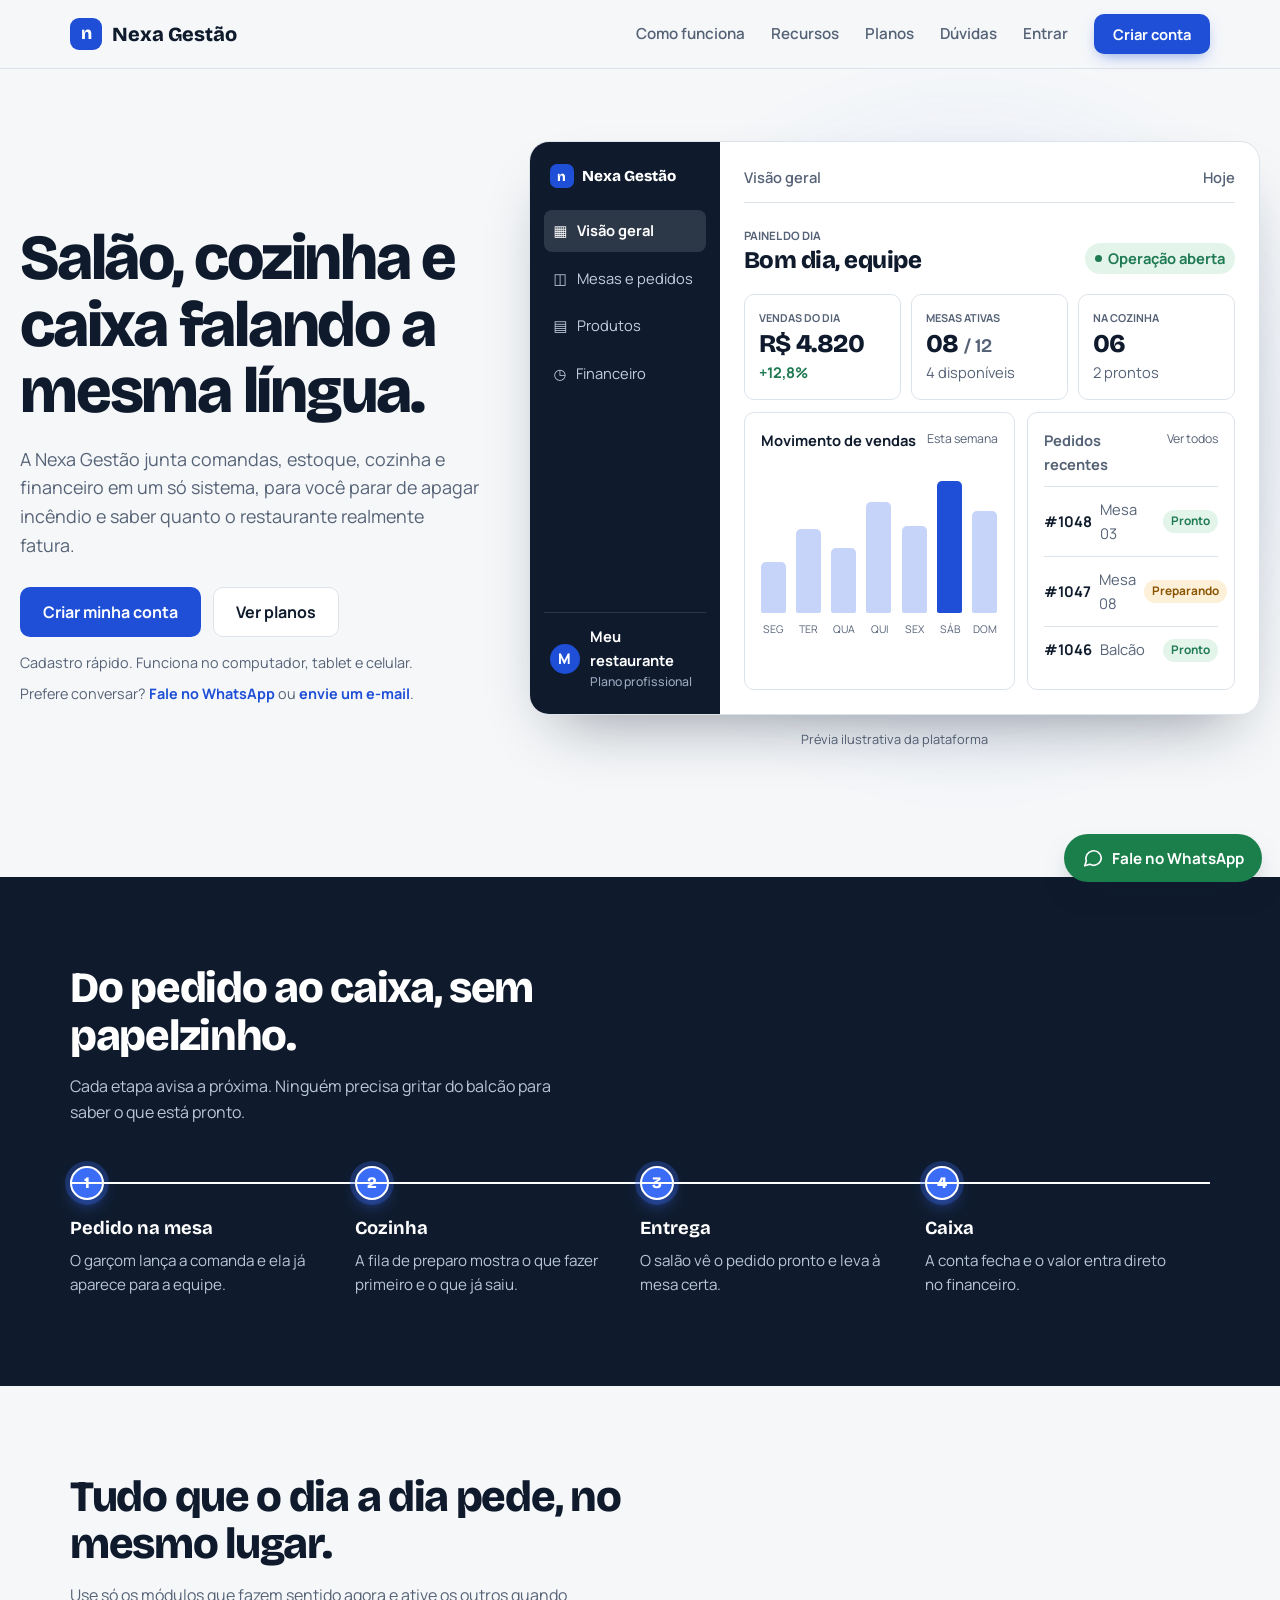
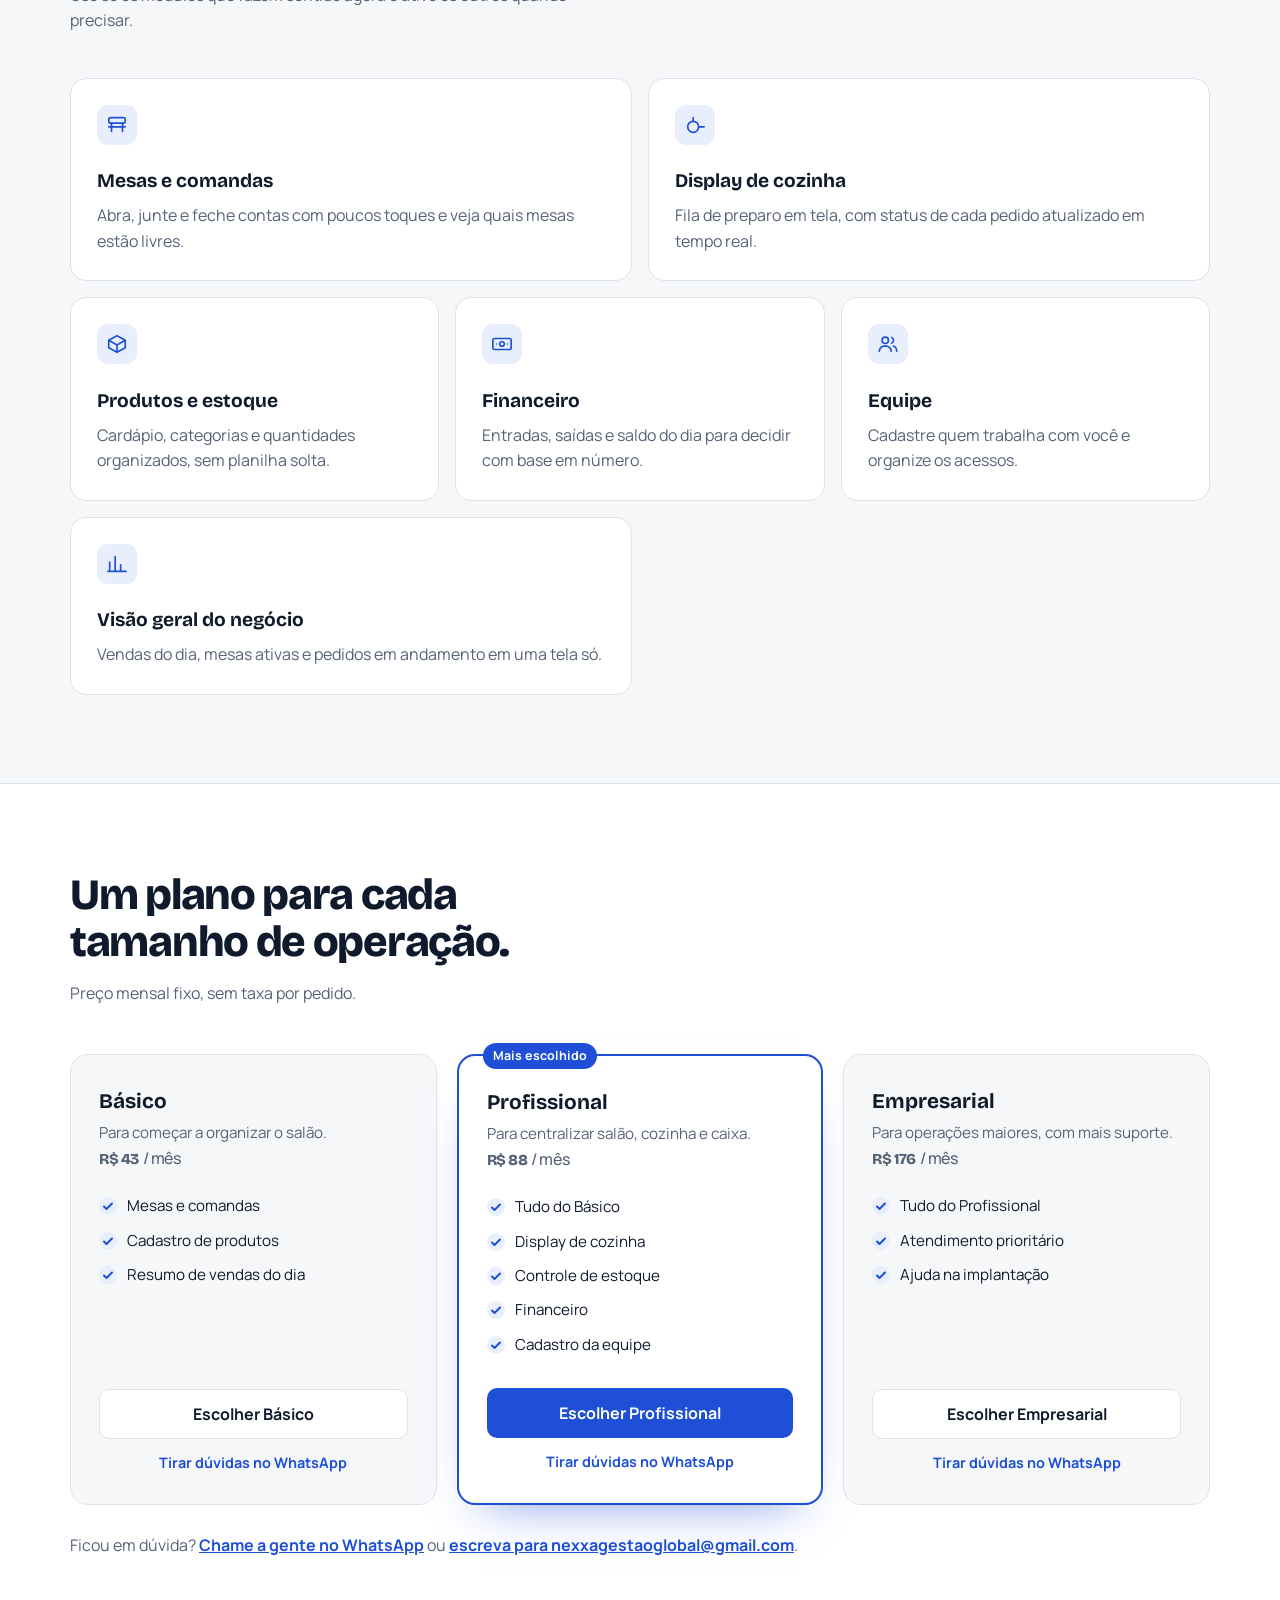
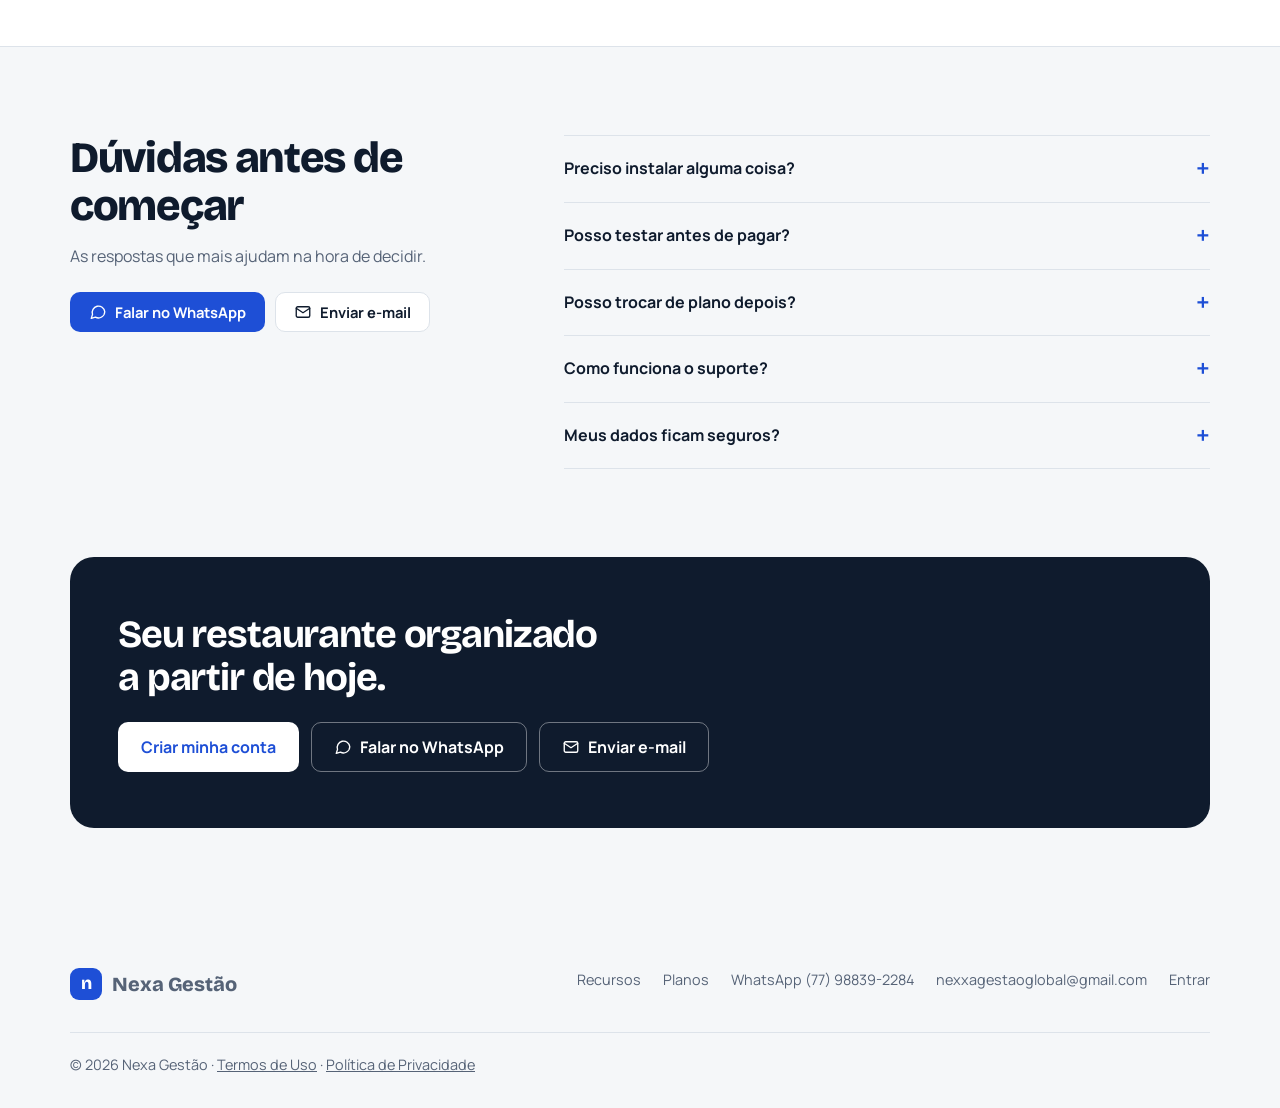
<file: frontend/index.html>
<!DOCTYPE html>
<html lang="pt-BR">
<head>
<meta charset="UTF-8">
<meta name="viewport" content="width=device-width, initial-scale=1.0">
<title>Nexa Gestão | Sistema de gestão para restaurantes</title>
<meta name="description" content="Comandas, cozinha, estoque e caixa conectados em um só sistema. Organize o salão e saiba quanto o restaurante realmente lucra.">
<meta property="og:title" content="Nexa Gestão | Sistema de gestão para restaurantes">
<meta property="og:description" content="Do pedido na mesa ao caixa fechado: salão, cozinha e financeiro no mesmo lugar.">
<meta property="og:type" content="website">
<meta name="theme-color" content="#1E4FD6">
<link rel="icon" href="data:image/svg+xml,%3Csvg xmlns='http://www.w3.org/2000/svg' viewBox='0 0 32 32'%3E%3Crect width='32' height='32' rx='8' fill='%231E4FD6'/%3E%3Ctext x='16' y='23' font-size='20' font-weight='800' text-anchor='middle' fill='white' font-family='sans-serif'%3En%3C/text%3E%3C/svg%3E">
<link rel="preconnect" href="https://fonts.googleapis.com">
<link rel="preconnect" href="https://fonts.gstatic.com" crossorigin>
<link href="https://fonts.googleapis.com/css2?family=Bricolage+Grotesque:wght@600;800&family=Manrope:wght@400;500;600;700&display=swap" rel="stylesheet">
<style>
:root{--g:#1E4FD6;--g2:#173DAA;--gs:#E8EEFC;--dk:#0F1B2D;--red:#C93A3F;--reds:#FBE5E5;--amb:#8A5300;--ambs:#FDF0D8;--ink:#0F1B2D;--mut:#566377;--line:#DDE3EA;--bg:#F5F7F9;--w:1140px}
*,*::before,*::after{box-sizing:border-box}
html{scroll-behavior:smooth;scroll-padding-top:80px}
body{margin:0;font:400 1rem/1.6 Manrope,system-ui,sans-serif;color:var(--ink);background:var(--bg);-webkit-font-smoothing:antialiased}
h1,h2,h3,p,ul{margin:0}ul{padding:0;list-style:none}a{color:inherit}
h1,h2,h3,.brand,.price{font-family:"Bricolage Grotesque",Manrope,sans-serif}
:focus-visible{outline:3px solid #7C9CF0;outline-offset:3px;border-radius:6px}
.wrap{width:min(100% - 40px,var(--w));margin-inline:auto}
.skip{position:absolute;left:12px;top:-60px;background:var(--ink);color:#fff;padding:10px 16px;border-radius:8px;z-index:50}.skip:focus{top:12px}
.ic{width:22px;height:22px;fill:none;stroke:currentColor;stroke-width:1.8;stroke-linecap:round;stroke-linejoin:round;flex:none}
/* header */
header.top{position:sticky;top:0;z-index:20;background:rgba(245,247,249,.92);backdrop-filter:blur(10px);border-bottom:1px solid var(--line)}
header .wrap{display:flex;align-items:center;justify-content:space-between;gap:20px;height:68px}
.brand{display:inline-flex;align-items:center;gap:10px;font-weight:800;font-size:1.25rem;text-decoration:none}
.mark{display:grid;place-items:center;width:32px;height:32px;border-radius:9px;background:var(--g);color:#fff;font-size:1.1rem}
nav.main{display:flex;align-items:center;gap:26px;font-weight:600;font-size:.95rem}
nav.main a{text-decoration:none;color:var(--mut)}nav.main a:hover{color:var(--ink)}
nav.main a.btn-p{color:#fff;box-shadow:0 6px 16px -6px rgba(30,79,214,.6)}nav.main a.btn-p:hover{color:#fff;background:var(--g2)}
.btn{display:inline-flex;align-items:center;justify-content:center;gap:8px;padding:13px 22px;border-radius:10px;font:700 1rem Manrope,sans-serif;text-decoration:none;border:1px solid transparent;transition:background .15s}
.btn-p{background:var(--g);color:#fff}.btn-p:hover{background:var(--g2)}
.btn-o{background:#fff;border-color:var(--line);color:var(--ink)}.btn-o:hover{border-color:var(--ink)}
.btn-s{padding:9px 18px;font-size:.92rem}
/* hero */
.hero{width:min(100% - 40px,1280px);display:grid;grid-template-columns:minmax(0,.85fr) minmax(0,1.35fr);gap:48px;align-items:center;padding-block:72px 88px}
h1{font-size:clamp(2.4rem,5.2vw,4rem);line-height:1.04;letter-spacing:-.035em;font-weight:800}
.lead{margin-top:20px;max-width:48ch;font-size:1.12rem;color:var(--mut)}
.cta{display:flex;flex-wrap:wrap;gap:12px;margin:28px 0 14px}
.micro{font-size:.9rem;color:var(--mut)}
/* comanda */
.stage{position:relative;padding:0 0 40px 0}
.chip{display:inline-flex;align-items:center;gap:6px;padding:3px 10px;border-radius:99px;font-size:.78rem;font-weight:700}
.chip i{width:7px;height:7px;border-radius:50%;background:currentColor}
.c-g{background:#E3F4EB;color:#1F7A52}.c-a{background:var(--ambs);color:var(--amb)}.c-r{background:var(--reds);color:var(--red)}
.c-a i{animation:pulse 1.6s ease-in-out infinite}@keyframes pulse{50%{opacity:.25}}
/* sections */
section{padding-block:88px}
h2.h{font-size:clamp(1.9rem,3.6vw,2.7rem);line-height:1.1;letter-spacing:-.03em;font-weight:800;max-width:20ch}
.sub{margin-top:14px;max-width:52ch;color:var(--mut)}
.flow{background:var(--dk);color:#fff}.flow .sub{color:#B9C5D8}
.steps{display:grid;grid-template-columns:repeat(4,1fr);gap:0;margin-top:48px;counter-reset:s}
.steps li{position:relative;padding:22px 24px 0 0;border-top:2px solid rgba(255,255,255,.25);counter-increment:s}
.steps li::before{content:counter(s);position:absolute;top:-18px;left:0;display:grid;place-items:center;width:34px;height:34px;border-radius:50%;background:#3B6CF5;color:#fff;border:2px solid #fff;font:800 1rem "Bricolage Grotesque",sans-serif;box-shadow:0 0 0 5px rgba(59,108,245,.28),0 8px 18px -6px rgba(59,108,245,.9)}
.steps h3{font-size:1.15rem;margin:8px 0 6px}.steps p{color:#B9C5D8;font-size:.95rem}
.bento{display:grid;grid-template-columns:repeat(6,1fr);gap:16px;margin-top:44px}
.card{grid-column:span 2;background:#fff;border:1px solid var(--line);border-radius:16px;padding:26px}
.card.w{grid-column:span 3}
.card .ic{width:40px;height:40px;padding:9px;border-radius:11px;background:var(--gs);color:var(--g);margin-bottom:14px}
.card h3{font-size:1.2rem;margin-bottom:6px}.card p{color:var(--mut)}
/* plans */
.plans{background:#fff;border-block:1px solid var(--line)}
.pg{display:grid;grid-template-columns:repeat(3,1fr);gap:20px;margin-top:48px}
.plan{position:relative;display:flex;flex-direction:column;padding:30px 28px;background:var(--bg);border:1px solid var(--line);border-radius:18px}
.plan.f{background:#fff;border:2px solid var(--g);box-shadow:0 24px 48px -28px rgba(30,79,214,.6)}
.plan .chip{position:absolute;top:-13px;left:24px;background:var(--g);color:#fff}
.plan h3{font-size:1.3rem}.plan>p{color:var(--mut);font-size:.95rem;margin-top:2px}
.price{margin:16px 0 18px;font-size:2.8rem;font-weight:800;letter-spacing:-.03em}.price small{font:500 1rem Manrope;color:var(--mut);margin-left:4px}
.plan li{display:flex;gap:10px;padding:5px 0;font-size:.95rem}
.plan li::before{content:"";flex:none;width:18px;height:18px;margin-top:3px;border-radius:50%;background:var(--gs) url("data:image/svg+xml,%3Csvg xmlns='http://www.w3.org/2000/svg' viewBox='0 0 18 18'%3E%3Cpath d='M5 9.5l2.5 2.5L13 6.5' fill='none' stroke='%231E4FD6' stroke-width='2' stroke-linecap='round' stroke-linejoin='round'/%3E%3C/svg%3E")}
.plan .btn{margin-top:auto}.plan ul{margin-bottom:26px}
.note{margin-top:28px;color:var(--mut)}.note a{color:var(--g);font-weight:700}
/* faq */
.faq{display:grid;grid-template-columns:minmax(0,.8fr) minmax(0,1.2fr);gap:64px}
details{border-bottom:1px solid var(--line)}details:first-child{border-top:1px solid var(--line)}
summary{display:flex;justify-content:space-between;gap:20px;padding:20px 0;font-weight:700;cursor:pointer;list-style:none}
summary::-webkit-details-marker{display:none}
summary::after{content:"+";font-size:1.5rem;line-height:1;color:var(--g);transition:transform .2s}
details[open] summary::after{transform:rotate(45deg)}
details p{padding-bottom:20px;max-width:58ch;color:var(--mut)}
/* final cta + footer */
.final{background:var(--dk);color:#fff;border-radius:24px;padding:56px 48px;display:flex;flex-wrap:wrap;gap:24px;align-items:center;justify-content:space-between}
.final h2{font-size:clamp(1.7rem,3.2vw,2.4rem);line-height:1.1;letter-spacing:-.03em;max-width:20ch}
.final .btn{background:#fff;color:var(--g)}.final .btn:hover{background:var(--gs)}
footer{padding:20px 0 32px;color:var(--mut);font-size:.9rem}
.fm{display:flex;flex-wrap:wrap;justify-content:space-between;gap:20px;padding-block:32px;border-bottom:1px solid var(--line)}
.fm nav{display:flex;flex-wrap:wrap;gap:22px}.fm a{text-decoration:none}.fm nav a:hover{color:var(--ink);text-decoration:underline}
.fb{padding-top:20px}
 
/* animações */
.blobs::before{content:"";position:absolute;inset:-10% -10% 0 10%;background:radial-gradient(closest-side,rgba(30,79,214,.18),transparent);filter:blur(30px);z-index:-1;animation:drift 9s ease-in-out infinite alternate}
@keyframes drift{to{transform:translate(-6%,8%) scale(1.12)}}
@keyframes up{from{opacity:0;transform:translateY(22px)}}
@keyframes slide{from{opacity:0;transform:translateX(18px)}}
@keyframes float{50%{transform:translateY(-8px)}}
.hero>div:first-child>*{animation:up .7s cubic-bezier(.2,.7,.2,1) both}
.hero>div:first-child>:nth-child(2){animation-delay:.12s}.hero>div:first-child>:nth-child(3){animation-delay:.24s}.hero>div:first-child>:nth-child(4){animation-delay:.36s}.hero>div:first-child>:nth-child(5){animation-delay:.46s}
.chip b{font-weight:700}.chip{transition:background .4s,color .4s}
header.top{transition:box-shadow .3s}header.top.sc{box-shadow:0 8px 24px -16px rgba(15,27,45,.4)}
.btn{transition:background .15s,transform .2s,box-shadow .2s}
.btn-p:hover,.btn-o:hover{transform:translateY(-2px);box-shadow:0 10px 20px -10px rgba(30,79,214,.55)}
.js .rv{opacity:0;transform:translateY(26px);transition:opacity .7s var(--d,0s) ease,transform .7s var(--d,0s) cubic-bezier(.2,.7,.2,1)}
.js .rv.in{opacity:1;transform:none}
.card,.plan{transition:transform .25s,box-shadow .25s,border-color .25s,opacity .7s var(--d,0s),transform .7s var(--d,0s)}
.js .card.in:hover,.js .plan.in:hover{transform:translateY(-6px);transition:transform .25s,box-shadow .25s,border-color .25s}
.card:hover{border-color:var(--g);box-shadow:0 20px 40px -24px rgba(30,79,214,.5)}
.card .ic{transition:transform .3s,background .3s,color .3s}.card:hover .ic{transform:rotate(-8deg) scale(1.1);background:var(--g);color:#fff}
.steps li::after{content:"";position:absolute;left:0;right:0;top:-2px;height:2px;background:#fff;transform:scaleX(0);transform-origin:left;transition:transform 1s .3s ease}
.steps li.in::after{transform:scaleX(1)}
 
/* painel */
.stage{position:relative}
.dash{display:grid;grid-template-columns:190px minmax(0,1fr);background:#fff;border:1px solid var(--line);border-radius:20px;overflow:hidden;box-shadow:0 30px 60px -28px rgba(15,27,45,.45);font-size:.92rem;min-height:440px;animation:up .8s .2s cubic-bezier(.2,.7,.2,1) both,float 7s 1.2s ease-in-out infinite}
.pv-side{display:flex;flex-direction:column;gap:6px;padding:22px 14px;background:var(--dk);color:#C3CEDF}
.pv-brand{display:flex;align-items:center;gap:8px;margin-bottom:16px;padding-inline:6px;color:#fff;font:800 .95rem "Bricolage Grotesque",sans-serif}
.pv-brand .mark{width:24px;height:24px;border-radius:7px;font-size:.85rem}
.pv-nav{display:flex;gap:10px;padding:9px 10px;border-radius:8px;transition:background .2s}
.pv-nav.sel{background:rgba(255,255,255,.12);color:#fff;font-weight:700}
.pv-prof{display:flex;align-items:center;gap:10px;margin-top:auto;padding:12px 6px 0;border-top:1px solid rgba(255,255,255,.12);color:#fff;font-weight:700}
.pv-prof small{display:block;font-weight:500;color:#9AA9C0}
.av{display:grid;place-items:center;flex:none;width:30px;height:30px;border-radius:50%;background:var(--g);font-weight:800}
.pv-main{padding:24px;min-width:0}
.pv-top{display:flex;justify-content:space-between;padding-bottom:12px;border-bottom:1px solid var(--line);color:var(--mut);font-weight:600}
.pv-head{display:flex;flex-wrap:wrap;justify-content:space-between;align-items:flex-end;gap:12px;margin:20px 0}
.pv-head small{color:var(--mut);font-size:.72rem;font-weight:700}
.pv-h{font:800 1.5rem "Bricolage Grotesque",sans-serif;letter-spacing:-.02em}
.pv-st{display:inline-flex;align-items:center;gap:6px;padding:4px 10px;border-radius:99px;background:#E3F4EB;color:#1F7A52;font-weight:700;white-space:nowrap}
.pv-st i{width:7px;height:7px;border-radius:50%;background:currentColor;animation:pulse 1.6s ease-in-out infinite}
.pv-met{display:grid;grid-template-columns:repeat(3,1fr);gap:10px}
.pv-met>div{padding:14px;min-width:0;border:1px solid var(--line);border-radius:10px;animation:up .6s both}
.pv-met>div:nth-child(1){animation-delay:.6s}.pv-met>div:nth-child(2){animation-delay:.75s}.pv-met>div:nth-child(3){animation-delay:.9s}
.pv-met small{display:block;color:var(--mut);font-size:.68rem;font-weight:700}
.pv-met strong{display:block;margin:2px 0;font:800 1.6rem "Bricolage Grotesque",sans-serif;letter-spacing:-.02em;white-space:nowrap}
.pv-met strong span{font-size:.75em;font-weight:600;color:var(--mut)}
.up{color:#1F7A52;font-weight:700}.lb{color:var(--mut)}
.pv-pan{display:grid;grid-template-columns:1.3fr 1fr;gap:12px;margin-top:12px}
.pv-box{padding:16px;border:1px solid var(--line);border-radius:10px;min-width:0}
.pt{display:flex;justify-content:space-between;gap:8px;margin-bottom:10px}.pt span{font-weight:700}.pt small{color:var(--mut)}
.bars{display:flex;align-items:flex-end;gap:10px;height:150px}
.bars i{flex:1;background:#C5D4F8;border-radius:5px 5px 2px 2px;transform-origin:bottom;animation:grow .9s cubic-bezier(.2,.7,.2,1) both;transition:background .2s}
.bars i:nth-child(6){background:var(--g)}.bars i:hover{background:var(--g2)}
.bars i:nth-child(1){animation-delay:1s}.bars i:nth-child(2){animation-delay:1.08s}.bars i:nth-child(3){animation-delay:1.16s}.bars i:nth-child(4){animation-delay:1.24s}.bars i:nth-child(5){animation-delay:1.32s}.bars i:nth-child(6){animation-delay:1.4s}.bars i:nth-child(7){animation-delay:1.48s}
@keyframes grow{from{transform:scaleY(0)}}
.bl{display:flex;gap:10px;margin-top:8px;font-size:.66rem;color:var(--mut)}.bl span{flex:1;text-align:center}
.pv-ord>div:not(.pt){display:flex;align-items:center;gap:8px;padding:11px 0;border-top:1px solid var(--line);animation:slide .5s both}
.pv-ord>div:nth-child(2){animation-delay:1.2s}.pv-ord>div:nth-child(3){animation-delay:1.4s}.pv-ord>div:nth-child(4){animation-delay:1.6s}
.pv-ord span{flex:1;color:var(--mut)}
.pv-ord i{font-style:normal;font-size:.74rem;font-weight:700;padding:2px 8px;border-radius:99px}
.ok{background:#E3F4EB;color:#1F7A52}.wk{background:var(--ambs);color:var(--amb);animation:pulse 1.6s ease-in-out infinite}
.pv-cap{margin-top:14px;text-align:center;font-size:.8rem;color:var(--mut)}
/* contato (WhatsApp e e-mail) */
.btn .ic{width:18px;height:18px}
.hero-talk{margin-top:8px;font-size:.9rem;color:var(--mut)}
.hero-talk a{color:var(--g);font-weight:700;text-decoration:none}.hero-talk a:hover{text-decoration:underline}
.plan-talk{display:block;margin-top:12px;text-align:center;font-size:.9rem;font-weight:700;color:var(--g);text-decoration:none}.plan-talk:hover{text-decoration:underline}
.faq-cta{display:flex;flex-wrap:wrap;gap:10px;margin-top:22px}
.final .acts{display:flex;flex-wrap:wrap;gap:12px}
.final .btn-w{background:transparent;color:#fff;border-color:rgba(255,255,255,.4)}.final .btn-w:hover{background:rgba(255,255,255,.12);border-color:#fff}
.wa{position:fixed;right:18px;bottom:18px;z-index:30;display:inline-flex;align-items:center;gap:8px;padding:13px 18px;border-radius:99px;background:#1A7F4B;color:#fff;font:700 .95rem Manrope,sans-serif;text-decoration:none;box-shadow:0 14px 28px -12px rgba(15,27,45,.55);transition:transform .2s,background .2s}
.wa:hover{background:#146A3D;transform:translateY(-2px)}
.wa .ic{width:22px;height:22px}
@media(max-width:640px){.dash{grid-template-columns:1fr;min-height:0;font-size:.85rem}.pv-side{display:none}.pv-main{padding:16px}.pv-met,.pv-pan{grid-template-columns:1fr}.bars{height:120px}}
@media(max-width:1100px){.hero{grid-template-columns:1fr;gap:44px;padding-block:44px 64px}.stage{max-width:820px}}
@media(max-width:960px){
.hero,.faq{grid-template-columns:1fr;gap:44px}.hero{padding-block:44px 64px}
.steps{grid-template-columns:1fr 1fr;row-gap:40px}
.bento{grid-template-columns:1fr 1fr}.card,.card.w{grid-column:auto}
.pg{grid-template-columns:1fr;max-width:460px;margin-inline:auto}
}
@media(max-width:640px){
nav.main a:not(.btn){display:none}section{padding-block:60px}
.steps,.bento{grid-template-columns:1fr}
.final{padding:36px 26px}
.wa span{display:none}.wa{padding:14px}
}
@media(prefers-reduced-motion:reduce){html{scroll-behavior:auto}*{animation:none!important;transition:none!important}}
</style>
</head>
<body>
<svg width="0" height="0" style="position:absolute" aria-hidden="true">
<symbol id="i-table" viewBox="0 0 24 24"><rect x="3" y="4" width="18" height="6" rx="2"/><path d="M6 10v9M18 10v9M3 14h18"/></symbol>
<symbol id="i-box" viewBox="0 0 24 24"><path d="M21 8l-9-5-9 5v8l9 5 9-5zM3 8l9 5 9-5M12 13v8"/></symbol>
<symbol id="i-pan" viewBox="0 0 24 24"><circle cx="10" cy="14" r="6"/><path d="M16 14h6M10 8V4"/></symbol>
<symbol id="i-cash" viewBox="0 0 24 24"><rect x="2" y="6" width="20" height="12" rx="2"/><circle cx="12" cy="12" r="2.5"/><path d="M6 12h.01M18 12h.01"/></symbol>
<symbol id="i-team" viewBox="0 0 24 24"><circle cx="9" cy="8" r="3.5"/><path d="M2.5 20c0-3.5 3-6 6.5-6s6.5 2.5 6.5 6M16 4.8a3.5 3.5 0 010 6.4M18 14.3c2 .8 3.5 2.7 3.5 5.7"/></symbol>
<symbol id="i-chart" viewBox="0 0 24 24"><path d="M4 20V10M10 20V4M16 20v-7M22 20H2"/></symbol>
<symbol id="i-chat" viewBox="0 0 24 24"><path d="M21 11.5a8.4 8.4 0 0 1-12.4 7.4L3 20.5l1.7-5.3A8.4 8.4 0 1 1 21 11.5z"/></symbol>
<symbol id="i-mail" viewBox="0 0 24 24"><rect x="3" y="5" width="18" height="14" rx="2"/><path d="m3 7 9 6 9-6"/></symbol>
</svg>
<a class="skip" href="#main">Ir para o conteúdo</a>
<header class="top"><div class="wrap">
<a class="brand" href="index.html" aria-label="Nexa Gestão, página inicial"><span class="mark" aria-hidden="true">n</span>Nexa Gestão</a>
<nav class="main" aria-label="Principal">
<a href="#fluxo">Como funciona</a><a href="#recursos">Recursos</a><a href="#planos">Planos</a><a href="#duvidas">Dúvidas</a>
<a href="pages/login.html">Entrar</a><a class="btn btn-p btn-s" href="pages/register.html">Criar conta</a>
</nav></div></header>
 
<main id="main">
<div class="wrap hero">
<div>
<h1>Salão, cozinha e caixa falando a mesma língua.</h1>
<p class="lead">A Nexa Gestão junta comandas, estoque, cozinha e financeiro em um só sistema, para você parar de apagar incêndio e saber quanto o restaurante realmente fatura.</p>
<div class="cta"><a class="btn btn-p" href="pages/register.html">Criar minha conta</a><a class="btn btn-o" href="#planos">Ver planos</a></div>
<p class="micro">Cadastro rápido. Funciona no computador, tablet e celular.</p>
<p class="hero-talk">Prefere conversar? <a href="https://wa.me/5577988392284?text=Ol%C3%A1!%20Vim%20pelo%20site%20e%20quero%20conhecer%20a%20Nexa%20Gest%C3%A3o." target="_blank" rel="noopener">Fale no WhatsApp</a> ou <a href="mailto:nexxagestaoglobal@gmail.com?subject=Contato%20pelo%20site%20Nexa%20Gest%C3%A3o">envie um e-mail</a>.</p>
</div>
<div class="stage blobs" role="img" aria-label="Prévia ilustrativa do painel Nexa Gestão">
<div class="dash">
<div class="pv-side">
<div class="pv-brand"><span class="mark">n</span> Nexa Gestão</div>
<div class="pv-nav sel"><span>▦</span> Visão geral</div>
<div class="pv-nav"><span>◫</span> Mesas e pedidos</div>
<div class="pv-nav"><span>▤</span> Produtos</div>
<div class="pv-nav"><span>◷</span> Financeiro</div>
<div class="pv-prof"><span class="av">M</span><span>Meu restaurante<small>Plano profissional</small></span></div>
</div>
<div class="pv-main">
<div class="pv-top"><span>Visão geral</span><span>Hoje</span></div>
<div class="pv-head"><div><small>PAINEL DO DIA</small><div class="pv-h">Bom dia, equipe</div></div><span class="pv-st"><i></i> Operação aberta</span></div>
<div class="pv-met">
<div><small>VENDAS DO DIA</small><strong>R$ 4.820</strong><span class="up">+12,8%</span></div>
<div><small>MESAS ATIVAS</small><strong>08 <span>/ 12</span></strong><span class="lb">4 disponíveis</span></div>
<div><small>NA COZINHA</small><strong>06</strong><span class="lb">2 prontos</span></div>
</div>
<div class="pv-pan">
<div class="pv-box"><div class="pt"><span>Movimento de vendas</span><small>Esta semana</small></div>
<div class="bars"><i style="height:34%"></i><i style="height:56%"></i><i style="height:43%"></i><i style="height:74%"></i><i style="height:58%"></i><i style="height:88%"></i><i style="height:68%"></i></div>
<div class="bl"><span>SEG</span><span>TER</span><span>QUA</span><span>QUI</span><span>SEX</span><span>SÁB</span><span>DOM</span></div></div>
<div class="pv-box pv-ord"><div class="pt"><span>Pedidos recentes</span><small>Ver todos</small></div>
<div><b>#1048</b><span>Mesa 03</span><i class="ok">Pronto</i></div>
<div><b>#1047</b><span>Mesa 08</span><i class="wk">Preparando</i></div>
<div><b>#1046</b><span>Balcão</span><i class="ok">Pronto</i></div></div>
</div></div></div>
<p class="pv-cap">Prévia ilustrativa da plataforma</p>
</div>
</div>
 
<section class="flow" id="fluxo"><div class="wrap">
<h2 class="h rv">Do pedido ao caixa, sem papelzinho.</h2>
<p class="sub rv">Cada etapa avisa a próxima. Ninguém precisa gritar do balcão para saber o que está pronto.</p>
<ol class="steps" style="margin-bottom:0;padding:0;list-style:none;margin-top:56px">
<li class="rv"><h3>Pedido na mesa</h3><p>O garçom lança a comanda e ela já aparece para a equipe.</p></li>
<li class="rv"><h3>Cozinha</h3><p>A fila de preparo mostra o que fazer primeiro e o que já saiu.</p></li>
<li class="rv"><h3>Entrega</h3><p>O salão vê o pedido pronto e leva à mesa certa.</p></li>
<li class="rv"><h3>Caixa</h3><p>A conta fecha e o valor entra direto no financeiro.</p></li>
</ol></div></section>
 
<section id="recursos"><div class="wrap">
<h2 class="h rv">Tudo que o dia a dia pede, no mesmo lugar.</h2>
<p class="sub rv">Use só os módulos que fazem sentido agora e ative os outros quando precisar.</p>
<div class="bento">
<article class="rv card w"><svg class="ic"><use href="#i-table"/></svg><h3>Mesas e comandas</h3><p>Abra, junte e feche contas com poucos toques e veja quais mesas estão livres.</p></article>
<article class="rv card w"><svg class="ic"><use href="#i-pan"/></svg><h3>Display de cozinha</h3><p>Fila de preparo em tela, com status de cada pedido atualizado em tempo real.</p></article>
<article class="rv card"><svg class="ic"><use href="#i-box"/></svg><h3>Produtos e estoque</h3><p>Cardápio, categorias e quantidades organizados, sem planilha solta.</p></article>
<article class="rv card"><svg class="ic"><use href="#i-cash"/></svg><h3>Financeiro</h3><p>Entradas, saídas e saldo do dia para decidir com base em número.</p></article>
<article class="rv card"><svg class="ic"><use href="#i-team"/></svg><h3>Equipe</h3><p>Cadastre quem trabalha com você e organize os acessos.</p></article>
<article class="rv card w"><svg class="ic"><use href="#i-chart"/></svg><h3>Visão geral do negócio</h3><p>Vendas do dia, mesas ativas e pedidos em andamento em uma tela só.</p></article>
</div></div></section>
 
<section class="plans" id="planos"><div class="wrap">
<h2 class="h rv">Um plano para cada tamanho de operação.</h2>
<p class="sub rv">Preço mensal fixo, sem taxa por pedido.</p>
<div class="pg">
<article class="rv plan"><h3>Básico</h3><p>Para começar a organizar o salão.</p><p class="price">R$ <span data-n="49">49</span><small>/ mês</small></p>
<ul><li>Mesas e comandas</li><li>Cadastro de produtos</li><li>Resumo de vendas do dia</li></ul>
<a class="btn btn-o" href="pages/register.html">Escolher Básico</a>
<a class="plan-talk" href="https://wa.me/5577988392284?text=Quero%20saber%20mais%20sobre%20o%20plano%20B%C3%A1sico%20da%20Nexa%20Gest%C3%A3o." target="_blank" rel="noopener">Tirar dúvidas no WhatsApp</a></article>
<article class="rv plan f"><span class="chip">Mais escolhido</span><h3>Profissional</h3><p>Para centralizar salão, cozinha e caixa.</p><p class="price">R$ <span data-n="99">99</span><small>/ mês</small></p>
<ul><li>Tudo do Básico</li><li>Display de cozinha</li><li>Controle de estoque</li><li>Financeiro</li><li>Cadastro da equipe</li></ul>
<a class="btn btn-p" href="pages/register.html">Escolher Profissional</a>
<a class="plan-talk" href="https://wa.me/5577988392284?text=Quero%20saber%20mais%20sobre%20o%20plano%20Profissional%20da%20Nexa%20Gest%C3%A3o." target="_blank" rel="noopener">Tirar dúvidas no WhatsApp</a></article>
<article class="rv plan"><h3>Empresarial</h3><p>Para operações maiores, com mais suporte.</p><p class="price">R$ <span data-n="199">199</span><small>/ mês</small></p>
<ul><li>Tudo do Profissional</li><li>Atendimento prioritário</li><li>Ajuda na implantação</li></ul>
<a class="btn btn-o" href="pages/register.html">Escolher Empresarial</a>
<a class="plan-talk" href="https://wa.me/5577988392284?text=Quero%20saber%20mais%20sobre%20o%20plano%20Empresarial%20da%20Nexa%20Gest%C3%A3o." target="_blank" rel="noopener">Tirar dúvidas no WhatsApp</a></article>
</div>
<p class="note rv">Ficou em dúvida? <a href="https://wa.me/5577988392284?text=Ol%C3%A1!%20Tenho%20uma%20d%C3%BAvida%20sobre%20os%20planos%20da%20Nexa%20Gest%C3%A3o." target="_blank" rel="noopener">Chame a gente no WhatsApp</a> ou <a href="mailto:nexxagestaoglobal@gmail.com?subject=D%C3%BAvida%20sobre%20os%20planos%20da%20Nexa%20Gest%C3%A3o">escreva para nexxagestaoglobal@gmail.com</a>.</p>
</div></section>
 
<section id="duvidas"><div class="wrap faq">
<div><h2 class="h rv">Dúvidas antes de começar</h2><p class="sub rv">As respostas que mais ajudam na hora de decidir.</p>
<div class="faq-cta rv"><a class="btn btn-p btn-s" href="https://wa.me/5577988392284?text=Ol%C3%A1!%20Tenho%20uma%20d%C3%BAvida%20sobre%20a%20Nexa%20Gest%C3%A3o." target="_blank" rel="noopener"><svg class="ic" aria-hidden="true"><use href="#i-chat"/></svg>Falar no WhatsApp</a><a class="btn btn-o btn-s" href="mailto:nexxagestaoglobal@gmail.com?subject=D%C3%BAvida%20sobre%20a%20Nexa%20Gest%C3%A3o"><svg class="ic" aria-hidden="true"><use href="#i-mail"/></svg>Enviar e-mail</a></div></div>
<div>
<details class="rv"><summary>Preciso instalar alguma coisa?</summary><p>Não. O sistema abre no navegador do computador, tablet ou celular.</p></details>
<details class="rv"><summary>Posso testar antes de pagar?</summary><p>Crie sua conta e explore a plataforma. Para condições de teste, fale com a equipe pelo WhatsApp.</p></details>
<details class="rv"><summary>Posso trocar de plano depois?</summary><p>Sim. Você pode começar no Básico e migrar quando a operação crescer.</p></details>
<details class="rv"><summary>Como funciona o suporte?</summary><p>O atendimento é feito por WhatsApp e e-mail. O plano Empresarial tem prioridade.</p></details>
<details class="rv"><summary>Meus dados ficam seguros?</summary><p>Cada restaurante acessa apenas os próprios dados, com login e senha. Detalhes na Política de Privacidade.</p></details>
</div></div></section>
 
<div class="wrap" style="padding-bottom:88px"><div class="final rv">
<h2>Seu restaurante organizado a partir de hoje.</h2>
<div class="acts"><a class="btn" href="pages/register.html">Criar minha conta</a><a class="btn btn-w" href="https://wa.me/5577988392284?text=Ol%C3%A1!%20Quero%20conhecer%20a%20Nexa%20Gest%C3%A3o." target="_blank" rel="noopener"><svg class="ic" aria-hidden="true"><use href="#i-chat"/></svg>Falar no WhatsApp</a><a class="btn btn-w" href="mailto:nexxagestaoglobal@gmail.com?subject=Contato%20pelo%20site%20Nexa%20Gest%C3%A3o"><svg class="ic" aria-hidden="true"><use href="#i-mail"/></svg>Enviar e-mail</a></div></div></div>
</main>
 
<footer><div class="wrap">
<div class="fm"><a class="brand" href="index.html"><span class="mark" aria-hidden="true">n</span>Nexa Gestão</a>
<nav aria-label="Rodapé"><a href="#recursos">Recursos</a><a href="#planos">Planos</a><a href="https://wa.me/5577988392284" target="_blank" rel="noopener">WhatsApp (77) 98839-2284</a><a href="mailto:nexxagestaoglobal@gmail.com">nexxagestaoglobal@gmail.com</a><a href="pages/login.html">Entrar</a></nav></div>
<div class="fb">© 2026 Nexa Gestão · <a href="termos.html">Termos de Uso</a> · <a href="privacidade.html">Política de Privacidade</a></div>
</div></footer>
 
<a class="wa" href="https://wa.me/5577988392284?text=Ol%C3%A1!%20Vim%20pelo%20site%20e%20quero%20conhecer%20a%20Nexa%20Gest%C3%A3o." target="_blank" rel="noopener" aria-label="Falar no WhatsApp"><svg class="ic" aria-hidden="true"><use href="#i-chat"/></svg><span>Fale no WhatsApp</span></a>
 
<script>
(function(){
var d=document.documentElement,rm=matchMedia('(prefers-reduced-motion:reduce)').matches;
d.classList.add('js');
var hd=document.querySelector('header.top');
addEventListener('scroll',function(){hd.classList.toggle('sc',scrollY>8)},{passive:true});
var io=new IntersectionObserver(function(es){es.forEach(function(e){
 if(!e.isIntersecting)return;var t=e.target;t.classList.add('in');io.unobserve(t);
 t.querySelectorAll('[data-n]').forEach(count);
})},{threshold:.15});
document.querySelectorAll('.rv').forEach(function(el){
 var sib=[].filter.call(el.parentNode.children,function(c){return c.classList.contains('rv')});
 el.style.setProperty('--d',(sib.indexOf(el)%6)*.09+'s');io.observe(el)});
function count(el){var n=+el.dataset.n;if(rm){return}
 var t0=performance.now();(function f(t){var p=Math.min((t-t0)/900,1);
 el.textContent=Math.round(n*(1-Math.pow(1-p,3)));if(p<1)requestAnimationFrame(f)})(t0)}
})();
</script>
</body>
</html>
</file>
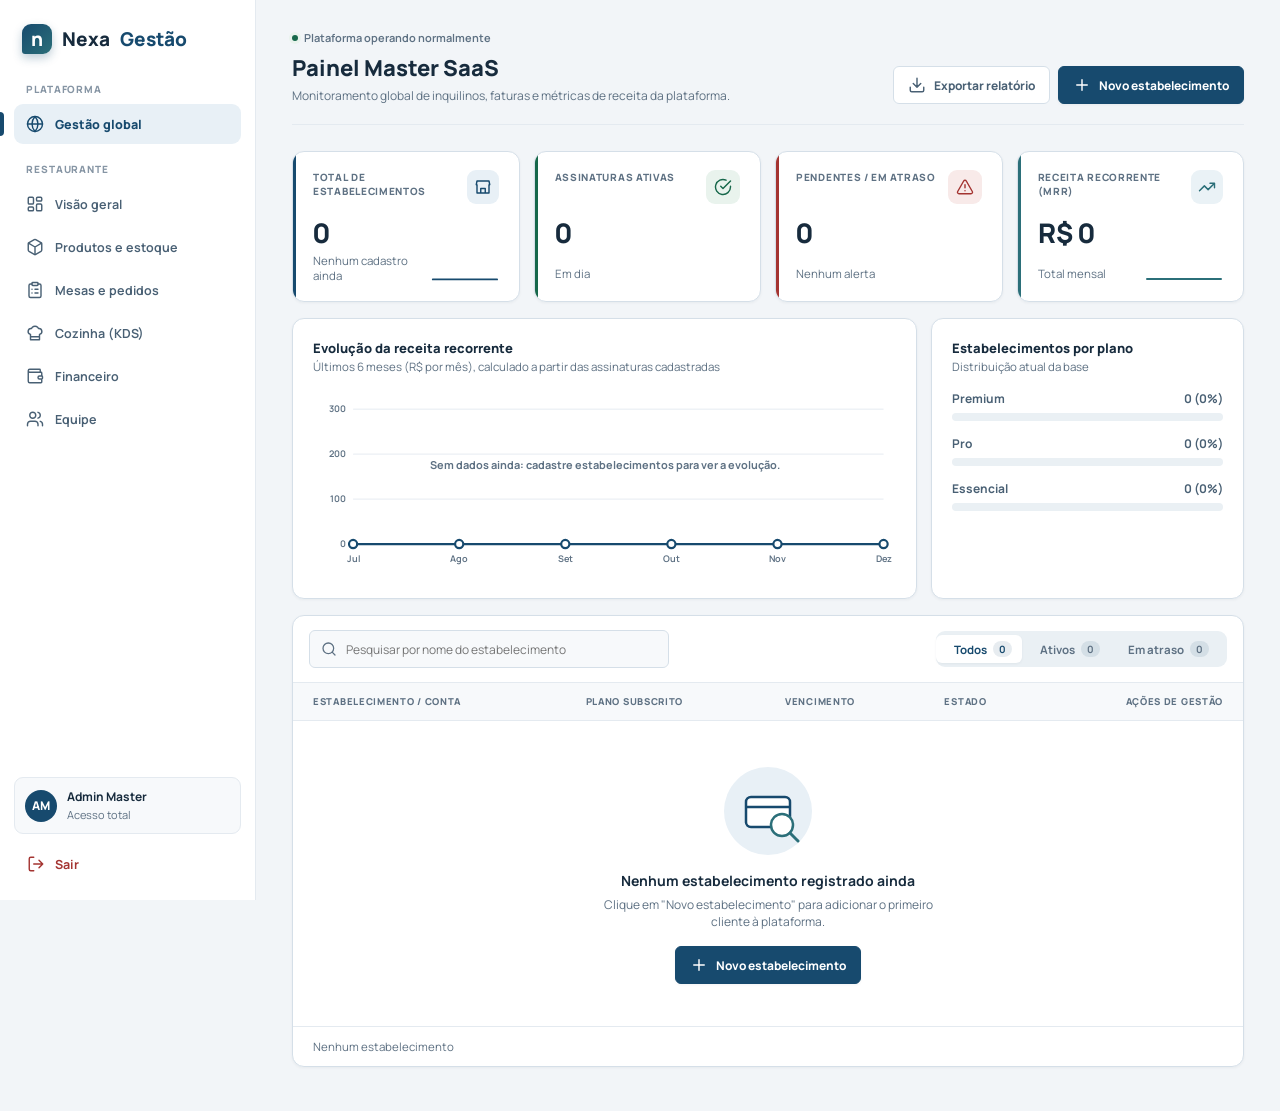
<file: frontend/admin_saas.html>
<!DOCTYPE html>
<html lang="pt-BR">
<head>
<meta charset="UTF-8">
<meta name="viewport" content="width=device-width, initial-scale=1.0">
<meta name="robots" content="noindex, nofollow">
<title>Nexa Gestão — Painel Master SaaS</title>
<link rel="stylesheet" href="https://fonts.googleapis.com/css2?family=Manrope:wght@400;500;600;700;800&display=swap">
<style>
/* ===== Tokens ===== */
:root{
--color-primary:#174a6e;--color-primary-hover:#103c5b;--color-primary-light:#e8f0f6;--color-secondary:#2b6f79;
--color-background:#f2f5f8;--color-background-alt:#eaf0f4;--color-surface:#fff;--color-surface-subtle:#f7f9fb;--color-surface-hover:#eff4f7;
--color-border:#d5dfe8;--color-divider:#e4eaf0;
--color-text:#172b3d;--color-text-secondary:#496074;--color-text-muted:#5e7183;--color-text-disabled:#8695a4;
--color-success:#17684b;--color-success-bg:#e9f3ed;--color-danger:#a43431;--color-danger-bg:#f8eae9;--color-info:#205f7b;--color-info-bg:#eaf2f6;
--color-focus-ring:rgba(23,74,110,.24);--color-overlay:rgba(13,32,48,.48);
--shadow-sm:0 1px 3px rgba(23,43,61,.05);--shadow-md:0 8px 22px rgba(23,43,61,.08);--shadow-lg:0 18px 40px rgba(23,43,61,.13);
--radius-sm:6px;--radius-md:9px;--radius-lg:12px;--ease:cubic-bezier(.2,.7,.2,1);--transition:180ms ease;
}
*{box-sizing:border-box;margin:0;padding:0;font-family:'Manrope','Segoe UI',system-ui,sans-serif}
body{display:flex;min-height:100vh;background:var(--color-background);color:var(--color-text);font-size:13px;-webkit-font-smoothing:antialiased}
.icon{width:18px;height:18px;fill:none;stroke:currentColor;stroke-width:1.9;stroke-linecap:round;stroke-linejoin:round;flex:none}
button{font:inherit;cursor:pointer}
:focus-visible{outline:3px solid var(--color-focus-ring);outline-offset:2px}
.sr{position:absolute;width:1px;height:1px;overflow:hidden;clip:rect(0,0,0,0);white-space:nowrap}

/* ===== Sidebar ===== */
aside{position:sticky;top:0;width:256px;min-width:256px;height:100vh;padding:24px 14px 16px;background:var(--color-surface);border-right:1px solid var(--color-divider);display:flex;flex-direction:column;justify-content:space-between}
.logo{display:flex;align-items:center;gap:10px;padding:0 8px;margin-bottom:28px;font-size:19px;font-weight:800}
.logo::before{content:'n';display:grid;place-items:center;width:30px;height:30px;border-radius:9px 9px 9px 3px;background:linear-gradient(135deg,var(--color-primary),var(--color-secondary));color:#fff;font-size:19px;box-shadow:0 4px 10px rgba(23,74,110,.28)}
.logo span{color:var(--color-primary)}
.nav-group{margin-bottom:18px}
.nav-label{padding:0 12px 8px;color:var(--color-text-disabled);font-size:10px;font-weight:800;letter-spacing:.9px;text-transform:uppercase}
.nav-links{list-style:none;display:flex;flex-direction:column;gap:3px}
.nav-links a{position:relative;display:flex;align-items:center;gap:11px;min-height:40px;padding:9px 12px;border-radius:var(--radius-md);color:var(--color-text-secondary);font-size:12.5px;font-weight:650;text-decoration:none;transition:color var(--transition),background var(--transition),transform var(--transition)}
.nav-links a:hover{background:var(--color-surface-hover);color:var(--color-primary)}
.nav-links a.active{background:var(--color-primary-light);color:var(--color-primary);font-weight:800}
.nav-links a.active::before{content:'';position:absolute;left:-14px;top:20%;bottom:20%;width:4px;border-radius:0 4px 4px 0;background:var(--color-primary)}
.side-foot{display:flex;flex-direction:column;gap:10px}
.user-chip{display:flex;align-items:center;gap:10px;padding:10px;border:1px solid var(--color-divider);border-radius:var(--radius-md);background:var(--color-surface-subtle)}
.user-chip .av{display:grid;place-items:center;width:32px;height:32px;border-radius:50%;background:var(--color-primary);color:#fff;font-weight:800;font-size:12px}
.user-chip b{display:block;font-size:12px}.user-chip small{color:var(--color-text-muted);font-size:11px}
.logout-btn{display:flex;align-items:center;gap:10px;width:100%;padding:10px 12px;border:1px solid transparent;border-radius:var(--radius-md);background:transparent;color:var(--color-danger);font-size:12.5px;font-weight:700;transition:var(--transition)}
.logout-btn:hover{background:var(--color-danger-bg)}

/* ===== Main ===== */
main{flex:1;min-width:0;padding:30px 36px 44px}
.page-head{display:flex;justify-content:space-between;align-items:flex-end;gap:20px;flex-wrap:wrap;margin-bottom:26px;padding-bottom:20px;border-bottom:1px solid var(--color-divider)}
.crumb{display:flex;align-items:center;gap:6px;margin-bottom:8px;color:var(--color-text-muted);font-size:11px;font-weight:650}
.crumb i{width:6px;height:6px;border-radius:50%;background:var(--color-success);box-shadow:0 0 0 3px var(--color-success-bg)}
h1{font-size:22px;font-weight:800}
.sub{margin-top:4px;color:var(--color-text-muted);font-size:12px}
.actions{display:flex;gap:8px;flex-wrap:wrap}
.btn{position:relative;overflow:hidden;display:inline-flex;align-items:center;justify-content:center;gap:8px;min-height:38px;padding:8px 14px;border-radius:var(--radius-sm);font-size:12px;font-weight:750;border:1px solid var(--color-border);background:var(--color-surface);color:var(--color-text-secondary);transition:transform var(--transition),box-shadow var(--transition),border-color var(--transition),background var(--transition)}
.btn:hover{border-color:var(--color-primary);background:var(--color-surface-hover);transform:translateY(-1px)}
.btn.primary{background:var(--color-primary);border-color:var(--color-primary);color:#fff;box-shadow:var(--shadow-sm)}
.btn.primary:hover{background:var(--color-primary-hover);box-shadow:var(--shadow-md)}
.btn.primary::after{content:'';position:absolute;inset:0;background:linear-gradient(110deg,transparent 30%,rgba(255,255,255,.28) 50%,transparent 70%);transform:translateX(-120%);pointer-events:none}
.btn.primary:hover::after{transform:translateX(120%);transition:transform .7s ease}

/* Métricas */
.metrics{display:grid;grid-template-columns:repeat(auto-fit,minmax(min(100%,215px),1fr));gap:14px;margin-bottom:16px}
.card{position:relative;overflow:hidden;background:var(--color-surface);border:1px solid var(--color-border);border-radius:var(--radius-lg);box-shadow:var(--shadow-sm);transition:transform var(--transition),box-shadow var(--transition)}
.metric{padding:18px 20px}
.metric::before{content:'';position:absolute;inset:0 auto 0 0;width:3px;background:var(--accent);transition:width var(--transition)}
.metric:hover{transform:translateY(-3px);box-shadow:var(--shadow-md)}
.metric:hover::before{width:6px}
.metric .top{display:flex;justify-content:space-between;align-items:flex-start}
.chip{display:grid;place-items:center;width:34px;height:34px;border-radius:var(--radius-md);background:var(--tint);color:var(--accent)}
.m-title{color:var(--color-text-muted);font-size:10px;font-weight:800;letter-spacing:.7px;text-transform:uppercase}
.m-value{margin:10px 0 2px;font-size:27px;font-weight:800;font-variant-numeric:tabular-nums}
.m-foot{display:flex;justify-content:space-between;align-items:flex-end;gap:8px;min-height:28px;color:var(--color-text-muted);font-size:11.5px}
.spark{width:78px;height:28px}
.spark path{fill:none;stroke:var(--accent);stroke-width:2;stroke-linecap:round;stroke-linejoin:round}

/* Gráficos */
.row2{display:grid;grid-template-columns:minmax(0,2fr) minmax(0,1fr);gap:14px;margin-bottom:16px}
.panel{padding:20px}
.panel h2{font-size:13px;font-weight:800}
.panel .hint{color:var(--color-text-muted);font-size:11.5px;margin-top:2px}
.chart{width:100%;height:190px;margin-top:14px;display:block}
.chart .grid{stroke:var(--color-divider);stroke-width:1}
.chart .lbl{fill:var(--color-text-muted);font-size:10px;font-weight:650}
.chart .msg{fill:var(--color-text-muted);font-size:12px;font-weight:700}
.chart .area{fill:url(#ga)}
.chart .line{fill:none;stroke:var(--color-primary);stroke-width:2.6;stroke-linecap:round;stroke-linejoin:round}
.chart .dot{fill:#fff;stroke:var(--color-primary);stroke-width:2.4}
.plans{display:flex;flex-direction:column;gap:14px;margin-top:16px}
.plan-row .t{display:flex;justify-content:space-between;margin-bottom:6px;font-size:12px;font-weight:700;color:var(--color-text-secondary)}
.bar{height:8px;border-radius:8px;background:var(--color-background-alt);overflow:hidden}
.bar i{display:block;height:100%;width:0;border-radius:8px;background:var(--c);transition:width 1s var(--ease)}

/* Tabela */
.toolbar{display:flex;flex-wrap:wrap;align-items:center;justify-content:space-between;gap:12px;padding:14px 16px;border-bottom:1px solid var(--color-divider)}
.search{position:relative;flex:1;min-width:min(100%,260px);max-width:360px}
.search .icon{position:absolute;left:12px;top:50%;transform:translateY(-50%);width:16px;height:16px;color:var(--color-text-muted)}
.search input{width:100%;min-height:38px;padding:8px 12px 8px 36px;border:1px solid var(--color-border);border-radius:var(--radius-sm);background:var(--color-surface-subtle);color:var(--color-text);font-size:12px;transition:var(--transition)}
.search input:focus{outline:none;border-color:var(--color-primary);background:#fff;box-shadow:0 0 0 3px var(--color-focus-ring)}
.seg{position:relative;display:inline-flex;padding:4px;border-radius:var(--radius-md);background:var(--color-background-alt)}
.seg button{position:relative;z-index:1;display:flex;align-items:center;gap:6px;padding:6px 14px;border:0;border-radius:var(--radius-sm);background:transparent;color:var(--color-text-muted);font-size:11.5px;font-weight:700;transition:color var(--transition)}
.seg button.on{color:var(--color-primary)}
.seg button em{font-style:normal;padding:1px 6px;border-radius:10px;background:rgba(23,74,110,.1);font-size:10px}
.seg .pill{position:absolute;top:4px;bottom:4px;left:0;border-radius:var(--radius-sm);background:#fff;box-shadow:var(--shadow-sm);transition:transform .3s var(--ease),width .3s var(--ease)}
.scroll{overflow-x:auto}
table{width:100%;min-width:720px;border-collapse:separate;border-spacing:0}
th{padding:12px 20px;background:var(--color-surface-subtle);color:var(--color-text-muted);font-size:9.5px;font-weight:800;letter-spacing:.7px;text-align:left;text-transform:uppercase;border-bottom:1px solid var(--color-divider)}
td{padding:14px 20px;border-bottom:1px solid var(--color-divider);color:var(--color-text-secondary);font-size:12px;vertical-align:middle}
tbody tr:hover td{background:var(--color-surface-hover)}
tbody tr:last-child td{border-bottom:0}
.r{text-align:right}
.tenant{display:flex;align-items:center;gap:12px}
.avatar{display:grid;place-items:center;width:38px;height:38px;border-radius:var(--radius-md);background:var(--bg);color:var(--fg);font-weight:800;font-size:12px}
.tenant b{display:block;color:var(--color-text);font-size:12.5px;font-weight:800}
.tenant small{color:var(--color-text-muted);font-size:11px}
.badge{display:inline-flex;align-items:center;gap:6px;padding:5px 10px;border-radius:20px;font-size:10.5px;font-weight:800}
.badge.plan{background:var(--color-info-bg);color:var(--color-info);border-radius:6px}
.badge.ok{background:var(--color-success-bg);color:var(--color-success)}
.badge.late{background:var(--color-danger-bg);color:var(--color-danger)}
.badge.ok::before,.badge.late::before{content:'';width:6px;height:6px;border-radius:50%;background:currentColor}
.badge.late::before{animation:blink 1.6s infinite}
.icon-btn{display:inline-grid;place-items:center;width:32px;height:32px;border:1px solid var(--color-border);border-radius:var(--radius-sm);background:#fff;color:var(--color-text-secondary);transition:var(--transition)}
.icon-btn:hover{border-color:var(--color-primary);background:var(--color-primary-light);color:var(--color-primary);transform:translateY(-1px)}
.icon-btn.danger:hover{border-color:var(--color-danger);background:var(--color-danger-bg);color:var(--color-danger)}
.acts{display:flex;justify-content:flex-end;gap:6px}
.empty{display:none;flex-direction:column;align-items:center;gap:6px;padding:42px 20px;text-align:center}
.empty.show{display:flex}
.empty svg.art{width:96px;height:96px;margin-bottom:6px}
.empty b{font-size:14px}.empty p{color:var(--color-text-muted);font-size:12px;max-width:340px}
.empty .btn{margin-top:10px}
.foot{display:flex;justify-content:space-between;padding:12px 20px;border-top:1px solid var(--color-divider);color:var(--color-text-muted);font-size:11.5px}

/* Modal + toast */
.modal-overlay{position:fixed;inset:0;z-index:1000;display:none;align-items:center;justify-content:center;padding:20px;overflow-y:auto;background:var(--color-overlay);backdrop-filter:blur(3px)}
.modal-overlay.open{display:flex}
.modal-card{width:min(100%,480px);max-height:calc(100vh - 40px);overflow-y:auto;margin:auto;padding:24px;background:var(--color-surface);border:1px solid var(--color-border);border-radius:var(--radius-lg);box-shadow:var(--shadow-lg)}
.modal-head{display:flex;justify-content:space-between;align-items:center;gap:12px;margin-bottom:4px}
.modal-head h2{font-size:17px;font-weight:800}
.modal-card .hint{color:var(--color-text-muted);font-size:12px;margin-bottom:18px}
.field{margin-bottom:14px}
.field label{display:block;margin-bottom:6px;color:var(--color-text-secondary);font-size:11.5px;font-weight:750}
.field label small{color:var(--color-text-muted);font-weight:600}
.field input,.field select{width:100%;min-height:40px;padding:9px 12px;border:1px solid var(--color-border);border-radius:var(--radius-sm);background:var(--color-surface);color:var(--color-text);font-size:12.5px;transition:var(--transition)}
.field input:focus,.field select:focus{outline:none;border-color:var(--color-primary);box-shadow:0 0 0 3px var(--color-focus-ring)}
.field input[aria-invalid="true"]{border-color:var(--color-danger);box-shadow:0 0 0 3px var(--color-danger-bg)}
.field .err{display:none;margin-top:5px;color:var(--color-danger);font-size:11.5px;font-weight:650}
.field input[aria-invalid="true"]~.err{display:block}
.field-row{display:grid;grid-template-columns:1fr 1fr;gap:12px}
.modal-foot{display:flex;justify-content:flex-end;gap:10px;margin-top:22px}
.toast{position:fixed;left:50%;bottom:24px;z-index:1100;max-width:calc(100% - 32px);padding:12px 16px;border-radius:var(--radius-md);background:var(--color-text);color:#fff;font-size:12.5px;font-weight:650;box-shadow:var(--shadow-lg);opacity:0;pointer-events:none;transform:translate(-50%,16px);transition:opacity .25s ease,transform .3s var(--ease)}
.toast.show{opacity:1;transform:translate(-50%,0)}

/* ===== Responsivo ===== */
@media(max-width:1100px){aside{width:220px;min-width:220px}main{padding:26px 22px 36px}.row2{grid-template-columns:1fr}}
@media(max-width:760px){body{display:block}aside{position:static;width:100%;height:auto;gap:12px;padding:14px 16px}.nav-group{margin:0}.nav-label,.user-chip{display:none}.nav-links{flex-direction:row;overflow-x:auto}.nav-links li{flex:none}.nav-links a{white-space:nowrap}.nav-links a.active::before{display:none}.side-foot{align-items:flex-end}.logout-btn{width:auto}main{padding:22px 16px 34px}.metrics{grid-template-columns:repeat(2,1fr)}}
@media(max-width:480px){.metrics{grid-template-columns:1fr}.field-row{grid-template-columns:1fr}.modal-foot{flex-direction:column-reverse}.modal-foot .btn{justify-content:center}}

/* ===== Animações ===== */
@keyframes up{from{opacity:0;transform:translateY(16px)}}
@keyframes slide{from{opacity:0;transform:translateX(-14px)}}
@keyframes fade{from{opacity:0}}
@keyframes pop{from{opacity:0;transform:translateY(18px) scale(.95)}}
@keyframes blink{50%{opacity:.25}}
@keyframes spin{to{transform:rotate(360deg)}}
@keyframes ring{from{box-shadow:0 0 0 0 var(--color-focus-ring)}to{box-shadow:0 0 0 12px transparent}}
@keyframes draw{from{stroke-dashoffset:1}to{stroke-dashoffset:0}}
@keyframes rowin{from{opacity:0;transform:translateX(-10px)}}
@media(prefers-reduced-motion:no-preference){
 .logo,.side-foot{animation:fade .6s ease backwards}
 .nav-links li{animation:slide .45s var(--ease) backwards}
 .nav-links li:nth-child(2){animation-delay:.06s}.nav-links li:nth-child(3){animation-delay:.12s}.nav-links li:nth-child(4){animation-delay:.18s}
 .nav-links li:nth-child(5){animation-delay:.24s}.nav-links li:nth-child(6){animation-delay:.3s}
 .nav-links a:not(.active):hover{transform:translateX(4px)}
 .page-head{animation:up .5s var(--ease) backwards}
 .metric{animation:up .55s var(--ease) backwards}
 .metric:nth-child(1){animation-delay:.1s}.metric:nth-child(2){animation-delay:.18s}.metric:nth-child(3){animation-delay:.26s}.metric:nth-child(4){animation-delay:.34s}
 .row2 .card{animation:up .6s .4s var(--ease) backwards}
 .tablecard{animation:up .6s .5s var(--ease) backwards}
 .spark path,.chart .line{stroke-dasharray:1;stroke-dashoffset:0;animation:draw 1.2s ease backwards}
 .chart .area{animation:fade 1s .9s ease backwards}
 .chart .dot{animation:fade .4s 1.4s ease backwards}
 .metric.pulse{animation:ring .8s ease-out}
 tr.rowin{animation:rowin .4s var(--ease) backwards}
 .modal-overlay.open{animation:fade .2s ease}
 .modal-overlay.open .modal-card{animation:pop .3s var(--ease)}
}
@media(prefers-reduced-motion:reduce){.bar i,.toast{transition:none}}

/* ===== Impressão (alternativa quando o gerador de PDF não carrega) ===== */
@media print{
 body{display:block;background:#fff}
 aside,.actions,.toolbar,.col-acts,.foot,.modal-overlay,.toast,.empty .btn{display:none!important}
 main{padding:0}
 .card{box-shadow:none;break-inside:avoid;animation:none!important}
 .metric,.row2 .card,.tablecard,.page-head{animation:none!important}
 table{min-width:0}
}
</style>
</head>
<body>

<!-- Ícones (sprite) -->
<svg width="0" height="0" style="position:absolute" aria-hidden="true">
 <symbol id="i-globe" viewBox="0 0 24 24"><circle cx="12" cy="12" r="10"/><path d="M2 12h20M12 2a15.3 15.3 0 0 1 4 10 15.3 15.3 0 0 1-4 10 15.3 15.3 0 0 1-4-10 15.3 15.3 0 0 1 4-10z"/></symbol>
 <symbol id="i-dash" viewBox="0 0 24 24"><rect x="3" y="3" width="7" height="9" rx="1.5"/><rect x="14" y="3" width="7" height="5" rx="1.5"/><rect x="14" y="12" width="7" height="9" rx="1.5"/><rect x="3" y="16" width="7" height="5" rx="1.5"/></symbol>
 <symbol id="i-box" viewBox="0 0 24 24"><path d="M21 8a2 2 0 0 0-1-1.73l-7-4a2 2 0 0 0-2 0l-7 4A2 2 0 0 0 3 8v8a2 2 0 0 0 1 1.73l7 4a2 2 0 0 0 2 0l7-4A2 2 0 0 0 21 16z"/><path d="M3.27 6.96 12 12.01l8.73-5.05M12 22.08V12"/></symbol>
 <symbol id="i-list" viewBox="0 0 24 24"><rect x="8" y="2" width="8" height="4" rx="1"/><path d="M16 4h2a2 2 0 0 1 2 2v14a2 2 0 0 1-2 2H6a2 2 0 0 1-2-2V6a2 2 0 0 1 2-2h2M12 11h4M12 16h4M8 11h.01M8 16h.01"/></symbol>
 <symbol id="i-chef" viewBox="0 0 24 24"><path d="M6 13.87A4 4 0 0 1 7.41 6a5.11 5.11 0 0 1 1.05-1.54 5 5 0 0 1 7.08 0A5.11 5.11 0 0 1 16.59 6 4 4 0 0 1 18 13.87V21H6zM6 17h12"/></symbol>
 <symbol id="i-wallet" viewBox="0 0 24 24"><path d="M19 7V4a1 1 0 0 0-1-1H5a2 2 0 0 0 0 4h15a1 1 0 0 1 1 1v4h-3a2 2 0 0 0 0 4h3a1 1 0 0 0 1-1v-2a1 1 0 0 0-1-1M3 5v14a2 2 0 0 0 2 2h15a1 1 0 0 0 1-1v-4"/></symbol>
 <symbol id="i-users" viewBox="0 0 24 24"><path d="M16 21v-2a4 4 0 0 0-4-4H6a4 4 0 0 0-4 4v2"/><circle cx="9" cy="7" r="4"/><path d="M22 21v-2a4 4 0 0 0-3-3.87M16 3.13a4 4 0 0 1 0 7.75"/></symbol>
 <symbol id="i-search" viewBox="0 0 24 24"><circle cx="11" cy="11" r="8"/><path d="m21 21-4.3-4.3"/></symbol>
 <symbol id="i-down" viewBox="0 0 24 24"><path d="M21 15v4a2 2 0 0 1-2 2H5a2 2 0 0 1-2-2v-4M7 10l5 5 5-5M12 15V3"/></symbol>
 <symbol id="i-loader" viewBox="0 0 24 24"><path d="M21 12a9 9 0 1 1-6.22-8.56"/></symbol>
 <symbol id="i-plus" viewBox="0 0 24 24"><path d="M5 12h14M12 5v14"/></symbol>
 <symbol id="i-out" viewBox="0 0 24 24"><path d="M9 21H5a2 2 0 0 1-2-2V5a2 2 0 0 1 2-2h4M16 17l5-5-5-5M21 12H9"/></symbol>
 <symbol id="i-store" viewBox="0 0 24 24"><path d="m3 9 1-5h16l1 5M4 9v11h16V9M9 20v-6h6v6"/></symbol>
 <symbol id="i-check" viewBox="0 0 24 24"><path d="M22 11.08V12a10 10 0 1 1-5.93-9.14M22 4 12 14.01l-3-3"/></symbol>
 <symbol id="i-alert" viewBox="0 0 24 24"><path d="m21.73 18-8-14a2 2 0 0 0-3.48 0l-8 14A2 2 0 0 0 4 21h16a2 2 0 0 0 1.73-3M12 9v4M12 17h.01"/></symbol>
 <symbol id="i-trend" viewBox="0 0 24 24"><path d="m22 7-8.5 8.5-5-5L2 17M16 7h6v6"/></symbol>
 <symbol id="i-edit" viewBox="0 0 24 24"><path d="M17 3a2.85 2.83 0 1 1 4 4L7.5 20.5 2 22l1.5-5.5z"/></symbol>
 <symbol id="i-trash" viewBox="0 0 24 24"><path d="M3 6h18M19 6v14a2 2 0 0 1-2 2H7a2 2 0 0 1-2-2V6M8 6V4a2 2 0 0 1 2-2h4a2 2 0 0 1 2 2v2M10 11v6M14 11v6"/></symbol>
 <symbol id="i-x" viewBox="0 0 24 24"><path d="M18 6 6 18M6 6l12 12"/></symbol>
</svg>

<aside>
  <div>
    <div class="logo">Nexa <span>Gestão</span></div>
    <nav aria-label="Navegação principal">
      <div class="nav-group">
        <div class="nav-label">Plataforma</div>
        <ul class="nav-links">
          <li><a href="admin_saas.html" class="active" aria-current="page"><svg class="icon" aria-hidden="true"><use href="#i-globe"/></svg>Gestão global</a></li>
        </ul>
      </div>
      <div class="nav-group">
        <div class="nav-label">Restaurante</div>
        <ul class="nav-links">
          <li><a href="pages/dashboard.html"><svg class="icon" aria-hidden="true"><use href="#i-dash"/></svg>Visão geral</a></li>
          <li><a href="pages/products.html"><svg class="icon" aria-hidden="true"><use href="#i-box"/></svg>Produtos e estoque</a></li>
          <li><a href="pages/tables.html"><svg class="icon" aria-hidden="true"><use href="#i-list"/></svg>Mesas e pedidos</a></li>
          <li><a href="pages/kitchen.html"><svg class="icon" aria-hidden="true"><use href="#i-chef"/></svg>Cozinha (KDS)</a></li>
          <li><a href="pages/financial.html"><svg class="icon" aria-hidden="true"><use href="#i-wallet"/></svg>Financeiro</a></li>
          <li><a href="pages/employees.html"><svg class="icon" aria-hidden="true"><use href="#i-users"/></svg>Equipe</a></li>
        </ul>
      </div>
    </nav>
  </div>
  <div class="side-foot">
    <div class="user-chip"><span class="av" aria-hidden="true">AM</span><div><b>Admin Master</b><small>Acesso total</small></div></div>
    <button type="button" class="logout-btn" id="btnLogout"><svg class="icon" aria-hidden="true"><use href="#i-out"/></svg>Sair</button>
  </div>
</aside>

<main>
  <header class="page-head">
    <div>
      <div class="crumb"><i></i>Plataforma operando normalmente</div>
      <h1>Painel Master SaaS</h1>
      <p class="sub">Monitoramento global de inquilinos, faturas e métricas de receita da plataforma.</p>
    </div>
    <div class="actions">
      <button type="button" class="btn" id="btnExport"><svg class="icon" aria-hidden="true"><use href="#i-down"/></svg><span>Exportar relatório</span></button>
      <button type="button" class="btn primary" data-open-new aria-haspopup="dialog"><svg class="icon" aria-hidden="true"><use href="#i-plus"/></svg>Novo estabelecimento</button>
    </div>
  </header>

  <section class="metrics" aria-label="Métricas da plataforma">
    <div class="card metric" style="--accent:var(--color-primary);--tint:var(--color-primary-light)">
      <div class="top"><div class="m-title">Total de estabelecimentos</div><span class="chip"><svg class="icon" aria-hidden="true"><use href="#i-store"/></svg></span></div>
      <div class="m-value" data-count="total">0</div>
      <div class="m-foot"><span id="cap-total">Nenhum cadastro ainda</span><svg class="spark" id="sp-total" viewBox="0 0 78 28" aria-hidden="true"></svg></div>
    </div>
    <div class="card metric" style="--accent:var(--color-success);--tint:var(--color-success-bg)">
      <div class="top"><div class="m-title">Assinaturas ativas</div><span class="chip"><svg class="icon" aria-hidden="true"><use href="#i-check"/></svg></span></div>
      <div class="m-value" data-count="active">0</div>
      <div class="m-foot"><span>Em dia</span></div>
    </div>
    <div class="card metric" style="--accent:var(--color-danger);--tint:var(--color-danger-bg)">
      <div class="top"><div class="m-title">Pendentes / em atraso</div><span class="chip"><svg class="icon" aria-hidden="true"><use href="#i-alert"/></svg></span></div>
      <div class="m-value" data-count="late">0</div>
      <div class="m-foot"><span id="cap-late">Nenhum alerta</span></div>
    </div>
    <div class="card metric" style="--accent:var(--color-secondary);--tint:var(--color-info-bg)">
      <div class="top"><div class="m-title">Receita recorrente (MRR)</div><span class="chip"><svg class="icon" aria-hidden="true"><use href="#i-trend"/></svg></span></div>
      <div class="m-value" data-count="mrr" data-money="1">R$ 0</div>
      <div class="m-foot"><span>Total mensal</span><svg class="spark" id="sp-mrr" viewBox="0 0 78 28" aria-hidden="true"></svg></div>
    </div>
  </section>

  <section class="row2">
    <div class="card panel">
      <h2>Evolução da receita recorrente</h2>
      <p class="hint">Últimos 6 meses (R$ por mês), calculado a partir das assinaturas cadastradas</p>
      <svg class="chart" id="chart" viewBox="0 0 640 190" role="img" aria-label="Gráfico da receita recorrente mensal"></svg>
    </div>
    <div class="card panel">
      <h2>Estabelecimentos por plano</h2>
      <p class="hint">Distribuição atual da base</p>
      <div class="plans" id="plans"></div>
    </div>
  </section>

  <section class="card tablecard" aria-labelledby="tt">
    <div class="toolbar">
      <h2 id="tt" class="sr">Lista de estabelecimentos</h2>
      <div class="search">
        <svg class="icon" aria-hidden="true"><use href="#i-search"/></svg>
        <label class="sr" for="q">Pesquisar estabelecimento</label>
        <input id="q" type="search" placeholder="Pesquisar por nome do estabelecimento" autocomplete="off">
      </div>
      <div class="seg" role="group" aria-label="Filtrar por estado">
        <span class="pill" aria-hidden="true"></span>
        <button type="button" class="on" data-f="all" aria-pressed="true">Todos <em id="c-all">0</em></button>
        <button type="button" data-f="ok" aria-pressed="false">Ativos <em id="c-ok">0</em></button>
        <button type="button" data-f="late" aria-pressed="false">Em atraso <em id="c-late">0</em></button>
      </div>
    </div>
    <div class="scroll">
      <table>
        <caption class="sr">Estabelecimentos cadastrados, com plano, vencimento e estado da assinatura</caption>
        <thead><tr>
          <th scope="col">Estabelecimento / conta</th><th scope="col">Plano subscrito</th><th scope="col">Vencimento</th><th scope="col">Estado</th><th scope="col" class="r col-acts">Ações de gestão</th>
        </tr></thead>
        <tbody id="rows"></tbody>
      </table>
    </div>
    <div class="empty show" id="empty" role="status">
      <svg class="art" viewBox="0 0 96 96" aria-hidden="true"><circle cx="48" cy="48" r="44" fill="var(--color-primary-light)"/><rect x="26" y="34" width="44" height="30" rx="5" fill="#fff" stroke="var(--color-primary)" stroke-width="2.5"/><path d="M26 44h44" stroke="var(--color-primary)" stroke-width="2.5"/><circle cx="62" cy="62" r="11" fill="#fff" stroke="var(--color-secondary)" stroke-width="2.5"/><path d="m70 70 8 8" stroke="var(--color-secondary)" stroke-width="3" stroke-linecap="round"/></svg>
      <b id="empty-title">Nenhum estabelecimento registrado ainda</b>
      <p id="empty-text">Clique em "Novo estabelecimento" para adicionar o primeiro cliente à plataforma.</p>
      <button type="button" class="btn primary" data-open-new aria-haspopup="dialog"><svg class="icon" aria-hidden="true"><use href="#i-plus"/></svg>Novo estabelecimento</button>
    </div>
    <div class="foot"><span id="count-label">Nenhum estabelecimento</span><span></span></div>
  </section>
</main>

<div class="modal-overlay" id="newModal" aria-hidden="true">
  <div class="modal-card" role="dialog" aria-modal="true" aria-labelledby="newTitle">
    <div class="modal-head">
      <h2 id="newTitle">Novo estabelecimento</h2>
      <button type="button" class="icon-btn" data-close aria-label="Fechar"><svg class="icon" aria-hidden="true"><use href="#i-x"/></svg></button>
    </div>
    <p class="hint" id="newHint">Cadastre um novo cliente na plataforma.</p>
    <form id="newForm" novalidate>
      <div class="field">
        <label for="f-n">Nome do estabelecimento</label>
        <input id="f-n" type="text" maxlength="60" autocomplete="off" placeholder="Ex: Restaurante Sabor da Terra" aria-describedby="e-n">
        <span class="err" id="e-n">Informe o nome do estabelecimento.</span>
      </div>
      <div class="field">
        <label for="f-c">Cidade <small>(opcional)</small></label>
        <input id="f-c" type="text" maxlength="40" autocomplete="off" placeholder="Ex: Salvador, BA">
      </div>
      <div class="field-row">
        <div class="field">
          <label for="f-p">Plano</label>
          <select id="f-p">
            <option value="Essencial">Essencial · R$ 99/mês</option>
            <option value="Pro" selected>Pro · R$ 189/mês</option>
            <option value="Premium">Premium · R$ 299/mês</option>
          </select>
        </div>
        <div class="field">
          <label for="f-d">Vencimento</label>
          <input id="f-d" type="date" aria-describedby="e-d">
          <span class="err" id="e-d">Informe a data de vencimento.</span>
        </div>
      </div>
      <div class="modal-foot">
        <button type="button" class="btn" data-close>Cancelar</button>
        <button type="submit" class="btn primary" id="btnSubmit">Cadastrar</button>
      </div>
    </form>
  </div>
</div>
<div class="toast" id="toast" role="status" aria-live="polite"></div>

<script>
(function () {
'use strict';

/* ===================== Estado (começa zerado) ===================== */
var reduce = window.matchMedia('(prefers-reduced-motion: reduce)').matches;
var TODAY = new Date(); TODAY.setHours(0, 0, 0, 0);
var PLANS = { Essencial: 99, Pro: 189, Premium: 299 };
var COLORS = [['#e8f0f6','#174a6e'],['#eaf3f4','#2b6f79'],['#faf1dc','#765200'],['#e9f3ed','#17684b'],['#f8eae9','#a43431']];
var T = [];            // lista de estabelecimentos
var colorN = 0, filter = 'all', editing = null, shown = {};

/* ===================== Utilitários ===================== */
function el(tag, cls, txt) { var e = document.createElement(tag); if (cls) e.className = cls; if (txt != null) e.textContent = txt; return e; }
function svgUse(id) {
  var s = document.createElementNS('http://www.w3.org/2000/svg', 'svg'); s.setAttribute('class', 'icon'); s.setAttribute('aria-hidden', 'true');
  var u = document.createElementNS('http://www.w3.org/2000/svg', 'use'); u.setAttribute('href', '#' + id); s.appendChild(u); return s;
}
function brl(n) { return n.toLocaleString('pt-BR', { style: 'currency', currency: 'BRL', maximumFractionDigits: 0 }); }
function dt(s) { var a = s.split('-'); return a[2] + '/' + a[1] + '/' + a[0]; }
function iso(d) { return d.getFullYear() + '-' + String(d.getMonth() + 1).padStart(2, '0') + '-' + String(d.getDate()).padStart(2, '0'); }
function isLate(d) { return new Date(d + 'T00:00:00') < TODAY; }
function mk(tag, attrs) { var e = document.createElementNS('http://www.w3.org/2000/svg', tag); for (var k in attrs) e.setAttribute(k, attrs[k]); return e; }

function stats() {
  var act = T.filter(function (t) { return !t.late; });
  return { total: T.length, active: act.length, late: T.length - act.length,
           mrr: act.reduce(function (s, t) { return s + t.v; }, 0) };
}
function monthly() {            // últimos 6 meses, calculado a partir dos cadastros
  var out = [];
  for (var i = 5; i >= 0; i--) {
    var end = new Date(TODAY.getFullYear(), TODAY.getMonth() - i + 1, 0, 23, 59, 59);
    var lb = end.toLocaleDateString('pt-BR', { month: 'short' }).replace('.', '');
    var vis = T.filter(function (t) { return new Date(t.since + 'T00:00:00') <= end; });
    out.push({ label: lb.charAt(0).toUpperCase() + lb.slice(1), count: vis.length,
      mrr: vis.filter(function (t) { return !t.late; }).reduce(function (s, t) { return s + t.v; }, 0) });
  }
  return out;
}

/* ===================== Métricas ===================== */
function drawSpark(svg, data) {
  svg.textContent = '';
  var mx = Math.max.apply(0, data), mn = Math.min.apply(0, data), r = (mx - mn) || 1;
  var pts = data.map(function (v, i) { return (2 + i * (74 / (data.length - 1))).toFixed(1) + ' ' + (mx === mn ? 26 : 26 - ((v - mn) / r) * 22).toFixed(1); });
  svg.appendChild(mk('path', { d: 'M' + pts.join(' L'), pathLength: '1' }));
}
function updateMetrics() {
  var st = stats(), m = monthly();
  document.querySelectorAll('[data-count]').forEach(function (n) {
    var key = n.dataset.count, target = st[key], money = n.dataset.money, from = shown[key] || 0;
    shown[key] = target;
    function fmt(v) { return money ? brl(v) : String(Math.round(v)); }
    if (reduce || from === target) { n.textContent = fmt(target); return; }
    var card = n.closest('.metric');
    if (card) { card.classList.remove('pulse'); void card.offsetWidth; card.classList.add('pulse'); }
    var t0 = performance.now();
    (function step(now) { var p = Math.min((now - t0) / 900, 1); n.textContent = fmt(from + (target - from) * (1 - Math.pow(1 - p, 3))); if (p < 1) requestAnimationFrame(step); })(t0);
  });
  document.getElementById('c-all').textContent = st.total;
  document.getElementById('c-ok').textContent = st.active;
  document.getElementById('c-late').textContent = st.late;
  var novos = T.filter(function (t) { var d = new Date(t.since + 'T00:00:00'); return d.getMonth() === TODAY.getMonth() && d.getFullYear() === TODAY.getFullYear(); }).length;
  document.getElementById('cap-total').textContent = st.total === 0 ? 'Nenhum cadastro ainda' : novos + (novos === 1 ? ' novo neste mês' : ' novos neste mês');
  document.getElementById('cap-late').textContent = st.late === 0 ? 'Nenhum alerta' : 'Requer atenção';
  drawSpark(document.getElementById('sp-total'), m.map(function (x) { return x.count; }));
  drawSpark(document.getElementById('sp-mrr'), m.map(function (x) { return x.mrr; }));
}

/* ===================== Gráfico ===================== */
function renderChart() {
  var svg = document.getElementById('chart'), m = monthly(); svg.textContent = '';
  var W = 640, H = 190, L = 44, R = 14, Tp = 14, B = 28;
  var peak = Math.max.apply(0, m.map(function (x) { return x.mrr; }));
  var top = Math.max(300, Math.ceil(peak / 300) * 300);
  function X(i) { return L + i * ((W - L - R) / (m.length - 1)); }
  function Y(v) { return Tp + (1 - v / top) * (H - Tp - B); }
  var defs = mk('defs', {}), g = mk('linearGradient', { id: 'ga', x1: 0, y1: 0, x2: 0, y2: 1 });
  g.appendChild(mk('stop', { offset: '0', 'stop-color': '#174a6e', 'stop-opacity': '.22' }));
  g.appendChild(mk('stop', { offset: '1', 'stop-color': '#174a6e', 'stop-opacity': '0' }));
  defs.appendChild(g); svg.appendChild(defs);
  [0, 1, 2, 3].forEach(function (k) {
    var v = (top / 3) * k;
    svg.appendChild(mk('line', { x1: L, x2: W - R, y1: Y(v), y2: Y(v), 'class': 'grid' }));
    var t = mk('text', { x: L - 8, y: Y(v) + 3, 'text-anchor': 'end', 'class': 'lbl' }); t.textContent = Math.round(v); svg.appendChild(t);
  });
  var line = m.map(function (p, i) { return (i ? 'L' : 'M') + X(i) + ' ' + Y(p.mrr); }).join(' ');
  svg.appendChild(mk('path', { d: line + ' L' + X(m.length - 1) + ' ' + (H - B) + ' L' + X(0) + ' ' + (H - B) + ' Z', 'class': 'area' }));
  svg.appendChild(mk('path', { d: line, 'class': 'line', pathLength: '1' }));
  m.forEach(function (p, i) {
    svg.appendChild(mk('circle', { cx: X(i), cy: Y(p.mrr), r: 4.5, 'class': 'dot' }));
    var t = mk('text', { x: X(i), y: H - 8, 'text-anchor': 'middle', 'class': 'lbl' }); t.textContent = p.label; svg.appendChild(t);
  });
  var empty = peak === 0;
  if (empty) { var mt = mk('text', { x: W / 2, y: 80, 'text-anchor': 'middle', 'class': 'msg' }); mt.textContent = 'Sem dados ainda: cadastre estabelecimentos para ver a evolução.'; svg.appendChild(mt); }
  svg.setAttribute('aria-label', 'Gráfico da receita recorrente mensal dos últimos 6 meses' + (empty ? ': sem dados ainda.' : ': de ' + brl(m[0].mrr) + ' em ' + m[0].label + ' a ' + brl(m[5].mrr) + ' em ' + m[5].label + '.'));
}

/* ===================== Planos ===================== */
function renderPlans(delay) {
  var box = document.getElementById('plans'), cnt = {}; box.textContent = '';
  T.forEach(function (t) { cnt[t.p] = (cnt[t.p] || 0) + 1; });
  [['Premium', 'var(--color-secondary)'], ['Pro', 'var(--color-primary)'], ['Essencial', 'var(--color-text-disabled)']].forEach(function (pl) {
    var n = cnt[pl[0]] || 0, pct = T.length ? Math.round(n / T.length * 100) : 0;
    var row = el('div', 'plan-row'), t = el('div', 't'), bar = el('div', 'bar'), i = el('i');
    t.appendChild(el('span', '', pl[0])); t.appendChild(el('span', '', n + ' (' + pct + '%)'));
    i.style.setProperty('--c', pl[1]); bar.appendChild(i); row.appendChild(t); row.appendChild(bar); box.appendChild(row);
    setTimeout(function () { i.style.width = pct + '%'; }, reduce ? 0 : delay);
  });
}

/* ===================== Tabela e filtros ===================== */
var rows = document.getElementById('rows'), empty = document.getElementById('empty'), q = document.getElementById('q');
function render() {
  var term = q.value.trim().toLowerCase(), n = 0; rows.textContent = '';
  T.forEach(function (t) {
    if (filter === 'ok' && t.late) return;
    if (filter === 'late' && !t.late) return;
    if (term && t.n.toLowerCase().indexOf(term) < 0) return;
    n++;
    var tr = el('tr', reduce ? '' : 'rowin'); tr.style.animationDelay = (n * 40) + 'ms';
    var td1 = el('td'), w = el('div', 'tenant'), c = COLORS[t.ci % COLORS.length];
    var av = el('span', 'avatar', t.n.split(' ').filter(Boolean).slice(0, 2).map(function (x) { return x[0]; }).join('').toUpperCase());
    av.style.setProperty('--bg', c[0]); av.style.setProperty('--fg', c[1]);
    var inf = el('div'); inf.appendChild(el('b', '', t.n)); inf.appendChild(el('small', '', t.c));
    w.appendChild(av); w.appendChild(inf); td1.appendChild(w);
    var td2 = el('td'); td2.appendChild(el('span', 'badge plan', t.p + ' · ' + brl(t.v) + '/mês'));
    var td3 = el('td', '', dt(t.d));
    var td4 = el('td'); td4.appendChild(el('span', 'badge ' + (t.late ? 'late' : 'ok'), t.late ? 'Em atraso' : 'Ativo'));
    var td5 = el('td', 'r col-acts'), a = el('div', 'acts');
    var be = el('button', 'icon-btn'); be.type = 'button'; be.title = be.ariaLabel = 'Editar ' + t.n; be.setAttribute('aria-label', 'Editar ' + t.n); be.appendChild(svgUse('i-edit'));
    be.addEventListener('click', function () { openModal(t); });
    var bd = el('button', 'icon-btn danger'); bd.type = 'button'; bd.title = 'Excluir ' + t.n; bd.setAttribute('aria-label', 'Excluir ' + t.n); bd.appendChild(svgUse('i-trash'));
    bd.addEventListener('click', function () { removeTenant(t); });
    a.appendChild(be); a.appendChild(bd); td5.appendChild(a);
    [td1, td2, td3, td4, td5].forEach(function (x) { tr.appendChild(x); }); rows.appendChild(tr);
  });
  var none = T.length === 0;
  empty.classList.toggle('show', n === 0);
  document.getElementById('empty-title').textContent = none ? 'Nenhum estabelecimento registrado ainda' : 'Nenhum estabelecimento encontrado';
  document.getElementById('empty-text').textContent = none ? 'Clique em "Novo estabelecimento" para adicionar o primeiro cliente à plataforma.' : 'Ajuste a busca ou o filtro para ver outros resultados.';
  document.getElementById('count-label').textContent = none ? 'Nenhum estabelecimento' : 'Mostrando ' + n + ' de ' + T.length + ' estabelecimentos';
}
var seg = document.querySelector('.seg'), pill = seg.querySelector('.pill'), btns = [].slice.call(seg.querySelectorAll('button'));
function movePill() { var b = seg.querySelector('button.on'); pill.style.width = b.offsetWidth + 'px'; pill.style.transform = 'translateX(' + (b.offsetLeft - 4) + 'px)'; }
function setFilter(f) {
  btns.forEach(function (x) { var on = x.dataset.f === f; x.classList.toggle('on', on); x.setAttribute('aria-pressed', on ? 'true' : 'false'); });
  filter = f; movePill(); render();
}
btns.forEach(function (b) { b.addEventListener('click', function () { setFilter(b.dataset.f); }); });
q.addEventListener('input', render);
window.addEventListener('resize', movePill);
if (document.fonts && document.fonts.ready) document.fonts.ready.then(movePill);

function refreshAll(delay) { updateMetrics(); renderChart(); renderPlans(delay == null ? 60 : delay); movePill(); render(); }

/* ===================== Modal: cadastrar / editar ===================== */
var modal = document.getElementById('newModal'), form = document.getElementById('newForm'), toastEl = document.getElementById('toast');
var lastFocus = null, toastTimer = 0;
var FOC = 'a[href],button:not([disabled]),input:not([disabled]),select:not([disabled]),textarea:not([disabled])';
function isOpen() { return modal.classList.contains('open'); }
function clearErr() { form.querySelectorAll('input').forEach(function (i) { i.removeAttribute('aria-invalid'); }); }
function toast(msg) { toastEl.textContent = msg; toastEl.classList.add('show'); clearTimeout(toastTimer); toastTimer = setTimeout(function () { toastEl.classList.remove('show'); }, 3600); }

function openModal(t) {
  editing = t || null; lastFocus = document.activeElement; form.reset(); clearErr();
  document.getElementById('newTitle').textContent = t ? 'Editar estabelecimento' : 'Novo estabelecimento';
  document.getElementById('newHint').textContent = t ? 'Altere os dados e salve.' : 'Cadastre um novo cliente na plataforma.';
  document.getElementById('btnSubmit').textContent = t ? 'Salvar alterações' : 'Cadastrar';
  document.getElementById('f-n').value = t ? t.n : '';
  document.getElementById('f-c').value = t && t.c !== 'Cidade não informada' ? t.c : '';
  document.getElementById('f-p').value = t ? t.p : 'Pro';
  document.getElementById('f-d').value = t ? t.d : iso(new Date(TODAY.getTime() + 30 * 864e5));
  modal.classList.add('open'); modal.setAttribute('aria-hidden', 'false');
  setTimeout(function () { document.getElementById('f-n').focus(); }, 0);
}
function closeModal() {
  modal.classList.remove('open'); modal.setAttribute('aria-hidden', 'true');
  if (lastFocus && lastFocus.focus) lastFocus.focus();
}
function removeTenant(t) {
  if (!window.confirm('Excluir "' + t.n + '"? Esta ação não pode ser desfeita.')) return;
  T = T.filter(function (x) { return x !== t; });
  refreshAll(); toast('"' + t.n + '" foi excluído.');
}
document.addEventListener('click', function (e) {
  if (e.target.closest('[data-open-new]')) { openModal(null); return; }
  if (e.target.closest('[data-close]') || e.target === modal) closeModal();
});
document.addEventListener('keydown', function (e) {
  if (!isOpen()) return;
  if (e.key === 'Escape') { e.preventDefault(); closeModal(); return; }
  if (e.key === 'Tab') {
    var it = modal.querySelectorAll(FOC); if (!it.length) return;
    var f = it[0], l = it[it.length - 1];
    if (e.shiftKey && document.activeElement === f) { e.preventDefault(); l.focus(); }
    else if (!e.shiftKey && document.activeElement === l) { e.preventDefault(); f.focus(); }
  }
});
form.addEventListener('submit', function (e) {
  e.preventDefault(); clearErr();
  var nI = document.getElementById('f-n'), dI = document.getElementById('f-d'), bad = null;
  var n = nI.value.trim(), c = document.getElementById('f-c').value.trim(), pl = document.getElementById('f-p').value, d = dI.value;
  if (!n) { nI.setAttribute('aria-invalid', 'true'); bad = bad || nI; }
  if (!d) { dI.setAttribute('aria-invalid', 'true'); bad = bad || dI; }
  if (bad) { bad.focus(); return; }
  if (editing) {
    editing.n = n; editing.c = c || 'Cidade não informada'; editing.p = pl; editing.v = PLANS[pl]; editing.d = d; editing.late = isLate(d);
    closeModal(); refreshAll(); toast('"' + n + '" atualizado.');
  } else {
    T.unshift({ n: n, c: c || 'Cidade não informada', p: pl, v: PLANS[pl], d: d, late: isLate(d), since: iso(TODAY), ci: colorN++ });
    q.value = ''; closeModal(); setFilter('all'); refreshAll(); toast('"' + n + '" cadastrado com sucesso.');
  }
});

/* ===================== Exportar relatório em PDF (gerador próprio, sem bibliotecas externas) ===================== */
var HW = {' ':278,'!':278,'"':355,'#':556,'$':556,'%':889,'&':667,"'":191,'(':333,')':333,'*':389,'+':584,',':278,'-':333,'.':278,'/':278,':':278,';':278,'<':584,'=':584,'>':584,'?':556,'@':1015,
 'A':667,'B':667,'C':722,'D':722,'E':667,'F':611,'G':778,'H':722,'I':278,'J':500,'K':667,'L':556,'M':833,'N':722,'O':778,'P':667,'Q':778,'R':722,'S':667,'T':611,'U':722,'V':667,'W':944,'X':667,'Y':667,'Z':611,
 '[':278,'\\':278,']':278,'^':469,'_':556,'`':333,'a':556,'b':556,'c':500,'d':556,'e':556,'f':278,'g':556,'h':556,'i':222,'j':222,'k':500,'l':222,'m':833,'n':556,'o':556,'p':556,'q':556,'r':333,'s':500,'t':278,'u':556,'v':500,'w':722,'x':500,'y':500,'z':500,'{':334,'|':260,'}':334,'~':584};
function textW(s, size, bold) {
  var w = 0, base = String(s).normalize('NFD').replace(/[\u0300-\u036f]/g, '');
  for (var i = 0; i < base.length; i++) { var c = base.charAt(i); w += (c >= '0' && c <= '9') ? 556 : (HW[c] || 556); }
  return w / 1000 * size * (bold ? 1.07 : 1);
}
function fit(s, maxW, size, bold) {
  s = String(s); if (textW(s, size, bold) <= maxW) return s;
  while (s.length > 1 && textW(s + '...', size, bold) > maxW) s = s.slice(0, -1);
  return s + '...';
}
function enc(s) {                       // texto -> bytes WinAnsi (1 caractere = 1 byte) já escapado
  var map = { '\u2014': 0x97, '\u2013': 0x96, '\u2022': 0x95, '\u201c': 0x93, '\u201d': 0x94, '\u2018': 0x91, '\u2019': 0x92 }, o = '';
  for (var i = 0; i < s.length; i++) {
    var c = s.charCodeAt(i), ch = s.charAt(i);
    if (map[ch]) c = map[ch]; else if (c > 255) c = 63;
    if (c === 40 || c === 41 || c === 92) o += '\\';
    o += String.fromCharCode(c);
  }
  return o;
}
function PDF() { this.pages = []; this.cur = null; this.W = 595.28; this.H = 841.89; }
PDF.prototype.add = function () { this.cur = []; this.pages.push(this.cur); };
PDF.prototype.rgb = function (c) { return (c[0] / 255).toFixed(3) + ' ' + (c[1] / 255).toFixed(3) + ' ' + (c[2] / 255).toFixed(3); };
PDF.prototype.rect = function (x, y, w, h, fill, stroke) {
  var op = (fill ? this.rgb(fill) + ' rg ' : '') + (stroke ? this.rgb(stroke) + ' RG 0.7 w ' : '');
  this.cur.push(op + x.toFixed(2) + ' ' + (this.H - y - h).toFixed(2) + ' ' + w.toFixed(2) + ' ' + h.toFixed(2) + ' re ' + (fill && stroke ? 'B' : fill ? 'f' : 'S'));
};
PDF.prototype.text = function (s, x, y, size, bold, color, align) {
  s = String(s); var w = textW(s, size, bold);
  if (align === 'r') x -= w; else if (align === 'c') x -= w / 2;
  this.cur.push('BT /' + (bold ? 'F2' : 'F1') + ' ' + size + ' Tf ' + this.rgb(color || [0, 0, 0]) + ' rg ' + x.toFixed(2) + ' ' + (this.H - y).toFixed(2) + ' Td (' + enc(s) + ') Tj ET');
};
PDF.prototype.bytes = function () {
  var objs = [], kids = [], self = this;
  this.pages.forEach(function (_, i) { kids.push((5 + i * 2) + ' 0 R'); });
  objs[1] = '<< /Type /Catalog /Pages 2 0 R >>';
  objs[2] = '<< /Type /Pages /Kids [' + kids.join(' ') + '] /Count ' + this.pages.length + ' >>';
  objs[3] = '<< /Type /Font /Subtype /Type1 /BaseFont /Helvetica /Encoding /WinAnsiEncoding >>';
  objs[4] = '<< /Type /Font /Subtype /Type1 /BaseFont /Helvetica-Bold /Encoding /WinAnsiEncoding >>';
  this.pages.forEach(function (ops, i) {
    var st = ops.join('\n'), pn = 5 + i * 2, cn = pn + 1;
    objs[pn] = '<< /Type /Page /Parent 2 0 R /MediaBox [0 0 ' + self.W + ' ' + self.H + '] /Resources << /Font << /F1 3 0 R /F2 4 0 R >> >> /Contents ' + cn + ' 0 R >>';
    objs[cn] = '<< /Length ' + st.length + ' >>\nstream\n' + st + '\nendstream';
  });
  var out = '%PDF-1.4\n', offs = [], i;
  for (i = 1; i < objs.length; i++) { offs[i] = out.length; out += i + ' 0 obj\n' + objs[i] + '\nendobj\n'; }
  var xr = out.length;
  out += 'xref\n0 ' + objs.length + '\n0000000000 65535 f \n';
  for (i = 1; i < objs.length; i++) out += ('0000000000' + offs[i]).slice(-10) + ' 00000 n \n';
  out += 'trailer\n<< /Size ' + objs.length + ' /Root 1 0 R >>\nstartxref\n' + xr + '\n%%EOF';
  var u = new Uint8Array(out.length); for (i = 0; i < out.length; i++) u[i] = out.charCodeAt(i) & 255;
  return u;
};
function buildPdfBytes() {
  var P = new PDF(), W = P.W, H = P.H, M = 40, st = stats();
  var PRIMARY = [23, 74, 110], MUTED = [94, 113, 131], DARK = [23, 43, 61], SEC = [73, 96, 116];
  function banner() {
    P.add(); P.rect(0, 0, W, 76, PRIMARY);
    P.text('Nexa Gestão', M, 38, 20, true, [255, 255, 255]);
    P.text('Relatório da plataforma - Painel Master SaaS', M, 58, 10, false, [255, 255, 255]);
    P.text('Gerado em ' + new Date().toLocaleString('pt-BR'), W - M, 58, 10, false, [255, 255, 255], 'r');
  }
  banner();
  var cards = [['Estabelecimentos', String(st.total)], ['Assinaturas ativas', String(st.active)], ['Pendentes / em atraso', String(st.late)], ['MRR', brl(st.mrr)]];
  var gap = 10, cw = (W - 2 * M - gap * 3) / 4, y = 98;
  cards.forEach(function (c, i) {
    var x = M + i * (cw + gap);
    P.rect(x, y, cw, 58, [242, 245, 248], [213, 223, 232]);
    P.text(c[0].toUpperCase(), x + 10, y + 19, 7.5, true, MUTED);
    P.text(c[1], x + 10, y + 43, 16, true, DARK);
  });
  var cnt = { Premium: 0, Pro: 0, Essencial: 0 }; T.forEach(function (t) { cnt[t.p]++; });
  P.text('Estabelecimentos por plano', M, y + 88, 11, true, DARK);
  P.text('Premium: ' + cnt.Premium + '     Pro: ' + cnt.Pro + '     Essencial: ' + cnt.Essencial, M, y + 106, 10, false, SEC);

  var cols = [['Estabelecimento', 150], ['Cidade', 100], ['Plano', 60], ['Valor mensal', 70], ['Vencimento', 70], ['Estado', 65]];
  var RH = 24; y = y + 128;
  function head() {
    P.rect(M, y, W - 2 * M, RH, PRIMARY); var x = M;
    cols.forEach(function (c) { P.text(c[0], x + 8, y + 15.5, 8.5, true, [255, 255, 255]); x += c[1]; });
    y += RH;
  }
  head();
  if (!T.length) {
    P.rect(M, y, W - 2 * M, RH + 10, [247, 249, 251]);
    P.text('Nenhum estabelecimento registrado ainda.', W / 2, y + 20, 10, false, MUTED, 'c');
  }
  T.forEach(function (t, i) {
    if (y + RH > H - 50) { banner(); y = 100; head(); }
    if (i % 2) P.rect(M, y, W - 2 * M, RH, [247, 249, 251]);
    var vals = [t.n, t.c, t.p, brl(t.v), dt(t.d), t.late ? 'Em atraso' : 'Ativo'], x = M;
    vals.forEach(function (v, k) {
      var bold = k === 5, col = k === 5 ? (t.late ? [164, 52, 49] : [23, 104, 75]) : (k === 0 ? DARK : SEC);
      P.text(fit(v, cols[k][1] - 14, 9, bold || k === 0), x + 8, y + 15.5, 9, bold || k === 0, col); x += cols[k][1];
    });
    P.cur.push('0.894 0.918 0.941 RG 0.5 w ' + M + ' ' + (H - y - RH).toFixed(2) + ' m ' + (W - M) + ' ' + (H - y - RH).toFixed(2) + ' l S');
    y += RH;
  });
  P.pages.forEach(function (_, i) {
    P.cur = P.pages[i];
    P.text('Nexa Gestão - Relatório da plataforma', M, H - 22, 8, false, [134, 149, 164]);
    P.text('Página ' + (i + 1) + ' de ' + P.pages.length, W - M, H - 22, 8, false, [134, 149, 164], 'r');
  });
  return P.bytes();
}
function downloadPdf(bytes, name) {
  var blob = new Blob([bytes], { type: 'application/pdf' }), url = URL.createObjectURL(blob);
  var a = document.createElement('a'); a.href = url; a.download = name; document.body.appendChild(a); a.click(); a.remove();
  setTimeout(function () { URL.revokeObjectURL(url); }, 5000);
}
document.getElementById('btnExport').addEventListener('click', function () {
  try { downloadPdf(buildPdfBytes(), 'relatorio-nexa-gestao-' + iso(new Date()) + '.pdf'); toast('Relatório PDF gerado.'); }
  catch (err) { console.error(err); toast('Não foi possível gerar o PDF. Abrindo a impressão: escolha "Salvar como PDF".'); setTimeout(function () { window.print(); }, 900); }
});

/* ===================== Sair ===================== */
document.getElementById('btnLogout').addEventListener('click', function () { window.location.href = 'index.html'; });

/* ===================== Início ===================== */
refreshAll(700);
})();
</script>
</body>
</html>
</file>
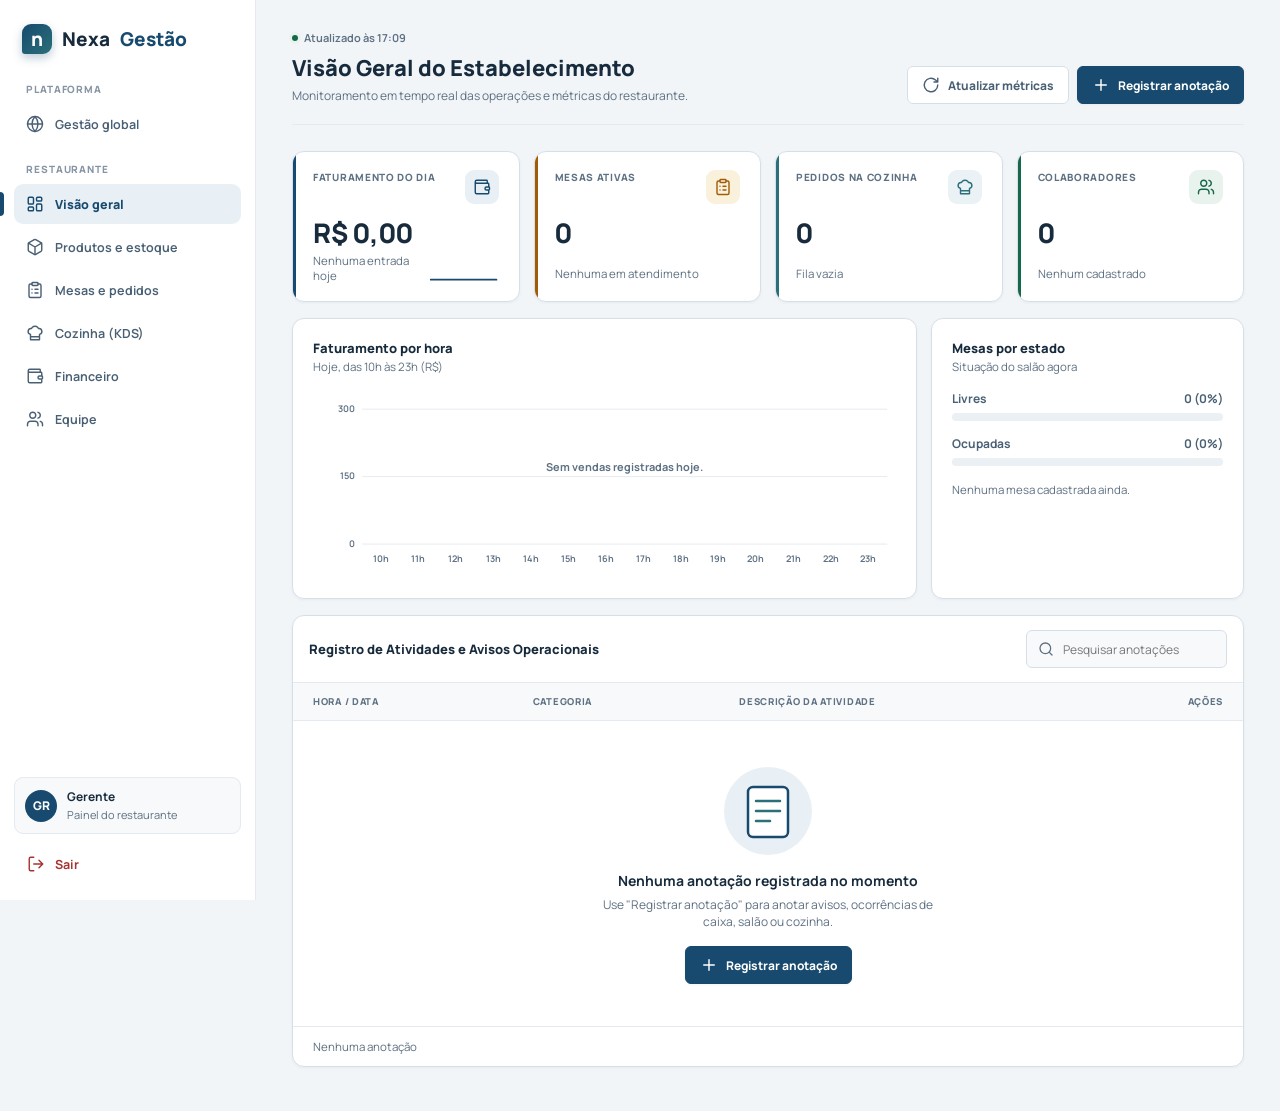
<file: frontend/pages/dashboard.html>
<!DOCTYPE html>
<html lang="pt-BR">
<head>
<meta charset="UTF-8">
<meta name="viewport" content="width=device-width, initial-scale=1.0">
<meta name="robots" content="noindex, nofollow">
<title>Nexa Gestão — Visão Geral (Dashboard)</title>
<link rel="stylesheet" href="https://fonts.googleapis.com/css2?family=Manrope:wght@400;500;600;700;800&display=swap">
<style>
/* ===== Tokens ===== */
:root{
--color-primary:#174a6e;--color-primary-hover:#103c5b;--color-primary-light:#e8f0f6;--color-secondary:#2b6f79;
--color-background:#f2f5f8;--color-background-alt:#eaf0f4;--color-surface:#fff;--color-surface-subtle:#f7f9fb;--color-surface-hover:#eff4f7;
--color-border:#d5dfe8;--color-divider:#e4eaf0;
--color-text:#172b3d;--color-text-secondary:#496074;--color-text-muted:#5e7183;--color-text-disabled:#8695a4;
--color-success:#17684b;--color-success-bg:#e9f3ed;--color-danger:#a43431;--color-danger-bg:#f8eae9;--color-info:#205f7b;--color-info-bg:#eaf2f6;
--color-focus-ring:rgba(23,74,110,.24);--color-overlay:rgba(13,32,48,.48);
--shadow-sm:0 1px 3px rgba(23,43,61,.05);--shadow-md:0 8px 22px rgba(23,43,61,.08);--shadow-lg:0 18px 40px rgba(23,43,61,.13);
--radius-sm:6px;--radius-md:9px;--radius-lg:12px;--ease:cubic-bezier(.2,.7,.2,1);--transition:180ms ease;
}
*{box-sizing:border-box;margin:0;padding:0;font-family:'Manrope','Segoe UI',system-ui,sans-serif}
body{display:flex;min-height:100vh;background:var(--color-background);color:var(--color-text);font-size:13px;-webkit-font-smoothing:antialiased}
.icon{width:18px;height:18px;fill:none;stroke:currentColor;stroke-width:1.9;stroke-linecap:round;stroke-linejoin:round;flex:none}
button{font:inherit;cursor:pointer}
:focus-visible{outline:3px solid var(--color-focus-ring);outline-offset:2px}
.sr{position:absolute;width:1px;height:1px;overflow:hidden;clip:rect(0,0,0,0);white-space:nowrap}
 
/* ===== Sidebar ===== */
aside{position:sticky;top:0;width:256px;min-width:256px;height:100vh;padding:24px 14px 16px;background:var(--color-surface);border-right:1px solid var(--color-divider);display:flex;flex-direction:column;justify-content:space-between}
.logo{display:flex;align-items:center;gap:10px;padding:0 8px;margin-bottom:28px;font-size:19px;font-weight:800}
.logo::before{content:'n';display:grid;place-items:center;width:30px;height:30px;border-radius:9px 9px 9px 3px;background:linear-gradient(135deg,var(--color-primary),var(--color-secondary));color:#fff;font-size:19px;box-shadow:0 4px 10px rgba(23,74,110,.28)}
.logo span{color:var(--color-primary)}
.nav-group{margin-bottom:18px}
.nav-label{padding:0 12px 8px;color:var(--color-text-disabled);font-size:10px;font-weight:800;letter-spacing:.9px;text-transform:uppercase}
.nav-links{list-style:none;display:flex;flex-direction:column;gap:3px}
.nav-links a{position:relative;display:flex;align-items:center;gap:11px;min-height:40px;padding:9px 12px;border-radius:var(--radius-md);color:var(--color-text-secondary);font-size:12.5px;font-weight:650;text-decoration:none;transition:color var(--transition),background var(--transition),transform var(--transition)}
.nav-links a:hover{background:var(--color-surface-hover);color:var(--color-primary)}
.nav-links a.active{background:var(--color-primary-light);color:var(--color-primary);font-weight:800}
.nav-links a.active::before{content:'';position:absolute;left:-14px;top:20%;bottom:20%;width:4px;border-radius:0 4px 4px 0;background:var(--color-primary)}
.side-foot{display:flex;flex-direction:column;gap:10px}
.user-chip{display:flex;align-items:center;gap:10px;padding:10px;border:1px solid var(--color-divider);border-radius:var(--radius-md);background:var(--color-surface-subtle)}
.user-chip .av{display:grid;place-items:center;width:32px;height:32px;border-radius:50%;background:var(--color-primary);color:#fff;font-weight:800;font-size:12px}
.user-chip b{display:block;font-size:12px}.user-chip small{color:var(--color-text-muted);font-size:11px}
.logout-btn{display:flex;align-items:center;gap:10px;width:100%;padding:10px 12px;border:1px solid transparent;border-radius:var(--radius-md);background:transparent;color:var(--color-danger);font-size:12.5px;font-weight:700;transition:var(--transition)}
.logout-btn:hover{background:var(--color-danger-bg)}
 
/* ===== Main ===== */
main{flex:1;min-width:0;padding:30px 36px 44px}
.page-head{display:flex;justify-content:space-between;align-items:flex-end;gap:20px;flex-wrap:wrap;margin-bottom:26px;padding-bottom:20px;border-bottom:1px solid var(--color-divider)}
.crumb{display:flex;align-items:center;gap:6px;margin-bottom:8px;color:var(--color-text-muted);font-size:11px;font-weight:650}
.crumb i{width:6px;height:6px;border-radius:50%;background:var(--color-success);box-shadow:0 0 0 3px var(--color-success-bg)}
h1{font-size:22px;font-weight:800}
.sub{margin-top:4px;color:var(--color-text-muted);font-size:12px}
.actions{display:flex;gap:8px;flex-wrap:wrap}
.btn{position:relative;overflow:hidden;display:inline-flex;align-items:center;justify-content:center;gap:8px;min-height:38px;padding:8px 14px;border-radius:var(--radius-sm);font-size:12px;font-weight:750;border:1px solid var(--color-border);background:var(--color-surface);color:var(--color-text-secondary);transition:transform var(--transition),box-shadow var(--transition),border-color var(--transition),background var(--transition)}
.btn:hover{border-color:var(--color-primary);background:var(--color-surface-hover);transform:translateY(-1px)}
.btn.primary{background:var(--color-primary);border-color:var(--color-primary);color:#fff;box-shadow:var(--shadow-sm)}
.btn.primary:hover{background:var(--color-primary-hover);box-shadow:var(--shadow-md)}
.btn.primary::after{content:'';position:absolute;inset:0;background:linear-gradient(110deg,transparent 30%,rgba(255,255,255,.28) 50%,transparent 70%);transform:translateX(-120%);pointer-events:none}
.btn.primary:hover::after{transform:translateX(120%);transition:transform .7s ease}
 
/* Métricas */
.metrics{display:grid;grid-template-columns:repeat(auto-fit,minmax(min(100%,215px),1fr));gap:14px;margin-bottom:16px}
.card{position:relative;overflow:hidden;background:var(--color-surface);border:1px solid var(--color-border);border-radius:var(--radius-lg);box-shadow:var(--shadow-sm);transition:transform var(--transition),box-shadow var(--transition)}
.metric{padding:18px 20px}
.metric::before{content:'';position:absolute;inset:0 auto 0 0;width:3px;background:var(--accent);transition:width var(--transition)}
.metric:hover{transform:translateY(-3px);box-shadow:var(--shadow-md)}
.metric:hover::before{width:6px}
.metric .top{display:flex;justify-content:space-between;align-items:flex-start}
.chip{display:grid;place-items:center;width:34px;height:34px;border-radius:var(--radius-md);background:var(--tint);color:var(--accent)}
.m-title{color:var(--color-text-muted);font-size:10px;font-weight:800;letter-spacing:.7px;text-transform:uppercase}
.m-value{margin:10px 0 2px;font-size:27px;font-weight:800;font-variant-numeric:tabular-nums}
.m-foot{display:flex;justify-content:space-between;align-items:flex-end;gap:8px;min-height:28px;color:var(--color-text-muted);font-size:11.5px}
.spark{width:78px;height:28px}
.spark path{fill:none;stroke:var(--accent);stroke-width:2;stroke-linecap:round;stroke-linejoin:round}
 
/* Gráficos */
.row2{display:grid;grid-template-columns:minmax(0,2fr) minmax(0,1fr);gap:14px;margin-bottom:16px}
.panel{padding:20px}
.panel h2{font-size:13px;font-weight:800}
.panel .hint{color:var(--color-text-muted);font-size:11.5px;margin-top:2px}
.chart{width:100%;height:190px;margin-top:14px;display:block}
.chart .grid{stroke:var(--color-divider);stroke-width:1}
.chart .lbl{fill:var(--color-text-muted);font-size:10px;font-weight:650}
.chart .msg{fill:var(--color-text-muted);font-size:12px;font-weight:700}
.chart .area{fill:url(#ga)}
.chart .line{fill:none;stroke:var(--color-primary);stroke-width:2.6;stroke-linecap:round;stroke-linejoin:round}
.chart .dot{fill:#fff;stroke:var(--color-primary);stroke-width:2.4}
.plans{display:flex;flex-direction:column;gap:14px;margin-top:16px}
.plan-row .t{display:flex;justify-content:space-between;margin-bottom:6px;font-size:12px;font-weight:700;color:var(--color-text-secondary)}
.bar{height:8px;border-radius:8px;background:var(--color-background-alt);overflow:hidden}
.bar i{display:block;height:100%;width:0;border-radius:8px;background:var(--c);transition:width 1s var(--ease)}
 
/* Tabela */
.toolbar{display:flex;flex-wrap:wrap;align-items:center;justify-content:space-between;gap:12px;padding:14px 16px;border-bottom:1px solid var(--color-divider)}
.search{position:relative;flex:1;min-width:min(100%,260px);max-width:360px}
.search .icon{position:absolute;left:12px;top:50%;transform:translateY(-50%);width:16px;height:16px;color:var(--color-text-muted)}
.search input{width:100%;min-height:38px;padding:8px 12px 8px 36px;border:1px solid var(--color-border);border-radius:var(--radius-sm);background:var(--color-surface-subtle);color:var(--color-text);font-size:12px;transition:var(--transition)}
.search input:focus{outline:none;border-color:var(--color-primary);background:#fff;box-shadow:0 0 0 3px var(--color-focus-ring)}
.seg{position:relative;display:inline-flex;padding:4px;border-radius:var(--radius-md);background:var(--color-background-alt)}
.seg button{position:relative;z-index:1;display:flex;align-items:center;gap:6px;padding:6px 14px;border:0;border-radius:var(--radius-sm);background:transparent;color:var(--color-text-muted);font-size:11.5px;font-weight:700;transition:color var(--transition)}
.seg button.on{color:var(--color-primary)}
.seg button em{font-style:normal;padding:1px 6px;border-radius:10px;background:rgba(23,74,110,.1);font-size:10px}
.seg .pill{position:absolute;top:4px;bottom:4px;left:0;border-radius:var(--radius-sm);background:#fff;box-shadow:var(--shadow-sm);transition:transform .3s var(--ease),width .3s var(--ease)}
.scroll{overflow-x:auto}
table{width:100%;min-width:720px;border-collapse:separate;border-spacing:0}
th{padding:12px 20px;background:var(--color-surface-subtle);color:var(--color-text-muted);font-size:9.5px;font-weight:800;letter-spacing:.7px;text-align:left;text-transform:uppercase;border-bottom:1px solid var(--color-divider)}
td{padding:14px 20px;border-bottom:1px solid var(--color-divider);color:var(--color-text-secondary);font-size:12px;vertical-align:middle}
tbody tr:hover td{background:var(--color-surface-hover)}
tbody tr:last-child td{border-bottom:0}
.r{text-align:right}
.tenant{display:flex;align-items:center;gap:12px}
.avatar{display:grid;place-items:center;width:38px;height:38px;border-radius:var(--radius-md);background:var(--bg);color:var(--fg);font-weight:800;font-size:12px}
.tenant b{display:block;color:var(--color-text);font-size:12.5px;font-weight:800}
.tenant small{color:var(--color-text-muted);font-size:11px}
.badge{display:inline-flex;align-items:center;gap:6px;padding:5px 10px;border-radius:20px;font-size:10.5px;font-weight:800}
.badge.plan{background:var(--color-info-bg);color:var(--color-info);border-radius:6px}
.badge.ok{background:var(--color-success-bg);color:var(--color-success)}
.badge.late{background:var(--color-danger-bg);color:var(--color-danger)}
.badge.ok::before,.badge.late::before{content:'';width:6px;height:6px;border-radius:50%;background:currentColor}
.badge.late::before{animation:blink 1.6s infinite}
.icon-btn{display:inline-grid;place-items:center;width:32px;height:32px;border:1px solid var(--color-border);border-radius:var(--radius-sm);background:#fff;color:var(--color-text-secondary);transition:var(--transition)}
.icon-btn:hover{border-color:var(--color-primary);background:var(--color-primary-light);color:var(--color-primary);transform:translateY(-1px)}
.icon-btn.danger:hover{border-color:var(--color-danger);background:var(--color-danger-bg);color:var(--color-danger)}
.acts{display:flex;justify-content:flex-end;gap:6px}
.empty{display:none;flex-direction:column;align-items:center;gap:6px;padding:42px 20px;text-align:center}
.empty.show{display:flex}
.empty svg.art{width:96px;height:96px;margin-bottom:6px}
.empty b{font-size:14px}.empty p{color:var(--color-text-muted);font-size:12px;max-width:340px}
.empty .btn{margin-top:10px}
.foot{display:flex;justify-content:space-between;padding:12px 20px;border-top:1px solid var(--color-divider);color:var(--color-text-muted);font-size:11.5px}
 
/* Modal + toast */
.modal-overlay{position:fixed;inset:0;z-index:1000;display:none;align-items:center;justify-content:center;padding:20px;overflow-y:auto;background:var(--color-overlay);backdrop-filter:blur(3px)}
.modal-overlay.open{display:flex}
.modal-card{width:min(100%,480px);max-height:calc(100vh - 40px);overflow-y:auto;margin:auto;padding:24px;background:var(--color-surface);border:1px solid var(--color-border);border-radius:var(--radius-lg);box-shadow:var(--shadow-lg)}
.modal-head{display:flex;justify-content:space-between;align-items:center;gap:12px;margin-bottom:4px}
.modal-head h2{font-size:17px;font-weight:800}
.modal-card .hint{color:var(--color-text-muted);font-size:12px;margin-bottom:18px}
.field{margin-bottom:14px}
.field label{display:block;margin-bottom:6px;color:var(--color-text-secondary);font-size:11.5px;font-weight:750}
.field label small{color:var(--color-text-muted);font-weight:600}
.field input,.field select{width:100%;min-height:40px;padding:9px 12px;border:1px solid var(--color-border);border-radius:var(--radius-sm);background:var(--color-surface);color:var(--color-text);font-size:12.5px;transition:var(--transition)}
.field input:focus,.field select:focus{outline:none;border-color:var(--color-primary);box-shadow:0 0 0 3px var(--color-focus-ring)}
.field input[aria-invalid="true"]{border-color:var(--color-danger);box-shadow:0 0 0 3px var(--color-danger-bg)}
.field .err{display:none;margin-top:5px;color:var(--color-danger);font-size:11.5px;font-weight:650}
.field input[aria-invalid="true"]~.err{display:block}
.field-row{display:grid;grid-template-columns:1fr 1fr;gap:12px}
.modal-foot{display:flex;justify-content:flex-end;gap:10px;margin-top:22px}
.toast{position:fixed;left:50%;bottom:24px;z-index:1100;max-width:calc(100% - 32px);padding:12px 16px;border-radius:var(--radius-md);background:var(--color-text);color:#fff;font-size:12.5px;font-weight:650;box-shadow:var(--shadow-lg);opacity:0;pointer-events:none;transform:translate(-50%,16px);transition:opacity .25s ease,transform .3s var(--ease)}
.toast.show{opacity:1;transform:translate(-50%,0)}
 
/* ===== Responsivo ===== */
@media(max-width:1100px){aside{width:220px;min-width:220px}main{padding:26px 22px 36px}.row2{grid-template-columns:1fr}}
@media(max-width:760px){body{display:block}aside{position:static;width:100%;height:auto;gap:12px;padding:14px 16px}.nav-group{margin:0}.nav-label,.user-chip{display:none}.nav-links{flex-direction:row;overflow-x:auto}.nav-links li{flex:none}.nav-links a{white-space:nowrap}.nav-links a.active::before{display:none}.side-foot{align-items:flex-end}.logout-btn{width:auto}main{padding:22px 16px 34px}.metrics{grid-template-columns:repeat(2,1fr)}}
@media(max-width:480px){.metrics{grid-template-columns:1fr}.field-row{grid-template-columns:1fr}.modal-foot{flex-direction:column-reverse}.modal-foot .btn{justify-content:center}}
 
/* ===== Animações ===== */
@keyframes up{from{opacity:0;transform:translateY(16px)}}
@keyframes slide{from{opacity:0;transform:translateX(-14px)}}
@keyframes fade{from{opacity:0}}
@keyframes pop{from{opacity:0;transform:translateY(18px) scale(.95)}}
@keyframes blink{50%{opacity:.25}}
@keyframes spin{to{transform:rotate(360deg)}}
@keyframes ring{from{box-shadow:0 0 0 0 var(--color-focus-ring)}to{box-shadow:0 0 0 12px transparent}}
@keyframes draw{from{stroke-dashoffset:1}to{stroke-dashoffset:0}}
@keyframes rowin{from{opacity:0;transform:translateX(-10px)}}
@media(prefers-reduced-motion:no-preference){
 .logo,.side-foot{animation:fade .6s ease backwards}
 .nav-links li{animation:slide .45s var(--ease) backwards}
 .nav-links li:nth-child(2){animation-delay:.06s}.nav-links li:nth-child(3){animation-delay:.12s}.nav-links li:nth-child(4){animation-delay:.18s}
 .nav-links li:nth-child(5){animation-delay:.24s}.nav-links li:nth-child(6){animation-delay:.3s}
 .nav-links a:not(.active):hover{transform:translateX(4px)}
 .page-head{animation:up .5s var(--ease) backwards}
 .metric{animation:up .55s var(--ease) backwards}
 .metric:nth-child(1){animation-delay:.1s}.metric:nth-child(2){animation-delay:.18s}.metric:nth-child(3){animation-delay:.26s}.metric:nth-child(4){animation-delay:.34s}
 .row2 .card{animation:up .6s .4s var(--ease) backwards}
 .tablecard{animation:up .6s .5s var(--ease) backwards}
 .spark path,.chart .line{stroke-dasharray:1;stroke-dashoffset:0;animation:draw 1.2s ease backwards}
 .chart .area{animation:fade 1s .9s ease backwards}
 .chart .dot{animation:fade .4s 1.4s ease backwards}
 .metric.pulse{animation:ring .8s ease-out}
 tr.rowin{animation:rowin .4s var(--ease) backwards}
 .modal-overlay.open{animation:fade .2s ease}
 .modal-overlay.open .modal-card{animation:pop .3s var(--ease)}
}
@media(prefers-reduced-motion:reduce){.bar i,.toast{transition:none}}
 
/* ===== Impressão (alternativa quando o gerador de PDF não carrega) ===== */
@media print{
 body{display:block;background:#fff}
 aside,.actions,.toolbar,.col-acts,.foot,.modal-overlay,.toast,.empty .btn{display:none!important}
 main{padding:0}
 .card{box-shadow:none;break-inside:avoid;animation:none!important}
 .metric,.row2 .card,.tablecard,.page-head{animation:none!important}
 table{min-width:0}
}
 
/* ===== Específico do dashboard ===== */
:root{--color-warning:#765200;--color-warning-bg:#faf1dc}
.skip-link{position:absolute;left:8px;top:-48px;z-index:2000;padding:8px 14px;background:#fff;color:#000;border-radius:6px;text-decoration:none}
.skip-link:focus{top:8px}
main:focus{outline:none}
.btn.ghost{border-color:transparent;background:transparent}
.btn.ghost:hover{background:var(--color-surface-hover);border-color:var(--color-border)}
.btn[hidden]{display:none}
.spin .icon{animation:spin .8s linear infinite}
@keyframes shimmer{to{background-position:-200% 0}}
.is-loading .m-value{width:62%;color:transparent;border-radius:8px;background:linear-gradient(90deg,var(--color-surface-hover) 25%,var(--color-divider) 50%,var(--color-surface-hover) 75%);background-size:200% 100%;animation:shimmer 1s linear infinite}
.chart .barv{fill:var(--color-primary);transform-box:fill-box;transform-origin:bottom}
@keyframes grow{from{transform:scaleY(0)}}
@media(prefers-reduced-motion:no-preference){.chart .barv{animation:grow .7s var(--ease) backwards}}
.cat{display:inline-flex;align-items:center;padding:4px 9px;border-radius:6px;font-size:10.5px;font-weight:800;background:var(--color-background-alt);color:var(--color-text-secondary)}
.cat.aviso{background:var(--color-warning-bg);color:var(--color-warning)}
.cat.caixa{background:var(--color-success-bg);color:var(--color-success)}
.cat.salao{background:var(--color-info-bg);color:var(--color-info)}
.cat.cozinha{background:var(--color-primary-light);color:var(--color-primary)}
.cat.estoque{background:var(--color-danger-bg);color:var(--color-danger)}
.t-time b{display:block;color:var(--color-text);font-size:12.5px;font-variant-numeric:tabular-nums}
.t-time small{color:var(--color-text-muted);font-size:11px}
.desc{max-width:460px;overflow-wrap:anywhere}
.toolbar .tools{display:flex;gap:8px;align-items:center}
/* Gráfico: valores nas barras e balão ao passar o mouse / tocar */
.chart .hit{fill:transparent;pointer-events:all;cursor:pointer;outline:none;-webkit-tap-highlight-color:transparent}
.chart .hit:focus-visible{stroke:var(--color-primary);stroke-width:2;stroke-dasharray:4 3;rx:6}
.chart .barv{transition:opacity .15s ease}
.chart .barv.man{fill:var(--color-secondary)}
.chart.hov .barv{opacity:.4}
.chart.hov .barv.on{opacity:1}
.chart .val{fill:var(--color-text);font-size:10px;font-weight:800;pointer-events:none;font-variant-numeric:tabular-nums}
.tip{position:absolute;z-index:5;pointer-events:none;padding:8px 11px;border-radius:var(--radius-md);background:var(--color-text);color:#fff;box-shadow:var(--shadow-lg);white-space:nowrap;opacity:0;transform:translate(-50%,-100%);transition:opacity .12s ease}
.tip.show{opacity:1}
.tip b{display:block;margin:1px 0;font-size:14px;font-weight:800;font-variant-numeric:tabular-nums}
.tip small{display:block;color:rgba(255,255,255,.78);font-size:11px;font-weight:650}
</style>
</head>
<body>
<a class="skip-link" href="#conteudo-principal">Pular para o conteúdo</a>
<svg width="0" height="0" style="position:absolute" aria-hidden="true">
 <symbol id="i-globe" viewBox="0 0 24 24"><circle cx="12" cy="12" r="10"/><path d="M2 12h20M12 2a15.3 15.3 0 0 1 4 10 15.3 15.3 0 0 1-4 10 15.3 15.3 0 0 1-4-10 15.3 15.3 0 0 1 4-10z"/></symbol>
 <symbol id="i-dash" viewBox="0 0 24 24"><rect x="3" y="3" width="7" height="9" rx="1.5"/><rect x="14" y="3" width="7" height="5" rx="1.5"/><rect x="14" y="12" width="7" height="9" rx="1.5"/><rect x="3" y="16" width="7" height="5" rx="1.5"/></symbol>
 <symbol id="i-box" viewBox="0 0 24 24"><path d="M21 8a2 2 0 0 0-1-1.73l-7-4a2 2 0 0 0-2 0l-7 4A2 2 0 0 0 3 8v8a2 2 0 0 0 1 1.73l7 4a2 2 0 0 0 2 0l7-4A2 2 0 0 0 21 16z"/><path d="M3.27 6.96 12 12.01l8.73-5.05M12 22.08V12"/></symbol>
 <symbol id="i-list" viewBox="0 0 24 24"><rect x="8" y="2" width="8" height="4" rx="1"/><path d="M16 4h2a2 2 0 0 1 2 2v14a2 2 0 0 1-2 2H6a2 2 0 0 1-2-2V6a2 2 0 0 1 2-2h2M12 11h4M12 16h4M8 11h.01M8 16h.01"/></symbol>
 <symbol id="i-chef" viewBox="0 0 24 24"><path d="M6 13.87A4 4 0 0 1 7.41 6a5.11 5.11 0 0 1 1.05-1.54 5 5 0 0 1 7.08 0A5.11 5.11 0 0 1 16.59 6 4 4 0 0 1 18 13.87V21H6zM6 17h12"/></symbol>
 <symbol id="i-wallet" viewBox="0 0 24 24"><path d="M19 7V4a1 1 0 0 0-1-1H5a2 2 0 0 0 0 4h15a1 1 0 0 1 1 1v4h-3a2 2 0 0 0 0 4h3a1 1 0 0 0 1-1v-2a1 1 0 0 0-1-1M3 5v14a2 2 0 0 0 2 2h15a1 1 0 0 0 1-1v-4"/></symbol>
 <symbol id="i-users" viewBox="0 0 24 24"><path d="M16 21v-2a4 4 0 0 0-4-4H6a4 4 0 0 0-4 4v2"/><circle cx="9" cy="7" r="4"/><path d="M22 21v-2a4 4 0 0 0-3-3.87M16 3.13a4 4 0 0 1 0 7.75"/></symbol>
 <symbol id="i-search" viewBox="0 0 24 24"><circle cx="11" cy="11" r="8"/><path d="m21 21-4.3-4.3"/></symbol>
 <symbol id="i-down" viewBox="0 0 24 24"><path d="M21 15v4a2 2 0 0 1-2 2H5a2 2 0 0 1-2-2v-4M7 10l5 5 5-5M12 15V3"/></symbol>
 <symbol id="i-loader" viewBox="0 0 24 24"><path d="M21 12a9 9 0 1 1-6.22-8.56"/></symbol>
 <symbol id="i-plus" viewBox="0 0 24 24"><path d="M5 12h14M12 5v14"/></symbol>
 <symbol id="i-out" viewBox="0 0 24 24"><path d="M9 21H5a2 2 0 0 1-2-2V5a2 2 0 0 1 2-2h4M16 17l5-5-5-5M21 12H9"/></symbol>
 <symbol id="i-store" viewBox="0 0 24 24"><path d="m3 9 1-5h16l1 5M4 9v11h16V9M9 20v-6h6v6"/></symbol>
 <symbol id="i-check" viewBox="0 0 24 24"><path d="M22 11.08V12a10 10 0 1 1-5.93-9.14M22 4 12 14.01l-3-3"/></symbol>
 <symbol id="i-alert" viewBox="0 0 24 24"><path d="m21.73 18-8-14a2 2 0 0 0-3.48 0l-8 14A2 2 0 0 0 4 21h16a2 2 0 0 0 1.73-3M12 9v4M12 17h.01"/></symbol>
 <symbol id="i-trend" viewBox="0 0 24 24"><path d="m22 7-8.5 8.5-5-5L2 17M16 7h6v6"/></symbol>
 <symbol id="i-edit" viewBox="0 0 24 24"><path d="M17 3a2.85 2.83 0 1 1 4 4L7.5 20.5 2 22l1.5-5.5z"/></symbol>
 <symbol id="i-trash" viewBox="0 0 24 24"><path d="M3 6h18M19 6v14a2 2 0 0 1-2 2H7a2 2 0 0 1-2-2V6M8 6V4a2 2 0 0 1 2-2h4a2 2 0 0 1 2 2v2M10 11v6M14 11v6"/></symbol>
 <symbol id="i-x" viewBox="0 0 24 24"><path d="M18 6 6 18M6 6l12 12"/></symbol>
 <symbol id="i-refresh" viewBox="0 0 24 24"><path d="M21 12a9 9 0 1 1-3-6.7L21 8M21 3v5h-5"/></symbol>
</svg>
 
<aside>
  <div>
    <div class="logo">Nexa <span>Gestão</span></div>
    <nav aria-label="Navegação principal">
      <div class="nav-group">
        <div class="nav-label">Plataforma</div>
        <ul class="nav-links">
          <li><a href="../admin_saas.html"><svg class="icon" aria-hidden="true"><use href="#i-globe"/></svg>Gestão global</a></li>
        </ul>
      </div>
      <div class="nav-group">
        <div class="nav-label">Restaurante</div>
        <ul class="nav-links">
          <li><a href="dashboard.html" class="active" aria-current="page"><svg class="icon" aria-hidden="true"><use href="#i-dash"/></svg>Visão geral</a></li>
          <li><a href="products.html"><svg class="icon" aria-hidden="true"><use href="#i-box"/></svg>Produtos e estoque</a></li>
          <li><a href="tables.html"><svg class="icon" aria-hidden="true"><use href="#i-list"/></svg>Mesas e pedidos</a></li>
          <li><a href="kitchen.html"><svg class="icon" aria-hidden="true"><use href="#i-chef"/></svg>Cozinha (KDS)</a></li>
          <li><a href="financial.html"><svg class="icon" aria-hidden="true"><use href="#i-wallet"/></svg>Financeiro</a></li>
          <li><a href="employees.html"><svg class="icon" aria-hidden="true"><use href="#i-users"/></svg>Equipe</a></li>
        </ul>
      </div>
    </nav>
  </div>
  <div class="side-foot">
    <div class="user-chip"><span class="av" aria-hidden="true">GR</span><div><b>Gerente</b><small>Painel do restaurante</small></div></div>
    <button type="button" class="logout-btn" id="btnLogout"><svg class="icon" aria-hidden="true"><use href="#i-out"/></svg>Sair</button>
  </div>
</aside>
 
<main id="conteudo-principal" tabindex="-1">
  <header class="page-head">
    <div>
      <div class="crumb"><i></i><span id="updated">Atualizado agora</span></div>
      <h1>Visão Geral do Estabelecimento</h1>
      <p class="sub">Monitoramento em tempo real das operações e métricas do restaurante.</p>
    </div>
    <div class="actions">
      <button type="button" class="btn" id="btnRefresh"><svg class="icon" aria-hidden="true"><use href="#i-refresh"/></svg><span>Atualizar métricas</span></button>
      <button type="button" class="btn primary" data-open-new aria-haspopup="dialog" aria-controls="activityModal"><svg class="icon" aria-hidden="true"><use href="#i-plus"/></svg>Registrar anotação</button>
    </div>
  </header>
 
  <section class="metrics" id="metrics" aria-label="Métricas principais">
    <div class="card metric" style="--accent:var(--color-primary);--tint:var(--color-primary-light)">
      <div class="top"><div class="m-title" id="lblRevenue">Faturamento do dia</div><span class="chip"><svg class="icon" aria-hidden="true"><use href="#i-wallet"/></svg></span></div>
      <div class="m-value" id="dashMetricRevenue" aria-labelledby="lblRevenue" aria-live="polite">R$ 0,00</div>
      <div class="m-foot"><span id="cap-rev">Contas fechadas hoje</span><svg class="spark" id="sp-rev" viewBox="0 0 78 28" aria-hidden="true"></svg></div>
    </div>
    <div class="card metric" style="--accent:#a15c07;--tint:var(--color-warning-bg)">
      <div class="top"><div class="m-title" id="lblTables">Mesas ativas</div><span class="chip"><svg class="icon" aria-hidden="true"><use href="#i-list"/></svg></span></div>
      <div class="m-value" id="dashMetricTables" aria-labelledby="lblTables" aria-live="polite">0</div>
      <div class="m-foot"><span id="cap-tables">Nenhuma em atendimento</span></div>
    </div>
    <div class="card metric" style="--accent:var(--color-secondary);--tint:var(--color-info-bg)">
      <div class="top"><div class="m-title" id="lblKitchen">Pedidos na cozinha</div><span class="chip"><svg class="icon" aria-hidden="true"><use href="#i-chef"/></svg></span></div>
      <div class="m-value" id="dashMetricKitchen" aria-labelledby="lblKitchen" aria-live="polite">0</div>
      <div class="m-foot"><span id="cap-kitchen">Fila de produção (KDS)</span></div>
    </div>
    <div class="card metric" style="--accent:var(--color-success);--tint:var(--color-success-bg)">
      <div class="top"><div class="m-title" id="lblEmployees">Colaboradores</div><span class="chip"><svg class="icon" aria-hidden="true"><use href="#i-users"/></svg></span></div>
      <div class="m-value" id="dashMetricEmployees" aria-labelledby="lblEmployees" aria-live="polite">0</div>
      <div class="m-foot"><span id="cap-emp">Equipe cadastrada</span></div>
    </div>
  </section>
 
  <section class="row2">
    <div class="card panel">
      <h2>Faturamento por hora</h2>
      <p class="hint" id="hint-h">Hoje, das 10h às 23h (R$)</p>
      <svg class="chart" id="chart" viewBox="0 0 640 190" role="img" aria-label="Gráfico de faturamento por hora"></svg>
    </div>
    <div class="card panel">
      <h2>Mesas por estado</h2>
      <p class="hint">Situação do salão agora</p>
      <div class="plans" id="states"></div>
    </div>
  </section>
 
  <section class="card tablecard" aria-labelledby="tt">
    <div class="toolbar">
      <h2 class="panel-title" id="tt" style="font-size:13px;font-weight:800">Registro de Atividades e Avisos Operacionais</h2>
      <div class="tools">
        <div class="search">
          <svg class="icon" aria-hidden="true"><use href="#i-search"/></svg>
          <label class="sr" for="q">Pesquisar anotações</label>
          <input id="q" type="search" placeholder="Pesquisar anotações" autocomplete="off">
        </div>
        <button type="button" class="btn ghost" id="btnClear" hidden><svg class="icon" aria-hidden="true"><use href="#i-trash"/></svg>Limpar tudo</button>
      </div>
    </div>
    <div class="scroll">
      <table>
        <caption class="sr">Lista de anotações e avisos operacionais registrados</caption>
        <thead><tr>
          <th scope="col">Hora / Data</th><th scope="col">Categoria</th><th scope="col">Descrição da atividade</th><th scope="col" class="r col-acts">Ações</th>
        </tr></thead>
        <tbody id="dashboardActivityBody"></tbody>
      </table>
    </div>
    <div class="empty show" id="empty" role="status">
      <svg class="art" viewBox="0 0 96 96" aria-hidden="true"><circle cx="48" cy="48" r="44" fill="var(--color-primary-light)"/><rect x="28" y="24" width="40" height="50" rx="5" fill="#fff" stroke="var(--color-primary)" stroke-width="2.5"/><path d="M36 38h24M36 48h24M36 58h14" stroke="var(--color-secondary)" stroke-width="2.5" stroke-linecap="round"/></svg>
      <b id="empty-title">Nenhuma anotação registrada no momento</b>
      <p id="empty-text">Use "Registrar anotação" para anotar avisos, ocorrências de caixa, salão ou cozinha.</p>
      <button type="button" class="btn primary" data-open-new aria-haspopup="dialog"><svg class="icon" aria-hidden="true"><use href="#i-plus"/></svg>Registrar anotação</button>
    </div>
    <div class="foot"><span id="count-label">Nenhuma anotação</span><span id="store-note" style="color:var(--color-warning);font-weight:700"></span></div>
  </section>
</main>
 
<div class="modal-overlay" id="activityModal" aria-hidden="true">
  <div class="modal-card" role="dialog" aria-modal="true" aria-labelledby="activityModalTitle">
    <div class="modal-head">
      <h2 id="activityModalTitle">Registrar nova anotação</h2>
      <button type="button" class="icon-btn" data-close aria-label="Fechar"><svg class="icon" aria-hidden="true"><use href="#i-x"/></svg></button>
    </div>
    <p class="hint">Fica registrada com a hora e a data de hoje.</p>
    <form id="newActivityForm" novalidate>
      <div class="field">
        <label for="actTimeInput">Hora / Momento</label>
        <input type="time" id="actTimeInput" name="hora" aria-describedby="e-t">
        <span class="err" id="e-t">Informe a hora.</span>
      </div>
      <div class="field">
        <label for="actCategoryInput">Categoria</label>
        <input type="text" id="actCategoryInput" name="categoria" list="actCategories" placeholder="Ex: Aviso / Caixa / Salão" maxlength="30" autocomplete="off" aria-describedby="e-c">
        <datalist id="actCategories"><option value="Aviso"><option value="Caixa"><option value="Salão"><option value="Cozinha"><option value="Estoque"></datalist>
        <span class="err" id="e-c">Informe a categoria.</span>
      </div>
      <div class="field">
        <label for="actDescInput">Descrição da anotação</label>
        <input type="text" id="actDescInput" name="descricao" placeholder="Ex: Abertura de turno realizada com sucesso" maxlength="200" autocomplete="off" aria-describedby="e-d">
        <span class="err" id="e-d">Descreva a anotação.</span>
      </div>
      <div class="modal-foot">
        <button type="button" class="btn" data-close>Cancelar</button>
        <button type="submit" class="btn primary">Salvar registro</button>
      </div>
    </form>
  </div>
</div>
<div class="toast" id="toast" role="status" aria-live="polite"></div>
 
<script>
(function () {
'use strict';
 
/* ===================== Estado (começa zerado) ===================== */
var reduce = window.matchMedia('(prefers-reduced-motion: reduce)').matches;
var KEY = 'nexa_dashboard_activities';
var BASE_FROM = 10, BASE_TO = 23, HOURS = [];
function buildHours(a, b) { HOURS = []; for (var h = a; h <= b; h++) HOURS.push(h); }
buildHours(BASE_FROM, BASE_TO);
var data = { hourly: HOURS.map(function () { return 0; }), revenue: 0, sales: 0, manual: 0, manualN: 0, tables: { livre: 0, ocupada: 0 }, kitchen: 0, kstat: { novo: 0, preparo: 0, pronto: 0 }, employees: 0 };
var A = [], uid = 1, shown = {}, editingBusy = false;
 
/* ===================== Utilitários ===================== */
function $(s) { return document.querySelector(s); }
function el(tag, cls, txt) { var e = document.createElement(tag); if (cls) e.className = cls; if (txt != null) e.textContent = txt; return e; }
function mk(tag, attrs) { var e = document.createElementNS('http://www.w3.org/2000/svg', tag); for (var k in attrs) e.setAttribute(k, attrs[k]); return e; }
function svgUse(id) { var s = mk('svg', { 'class': 'icon', 'aria-hidden': 'true' }); s.appendChild(mk('use', { href: '#' + id })); return s; }
function brl(n) { return n.toLocaleString('pt-BR', { style: 'currency', currency: 'BRL' }); }
function iso(d) { return d.getFullYear() + '-' + String(d.getMonth() + 1).padStart(2, '0') + '-' + String(d.getDate()).padStart(2, '0'); }
function hhmm(d) { return String(d.getHours()).padStart(2, '0') + ':' + String(d.getMinutes()).padStart(2, '0'); }
function num(v) { v = Number(v); return isFinite(v) && v >= 0 ? v : 0; }
function slug(s) { return String(s).normalize('NFD').replace(/[\u0300-\u036f]/g, '').toLowerCase().trim(); }
 
/* ===================== Métricas ===================== */
function metrics() {
  return { revenue: data.revenue, tables: data.tables.ocupada, kitchen: data.kitchen, employees: data.employees };
}
function drawSpark(svg, d) {
  svg.textContent = '';
  var mx = Math.max.apply(0, d), mn = Math.min.apply(0, d), r = (mx - mn) || 1;
  var pts = d.map(function (v, i) { return (2 + i * (74 / (d.length - 1))).toFixed(1) + ' ' + (mx === mn ? 26 : 26 - ((v - mn) / r) * 22).toFixed(1); });
  svg.appendChild(mk('path', { d: 'M' + pts.join(' L'), pathLength: '1' }));
}
var MAP = { revenue: 'dashMetricRevenue', tables: 'dashMetricTables', kitchen: 'dashMetricKitchen', employees: 'dashMetricEmployees' };
function updateMetrics() {
  var m = metrics();
  Object.keys(MAP).forEach(function (k) {
    var n = document.getElementById(MAP[k]), target = m[k], from = shown[k] || 0; shown[k] = target;
    function fmt(v) { return k === 'revenue' ? brl(v) : String(Math.round(v)); }
    if (reduce || from === target) { n.textContent = fmt(target); return; }
    var card = n.closest('.metric'); card.classList.remove('pulse'); void card.offsetWidth; card.classList.add('pulse');
    n.setAttribute('aria-live', 'off');
    var t0 = performance.now();
    (function step(now) {
      var p = Math.min((now - t0) / 900, 1); n.textContent = fmt(from + (target - from) * (1 - Math.pow(1 - p, 3)));
      if (p < 1) requestAnimationFrame(step); else n.setAttribute('aria-live', 'polite');
    })(t0);
  });
  var tl = data.tables.livre, ks = data.kstat;
  $('#cap-tables').textContent = (m.tables === 0 ? 'Nenhuma em atendimento' : 'Em atendimento') + (tl ? ' · ' + tl + (tl === 1 ? ' livre' : ' livres') : '');
  var parts = [];
  if (data.sales) parts.push(data.sales + (data.sales === 1 ? ' conta fechada' : ' contas fechadas'));
  if (data.manualN) parts.push(data.manualN + (data.manualN === 1 ? ' lançamento manual' : ' lançamentos manuais'));
  $('#cap-rev').textContent = parts.length ? parts.join(' · ') : 'Nenhuma entrada hoje';
  $('#cap-kitchen').textContent = data.kitchen === 0 ? 'Fila vazia' : ks.novo + ' novos · ' + ks.preparo + ' em preparo · ' + ks.pronto + ' prontos';
  $('#cap-emp').textContent = data.employees === 0 ? 'Nenhum cadastrado' : 'Equipe cadastrada';
  drawSpark($('#sp-rev'), data.hourly);
}
 
/* ===================== Gráfico: faturamento por hora ===================== */
function niceTop(peak) { if (peak <= 0) return 300; var mag = Math.pow(10, Math.floor(Math.log10(peak))); return Math.ceil(peak / mag) * mag; }
function kfmt(v) { return v >= 1000 ? (v / 1000).toLocaleString('pt-BR') + ' mil' : String(Math.round(v)); }
function renderHourly() {
  var svg = $('#chart'); svg.textContent = '';
  $('#hint-h').textContent = 'Hoje, das ' + HOURS[0] + 'h às ' + HOURS[HOURS.length - 1] + 'h (R$)' + (data.manual > 0 ? ' · a barra "Manual" soma os ' + brl(data.manual) + ' lançados no Financeiro (sem horário)' : '');
  var vals = data.hourly.concat(data.manual > 0 ? [data.manual] : []), W = 640, H = 190, L = 54, R = 10, Tp = 14, B = 28, peak = Math.max.apply(0, vals), top = niceTop(peak);
  function Y(v) { return Tp + (1 - v / top) * (H - Tp - B); }
  [0, top / 2, top].forEach(function (v) {
    svg.appendChild(mk('line', { x1: L, x2: W - R, y1: Y(v), y2: Y(v), 'class': 'grid' }));
    var t = mk('text', { x: L - 8, y: Y(v) + 3, 'text-anchor': 'end', 'class': 'lbl' }); t.textContent = kfmt(v); svg.appendChild(t);
  });
  var bw = (W - L - R) / vals.length, best = vals.indexOf(peak), bars = [], showAll = bw >= 30;
  function vfmt(x) { x = Math.round(x * 100) / 100; return x >= 1000 ? (x / 1000).toFixed(1).replace('.', ',') + ' mil' : (x % 1 ? x.toFixed(2).replace('.', ',') : String(x)); }
  vals.forEach(function (v, i) {
    var h = v > 0 ? Math.max(H - B - Y(v), 3) : 0;
    if (h) {
      bars[i] = svg.appendChild(mk('rect', { x: L + i * bw + bw * .2, y: H - B - h, width: bw * .6, height: h, rx: 4, 'class': 'barv' + (i >= HOURS.length ? ' man' : '') }));
      if (showAll || i === best) { var vt = mk('text', { x: L + i * bw + bw / 2, y: Math.max(H - B - h - 5, 10), 'text-anchor': 'middle', 'class': 'val' }); vt.textContent = vfmt(v); svg.appendChild(vt); }
    }
    var t = mk('text', { x: L + i * bw + bw / 2, y: H - 8, 'text-anchor': 'middle', 'class': 'lbl' }); t.textContent = i < HOURS.length ? HOURS[i] + 'h' : (bw >= 34 ? 'Manual' : 'Man.'); svg.appendChild(t);
  });
  var empty = peak === 0;
  if (empty) { var mt = mk('text', { x: (L + W - R) / 2, y: 82, 'text-anchor': 'middle', 'class': 'msg' }); mt.textContent = 'Sem vendas registradas hoje.'; svg.appendChild(mt); }
  svg.setAttribute('role', 'group');
  svg.setAttribute('aria-label', 'Gráfico de faturamento por hora de hoje' + (empty ? ': sem vendas registradas.' : ': maior faturamento ' + (best < HOURS.length ? 'às ' + HOURS[best] + 'h' : 'nos lançamentos manuais do Financeiro') + ', com ' + brl(peak) + '.'));
  var panel = svg.parentNode;
  tipEl = panel.querySelector('.tip') || panel.appendChild(el('div', 'tip'));
  tipEl.setAttribute('aria-hidden', 'true'); hideTip();
  vals.forEach(function (v, i) {
    var hit = mk('rect', { x: L + i * bw, y: Tp, width: bw, height: H - Tp, 'class': 'hit', tabindex: '0', role: 'img',
      'aria-label': i < HOURS.length ? HOURS[i] + 'h às ' + (HOURS[i] + 1) + 'h: ' + (v > 0 ? brl(v) : 'sem vendas') : 'Lançamentos manuais do Financeiro, sem horário: ' + brl(v) });
    var hr = i < HOURS.length ? HOURS[i] : null;
    function on() { showTip(hit, bars[i], v, hr, i === best && peak > 0 && hr !== null, H, Tp, B); }
    hit.addEventListener('pointerenter', on); hit.addEventListener('focus', on); hit.addEventListener('blur', hideTip);
    hit.addEventListener('pointerleave', function (e) { if (e.pointerType !== 'touch') hideTip(); });   /* no toque o balão fica até tocar em outro lugar */
    svg.appendChild(hit);
  });
}
var tipEl = null;
function hideTip() {
  if (tipEl) tipEl.classList.remove('show');
  var c = $('#chart'); c.classList.remove('hov');
  c.querySelectorAll('.barv.on').forEach(function (b) { b.classList.remove('on'); });
}
function showTip(hit, bar, v, hour, isPeak, H, Tp, B) {
  hideTip();
  var c = $('#chart'), pr = c.parentNode.getBoundingClientRect(), hb = hit.getBoundingClientRect();
  c.classList.add('hov'); if (bar) bar.classList.add('on');
  tipEl.textContent = '';
  tipEl.appendChild(el('small', '', hour === null ? 'Lançamentos manuais' : hour + 'h – ' + (hour + 1) + 'h'));
  tipEl.appendChild(el('b', '', v > 0 ? brl(v) : 'Sem vendas'));
  if (hour === null) tipEl.appendChild(el('small', '', data.manualN + (data.manualN === 1 ? ' lançamento' : ' lançamentos') + ' do Financeiro, sem horário'));
  if (isPeak) tipEl.appendChild(el('small', '', 'Horário de maior faturamento'));
  tipEl.classList.add('show');
  var base = hb.top + (H - B - Tp) / (H - Tp) * hb.height, topY = bar ? bar.getBoundingClientRect().top : base;
  var tw = tipEl.offsetWidth, th = tipEl.offsetHeight;
  tipEl.style.left = Math.max(tw / 2 + 6, Math.min(pr.width - tw / 2 - 6, hb.left + hb.width / 2 - pr.left)) + 'px';
  tipEl.style.top = Math.max(th + 8, topY - pr.top - (bar ? 24 : 8)) + 'px';   /* 24 px deixa o valor da barra visível */
}
document.addEventListener('pointerdown', function (e) { if (!(e.target.classList && e.target.classList.contains('hit'))) hideTip(); });
 
/* ===================== Mesas por estado ===================== */
function renderStates() {
  var box = $('#states'), t = data.tables, total = t.livre + t.ocupada; box.textContent = '';
  [['Livres', t.livre, 'var(--color-success)'], ['Ocupadas', t.ocupada, 'var(--color-primary)']].forEach(function (s, idx) {
    var pct = total ? Math.round(s[1] / total * 100) : 0;
    var row = el('div', 'plan-row'), tt = el('div', 't'), bar = el('div', 'bar'), i = el('i');
    tt.appendChild(el('span', '', s[0])); tt.appendChild(el('span', '', s[1] + ' (' + pct + '%)'));
    i.style.setProperty('--c', s[2]); bar.appendChild(i); row.appendChild(tt); row.appendChild(bar); box.appendChild(row);
    setTimeout(function () { i.style.width = pct + '%'; }, reduce ? 0 : 500 + idx * 120);
  });
  if (!total) box.appendChild(el('p', 'hint', 'Nenhuma mesa cadastrada ainda.'));
}
function renderAll() { updateMetrics(); renderHourly(); renderStates(); }
 
/* ===================== Dados e atualização ===================== */
/* Lê o que as outras páginas gravam no navegador: vendas (mesas), mesas, cozinha e equipe. */
var lastSig = '';
function readArr(k) { try { var a = JSON.parse(localStorage.getItem(k) || '[]'); return Array.isArray(a) ? a : []; } catch (e) { return []; } }
function collect() {
  var today = iso(new Date()), sales = [], rev = 0, from = BASE_FROM, to = BASE_TO;
  readArr('nexa_sales').forEach(function (v) {
    var d = new Date(v && v.date); if (isNaN(d) || iso(d) !== today) return;
    var t = num(v.total); sales.push({ h: d.getHours(), t: t }); rev += t;
    from = Math.min(from, d.getHours()); to = Math.max(to, d.getHours());
  });
  var man = 0, manN = 0;   /* receitas lançadas à mão no Financeiro e já recebidas hoje (sem horário) */
  readArr('nexa_finance').forEach(function (x) {
    if (x && x.kind === 'receita' && x.status === 'pago' && x.paid === today) { man += num(x.value); manN++; }
  });
  buildHours(from, to);
  var hourly = HOURS.map(function () { return 0; });
  sales.forEach(function (x) { hourly[x.h - HOURS[0]] += x.t; });
  var tb = { livre: 0, ocupada: 0 };
  readArr('nexa_tables').forEach(function (t) { if (t && t.status === 'ocupada') tb.ocupada++; else if (t && t.status === 'livre') tb.livre++; });
  var ks = { novo: 0, preparo: 0, pronto: 0 };
  readArr('nexa_kitchen').forEach(function (o) { if (o && Object.prototype.hasOwnProperty.call(ks, o.status)) ks[o.status]++; });
  var emp = readArr('nexa_employees').filter(function (x) { return x && typeof x.name === 'string'; }).length;
  return { hourly: hourly, revenue: Math.round((rev + man) * 100) / 100, sales: sales.length, manual: Math.round(man * 100) / 100, manualN: manN, tables: tb, kitchen: ks.novo + ks.preparo + ks.pronto, kstat: ks, employees: emp };
}
function loadData(silent) { return new Promise(function (res) { setTimeout(function () { res(collect()); }, silent || reduce ? 0 : 450); }); }
function stamp() { $('#updated').textContent = 'Atualizado às ' + hhmm(new Date()); }
var btnRefresh = $('#btnRefresh'), metricsEl = $('#metrics');
function refresh(silent) {
  if (editingBusy) return Promise.resolve();
  editingBusy = true;
  if (!silent) { metricsEl.classList.add('is-loading'); btnRefresh.classList.add('spin'); btnRefresh.setAttribute('aria-busy', 'true'); }
  return loadData(silent).then(function (d) { var sig = JSON.stringify(d); if (sig !== lastSig) { lastSig = sig; data = d; renderAll(); } stamp(); })
    .catch(function () { toast('Não foi possível atualizar as métricas. Tente novamente.'); })
    .then(function () { editingBusy = false; metricsEl.classList.remove('is-loading'); btnRefresh.classList.remove('spin'); btnRefresh.removeAttribute('aria-busy'); });
}
btnRefresh.addEventListener('click', function () { refresh(false); });
setInterval(function () { if (!document.hidden) refresh(true); }, 30000);   /* atualiza a cada 30 s */
window.addEventListener('storage', function () { refresh(true); });          /* outra aba gravou algo */
document.addEventListener('visibilitychange', function () { if (!document.hidden) refresh(true); });
 
/* ===================== Anotações ===================== */
/* Armazenamento com alternativas: localStorage -> sessionStorage -> window.name (sobrevive a recarregar a aba) */
var store = (function () {
  var PFX = '__nexa_dash__:';
  function tryStore(get) { try { var s = get(), k = '__nexa_test__'; s.setItem(k, '1'); s.removeItem(k); return s; } catch (e) { return null; } }
  var ls = tryStore(function () { return window.localStorage; });
  if (ls) return { kind: 'local', get: function () { return ls.getItem(KEY); }, set: function (v) { ls.setItem(KEY, v); } };
  var ss = tryStore(function () { return window.sessionStorage; });
  if (ss) return { kind: 'session', get: function () { return ss.getItem(KEY); }, set: function (v) { ss.setItem(KEY, v); } };
  return { kind: 'name',
    get: function () { try { return window.name.indexOf(PFX) === 0 ? window.name.slice(PFX.length) : null; } catch (e) { return null; } },
    set: function (v) { window.name = PFX + v; } };
})();
var STORE_NOTES = {
  local: '',
  session: 'Armazenamento permanente bloqueado: as anotações ficam só enquanto esta aba estiver aberta.',
  name: 'Armazenamento do navegador bloqueado: as anotações ficam só nesta aba. Abra o arquivo direto no Chrome ou Edge para salvar de vez.'
};
function loadActs() {
  try {
    var r = JSON.parse(store.get() || '[]');
    if (Array.isArray(r)) A = r.filter(function (x) { return x && typeof x.desc === 'string' && typeof x.cat === 'string'; })
      .map(function (x) { return { id: Number(x.id) || uid++, time: String(x.time || '').slice(0, 5), date: String(x.date || '').slice(0, 10), cat: x.cat.slice(0, 30), desc: x.desc.slice(0, 200) }; });
    uid = A.reduce(function (m, x) { return Math.max(m, x.id); }, 0) + 1;
  } catch (e) { A = []; }
}
function saveActs() {
  try { store.set(JSON.stringify(A)); return true; }
  catch (e) { toast('Não foi possível salvar as anotações neste navegador.'); return false; }
}
var rows = $('#dashboardActivityBody'), empty = $('#empty'), q = $('#q'), btnClear = $('#btnClear'), TODAY = iso(new Date());
function whenLabel(a) {
  var p = a.date.split('-'), day = a.date === TODAY ? 'Hoje' : (p.length === 3 ? p[2] + '/' + p[1] : '');
  return [a.time, day];
}
function render() {
  var term = slug(q.value), n = 0; rows.textContent = '';
  A.forEach(function (a) {
    if (term && slug(a.desc + ' ' + a.cat).indexOf(term) < 0) return;
    n++;
    var tr = el('tr', reduce ? '' : 'rowin'); tr.style.animationDelay = Math.min(n, 10) * 40 + 'ms';
    var w = whenLabel(a), td1 = el('td', 't-time'); td1.appendChild(el('b', '', w[0])); td1.appendChild(el('small', '', w[1]));
    var td2 = el('td'); td2.appendChild(el('span', 'cat ' + slug(a.cat).replace(/[^a-z]/g, ''), a.cat));
    var td3 = el('td', 'desc', a.desc);
    var td4 = el('td', 'r col-acts'), box = el('div', 'acts'), bd = el('button', 'icon-btn danger');
    bd.type = 'button'; bd.title = 'Excluir anotação'; bd.setAttribute('aria-label', 'Excluir anotação: ' + a.desc.slice(0, 40)); bd.appendChild(svgUse('i-trash'));
    bd.addEventListener('click', function () {
      if (!window.confirm('Excluir esta anotação?')) return;
      A = A.filter(function (x) { return x !== a; }); saveActs(); render(); toast('Anotação excluída.');
    });
    box.appendChild(bd); td4.appendChild(box);
    [td1, td2, td3, td4].forEach(function (x) { tr.appendChild(x); }); rows.appendChild(tr);
  });
  var none = A.length === 0;
  empty.classList.toggle('show', n === 0); btnClear.hidden = none;
  $('#empty-title').textContent = none ? 'Nenhuma anotação registrada no momento' : 'Nenhuma anotação encontrada';
  $('#empty-text').textContent = none ? 'Use "Registrar anotação" para anotar avisos, ocorrências de caixa, salão ou cozinha.' : 'Ajuste a busca para ver outros resultados.';
  $('#count-label').textContent = none ? 'Nenhuma anotação' : 'Mostrando ' + n + ' de ' + A.length + (A.length === 1 ? ' anotação' : ' anotações');
}
q.addEventListener('input', render);
btnClear.addEventListener('click', function () {
  if (!window.confirm('Apagar todas as ' + A.length + ' anotações? Esta ação não pode ser desfeita.')) return;
  A = []; saveActs(); q.value = ''; render(); toast('Todas as anotações foram apagadas.');
});
 
/* ===================== Modal ===================== */
var modal = $('#activityModal'), form = $('#newActivityForm'), toastEl = $('#toast'), lastFocus = null, toastTimer = 0;
var FOC = 'a[href],button:not([disabled]),input:not([disabled]),select:not([disabled]),textarea:not([disabled])';
function isOpen() { return modal.classList.contains('open'); }
function clearErr() { form.querySelectorAll('input').forEach(function (i) { i.removeAttribute('aria-invalid'); }); }
function toast(msg) { toastEl.textContent = msg; toastEl.classList.add('show'); clearTimeout(toastTimer); toastTimer = setTimeout(function () { toastEl.classList.remove('show'); }, 3600); }
function openActivityModal() {
  lastFocus = document.activeElement; form.reset(); clearErr();
  $('#actTimeInput').value = hhmm(new Date());
  modal.classList.add('open'); modal.setAttribute('aria-hidden', 'false');
  setTimeout(function () { $('#actCategoryInput').focus(); }, 0);
}
function closeActivityModal() {
  modal.classList.remove('open'); modal.setAttribute('aria-hidden', 'true');
  if (lastFocus && lastFocus.focus) lastFocus.focus();
}
document.addEventListener('click', function (e) {
  if (e.target.closest('[data-open-new]')) { openActivityModal(); return; }
  if (e.target.closest('[data-close]') || e.target === modal) closeActivityModal();
});
document.addEventListener('keydown', function (e) {
  if (!isOpen()) return;
  if (e.key === 'Escape') { e.preventDefault(); closeActivityModal(); return; }
  if (e.key === 'Tab') {
    var it = modal.querySelectorAll(FOC); if (!it.length) return;
    var f = it[0], l = it[it.length - 1];
    if (e.shiftKey && document.activeElement === f) { e.preventDefault(); l.focus(); }
    else if (!e.shiftKey && document.activeElement === l) { e.preventDefault(); f.focus(); }
  }
});
form.addEventListener('submit', function (e) {
  e.preventDefault(); clearErr();
  var tI = $('#actTimeInput'), cI = $('#actCategoryInput'), dI = $('#actDescInput'), bad = null;
  var t = tI.value, c = cI.value.trim(), d = dI.value.trim();
  if (!t) { tI.setAttribute('aria-invalid', 'true'); bad = bad || tI; }
  if (!c) { cI.setAttribute('aria-invalid', 'true'); bad = bad || cI; }
  if (!d) { dI.setAttribute('aria-invalid', 'true'); bad = bad || dI; }
  if (bad) { bad.focus(); return; }
  A.unshift({ id: uid++, time: t, date: iso(new Date()), cat: c, desc: d });
  saveActs(); q.value = ''; closeActivityModal(); render();
  toast(store.kind === 'local' ? 'Anotação registrada.' : 'Anotação registrada, mas só fica nesta aba (armazenamento bloqueado).');
});
 
/* ===================== Sair e ganchos de integração ===================== */
$('#btnLogout').addEventListener('click', function () { window.location.href = '../index.html'; });
window.openActivityModal = openActivityModal; window.closeActivityModal = closeActivityModal;
window.refreshDashboard = function () { return refresh(false); };
window.NexaDashboard = { refresh: function () { return refresh(false); } };
 
/* ===================== Início ===================== */
data = collect(); lastSig = JSON.stringify(data); loadActs(); renderAll(); stamp(); render(); $('#store-note').textContent = STORE_NOTES[store.kind];
})();
</script>
</body>
</html>
</file>
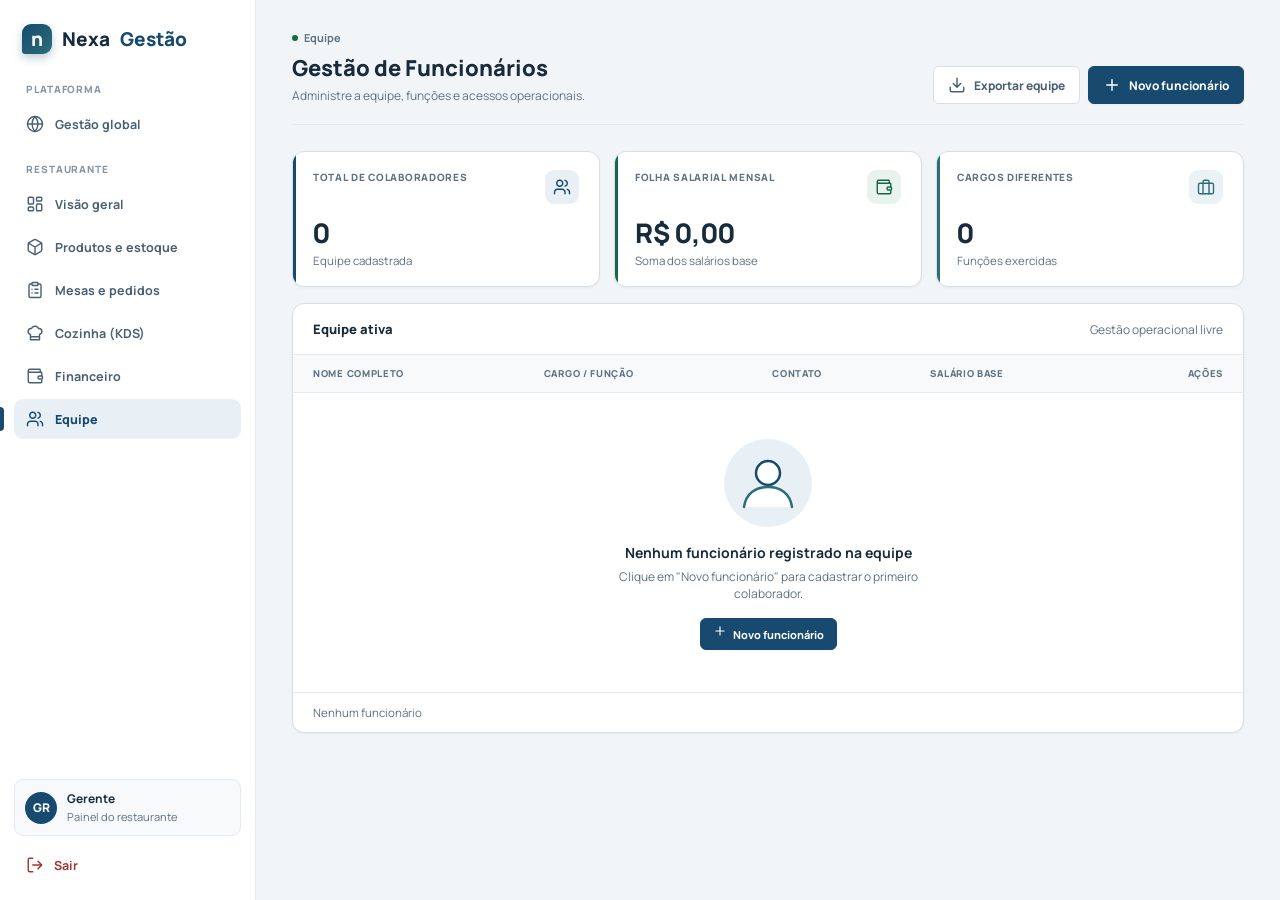
<file: frontend/pages/employees.html>
<!DOCTYPE html>
<html lang="pt-BR">
<head>
<meta charset="UTF-8">
<meta name="viewport" content="width=device-width, initial-scale=1.0">
<meta name="robots" content="noindex, nofollow">
<title>Nexa Gestão — Gestão de Funcionários</title>
<link rel="stylesheet" href="https://fonts.googleapis.com/css2?family=Manrope:wght@400;600;700;800&display=swap">
<style>
:root{--p:#174a6e;--ph:#103c5b;--pl:#e8f0f6;--s:#2b6f79;--bg:#f2f5f8;--bg2:#eaf0f4;--sf:#fff;--sf2:#f7f9fb;--hv:#eff4f7;--bd:#d5dfe8;--dv:#e4eaf0;--tx:#172b3d;--t2:#496074;--tm:#5e7183;--ok:#17684b;--okb:#e9f3ed;--er:#a43431;--erb:#f8eae9;--in:#205f7b;--inb:#eaf2f6;--fr:rgba(23,74,110,.24);--sh:0 1px 3px rgba(23,43,61,.05);--sm:0 8px 22px rgba(23,43,61,.08)}
*{box-sizing:border-box;margin:0;padding:0;font-family:'Manrope','Segoe UI',system-ui,sans-serif}
body{display:flex;min-height:100vh;background:var(--bg);color:var(--tx);font-size:13px;-webkit-font-smoothing:antialiased}
button{font:inherit;cursor:pointer}
:focus-visible{outline:3px solid var(--fr);outline-offset:2px}
.sr{position:absolute;width:1px;height:1px;overflow:hidden;clip:rect(0,0,0,0)}
.icon{width:18px;height:18px;fill:none;stroke:currentColor;stroke-width:1.9;stroke-linecap:round;stroke-linejoin:round;flex:none}
aside{position:sticky;top:0;width:256px;min-width:256px;height:100vh;padding:24px 14px 16px;background:var(--sf);border-right:1px solid var(--dv);display:flex;flex-direction:column;justify-content:space-between}
.logo{display:flex;align-items:center;gap:10px;padding:0 8px;margin-bottom:28px;font-size:19px;font-weight:800}.logo span{color:var(--p)}
.logo::before{content:'n';display:grid;place-items:center;width:30px;height:30px;border-radius:9px 9px 9px 3px;background:linear-gradient(135deg,var(--p),var(--s));color:#fff;font-size:19px;box-shadow:0 4px 10px rgba(23,74,110,.28)}
.nl{padding:0 12px 8px;color:#8695a4;font-size:10px;font-weight:800;letter-spacing:.9px;text-transform:uppercase}
.nav{list-style:none;display:flex;flex-direction:column;gap:3px;margin-bottom:18px}
.nav a{position:relative;display:flex;align-items:center;gap:11px;min-height:40px;padding:9px 12px;border-radius:9px;color:var(--t2);font-size:12.5px;font-weight:700;text-decoration:none;transition:color .18s,background .18s}
.nav a:hover{background:var(--hv);color:var(--p)}.nav a.on{background:var(--pl);color:var(--p);font-weight:800}
.nav a.on::before{content:'';position:absolute;left:-14px;top:20%;bottom:20%;width:4px;border-radius:0 4px 4px 0;background:var(--p)}
.sf{display:flex;flex-direction:column;gap:10px}
.uc{display:flex;align-items:center;gap:10px;padding:10px;border:1px solid var(--dv);border-radius:9px;background:var(--sf2)}
.uc .av{display:grid;place-items:center;width:32px;height:32px;border-radius:50%;background:var(--p);color:#fff;font-weight:800;font-size:12px}
.uc b{display:block;font-size:12px}.uc small{color:var(--tm);font-size:11px}
.out{display:flex;align-items:center;gap:10px;width:100%;padding:10px 12px;border:0;border-radius:9px;background:none;color:var(--er);font-size:12.5px;font-weight:700;text-align:left}.out:hover{background:var(--erb)}
main{flex:1;min-width:0;padding:30px 36px 44px}
.head{display:flex;justify-content:space-between;align-items:flex-end;gap:20px;flex-wrap:wrap;margin-bottom:26px;padding-bottom:20px;border-bottom:1px solid var(--dv)}
.crumb{display:flex;align-items:center;gap:6px;margin-bottom:8px;color:var(--tm);font-size:11px;font-weight:700}
.crumb i{width:6px;height:6px;border-radius:50%;background:var(--ok);box-shadow:0 0 0 3px var(--okb)}
h1{font-size:22px;font-weight:800}.sub{margin-top:4px;color:var(--tm);font-size:12px}
.acts{display:flex;gap:8px;flex-wrap:wrap}
.btn{position:relative;overflow:hidden;display:inline-flex;align-items:center;justify-content:center;gap:8px;min-height:38px;padding:8px 14px;border-radius:6px;border:1px solid var(--bd);background:var(--sf);color:var(--t2);font-size:12px;font-weight:750;transition:transform .18s,box-shadow .18s,border-color .18s,background .18s}
.btn:hover{border-color:var(--p);background:var(--hv);transform:translateY(-1px)}
.btn.pr{background:var(--p);border-color:var(--p);color:#fff;box-shadow:var(--sh)}.btn.pr:hover{background:var(--ph);box-shadow:var(--sm)}
.btn.pr::after{content:'';position:absolute;inset:0;background:linear-gradient(110deg,transparent 30%,rgba(255,255,255,.28) 50%,transparent 70%);transform:translateX(-120%);pointer-events:none}
.btn.pr:hover::after{transform:translateX(120%);transition:transform .7s ease}
.metrics{display:grid;grid-template-columns:repeat(auto-fit,minmax(min(100%,215px),1fr));gap:14px;margin-bottom:16px}
.card{position:relative;overflow:hidden;background:var(--sf);border:1px solid var(--bd);border-radius:12px;box-shadow:var(--sh)}
.metric{padding:18px 20px;transition:transform .18s,box-shadow .18s}
.metric::before{content:'';position:absolute;inset:0 auto 0 0;width:3px;background:var(--a);transition:width .18s}
.metric:hover{transform:translateY(-3px);box-shadow:var(--sm)}.metric:hover::before{width:6px}
.top{display:flex;justify-content:space-between;align-items:flex-start}
.chip{display:grid;place-items:center;width:34px;height:34px;border-radius:9px;background:var(--t);color:var(--a)}
.mt{color:var(--tm);font-size:10px;font-weight:800;letter-spacing:.7px;text-transform:uppercase}
.mv{margin:10px 0 2px;font-size:27px;font-weight:800;font-variant-numeric:tabular-nums}
.mf{color:var(--tm);font-size:11.5px}
.th2{display:flex;justify-content:space-between;align-items:center;gap:10px;padding:16px 20px;border-bottom:1px solid var(--dv)}
.th2 h2{font-size:13px;font-weight:800}.th2 span{color:var(--tm);font-size:12px}
.scroll{overflow-x:auto}
table{width:100%;min-width:720px;border-collapse:separate;border-spacing:0}
th{padding:12px 20px;background:var(--sf2);color:var(--tm);font-size:9.5px;font-weight:800;letter-spacing:.7px;text-align:left;text-transform:uppercase;border-bottom:1px solid var(--dv)}
td{padding:14px 20px;border-bottom:1px solid var(--dv);color:var(--t2);font-size:12px;vertical-align:middle}
tbody tr:hover td{background:var(--hv)}tbody tr:last-child td{border-bottom:0}
.r{text-align:right}
.who{display:flex;align-items:center;gap:12px}
.ava{display:grid;place-items:center;flex:none;width:38px;height:38px;border-radius:9px;background:var(--bg);color:var(--fg);font-weight:800;font-size:12px}
.who b{display:block;color:var(--tx);font-size:12.5px;font-weight:800;overflow-wrap:anywhere}
.role{display:inline-flex;padding:4px 10px;border-radius:6px;background:var(--inb);color:var(--in);font-size:10.5px;font-weight:800}
.sal{color:var(--tx);font-weight:800;font-variant-numeric:tabular-nums}
.ib{display:inline-grid;place-items:center;width:32px;height:32px;border:1px solid var(--bd);border-radius:6px;background:#fff;color:var(--t2);transition:.18s}
.ib:hover{border-color:var(--er);background:var(--erb);color:var(--er);transform:translateY(-1px)}
.empty{display:none;flex-direction:column;align-items:center;gap:6px;padding:42px 20px;text-align:center}.empty.show{display:flex}
.empty svg{width:96px;height:96px;margin-bottom:6px}.empty b{font-size:14px}.empty p{color:var(--tm);font-size:12px;max-width:340px}.empty .btn{margin-top:10px;min-height:30px;padding:5px 12px;font-size:11px;gap:6px}.empty .btn .icon{width:14px;height:14px}
.foot{display:flex;justify-content:space-between;gap:10px;padding:12px 20px;border-top:1px solid var(--dv);color:var(--tm);font-size:11.5px}
.ov{position:fixed;inset:0;z-index:1000;display:none;align-items:center;justify-content:center;padding:20px;overflow-y:auto;background:rgba(13,32,48,.48);backdrop-filter:blur(3px)}.ov.open{display:flex}
.mc{width:min(100%,480px);max-height:calc(100vh - 40px);overflow-y:auto;padding:24px;background:var(--sf);border:1px solid var(--bd);border-radius:12px;box-shadow:0 18px 40px rgba(23,43,61,.13)}
.ov.open .mc{animation:pop .3s cubic-bezier(.2,.7,.2,1)}
.mh{display:flex;justify-content:space-between;align-items:center;gap:12px;margin-bottom:4px}.mh h2{font-size:17px;font-weight:800}
.hint{color:var(--tm);font-size:12px;margin-bottom:18px}
.x{display:inline-grid;place-items:center;width:32px;height:32px;border:1px solid var(--bd);border-radius:6px;background:#fff;color:var(--t2)}.x:hover{border-color:var(--p);background:var(--pl)}
.f{margin-bottom:14px}.f label{display:block;margin-bottom:6px;color:var(--t2);font-size:11.5px;font-weight:750}
.f input{width:100%;min-height:40px;padding:9px 12px;border:1px solid var(--bd);border-radius:6px;background:#fff;color:var(--tx);font-size:12.5px;transition:.18s}
.f input:focus{outline:none;border-color:var(--p);box-shadow:0 0 0 3px var(--fr)}
.f input[aria-invalid=true]{border-color:var(--er);box-shadow:0 0 0 3px var(--erb)}
.f .err{display:none;margin-top:5px;color:var(--er);font-size:11.5px;font-weight:650}.f input[aria-invalid=true]~.err{display:block}
.mf2{display:flex;justify-content:flex-end;gap:10px;margin-top:22px}
.toast{position:fixed;left:50%;bottom:24px;z-index:1100;max-width:calc(100% - 32px);padding:12px 16px;border-radius:9px;background:var(--tx);color:#fff;font-size:12.5px;font-weight:650;box-shadow:0 18px 40px rgba(23,43,61,.13);opacity:0;pointer-events:none;transform:translate(-50%,16px);transition:opacity .25s,transform .3s}.toast.show{opacity:1;transform:translate(-50%,0)}
@keyframes up{from{opacity:0;transform:translateY(16px)}}@keyframes pop{from{opacity:0;transform:translateY(18px) scale(.95)}}@keyframes rowin{from{opacity:0;transform:translateX(-10px)}}
@media(prefers-reduced-motion:no-preference){.head{animation:up .5s backwards}.metric{animation:up .55s backwards}.metric:nth-child(2){animation-delay:.1s}.metric:nth-child(3){animation-delay:.2s}.tc{animation:up .6s .3s backwards}tr.new{animation:rowin .4s backwards}}
@media(max-width:1100px){aside{width:220px;min-width:220px}main{padding:26px 22px 36px}}
@media(max-width:760px){body{display:block}aside{position:static;width:100%;height:auto;padding:14px 16px}.nl,.uc{display:none}.nav{flex-direction:row;overflow-x:auto;margin:0}.nav a{white-space:nowrap}.nav a.on::before{display:none}.sf{align-items:flex-end}.out{width:auto}main{padding:22px 16px 34px}.metrics{grid-template-columns:repeat(2,1fr)}}
@media(max-width:480px){.metrics{grid-template-columns:1fr}.mf2{flex-direction:column-reverse}.mf2 .btn{justify-content:center}}
@media print{aside,.acts,.ib,.foot,.ov,.toast{display:none!important}body{display:block;background:#fff}main{padding:0}.card{box-shadow:none;break-inside:avoid}}
</style>
</head>
<body>
<svg width="0" height="0" style="position:absolute" aria-hidden="true">
 <symbol id="i-globe" viewBox="0 0 24 24"><circle cx="12" cy="12" r="10"/><path d="M2 12h20M12 2a15.3 15.3 0 0 1 4 10 15.3 15.3 0 0 1-4 10 15.3 15.3 0 0 1-4-10 15.3 15.3 0 0 1 4-10z"/></symbol>
 <symbol id="i-dash" viewBox="0 0 24 24"><rect x="3" y="3" width="7" height="9" rx="1.5"/><rect x="14" y="3" width="7" height="5" rx="1.5"/><rect x="14" y="12" width="7" height="9" rx="1.5"/><rect x="3" y="16" width="7" height="5" rx="1.5"/></symbol>
 <symbol id="i-box" viewBox="0 0 24 24"><path d="M21 8a2 2 0 0 0-1-1.73l-7-4a2 2 0 0 0-2 0l-7 4A2 2 0 0 0 3 8v8a2 2 0 0 0 1 1.73l7 4a2 2 0 0 0 2 0l7-4A2 2 0 0 0 21 16z"/><path d="M3.27 6.96 12 12.01l8.73-5.05M12 22.08V12"/></symbol>
 <symbol id="i-list" viewBox="0 0 24 24"><rect x="8" y="2" width="8" height="4" rx="1"/><path d="M16 4h2a2 2 0 0 1 2 2v14a2 2 0 0 1-2 2H6a2 2 0 0 1-2-2V6a2 2 0 0 1 2-2h2M12 11h4M12 16h4M8 11h.01M8 16h.01"/></symbol>
 <symbol id="i-chef" viewBox="0 0 24 24"><path d="M6 13.87A4 4 0 0 1 7.41 6a5.11 5.11 0 0 1 1.05-1.54 5 5 0 0 1 7.08 0A5.11 5.11 0 0 1 16.59 6 4 4 0 0 1 18 13.87V21H6zM6 17h12"/></symbol>
 <symbol id="i-wallet" viewBox="0 0 24 24"><path d="M19 7V4a1 1 0 0 0-1-1H5a2 2 0 0 0 0 4h15a1 1 0 0 1 1 1v4h-3a2 2 0 0 0 0 4h3a1 1 0 0 0 1-1v-2a1 1 0 0 0-1-1M3 5v14a2 2 0 0 0 2 2h15a1 1 0 0 0 1-1v-4"/></symbol>
 <symbol id="i-users" viewBox="0 0 24 24"><path d="M16 21v-2a4 4 0 0 0-4-4H6a4 4 0 0 0-4 4v2"/><circle cx="9" cy="7" r="4"/><path d="M22 21v-2a4 4 0 0 0-3-3.87M16 3.13a4 4 0 0 1 0 7.75"/></symbol>
 <symbol id="i-brief" viewBox="0 0 24 24"><rect x="2" y="7" width="20" height="14" rx="2"/><path d="M16 21V5a2 2 0 0 0-2-2h-4a2 2 0 0 0-2 2v16"/></symbol>
 <symbol id="i-down" viewBox="0 0 24 24"><path d="M21 15v4a2 2 0 0 1-2 2H5a2 2 0 0 1-2-2v-4M7 10l5 5 5-5M12 15V3"/></symbol>
 <symbol id="i-plus" viewBox="0 0 24 24"><path d="M5 12h14M12 5v14"/></symbol>
 <symbol id="i-out" viewBox="0 0 24 24"><path d="M9 21H5a2 2 0 0 1-2-2V5a2 2 0 0 1 2-2h4M16 17l5-5-5-5M21 12H9"/></symbol>
 <symbol id="i-trash" viewBox="0 0 24 24"><path d="M3 6h18M19 6v14a2 2 0 0 1-2 2H7a2 2 0 0 1-2-2V6M8 6V4a2 2 0 0 1 2-2h4a2 2 0 0 1 2 2v2M10 11v6M14 11v6"/></symbol>
</svg>
<aside>
  <div>
    <div class="logo">Nexa <span>Gestão</span></div>
    <nav aria-label="Navegação principal">
      <div class="nl">Plataforma</div>
      <ul class="nav"><li><a href="../admin_saas.html"><svg class="icon" aria-hidden="true"><use href="#i-globe"/></svg>Gestão global</a></li></ul>
      <div class="nl">Restaurante</div>
      <ul class="nav">
        <li><a href="dashboard.html"><svg class="icon" aria-hidden="true"><use href="#i-dash"/></svg>Visão geral</a></li>
        <li><a href="products.html"><svg class="icon" aria-hidden="true"><use href="#i-box"/></svg>Produtos e estoque</a></li>
        <li><a href="tables.html"><svg class="icon" aria-hidden="true"><use href="#i-list"/></svg>Mesas e pedidos</a></li>
        <li><a href="kitchen.html"><svg class="icon" aria-hidden="true"><use href="#i-chef"/></svg>Cozinha (KDS)</a></li>
        <li><a href="financial.html"><svg class="icon" aria-hidden="true"><use href="#i-wallet"/></svg>Financeiro</a></li>
        <li><a href="employees.html" class="on" aria-current="page"><svg class="icon" aria-hidden="true"><use href="#i-users"/></svg>Equipe</a></li>
      </ul>
    </nav>
  </div>
  <div class="sf">
    <div class="uc"><span class="av" aria-hidden="true">GR</span><div><b>Gerente</b><small>Painel do restaurante</small></div></div>
    <button type="button" class="out" id="btnOut"><svg class="icon" aria-hidden="true"><use href="#i-out"/></svg>Sair</button>
  </div>
</aside>

<main>
  <header class="head">
    <div>
      <div class="crumb"><i></i>Equipe</div>
      <h1>Gestão de Funcionários</h1>
      <p class="sub">Administre a equipe, funções e acessos operacionais.</p>
    </div>
    <div class="acts">
      <button type="button" class="btn" id="btnCsv"><svg class="icon" aria-hidden="true"><use href="#i-down"/></svg>Exportar equipe</button>
      <button type="button" class="btn pr" data-new><svg class="icon" aria-hidden="true"><use href="#i-plus"/></svg>Novo funcionário</button>
    </div>
  </header>

  <section class="metrics" aria-label="Métricas da equipe">
    <div class="card metric" style="--a:var(--p);--t:var(--pl)"><div class="top"><div class="mt">Total de colaboradores</div><span class="chip"><svg class="icon" aria-hidden="true"><use href="#i-users"/></svg></span></div><div class="mv" id="m1">0</div><div class="mf">Equipe cadastrada</div></div>
    <div class="card metric" style="--a:var(--ok);--t:var(--okb)"><div class="top"><div class="mt">Folha salarial mensal</div><span class="chip"><svg class="icon" aria-hidden="true"><use href="#i-wallet"/></svg></span></div><div class="mv" id="m2">R$ 0,00</div><div class="mf">Soma dos salários base</div></div>
    <div class="card metric" style="--a:var(--s);--t:var(--inb)"><div class="top"><div class="mt">Cargos diferentes</div><span class="chip"><svg class="icon" aria-hidden="true"><use href="#i-brief"/></svg></span></div><div class="mv" id="m3">0</div><div class="mf">Funções exercidas</div></div>
  </section>

  <section class="card tc" aria-labelledby="tt">
    <div class="th2"><h2 id="tt">Equipe ativa</h2><span>Gestão operacional livre</span></div>
    <div class="scroll"><table>
      <caption class="sr">Funcionários cadastrados, com cargo, contato e salário base</caption>
      <thead><tr><th scope="col">Nome completo</th><th scope="col">Cargo / função</th><th scope="col">Contato</th><th scope="col">Salário base</th><th scope="col" class="r">Ações</th></tr></thead>
      <tbody id="tb"></tbody>
    </table></div>
    <div class="empty show" id="empty" role="status">
      <svg viewBox="0 0 96 96" aria-hidden="true"><circle cx="48" cy="48" r="44" fill="var(--pl)"/><circle cx="48" cy="38" r="12" fill="#fff" stroke="var(--p)" stroke-width="2.5"/><path d="M24 72c2-14 12-20 24-20s22 6 24 20" fill="#fff" stroke="var(--s)" stroke-width="2.5" stroke-linecap="round"/></svg>
      <b>Nenhum funcionário registrado na equipe</b>
      <p>Clique em "Novo funcionário" para cadastrar o primeiro colaborador.</p>
      <button type="button" class="btn pr" data-new><svg class="icon" aria-hidden="true"><use href="#i-plus"/></svg>Novo funcionário</button>
    </div>
    <div class="foot"><span id="cnt">Nenhum funcionário</span><span id="note" style="color:#765200;font-weight:700"></span></div>
  </section>
</main>

<div class="ov" id="mod"><div class="mc" role="dialog" aria-modal="true" aria-labelledby="mT">
  <div class="mh"><h2 id="mT">Registrar novo funcionário</h2><button type="button" class="x" data-close aria-label="Fechar"><svg class="icon" aria-hidden="true"><use href="#i-plus" transform="rotate(45 12 12)"/></svg></button></div>
  <p class="hint">Cadastre um colaborador da equipe.</p>
  <form id="form" novalidate>
    <div class="f"><label for="iName">Nome completo</label><input id="iName" maxlength="80" autocomplete="off" placeholder="Ex: Ana Souza" aria-describedby="e1"><span class="err" id="e1"></span></div>
    <div class="f"><label for="iRole">Cargo / função</label><input id="iRole" maxlength="50" autocomplete="off" placeholder="Ex: Chefe de Cozinha / Atendente" aria-describedby="e2"><span class="err" id="e2"></span></div>
    <div class="f"><label for="iCont">Contato (telefone / e-mail)</label><input id="iCont" maxlength="80" autocomplete="off" placeholder="Ex: (11) 98765-4321" aria-describedby="e3"><span class="err" id="e3"></span></div>
    <div class="f"><label for="iSal">Salário base (R$)</label><input id="iSal" inputmode="decimal" autocomplete="off" placeholder="Ex: 2.500,00" aria-describedby="e4"><span class="err" id="e4"></span></div>
    <div class="mf2"><button type="button" class="btn" data-close>Cancelar</button><button type="submit" class="btn pr">Registrar colaborador</button></div>
  </form>
</div></div>
<div class="toast" id="toast" role="status" aria-live="polite"></div>

<script>
(function () {
'use strict';
var KEY = 'nexa_employees';
function $(s) { return document.querySelector(s); }
function el(t, c, x) { var e = document.createElement(t); if (c) e.className = c; if (x != null) e.textContent = x; return e; }
function brl(n) { return n.toLocaleString('pt-BR', { style: 'currency', currency: 'BRL' }); }
function slug(s) { return String(s).normalize('NFD').replace(/[\u0300-\u036f]/g, '').toLowerCase().trim(); }
function parseBR(s) {
  s = String(s).replace(/\s|R\$/g, ''); if (!s) return NaN;
  if (s.indexOf(',') > -1) s = s.replace(/\./g, '').replace(',', '.');
  else if ((s.match(/\./g) || []).length > 1) s = s.replace(/\./g, '');
  var n = Number(s); return isFinite(n) ? n : NaN;
}
var PAL = [['#e8f0f6', '#174a6e'], ['#e9f3ed', '#17684b'], ['#faf1dc', '#765200'], ['#f8eae9', '#a43431'], ['#eaf2f6', '#205f7b'], ['#efeaf6', '#5a3d86']];
var mem = null, ok = true;
try { localStorage.setItem('__t', '1'); localStorage.removeItem('__t'); } catch (e) { ok = false; }
function get() { if (!ok) return mem; try { return localStorage.getItem(KEY); } catch (e) { ok = false; return mem; } }
function set(v) { mem = v; if (!ok) return; try { localStorage.setItem(KEY, v); } catch (e) { ok = false; toast('Não foi possível salvar neste navegador.'); } }
var E = [], uid = 1, flash = 0, toastEl = $('#toast'), tt = 0, last = null;
function toast(m) { toastEl.textContent = m; toastEl.classList.add('show'); clearTimeout(tt); tt = setTimeout(function () { toastEl.classList.remove('show'); }, 3400); }
function load() {
  try { var a = JSON.parse(get() || '[]'); E = Array.isArray(a) ? a : []; } catch (e) { E = []; }
  E = E.filter(function (x) { return x && typeof x.name === 'string'; }).map(function (x) { return { id: Number(x.id) || uid++, name: x.name.slice(0, 80), role: String(x.role || '').slice(0, 50), contact: String(x.contact || '').slice(0, 80), salary: Math.max(0, Number(x.salary) || 0) }; });
  uid = E.reduce(function (m, x) { return Math.max(m, x.id); }, 0) + 1;
}
function save() { set(JSON.stringify(E)); }
function initials(n) { var p = n.trim().split(/\s+/); return ((p[0] || '')[0] + (p.length > 1 ? p[p.length - 1][0] : '')).toUpperCase(); }
function render() {
  var tb = $('#tb'); tb.textContent = '';
  E.forEach(function (x) {
    var tr = el('tr', x.id === flash ? 'new' : ''), c1 = el('td'), w = el('div', 'who'), av = el('span', 'ava', initials(x.name)), nm = el('b', '', x.name), c2 = el('td'), c5 = el('td', 'r'), b = el('button', 'ib');
    var pal = PAL[x.id % PAL.length]; av.style.setProperty('--bg', pal[0]); av.style.setProperty('--fg', pal[1]);
    w.appendChild(av); w.appendChild(nm); c1.appendChild(w); c2.appendChild(el('span', 'role', x.role));
    b.type = 'button'; b.title = 'Excluir ' + x.name; b.setAttribute('aria-label', 'Excluir ' + x.name); b.innerHTML = '<svg class="icon" aria-hidden="true"><use href="#i-trash"/></svg>';
    b.addEventListener('click', function () { if (!window.confirm('Excluir "' + x.name + '" da equipe?')) return; E = E.filter(function (z) { return z !== x; }); save(); render(); toast('"' + x.name + '" foi excluído.'); });
    c5.appendChild(b); [c1, c2, el('td', '', x.contact), el('td', 'sal', brl(x.salary)), c5].forEach(function (c) { tr.appendChild(c); }); tb.appendChild(tr);
  });
  flash = 0;
  var roles = {}; E.forEach(function (x) { roles[slug(x.role)] = 1; });
  $('#m1').textContent = E.length; $('#m2').textContent = brl(E.reduce(function (s, x) { return s + x.salary; }, 0)); $('#m3').textContent = Object.keys(roles).length;
  $('#empty').classList.toggle('show', !E.length); $('#cnt').textContent = E.length ? E.length + (E.length === 1 ? ' funcionário' : ' funcionários') : 'Nenhum funcionário';
}
function openMod() {
  last = document.activeElement; $('#form').reset(); $('#form').querySelectorAll('input').forEach(function (i) { i.removeAttribute('aria-invalid'); });
  $('#mod').classList.add('open'); setTimeout(function () { $('#iName').focus(); }, 0);
}
function closeMod() { $('#mod').classList.remove('open'); if (last && last.focus) last.focus(); }
document.addEventListener('click', function (e) {
  if (e.target.closest('[data-new]')) { openMod(); return; }
  if (e.target.closest('[data-close]') || e.target === $('#mod')) closeMod();
});
document.addEventListener('keydown', function (e) { if (e.key === 'Escape' && $('#mod').classList.contains('open')) closeMod(); });
$('#form').addEventListener('submit', function (e) {
  e.preventDefault(); var bad = null;
  function chk(id, eid, msg, cond) { var i = $(id); i.removeAttribute('aria-invalid'); if (cond) { i.setAttribute('aria-invalid', 'true'); $(eid).textContent = msg; bad = bad || i; } }
  var name = $('#iName').value.trim(), role = $('#iRole').value.trim().replace(/\s+/g, ' '), cont = $('#iCont').value.trim(), sal = parseBR($('#iSal').value);
  chk('#iName', '#e1', 'Informe o nome completo.', !name); chk('#iRole', '#e2', 'Informe o cargo ou função.', !role);
  chk('#iCont', '#e3', 'Informe um telefone ou e-mail.', !cont); chk('#iSal', '#e4', 'Informe um salário válido (ex: 2.500,00).', isNaN(sal) || sal < 0);
  if (bad) { bad.focus(); return; }
  var known = E.filter(function (x) { return slug(x.role) === slug(role); })[0]; if (known) role = known.role;
  var x = { id: uid++, name: name, role: role, contact: cont, salary: Math.round(sal * 100) / 100 }; E.push(x); flash = x.id; save(); closeMod(); render(); toast('"' + name + '" cadastrado.');
});
function cell(v) { var s = String(v); if (/^[=+\-@\t\r]/.test(s)) s = "'" + s; return /[;"\n\r]/.test(s) ? '"' + s.replace(/"/g, '""') + '"' : s; }
$('#btnCsv').addEventListener('click', function () {
  var rows = [['Nome completo', 'Cargo / função', 'Contato', 'Salário base (R$)']];
  E.forEach(function (x) { rows.push([x.name, x.role, x.contact, x.salary.toLocaleString('pt-BR', { minimumFractionDigits: 2 })]); });
  var a = document.createElement('a'), d = new Date(); a.href = URL.createObjectURL(new Blob(['\uFEFF' + rows.map(function (r) { return r.map(cell).join(';'); }).join('\r\n')], { type: 'text/csv;charset=utf-8' }));
  a.download = 'equipe-nexa-gestao-' + d.getFullYear() + '-' + String(d.getMonth() + 1).padStart(2, '0') + '-' + String(d.getDate()).padStart(2, '0') + '.csv'; document.body.appendChild(a); a.click(); a.remove(); toast('Arquivo CSV gerado.');
});
$('#btnOut').addEventListener('click', function () { window.location.href = '../index.html'; });
load(); render();
if (!ok) $('#note').textContent = 'Armazenamento bloqueado: os dados ficam só nesta aba. Abra o arquivo direto no Chrome ou Edge.';
})();
</script>
</body>
</html>
</file>
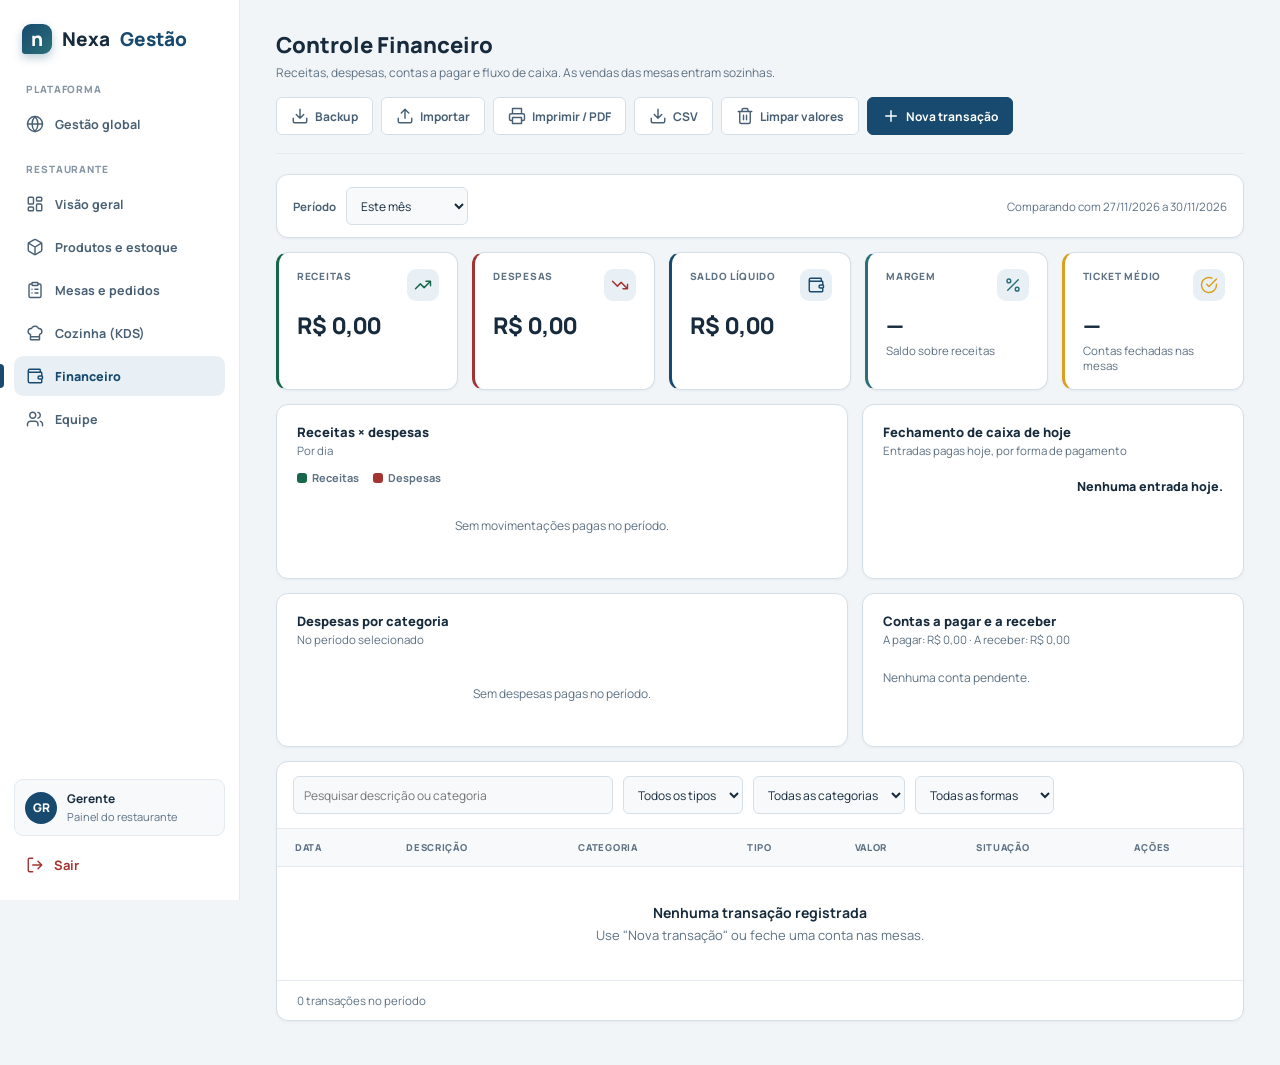
<file: frontend/pages/financial.html>
<!DOCTYPE html>
<html lang="pt-BR">
<head>
<meta charset="UTF-8">
<meta name="viewport" content="width=device-width, initial-scale=1.0">
<meta name="robots" content="noindex, nofollow">
<title>Nexa Gestão — Financeiro</title>
<link rel="stylesheet" href="https://fonts.googleapis.com/css2?family=Manrope:wght@400;600;700;800&display=swap">
<style>
:root{--p:#174a6e;--ph:#103c5b;--pl:#e8f0f6;--s:#2b6f79;--bg:#f2f5f8;--bg2:#eaf0f4;--sf:#fff;--sf2:#f7f9fb;--hv:#eff4f7;--bd:#d5dfe8;--dv:#e4eaf0;--tx:#172b3d;--t2:#496074;--tm:#5e7183;--ok:#17684b;--okb:#e9f3ed;--er:#a43431;--erb:#f8eae9;--wn:#765200;--wnb:#faf1dc;--in:#205f7b;--inb:#eaf2f6;--fr:rgba(23,74,110,.24);--sh:0 1px 3px rgba(23,43,61,.05)}
*{box-sizing:border-box;margin:0;padding:0;font-family:'Manrope','Segoe UI',system-ui,sans-serif}
body{display:flex;min-height:100vh;background:var(--bg);color:var(--tx);font-size:13px}
button{font:inherit;cursor:pointer}
:focus-visible{outline:3px solid var(--fr);outline-offset:2px}
.sr{position:absolute;width:1px;height:1px;overflow:hidden;clip:rect(0,0,0,0)}
.icon{width:18px;height:18px;fill:none;stroke:currentColor;stroke-width:1.9;stroke-linecap:round;stroke-linejoin:round;flex:none}
aside{position:sticky;top:0;width:240px;min-width:240px;height:100vh;padding:24px 14px 16px;background:var(--sf);border-right:1px solid var(--dv);display:flex;flex-direction:column;justify-content:space-between}
.logo{display:flex;align-items:center;gap:10px;padding:0 8px;margin-bottom:28px;font-size:19px;font-weight:800}.logo span{color:var(--p)}
.logo::before{content:'n';display:grid;place-items:center;width:30px;height:30px;border-radius:9px 9px 9px 3px;background:linear-gradient(135deg,var(--p),var(--s));color:#fff;font-size:19px;box-shadow:0 4px 10px rgba(23,74,110,.28)}
.nl{padding:0 12px 8px;color:#8695a4;font-size:10px;font-weight:800;letter-spacing:.9px;text-transform:uppercase}
.nav{list-style:none;display:flex;flex-direction:column;gap:3px;margin-bottom:18px}
.nav a{position:relative;display:flex;align-items:center;gap:11px;min-height:40px;padding:9px 12px;border-radius:9px;color:var(--t2);font-size:12.5px;font-weight:700;text-decoration:none}
.nav a:hover{background:var(--hv);color:var(--p)}.nav a.on{background:var(--pl);color:var(--p);font-weight:800}
.nav a.on::before{content:'';position:absolute;left:-14px;top:20%;bottom:20%;width:4px;border-radius:0 4px 4px 0;background:var(--p)}
.sf{display:flex;flex-direction:column;gap:10px}
.uc{display:flex;align-items:center;gap:10px;padding:10px;border:1px solid var(--dv);border-radius:9px;background:var(--sf2)}
.uc .av{display:grid;place-items:center;width:32px;height:32px;border-radius:50%;background:var(--p);color:#fff;font-weight:800;font-size:12px}
.uc b{display:block;font-size:12px}.uc small{color:var(--tm);font-size:11px}
.out{display:flex;align-items:center;gap:10px;width:100%;padding:10px 12px;border:0;border-radius:9px;background:none;color:var(--er);font-weight:700;text-align:left}.out:hover{background:var(--erb)}
main{flex:1;min-width:0;padding:30px 36px 44px}
.head{display:flex;justify-content:space-between;align-items:flex-end;gap:16px;flex-wrap:wrap;margin-bottom:20px;padding-bottom:18px;border-bottom:1px solid var(--dv)}
h1{font-size:22px;font-weight:800}.sub{margin-top:4px;color:var(--tm);font-size:12px}
.acts{display:flex;gap:8px;flex-wrap:wrap}
.btn{display:inline-flex;align-items:center;justify-content:center;gap:6px;min-height:38px;padding:8px 14px;border-radius:6px;border:1px solid var(--bd);background:var(--sf);color:var(--t2);font-size:12px;font-weight:700}
.btn:hover{border-color:var(--p);background:var(--hv)}
.btn.pr{background:var(--p);border-color:var(--p);color:#fff}.btn.pr:hover{background:var(--ph)}
.btn.sm{min-height:30px;padding:4px 10px;font-size:11px}.btn.dg:hover{border-color:var(--er);background:var(--erb);color:var(--er)}
.btn.dgs{background:var(--er);border-color:var(--er);color:#fff}.btn.dgs:hover{background:#8a2b28;border-color:#8a2b28}.btn.dgs:disabled{opacity:.45;cursor:not-allowed}
.card{background:var(--sf);border:1px solid var(--bd);border-radius:12px;box-shadow:var(--sh);overflow:hidden}
.pb{display:flex;flex-wrap:wrap;gap:10px;align-items:center;padding:12px 16px;margin-bottom:14px}
.pb label{color:var(--t2);font-size:11.5px;font-weight:700}.pb .cmp{margin-left:auto;color:var(--tm);font-size:11.5px}
select,input[type=date],input[type=search]{min-height:38px;padding:8px 10px;border:1px solid var(--bd);border-radius:6px;background:var(--sf2);color:var(--tx);font-size:12px}
.metrics{display:grid;grid-template-columns:repeat(auto-fit,minmax(170px,1fr));gap:14px;margin-bottom:14px}
.metric{padding:16px 18px;border-left:3px solid var(--a)}
.top{display:flex;justify-content:space-between;align-items:flex-start;gap:8px}
.chip{display:grid;place-items:center;flex:none;width:32px;height:32px;border-radius:9px;background:var(--pl);color:var(--a)}
.mt{color:var(--tm);font-size:10px;font-weight:800;letter-spacing:.7px;text-transform:uppercase}
.mv{margin:8px 0 2px;font-size:23px;font-weight:800;font-variant-numeric:tabular-nums}
.mf{color:var(--tm);font-size:11.5px;min-height:16px}
.up{color:var(--ok);font-weight:700}.dn{color:var(--er);font-weight:700}
.r2{display:grid;grid-template-columns:minmax(0,3fr) minmax(0,2fr);gap:14px;margin-bottom:14px}
.pn{padding:18px 20px}.pn h2{font-size:13px;font-weight:800}.pn .h{color:var(--tm);font-size:11.5px;margin:2px 0 12px}
.lg{display:flex;gap:14px;margin:4px 0 6px;color:var(--tm);font-size:11px;font-weight:700}.lg i{display:inline-block;width:10px;height:10px;border-radius:3px;margin-right:5px;vertical-align:-1px}
svg.ch{width:100%;height:190px;display:block}
.ch text{fill:var(--tm);font-size:10px;font-weight:600}
.empt{padding:26px 8px;text-align:center;color:var(--tm);font-size:12px}
.rw{margin-bottom:11px}.rw .t{display:flex;justify-content:space-between;margin-bottom:5px;font-size:12px;font-weight:700;color:var(--t2)}
.br{height:8px;border-radius:8px;background:var(--bg2);overflow:hidden}.br i{display:block;height:100%;border-radius:8px;background:var(--er)}
.cx{width:100%;border-collapse:collapse}.cx td{padding:8px 0;border-bottom:1px solid var(--dv);font-size:12.5px}.cx tr:last-child td{border:0;font-weight:800;color:var(--tx)}.cx td:last-child{text-align:right;font-variant-numeric:tabular-nums}
.bl{list-style:none}.bl li{display:flex;justify-content:space-between;align-items:center;gap:10px;padding:10px 0;border-bottom:1px solid var(--dv)}.bl li:last-child{border:0}
.bl b{display:block;font-size:12.5px;color:var(--tx)}.bl small{color:var(--tm);font-size:11px}
.bar{display:flex;flex-wrap:wrap;gap:10px;align-items:center;padding:14px 16px;border-bottom:1px solid var(--dv)}
.bar input[type=search]{flex:1;min-width:200px;max-width:320px}
.scroll{overflow-x:auto}
table.tb{width:100%;min-width:820px;border-collapse:collapse}
.tb th{padding:12px 18px;background:var(--sf2);color:var(--tm);font-size:9.5px;font-weight:800;letter-spacing:.7px;text-align:left;text-transform:uppercase;border-bottom:1px solid var(--dv)}
.tb td{padding:12px 18px;border-bottom:1px solid var(--dv);color:var(--t2);font-size:12px;vertical-align:middle}
.tb tbody tr:hover td{background:var(--hv)}.tb tbody tr:last-child td{border:0}
.tb b{display:block;color:var(--tx);font-size:12.5px;overflow-wrap:anywhere}.tb small{color:var(--tm);font-size:11px}
.r{text-align:right}.ra{display:flex;justify-content:flex-end;gap:6px;flex-wrap:wrap}
.v{font-weight:800;font-variant-numeric:tabular-nums}.v.p{color:var(--ok)}.v.n{color:var(--er)}
.bd{display:inline-flex;align-items:center;padding:4px 10px;border-radius:20px;font-size:10.5px;font-weight:800;background:var(--okb);color:var(--ok)}
.bd.w{background:var(--wnb);color:var(--wn)}.bd.l{background:var(--erb);color:var(--er)}.bd.i{background:var(--inb);color:var(--in)}.bd.g{background:var(--bg2);color:var(--t2)}
.empty{display:none;padding:36px 20px;text-align:center;color:var(--tm)}.empty.show{display:block}.empty b{display:block;color:var(--tx);font-size:14px;margin-bottom:4px}
.foot{display:flex;justify-content:space-between;gap:10px;flex-wrap:wrap;padding:12px 20px;border-top:1px solid var(--dv);color:var(--tm);font-size:11.5px}
.ov{position:fixed;inset:0;z-index:1000;display:none;align-items:center;justify-content:center;padding:20px;overflow-y:auto;background:rgba(13,32,48,.48)}.ov.open{display:flex}
.mc{width:min(100%,520px);max-height:calc(100vh - 40px);overflow-y:auto;padding:24px;background:var(--sf);border:1px solid var(--bd);border-radius:12px;box-shadow:0 18px 40px rgba(23,43,61,.13)}
.mh{display:flex;justify-content:space-between;align-items:center;margin-bottom:14px}.mh h2{font-size:17px;font-weight:800}
.x{width:32px;height:32px;border:1px solid var(--bd);border-radius:6px;background:#fff;color:var(--t2)}
.f{margin-bottom:12px}.f label{display:block;margin-bottom:5px;color:var(--t2);font-size:11.5px;font-weight:700}.f small{color:var(--tm);font-weight:600}
.f input,.f select{width:100%;min-height:40px;padding:9px 12px;border:1px solid var(--bd);border-radius:6px;background:#fff;color:var(--tx);font-size:12.5px}
.f input:focus,.f select:focus{outline:none;border-color:var(--p);box-shadow:0 0 0 3px var(--fr)}
.f2{display:grid;grid-template-columns:1fr 1fr;gap:12px}
.chk{display:flex;align-items:center;gap:8px;margin-bottom:12px;font-weight:700;color:var(--t2)}.chk input{width:auto;min-height:0}
.err{display:none;margin:0 0 10px;padding:8px 10px;border-radius:6px;background:var(--erb);color:var(--er);font-size:11.5px;font-weight:700}.err.show{display:block}
.opt{display:flex;align-items:flex-start;gap:10px;padding:10px 12px;margin-bottom:8px;border:1px solid var(--bd);border-radius:8px;cursor:pointer;color:var(--t2);font-size:12.5px;font-weight:700}
.opt:hover{background:var(--hv)}.opt input{margin-top:2px;width:auto;min-height:0;accent-color:var(--p)}
.opt small{display:block;margin-top:2px;color:var(--tm);font-size:11px;font-weight:600}
.opt.dis{opacity:.5;cursor:not-allowed}.opt.dis:hover{background:none}
.wb{display:flex;align-items:center;justify-content:space-between;gap:10px;flex-wrap:wrap;padding:10px 12px;margin:12px 0;border-radius:8px;background:var(--wnb);color:var(--wn);font-size:11.5px;font-weight:700}
.mf2{display:flex;justify-content:flex-end;gap:10px;margin-top:16px}
.toast{position:fixed;left:50%;bottom:24px;z-index:1100;max-width:calc(100% - 32px);padding:12px 16px;border-radius:9px;background:var(--tx);color:#fff;font-size:12.5px;font-weight:600;opacity:0;pointer-events:none;transform:translate(-50%,16px);transition:opacity .25s,transform .25s}.toast.show{opacity:1;transform:translate(-50%,0)}
@media(max-width:1100px){.r2{grid-template-columns:1fr}}
@media(max-width:760px){body{display:block}aside{position:static;width:100%;height:auto;padding:14px 16px}.nl,.uc{display:none}.nav{flex-direction:row;overflow-x:auto;margin:0}.nav a{white-space:nowrap}.nav a.on::before{display:none}.sf{align-items:flex-end}main{padding:22px 16px 34px}.f2{grid-template-columns:1fr}.pb .cmp{margin-left:0}}
@media print{aside,.acts,.bar,.ra,.ov,.toast,.pb select,.pb input,.pb label{display:none!important}body{display:block;background:#fff}main{padding:0}.card{box-shadow:none;break-inside:avoid}}
</style>
</head>
<body>
<svg width="0" height="0" style="position:absolute" aria-hidden="true">
 <symbol id="i-globe" viewBox="0 0 24 24"><circle cx="12" cy="12" r="10"/><path d="M2 12h20M12 2a15.3 15.3 0 0 1 4 10 15.3 15.3 0 0 1-4 10 15.3 15.3 0 0 1-4-10 15.3 15.3 0 0 1 4-10z"/></symbol>
 <symbol id="i-dash" viewBox="0 0 24 24"><rect x="3" y="3" width="7" height="9" rx="1.5"/><rect x="14" y="3" width="7" height="5" rx="1.5"/><rect x="14" y="12" width="7" height="9" rx="1.5"/><rect x="3" y="16" width="7" height="5" rx="1.5"/></symbol>
 <symbol id="i-box" viewBox="0 0 24 24"><path d="M21 8a2 2 0 0 0-1-1.73l-7-4a2 2 0 0 0-2 0l-7 4A2 2 0 0 0 3 8v8a2 2 0 0 0 1 1.73l7 4a2 2 0 0 0 2 0l7-4A2 2 0 0 0 21 16z"/><path d="M3.27 6.96 12 12.01l8.73-5.05M12 22.08V12"/></symbol>
 <symbol id="i-list" viewBox="0 0 24 24"><rect x="8" y="2" width="8" height="4" rx="1"/><path d="M16 4h2a2 2 0 0 1 2 2v14a2 2 0 0 1-2 2H6a2 2 0 0 1-2-2V6a2 2 0 0 1 2-2h2M12 11h4M12 16h4M8 11h.01M8 16h.01"/></symbol>
 <symbol id="i-chef" viewBox="0 0 24 24"><path d="M6 13.87A4 4 0 0 1 7.41 6a5.11 5.11 0 0 1 1.05-1.54 5 5 0 0 1 7.08 0A5.11 5.11 0 0 1 16.59 6 4 4 0 0 1 18 13.87V21H6zM6 17h12"/></symbol>
 <symbol id="i-wallet" viewBox="0 0 24 24"><path d="M19 7V4a1 1 0 0 0-1-1H5a2 2 0 0 0 0 4h15a1 1 0 0 1 1 1v4h-3a2 2 0 0 0 0 4h3a1 1 0 0 0 1-1v-2a1 1 0 0 0-1-1M3 5v14a2 2 0 0 0 2 2h15a1 1 0 0 0 1-1v-4"/></symbol>
 <symbol id="i-users" viewBox="0 0 24 24"><path d="M16 21v-2a4 4 0 0 0-4-4H6a4 4 0 0 0-4 4v2"/><circle cx="9" cy="7" r="4"/><path d="M22 21v-2a4 4 0 0 0-3-3.87M16 3.13a4 4 0 0 1 0 7.75"/></symbol>
 <symbol id="i-down" viewBox="0 0 24 24"><path d="M21 15v4a2 2 0 0 1-2 2H5a2 2 0 0 1-2-2v-4M7 10l5 5 5-5M12 15V3"/></symbol>
 <symbol id="i-up" viewBox="0 0 24 24"><path d="M21 15v4a2 2 0 0 1-2 2H5a2 2 0 0 1-2-2v-4M17 8l-5-5-5 5M12 3v12"/></symbol>
 <symbol id="i-print" viewBox="0 0 24 24"><path d="M6 9V2h12v7M6 18H4a2 2 0 0 1-2-2v-5a2 2 0 0 1 2-2h16a2 2 0 0 1 2 2v5a2 2 0 0 1-2 2h-2M6 14h12v8H6z"/></symbol>
 <symbol id="i-plus" viewBox="0 0 24 24"><path d="M5 12h14M12 5v14"/></symbol>
 <symbol id="i-out" viewBox="0 0 24 24"><path d="M9 21H5a2 2 0 0 1-2-2V5a2 2 0 0 1 2-2h4M16 17l5-5-5-5M21 12H9"/></symbol>
 <symbol id="i-trend" viewBox="0 0 24 24"><path d="m22 7-8.5 8.5-5-5L2 17M16 7h6v6"/></symbol>
 <symbol id="i-trend-d" viewBox="0 0 24 24"><path d="m22 17-8.5-8.5-5 5L2 7M16 17h6v-6"/></symbol>
 <symbol id="i-pct" viewBox="0 0 24 24"><path d="M19 5 5 19"/><circle cx="6.5" cy="6.5" r="2.5"/><circle cx="17.5" cy="17.5" r="2.5"/></symbol>
 <symbol id="i-check" viewBox="0 0 24 24"><path d="M22 11.08V12a10 10 0 1 1-5.93-9.14M22 4 12 14.01l-3-3"/></symbol>
 <symbol id="i-trash" viewBox="0 0 24 24"><path d="M3 6h18M19 6v14a2 2 0 0 1-2 2H7a2 2 0 0 1-2-2V6M8 6V4a2 2 0 0 1 2-2h4a2 2 0 0 1 2 2v2M10 11v6M14 11v6"/></symbol>
</svg>
<aside>
  <div>
    <div class="logo">Nexa <span>Gestão</span></div>
    <nav aria-label="Navegação principal">
      <div class="nl">Plataforma</div>
      <ul class="nav"><li><a href="../admin_saas.html"><svg class="icon" aria-hidden="true"><use href="#i-globe"/></svg>Gestão global</a></li></ul>
      <div class="nl">Restaurante</div>
      <ul class="nav">
        <li><a href="dashboard.html"><svg class="icon" aria-hidden="true"><use href="#i-dash"/></svg>Visão geral</a></li>
        <li><a href="products.html"><svg class="icon" aria-hidden="true"><use href="#i-box"/></svg>Produtos e estoque</a></li>
        <li><a href="tables.html"><svg class="icon" aria-hidden="true"><use href="#i-list"/></svg>Mesas e pedidos</a></li>
        <li><a href="kitchen.html"><svg class="icon" aria-hidden="true"><use href="#i-chef"/></svg>Cozinha (KDS)</a></li>
        <li><a href="financial.html" class="on" aria-current="page"><svg class="icon" aria-hidden="true"><use href="#i-wallet"/></svg>Financeiro</a></li>
        <li><a href="employees.html"><svg class="icon" aria-hidden="true"><use href="#i-users"/></svg>Equipe</a></li>
      </ul>
    </nav>
  </div>
  <div class="sf">
    <div class="uc"><span class="av" aria-hidden="true">GR</span><div><b>Gerente</b><small>Painel do restaurante</small></div></div>
    <button type="button" class="out" id="btnOut"><svg class="icon" aria-hidden="true"><use href="#i-out"/></svg>Sair</button>
  </div>
</aside>

<main>
  <header class="head">
    <div><h1>Controle Financeiro</h1><p class="sub">Receitas, despesas, contas a pagar e fluxo de caixa. As vendas das mesas entram sozinhas.</p></div>
    <div class="acts">
      <button type="button" class="btn" id="btnBk"><svg class="icon" aria-hidden="true"><use href="#i-down"/></svg>Backup</button>
      <button type="button" class="btn" id="btnImp"><svg class="icon" aria-hidden="true"><use href="#i-up"/></svg>Importar</button>
      <input type="file" id="fileImp" accept="application/json,.json" hidden>
      <button type="button" class="btn" id="btnPrint"><svg class="icon" aria-hidden="true"><use href="#i-print"/></svg>Imprimir / PDF</button>
      <button type="button" class="btn" id="btnCsv"><svg class="icon" aria-hidden="true"><use href="#i-down"/></svg>CSV</button>
      <button type="button" class="btn dg" id="btnClear"><svg class="icon" aria-hidden="true"><use href="#i-trash"/></svg>Limpar valores</button>
      <button type="button" class="btn pr" id="btnNew"><svg class="icon" aria-hidden="true"><use href="#i-plus"/></svg>Nova transação</button>
    </div>
  </header>

  <div class="card pb">
    <label for="fPer">Período</label>
    <select id="fPer"><option value="hoje">Hoje</option><option value="7">Últimos 7 dias</option><option value="mes" selected>Este mês</option><option value="ant">Mês anterior</option><option value="tudo">Todo o período</option><option value="custom">Personalizado</option></select>
    <span id="cust" hidden><label class="sr" for="pFrom">De</label><input type="date" id="pFrom"> <label class="sr" for="pTo">Até</label><input type="date" id="pTo"></span>
    <span class="cmp" id="cmp"></span>
  </div>

  <section class="metrics" aria-label="Métricas">
    <div class="card metric" style="--a:var(--ok)"><div class="top"><div class="mt">Receitas</div><span class="chip"><svg class="icon" aria-hidden="true"><use href="#i-trend"/></svg></span></div><div class="mv" id="m1">R$ 0,00</div><div class="mf" id="d1"></div></div>
    <div class="card metric" style="--a:var(--er)"><div class="top"><div class="mt">Despesas</div><span class="chip"><svg class="icon" aria-hidden="true"><use href="#i-trend-d"/></svg></span></div><div class="mv" id="m2">R$ 0,00</div><div class="mf" id="d2"></div></div>
    <div class="card metric" style="--a:var(--p)"><div class="top"><div class="mt">Saldo líquido</div><span class="chip"><svg class="icon" aria-hidden="true"><use href="#i-wallet"/></svg></span></div><div class="mv" id="m3">R$ 0,00</div><div class="mf" id="d3"></div></div>
    <div class="card metric" style="--a:var(--s)"><div class="top"><div class="mt">Margem</div><span class="chip"><svg class="icon" aria-hidden="true"><use href="#i-pct"/></svg></span></div><div class="mv" id="m4">—</div><div class="mf">Saldo sobre receitas</div></div>
    <div class="card metric" style="--a:#d9a01e"><div class="top"><div class="mt">Ticket médio</div><span class="chip"><svg class="icon" aria-hidden="true"><use href="#i-check"/></svg></span></div><div class="mv" id="m5">—</div><div class="mf" id="d5">Contas fechadas nas mesas</div></div>
  </section>

  <div class="r2">
    <section class="card pn" aria-label="Receitas e despesas por dia"><h2>Receitas × despesas</h2><p class="h" id="chh">Por dia no período</p><div class="lg"><span><i style="background:var(--ok)"></i>Receitas</span><span><i style="background:var(--er)"></i>Despesas</span></div><div id="chart"></div></section>
    <section class="card pn" aria-label="Fechamento de caixa"><h2>Fechamento de caixa de hoje</h2><p class="h">Entradas pagas hoje, por forma de pagamento</p><table class="cx" id="cx"></table></section>
  </div>
  <div class="r2">
    <section class="card pn" aria-label="Despesas por categoria"><h2>Despesas por categoria</h2><p class="h">No período selecionado</p><div id="cats"></div></section>
    <section class="card pn" aria-label="Contas pendentes"><h2>Contas a pagar e a receber</h2><p class="h" id="blh">Pendentes</p><ul class="bl" id="bl"></ul></section>
  </div>

  <section class="card" aria-label="Transações">
    <div class="bar">
      <label class="sr" for="q">Pesquisar</label><input id="q" type="search" placeholder="Pesquisar descrição ou categoria" autocomplete="off">
      <label class="sr" for="fKind">Tipo</label><select id="fKind"><option value="">Todos os tipos</option><option value="receita">Receitas</option><option value="despesa">Despesas</option></select>
      <label class="sr" for="fCat">Categoria</label><select id="fCat"></select>
      <label class="sr" for="fMeth">Pagamento</label><select id="fMeth"></select>
    </div>
    <div class="scroll"><table class="tb">
      <caption class="sr">Transações do período</caption>
      <thead><tr><th>Data</th><th>Descrição</th><th>Categoria</th><th>Tipo</th><th>Valor</th><th>Situação</th><th class="r">Ações</th></tr></thead>
      <tbody id="tb"></tbody>
    </table></div>
    <div class="empty show" id="empty" role="status"><b id="et">Nenhuma transação no período</b><span id="ex">Use "Nova transação" ou feche uma conta nas mesas.</span></div>
    <div class="foot"><span id="cnt"></span><span id="note" style="color:var(--wn);font-weight:700"></span></div>
  </section>
</main>

<div class="ov" id="mod"><div class="mc" role="dialog" aria-modal="true" aria-labelledby="mT">
  <div class="mh"><h2 id="mT">Nova transação</h2><button type="button" class="x" data-close aria-label="Fechar">✕</button></div>
  <form id="form" novalidate>
    <p class="err" id="er" role="alert"></p>
    <div class="f2">
      <div class="f"><label for="iKind">Tipo</label><select id="iKind"><option value="receita">Receita (entrada)</option><option value="despesa">Despesa (saída)</option></select></div>
      <div class="f"><label for="iVal">Valor (R$)</label><input id="iVal" inputmode="decimal" autocomplete="off" placeholder="Ex: 150,00"></div>
    </div>
    <div class="f"><label for="iDesc">Descrição</label><input id="iDesc" maxlength="80" autocomplete="off" placeholder="Ex: Compra de fornecedor / Aluguel"></div>
    <div class="f"><label for="iCat">Categoria</label><select id="iCat"></select></div>
    <div class="f" id="fNew" hidden><label for="iNew">Nome da nova categoria</label><input id="iNew" maxlength="30" autocomplete="off"></div>
    <div class="f2">
      <div class="f"><label for="iDate">Data <small>(vencimento, se pendente)</small></label><input type="date" id="iDate"></div>
      <div class="f"><label for="iSt">Situação</label><select id="iSt"><option value="pago">Pago / recebido</option><option value="pendente">Pendente</option></select></div>
    </div>
    <div class="f"><label for="iMeth">Forma de pagamento <small>(opcional)</small></label><select id="iMeth"></select></div>
    <div id="xDesp">
      <label class="chk"><input type="checkbox" id="iRec"> Despesa fixa: repetir todo mês</label>
      <div class="f2">
        <div class="f"><label for="iProd">Entrada no estoque <small>(opcional)</small></label><select id="iProd"></select></div>
        <div class="f"><label for="iPq">Quantidade comprada</label><input id="iPq" inputmode="decimal" autocomplete="off" placeholder="Ex: 20"></div>
      </div>
    </div>
    <div class="mf2"><button type="button" class="btn" data-close>Cancelar</button><button type="submit" class="btn pr" id="mOk">Registrar</button></div>
  </form>
</div></div>

<div class="ov" id="modClear"><div class="mc" role="dialog" aria-modal="true" aria-labelledby="cT">
  <div class="mh"><h2 id="cT">Limpar valores</h2><button type="button" class="x" data-close aria-label="Fechar">✕</button></div>
  <form id="formClear" novalidate>
    <p class="sub" style="margin:0 0 12px">Escolha o que remover. Esta ação não pode ser desfeita.</p>
    <label class="opt" id="oL1"><input type="radio" name="scope" value="shown"><span id="oT1"></span></label>
    <label class="opt" id="oL2"><input type="radio" name="scope" value="manual"><span id="oT2"></span></label>
    <label class="opt" id="oL3"><input type="radio" name="scope" value="all"><span id="oT3"></span></label>
    <div class="wb"><span>Recomendado: faça um backup antes de apagar.</span><button type="button" class="btn sm" id="btnBk2">Fazer backup agora</button></div>
    <label class="chk"><input type="checkbox" id="cOk"> Entendi que os valores removidos não podem ser recuperados</label>
    <div class="mf2"><button type="button" class="btn" data-close>Cancelar</button><button type="submit" class="btn dgs" id="cGo" disabled>Remover valores</button></div>
  </form>
</div></div>
<div class="toast" id="toast" role="status" aria-live="polite"></div>

<script>
(function () {
'use strict';
var KF = 'nexa_finance', KS = 'nexa_sales', KP = 'nexa_products';
var BK = ['nexa_products', 'nexa_tables', 'nexa_kitchen', 'nexa_sales', 'nexa_finance'];
var CATS = { receita: ['Vendas', 'Eventos e reservas', 'Outras receitas'], despesa: ['Fornecedores e estoque', 'Aluguel', 'Energia, água e internet', 'Folha de pagamento', 'Impostos e taxas', 'Manutenção', 'Marketing', 'Outras despesas'] };
var METH = ['Dinheiro', 'Pix', 'Cartão de débito', 'Cartão de crédito', 'Transferência', 'Boleto', 'Outro'];
function $(s) { return document.querySelector(s); }
function el(t, c, x) { var e = document.createElement(t); if (c) e.className = c; if (x != null) e.textContent = x; return e; }
function mk(t, a) { var e = document.createElementNS('http://www.w3.org/2000/svg', t); for (var k in a) e.setAttribute(k, a[k]); return e; }
function brl(n) { return n.toLocaleString('pt-BR', { style: 'currency', currency: 'BRL' }); }
function fq(n) { return n.toLocaleString('pt-BR', { maximumFractionDigits: 3 }); }
function r2(n) { return Math.round(n * 100) / 100; }
function r3(n) { return Math.round(n * 1000) / 1000; }
function slug(s) { return String(s).normalize('NFD').replace(/[\u0300-\u036f]/g, '').toLowerCase().trim(); }
function parseBR(s) {
  s = String(s).replace(/\s|R\$/g, ''); if (!s) return NaN;
  if (s.indexOf(',') > -1) s = s.replace(/\./g, '').replace(',', '.');
  else if ((s.match(/\./g) || []).length > 1) s = s.replace(/\./g, '');
  var n = Number(s); return isFinite(n) ? n : NaN;
}
function ymd(d) { return d.getFullYear() + '-' + String(d.getMonth() + 1).padStart(2, '0') + '-' + String(d.getDate()).padStart(2, '0'); }
function today() { return ymd(new Date()); }
function addDays(s, n) { var d = new Date(s + 'T12:00:00'); d.setDate(d.getDate() + n); return ymd(d); }
function addMonth(s) { var d = new Date(s + 'T12:00:00'), day = d.getDate(); d.setDate(1); d.setMonth(d.getMonth() + 1); d.setDate(Math.min(day, new Date(d.getFullYear(), d.getMonth() + 1, 0).getDate())); return ymd(d); }
function fdate(s) { var p = s.split('-'); return p[2] + '/' + p[1] + '/' + p[0]; }
var DRX = /^\d{4}-\d{2}-\d{2}$/;

/* Armazenamento */
var mem = {}, ok = true;
try { localStorage.setItem('__t', '1'); localStorage.removeItem('__t'); } catch (e) { ok = false; }
function get(k) { if (!ok) return mem[k] || null; try { return localStorage.getItem(k); } catch (e) { ok = false; return mem[k] || null; } }
function set(k, v) { mem[k] = v; if (!ok) return; try { localStorage.setItem(k, v); } catch (e) { ok = false; toast('Não foi possível salvar neste navegador.'); } }
function readArr(k) { try { var a = JSON.parse(get(k) || '[]'); return Array.isArray(a) ? a : []; } catch (e) { return []; } }
var toastEl = $('#toast'), tt = 0;
function toast(m) { toastEl.textContent = m; toastEl.classList.add('show'); clearTimeout(tt); tt = setTimeout(function () { toastEl.classList.remove('show'); }, 3400); }

/* Dados */
var F = [], A = [], uid = 1, editing = null, shown = [];
function load() {
  F = readArr(KF).filter(function (x) { return x && typeof x.desc === 'string'; }).map(function (x) {
    var st = x.status === 'pendente' ? 'pendente' : 'pago', dt = DRX.test(x.date) ? x.date : today();
    return { id: Number(x.id) || uid++, kind: x.kind === 'despesa' ? 'despesa' : 'receita', desc: x.desc.slice(0, 80), cat: String(x.cat || 'Outras').slice(0, 30), value: Math.max(0, Number(x.value) || 0), date: dt,
      paid: st === 'pago' ? (DRX.test(x.paid) ? x.paid : dt) : '', status: st, method: String(x.method || ''), recur: !!x.recur, pid: x.pid == null ? null : Number(x.pid), pqty: Math.max(0, Number(x.pqty) || 0), stocked: !!x.stocked, nextDone: !!x.nextDone };
  });
  uid = F.reduce(function (m, x) { return Math.max(m, x.id); }, 0) + 1;
}
function save() { set(KF, JSON.stringify(F)); }
function allItems() {
  var s = [];
  readArr(KS).forEach(function (v, i) {
    var d = new Date(v.date); if (isNaN(d)) return; var t = ymd(d);
    s.push({ id: 'v' + i, auto: true, kind: 'receita', desc: 'Venda — ' + v.table + (v.client ? ' (' + v.client + ')' : ''), cat: 'Vendas', value: Number(v.total) || 0, date: t, paid: t, status: 'pago', method: v.method || '' });
  });
  return F.concat(s);
}
function stockAdd(pid, qty) {
  var a = readArr(KP), p = a.filter(function (x) { return Number(x.id) === pid; })[0]; if (!p) return false;
  p.qty = Math.max(0, r3((Number(p.qty) || 0) + qty)); set(KP, JSON.stringify(a)); return true;
}
function afterPaid(it) {   // dá entrada no estoque e gera a próxima despesa fixa
  if (it.kind === 'despesa' && it.pid != null && it.pqty > 0 && !it.stocked) it.stocked = stockAdd(it.pid, it.pqty);
  if (it.recur && !it.nextDone) {
    it.nextDone = true;
    F.push({ id: uid++, kind: it.kind, desc: it.desc, cat: it.cat, value: it.value, date: addMonth(it.date), paid: '', status: 'pendente', method: it.method, recur: true, pid: it.pid, pqty: it.pqty, stocked: false, nextDone: false });
  }
}

/* Período */
function range() {
  var v = $('#fPer').value, t = today(), f = '0000-01-01', e = '9999-12-31';
  if (v === 'hoje') { f = t; e = t; } else if (v === '7') { f = addDays(t, -6); e = t; } else if (v === 'mes') { f = t.slice(0, 8) + '01'; e = t; }
  else if (v === 'ant') { var d = new Date(); d = new Date(d.getFullYear(), d.getMonth() - 1, 1); f = ymd(d); e = ymd(new Date(d.getFullYear(), d.getMonth() + 1, 0)); }
  else if (v === 'custom') { f = $('#pFrom').value || f; e = $('#pTo').value || e; }
  return [f, e];
}
function inRange(x, f, e) { var d = x.status === 'pago' ? x.paid : x.date; return d >= f && d <= e; }
function tot(f, e) {
  var r = 0, d = 0, ns = 0, rv = 0;
  A.forEach(function (x) { if (x.status !== 'pago' || x.paid < f || x.paid > e) return; if (x.kind === 'receita') { r += x.value; if (x.auto) { ns++; rv += x.value; } } else d += x.value; });
  return { r: r2(r), d: r2(d), ns: ns, rv: rv };
}
function delta(el, cur, prev, goodUp) {
  el.textContent = ''; if (prev == null) return;
  if (prev <= 0) { el.textContent = cur > 0 ? 'Sem base de comparação' : ''; return; }
  var p = (cur - prev) / prev * 100, up = p >= 0, good = up === goodUp;
  var s = el.appendChild(el.ownerDocument.createElement('span')); s.className = good ? 'up' : 'dn'; s.textContent = (up ? '+' : '') + p.toFixed(0).replace('.', ',') + '%';
  el.appendChild(document.createTextNode(' vs. período anterior'));
}

/* Gráficos */
function drawChart(f, e) {
  var box = $('#chart'); box.textContent = '';
  var span = (f === '0000-01-01' || e === '9999-12-31') ? 9999 : Math.round((new Date(e) - new Date(f)) / 864e5) + 1, mon = span > 31, g = {};
  A.forEach(function (x) { if (x.status !== 'pago' || x.paid < f || x.paid > e) return; var k = mon ? x.paid.slice(0, 7) : x.paid; (g[k] = g[k] || { r: 0, d: 0 })[x.kind === 'receita' ? 'r' : 'd'] += x.value; });
  var keys = Object.keys(g).sort().slice(-31); $('#chh').textContent = mon ? 'Por mês' : 'Por dia';
  if (!keys.length) { box.appendChild(el('div', 'empt', 'Sem movimentações pagas no período.')); return; }
  var W = 600, H = 190, pb = 22, max = Math.max.apply(null, keys.map(function (k) { return Math.max(g[k].r, g[k].d); })) || 1;
  var slot = (W - 16) / keys.length, bw = Math.max(3, Math.min(22, slot / 2 - 2)), s = mk('svg', { 'class': 'ch', viewBox: '0 0 ' + W + ' ' + H, role: 'img', 'aria-label': 'Gráfico de receitas e despesas' });
  s.appendChild(mk('line', { x1: 8, x2: W - 8, y1: H - pb, y2: H - pb, stroke: 'var(--dv)' }));
  keys.forEach(function (k, i) {
    var cx = 8 + slot * i + slot / 2;
    [['r', 'var(--ok)', -bw - 1, 'Receitas'], ['d', 'var(--er)', 1, 'Despesas']].forEach(function (b) {
      var h = Math.max(g[k][b[0]] > 0 ? 2 : 0, g[k][b[0]] / max * (H - pb - 10)), r = mk('rect', { x: cx + b[2], y: H - pb - h, width: bw, height: h, rx: 2, fill: b[1] });
      r.appendChild(mk('title', {})).textContent = fdate(mon ? k + '-01' : k).slice(mon ? 3 : 0) + ' · ' + b[3] + ': ' + brl(g[k][b[0]]); s.appendChild(r);
    });
    if (i % Math.ceil(keys.length / 10) === 0) { var t = mk('text', { x: cx, y: H - 6, 'text-anchor': 'middle' }); t.textContent = mon ? k.slice(5) + '/' + k.slice(2, 4) : k.slice(8) + '/' + k.slice(5, 7); s.appendChild(t); }
  });
  box.appendChild(s);
}
function drawCats(f, e) {
  var box = $('#cats'), g = {}, tot2 = 0; box.textContent = '';
  A.forEach(function (x) { if (x.kind === 'despesa' && x.status === 'pago' && x.paid >= f && x.paid <= e) { g[x.cat] = (g[x.cat] || 0) + x.value; tot2 += x.value; } });
  var k = Object.keys(g).sort(function (a, b) { return g[b] - g[a]; }).slice(0, 6);
  if (!k.length) { box.appendChild(el('div', 'empt', 'Sem despesas pagas no período.')); return; }
  k.forEach(function (c) {
    var r = el('div', 'rw'), t = el('div', 't'), b = el('div', 'br'), i = el('i');
    t.appendChild(el('span', '', c)); t.appendChild(el('span', '', brl(r2(g[c])) + ' · ' + Math.round(g[c] / tot2 * 100) + '%')); i.style.width = (g[c] / g[k[0]] * 100) + '%'; b.appendChild(i); r.appendChild(t); r.appendChild(b); box.appendChild(r);
  });
}
function drawCash() {
  var t = today(), g = {}, sum = 0, c = $('#cx'); c.textContent = '';
  A.forEach(function (x) { if (x.kind === 'receita' && x.status === 'pago' && x.paid === t) { var m = x.method || 'Não informado'; g[m] = (g[m] || 0) + x.value; sum += x.value; } });
  var k = Object.keys(g); if (!k.length) { var r0 = el('tr'), c0 = el('td', '', 'Nenhuma entrada hoje.'); c0.colSpan = 2; r0.appendChild(c0); c.appendChild(r0); return; }
  k.forEach(function (m) { var r = el('tr'); r.appendChild(el('td', '', m)); r.appendChild(el('td', '', brl(r2(g[m])))); c.appendChild(r); });
  var rt = el('tr'); rt.appendChild(el('td', '', 'Total do dia')); rt.appendChild(el('td', '', brl(r2(sum)))); c.appendChild(rt);
}
function drawBills() {
  var ul = $('#bl'), t = today(), P = F.filter(function (x) { return x.status === 'pendente'; }).sort(function (a, b) { return a.date < b.date ? -1 : 1; });
  ul.textContent = ''; var pay = 0, rec = 0; P.forEach(function (x) { if (x.kind === 'despesa') pay += x.value; else rec += x.value; });
  $('#blh').textContent = 'A pagar: ' + brl(r2(pay)) + ' · A receber: ' + brl(r2(rec));
  if (!P.length) { ul.appendChild(el('li', 'empt', 'Nenhuma conta pendente.')); return; }
  P.slice(0, 8).forEach(function (x) {
    var li = el('li'), d = el('div'), late = x.date < t;
    d.appendChild(el('b', '', x.desc)); d.appendChild(el('small', '', (x.kind === 'despesa' ? 'Pagar' : 'Receber') + ' ' + brl(x.value) + ' · vence ' + fdate(x.date)));
    var a = el('div', 'ra'); if (late) a.appendChild(el('span', 'bd l', 'Atrasada'));
    var b = el('button', 'btn sm pr', x.kind === 'despesa' ? 'Marcar pago' : 'Marcar recebido'); b.type = 'button'; b.setAttribute('aria-label', 'Marcar como quitada: ' + x.desc);
    b.addEventListener('click', function () { x.status = 'pago'; x.paid = today(); afterPaid(x); save(); render(); toast('"' + x.desc + '" quitada.'); }); a.appendChild(b);
    li.appendChild(d); li.appendChild(a); ul.appendChild(li);
  });
  if (P.length > 8) ul.appendChild(el('li', 'empt', '+ ' + (P.length - 8) + ' contas na tabela abaixo (filtre pelo período).'));
}

/* Tabela */
function fillSel(sel, first, vals) {
  var cur = sel.value; sel.textContent = ''; var o = el('option', '', first); o.value = ''; sel.appendChild(o);
  vals.forEach(function (v) { var x = el('option', '', v); x.value = v; sel.appendChild(x); }); sel.value = vals.indexOf(cur) > -1 ? cur : '';
}
function render() {
  A = allItems(); var rg = range(), f = rg[0], e = rg[1], c = tot(f, e), pv = null, hasP = f !== '0000-01-01' && e !== '9999-12-31';
  if (hasP) { var n = Math.round((new Date(e) - new Date(f)) / 864e5) + 1, pf = addDays(f, -n), pe = addDays(f, -1); pv = tot(pf, pe); $('#cmp').textContent = 'Comparando com ' + fdate(pf) + ' a ' + fdate(pe); } else $('#cmp').textContent = '';
  var sal = r2(c.r - c.d);
  $('#m1').textContent = brl(c.r); $('#m2').textContent = brl(c.d); $('#m3').textContent = brl(sal); $('#m3').style.color = sal < 0 ? 'var(--er)' : '';
  delta($('#d1'), c.r, pv && pv.r, true); delta($('#d2'), c.d, pv && pv.d, false); delta($('#d3'), sal, pv && r2(pv.r - pv.d), true);
  $('#m4').textContent = c.r > 0 ? ((sal / c.r) * 100).toFixed(1).replace('.', ',') + '%' : '—';
  $('#m5').textContent = c.ns ? brl(r2(c.rv / c.ns)) : '—'; $('#d5').textContent = c.ns ? c.ns + (c.ns === 1 ? ' conta fechada' : ' contas fechadas') : 'Contas fechadas nas mesas';
  drawChart(f, e); drawCats(f, e); drawCash(); drawBills();
  var cats = {}; A.forEach(function (x) { cats[x.cat] = 1; });
  fillSel($('#fCat'), 'Todas as categorias', Object.keys(cats).sort()); fillSel($('#fMeth'), 'Todas as formas', METH.concat(['Não informado']));
  var term = slug($('#q').value), k = $('#fKind').value, ct = $('#fCat').value, mt = $('#fMeth').value;
  shown = A.filter(function (x) {
    if (!inRange(x, f, e)) return false; if (k && x.kind !== k) return false; if (ct && x.cat !== ct) return false;
    if (mt && (mt === 'Não informado' ? x.method : x.method !== mt)) return false;
    return !term || slug(x.desc + ' ' + x.cat).indexOf(term) > -1;
  }).sort(function (a, b) { var da = a.status === 'pago' ? a.paid : a.date, db = b.status === 'pago' ? b.paid : b.date; return da < db ? 1 : da > db ? -1 : 0; });
  var tb = $('#tb'), t = today(); tb.textContent = '';
  shown.forEach(function (x) {
    var tr = el('tr'), cd = el('td'), cs = el('td'), cv = el('td', 'v ' + (x.kind === 'receita' ? 'p' : 'n'), (x.kind === 'receita' ? '+ ' : '− ') + brl(x.value)), cst = el('td'), ca = el('td', 'r'), a = el('div', 'ra');
    cd.textContent = fdate(x.status === 'pago' ? x.paid : x.date);
    cs.appendChild(el('b', '', x.desc)); cs.appendChild(el('small', '', (x.method || 'Sem forma de pagamento') + (x.recur ? ' · fixa mensal' : '')));
    var late = x.status === 'pendente' && x.date < t;
    cst.appendChild(el('span', 'bd ' + (x.status === 'pago' ? '' : late ? 'l' : 'w'), x.status === 'pago' ? (x.kind === 'receita' ? 'Recebido' : 'Pago') : late ? 'Atrasada' : 'Pendente'));
    if (x.auto) a.appendChild(el('span', 'bd i', 'Vem das mesas'));
    else {
      function ab(txt, cls, fn) { var b = el('button', 'btn sm ' + cls, txt); b.type = 'button'; b.setAttribute('aria-label', txt + ': ' + x.desc); b.addEventListener('click', fn); a.appendChild(b); }
      if (x.status === 'pendente') ab(x.kind === 'despesa' ? 'Pagar' : 'Receber', 'pr', function () { x.status = 'pago'; x.paid = today(); afterPaid(x); save(); render(); });
      ab('Editar', '', function () { openMod(x); });
      ab('Excluir', 'dg', function () { del(x); });
    }
    ca.appendChild(a);
    var cc = el('td'); cc.appendChild(el('span', 'bd g', x.cat)); var ck = el('td'); ck.appendChild(el('span', 'bd ' + (x.kind === 'receita' ? '' : 'l'), x.kind === 'receita' ? 'Receita' : 'Despesa'));
    [cd, cs, cc, ck, cv, cst, ca].forEach(function (z) { tr.appendChild(z); }); tb.appendChild(tr);
  });
  $('#empty').classList.toggle('show', !shown.length); $('#et').textContent = A.length ? 'Nada encontrado' : 'Nenhuma transação registrada'; $('#ex').textContent = A.length ? 'Ajuste o período, a busca ou os filtros.' : 'Use "Nova transação" ou feche uma conta nas mesas.';
  $('#cnt').textContent = shown.length + (shown.length === 1 ? ' transação' : ' transações') + ' no período';
}
function del(x) {
  if (!window.confirm('Excluir "' + x.desc + '"?' + (x.stocked ? ' A entrada no estoque será desfeita.' : ''))) return;
  if (x.stocked) stockAdd(x.pid, -x.pqty);
  F = F.filter(function (z) { return z !== x; }); save(); render(); toast('Transação excluída.');
}
$('#fPer').addEventListener('change', function () { $('#cust').hidden = this.value !== 'custom'; render(); });
['#pFrom', '#pTo', '#fKind', '#fCat', '#fMeth'].forEach(function (s) { $(s).addEventListener('change', render); }); $('#q').addEventListener('input', render);

/* Modal */
function fillCats(kind, sel) {
  var list = CATS[kind].slice(); F.forEach(function (x) { if (x.kind === kind && list.indexOf(x.cat) < 0) list.push(x.cat); });
  var s = $('#iCat'); s.textContent = ''; list.forEach(function (c) { var o = el('option', '', c); o.value = c; s.appendChild(o); });
  var n = el('option', '', 'Outra… (criar nova)'); n.value = '__new'; s.appendChild(n); s.value = sel && list.indexOf(sel) > -1 ? sel : list[0]; $('#fNew').hidden = true;
}
function err(m) { var x = $('#er'); x.textContent = m || ''; x.classList.toggle('show', !!m); }
function openMod(x) {
  editing = x || null; err(''); var k = x ? x.kind : 'receita';
  $('#mT').textContent = x ? 'Editar transação' : 'Nova transação'; $('#mOk').textContent = x ? 'Salvar' : 'Registrar';
  $('#iKind').value = k; $('#iVal').value = x ? x.value.toLocaleString('pt-BR', { minimumFractionDigits: 2 }) : ''; $('#iDesc').value = x ? x.desc : ''; fillCats(k, x && x.cat); $('#iNew').value = '';
  $('#iDate').value = x ? x.date : today(); $('#iSt').value = x ? x.status : 'pago'; $('#iRec').checked = !!(x && x.recur);
  var m = $('#iMeth'); m.textContent = ''; var o = el('option', '', 'Não informar'); o.value = ''; m.appendChild(o); METH.forEach(function (v) { var z = el('option', '', v); z.value = v; m.appendChild(z); }); m.value = x ? x.method : '';
  var p = $('#iProd'); p.textContent = ''; var o2 = el('option', '', 'Nenhum'); o2.value = ''; p.appendChild(o2);
  readArr(KP).sort(function (a, b) { return String(a.name).localeCompare(String(b.name), 'pt-BR'); }).forEach(function (v) { var z = el('option', '', v.name + ' (' + (v.unit || 'un') + ')'); z.value = v.id; p.appendChild(z); });
  p.value = x && x.pid != null ? x.pid : ''; $('#iPq').value = x && x.pqty ? fq(x.pqty) : ''; p.disabled = $('#iPq').disabled = !!(x && x.stocked);
  $('#xDesp').hidden = k !== 'despesa'; $('#mod').classList.add('open'); setTimeout(function () { $('#iDesc').focus(); }, 0);
}
$('#iKind').addEventListener('change', function () { fillCats(this.value); $('#xDesp').hidden = this.value !== 'despesa'; });
$('#iCat').addEventListener('change', function () { $('#fNew').hidden = this.value !== '__new'; if (this.value === '__new') $('#iNew').focus(); });
function closeMod() { $('#mod').classList.remove('open'); }
function closeAll() { document.querySelectorAll('.ov.open').forEach(function (o) { o.classList.remove('open'); }); }
$('#btnNew').addEventListener('click', function () { openMod(null); });
document.addEventListener('click', function (e) { if (e.target.closest('[data-close]') || (e.target.classList && e.target.classList.contains('ov'))) closeAll(); });
document.addEventListener('keydown', function (e) { if (e.key === 'Escape') closeAll(); });
$('#form').addEventListener('submit', function (e) {
  e.preventDefault();
  var kind = $('#iKind').value, desc = $('#iDesc').value.trim(), val = parseBR($('#iVal').value), cat = $('#iCat').value, dt = $('#iDate').value, st = $('#iSt').value;
  if (cat === '__new') cat = $('#iNew').value.trim().replace(/\s+/g, ' ');
  if (!desc) return err('Informe a descrição.'); if (!cat) return err('Informe a categoria.');
  if (isNaN(val) || val <= 0) return err('Informe um valor maior que zero (ex: 150,00).'); if (!DRX.test(dt)) return err('Informe a data.');
  var pid = kind === 'despesa' && $('#iProd').value !== '' ? Number($('#iProd').value) : null, pq = pid != null ? parseBR($('#iPq').value) : 0;
  if (pid != null && !$('#iProd').disabled && (isNaN(pq) || pq <= 0)) return err('Informe a quantidade comprada do produto.');
  var d = { kind: kind, desc: desc, cat: cat.slice(0, 30), value: r2(val), date: dt, status: st, paid: st === 'pago' ? dt : '', method: $('#iMeth').value, recur: kind === 'despesa' && $('#iRec').checked };
  var it;
  if (editing) { it = editing; var keep = it.stocked; Object.assign(it, d); if (!keep) { it.pid = pid; it.pqty = pid != null ? r3(pq) : 0; } }
  else { it = Object.assign({ id: uid++, pid: pid, pqty: pid != null ? r3(pq) : 0, stocked: false, nextDone: false }, d); F.push(it); }
  if (it.status === 'pago') afterPaid(it);
  save(); closeMod(); render(); toast(editing ? 'Transação atualizada.' : 'Transação registrada.');
});

/* Limpar valores (remoção em massa) */
var cLast = null;
function clearCounts() { return { shown: shown.filter(function (x) { return !x.auto; }).length, manual: F.length, sales: readArr(KS).length }; }
function syncClear() {
  var r = document.querySelector('input[name=scope]:checked'); $('#cGo').disabled = !(r && !r.disabled && $('#cOk').checked);
}
function openClear() {
  var c = clearCounts(); cLast = document.activeElement;
  var rows = [['1', 'shown', c.shown, 'Somente as transações exibidas na tabela (' + c.shown + ')', 'Respeita o período e os filtros atuais. Vendas vindas das mesas não entram aqui.'],
              ['2', 'manual', c.manual, 'Todos os lançamentos manuais (' + c.manual + ')', 'Receitas e despesas que você cadastrou, de qualquer período. Mantém as vendas das mesas.'],
              ['3', 'all', c.manual + c.sales, 'Tudo: lançamentos manuais e vendas das mesas (' + c.manual + ' + ' + c.sales + ')', 'Zera também as vendas registradas nas mesas, o que afeta o ticket médio e o fechamento de caixa.']];
  var first = null;
  rows.forEach(function (r) {
    var lab = $('#oL' + r[0]), inp = lab.querySelector('input'), span = $('#oT' + r[0]);
    span.textContent = r[3]; var sm = el('small', '', r[4]); span.appendChild(sm);
    inp.disabled = r[2] === 0; inp.checked = false; lab.classList.toggle('dis', r[2] === 0);
    if (!first && r[2] > 0) first = inp;
  });
  if (first) first.checked = true; $('#cOk').checked = false; syncClear(); $('#modClear').classList.add('open');
  setTimeout(function () { (first || $('#cOk')).focus(); }, 0);
}
$('#btnClear').addEventListener('click', openClear);
$('#formClear').addEventListener('change', syncClear);
$('#btnBk2').addEventListener('click', function () { $('#btnBk').click(); });
$('#formClear').addEventListener('submit', function (e) {
  e.preventDefault(); var r = document.querySelector('input[name=scope]:checked'); if (!r || !$('#cOk').checked) return;
  var rm = r.value === 'shown' ? shown.filter(function (x) { return !x.auto; }) : F.slice(), nSales = 0, nStock = 0;
  rm.forEach(function (x) { if (x.stocked) { stockAdd(x.pid, -x.pqty); nStock++; } });
  F = F.filter(function (x) { return rm.indexOf(x) < 0; });
  if (r.value === 'all') { nSales = readArr(KS).length; set(KS, '[]'); }
  save(); closeAll(); render();
  toast('Valores removidos: ' + rm.length + (rm.length === 1 ? ' lançamento' : ' lançamentos') + (nSales ? ' e ' + nSales + (nSales === 1 ? ' venda' : ' vendas') : '') + (nStock ? '. Entradas de estoque desfeitas: ' + nStock : '') + '.');
  if (cLast && cLast.focus) cLast.focus();
});

/* Exportar, imprimir e backup */
function dl(blob, name) { var a = document.createElement('a'); a.href = URL.createObjectURL(blob); a.download = name; document.body.appendChild(a); a.click(); a.remove(); setTimeout(function () { URL.revokeObjectURL(a.href); }, 5000); }
function cell(v) { var s = String(v); if (/^[=+\-@\t\r]/.test(s)) s = "'" + s; return /[;"\n\r]/.test(s) ? '"' + s.replace(/"/g, '""') + '"' : s; }
$('#btnCsv').addEventListener('click', function () {
  var rows = [['Data', 'Descrição', 'Categoria', 'Tipo', 'Forma de pagamento', 'Situação', 'Valor (R$)']];
  shown.forEach(function (x) { rows.push([fdate(x.status === 'pago' ? x.paid : x.date), x.desc, x.cat, x.kind === 'receita' ? 'Receita' : 'Despesa', x.method, x.status === 'pago' ? 'Quitada' : 'Pendente', (x.kind === 'receita' ? '' : '-') + x.value.toLocaleString('pt-BR', { minimumFractionDigits: 2 })]); });
  dl(new Blob(['\uFEFF' + rows.map(function (r) { return r.map(cell).join(';'); }).join('\r\n')], { type: 'text/csv;charset=utf-8' }), 'financeiro-nexa-gestao-' + today() + '.csv'); toast('Arquivo CSV gerado.');
});
$('#btnPrint').addEventListener('click', function () { window.print(); });
$('#btnBk').addEventListener('click', function () {
  var data = {}; BK.forEach(function (k) { data[k] = readArr(k); });
  dl(new Blob([JSON.stringify({ app: 'nexa-gestao', versao: 1, gerado: new Date().toISOString(), dados: data }, null, 1)], { type: 'application/json' }), 'backup-nexa-gestao-' + today() + '.json'); toast('Backup gerado. Guarde o arquivo em local seguro.');
});
$('#btnImp').addEventListener('click', function () { $('#fileImp').click(); });
$('#fileImp').addEventListener('change', function () {
  var f = this.files[0], inp = this; if (!f) return; var rd = new FileReader();
  rd.onload = function () {
    try {
      var j = JSON.parse(rd.result); if (!j || j.app !== 'nexa-gestao' || !j.dados) throw 0;
      var ks = BK.filter(function (k) { return Array.isArray(j.dados[k]); }); if (!ks.length) throw 0;
      if (!window.confirm('Importar este backup substitui os dados atuais de estoque, mesas, cozinha e financeiro. Continuar?')) return;
      ks.forEach(function (k) { set(k, JSON.stringify(j.dados[k])); }); load(); render(); toast('Backup importado.');
    } catch (x) { toast('Arquivo inválido: use um backup gerado por esta página.'); }
    inp.value = '';
  };
  rd.readAsText(f);
});
$('#btnOut').addEventListener('click', function () { window.location.href = '../index.html'; });
load(); render();
if (!ok) $('#note').textContent = 'Armazenamento bloqueado: os dados ficam só nesta aba. Abra o arquivo direto no Chrome ou Edge.';
})();
</script>
</body>
</html>
</file>
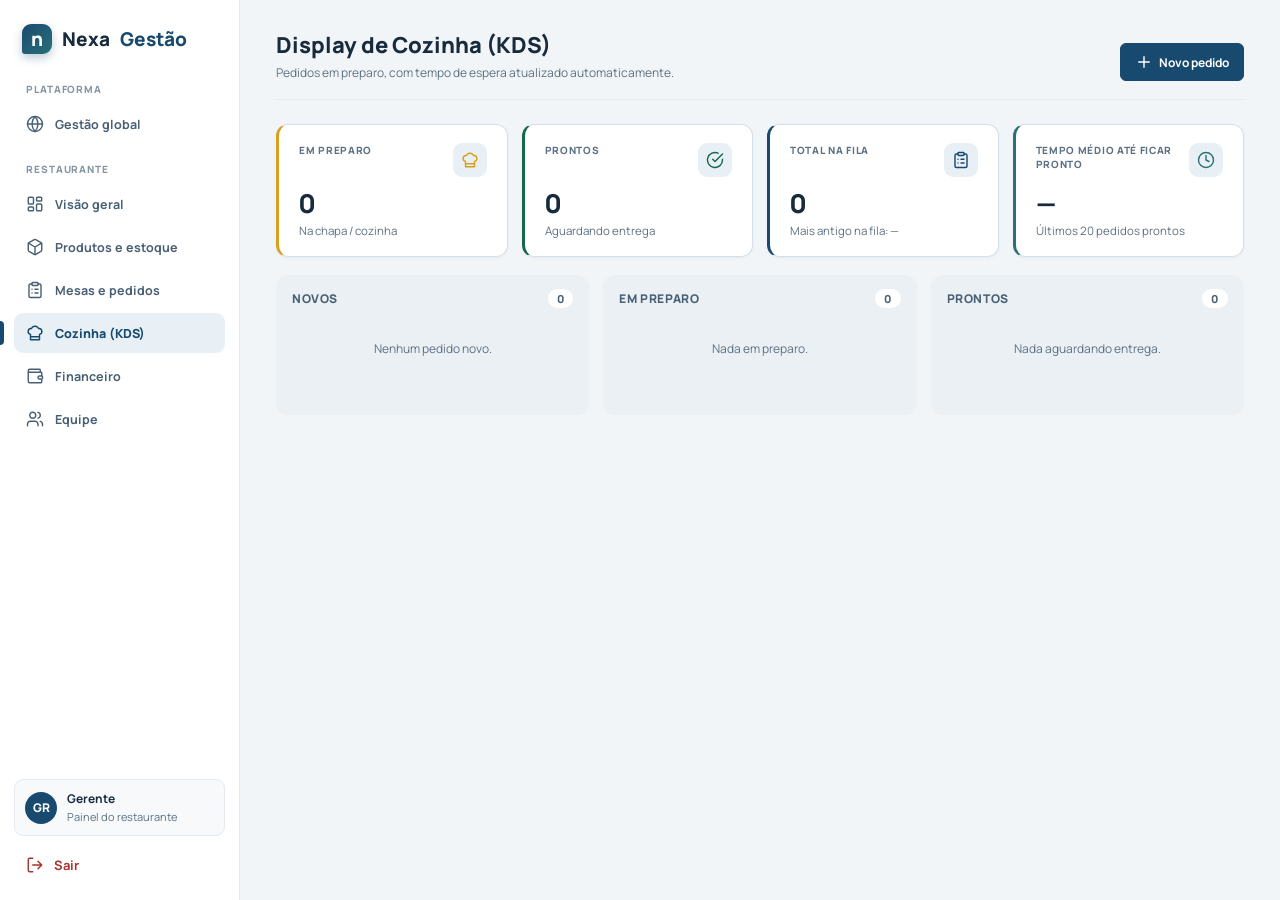
<file: frontend/pages/kitchen.html>
<!DOCTYPE html>
<html lang="pt-BR">
<head>
<meta charset="UTF-8">
<meta name="viewport" content="width=device-width, initial-scale=1.0">
<meta name="robots" content="noindex, nofollow">
<title>Nexa Gestão — Cozinha (KDS)</title>
<link rel="stylesheet" href="https://fonts.googleapis.com/css2?family=Manrope:wght@400;600;700;800&display=swap">
<style>
:root{--p:#174a6e;--ph:#103c5b;--pl:#e8f0f6;--s:#2b6f79;--bg:#f2f5f8;--bg2:#eaf0f4;--sf:#fff;--sf2:#f7f9fb;--hv:#eff4f7;--bd:#d5dfe8;--dv:#e4eaf0;--tx:#172b3d;--t2:#496074;--tm:#5e7183;--ok:#17684b;--okb:#e9f3ed;--er:#a43431;--erb:#f8eae9;--wn:#765200;--wnb:#faf1dc;--fr:rgba(23,74,110,.24);--sh:0 1px 3px rgba(23,43,61,.05)}
*{box-sizing:border-box;margin:0;padding:0;font-family:'Manrope','Segoe UI',system-ui,sans-serif}
body{display:flex;min-height:100vh;background:var(--bg);color:var(--tx);font-size:13px}
button{font:inherit;cursor:pointer}
:focus-visible{outline:3px solid var(--fr);outline-offset:2px}
.sr{position:absolute;width:1px;height:1px;overflow:hidden;clip:rect(0,0,0,0)}
aside{position:sticky;top:0;width:240px;min-width:240px;height:100vh;padding:24px 14px 16px;background:var(--sf);border-right:1px solid var(--dv);display:flex;flex-direction:column;justify-content:space-between}
.logo{display:flex;align-items:center;gap:10px;padding:0 8px;margin-bottom:28px;font-size:19px;font-weight:800}.logo span{color:var(--p)}
.logo::before{content:'n';display:grid;place-items:center;width:30px;height:30px;border-radius:9px 9px 9px 3px;background:linear-gradient(135deg,var(--p),var(--s));color:#fff;font-size:19px;box-shadow:0 4px 10px rgba(23,74,110,.28)}
.icon{width:18px;height:18px;fill:none;stroke:currentColor;stroke-width:1.9;stroke-linecap:round;stroke-linejoin:round;flex:none}
.nl{padding:0 12px 8px;color:#8695a4;font-size:10px;font-weight:800;letter-spacing:.9px;text-transform:uppercase}
.nav{list-style:none;display:flex;flex-direction:column;gap:3px;margin-bottom:18px}
.nav a{position:relative;display:flex;align-items:center;gap:11px;min-height:40px;padding:9px 12px;border-radius:9px;color:var(--t2);font-size:12.5px;font-weight:700;text-decoration:none}
.nav a.on::before{content:'';position:absolute;left:-14px;top:20%;bottom:20%;width:4px;border-radius:0 4px 4px 0;background:var(--p)}
.nav a:hover{background:var(--hv);color:var(--p)}
.nav a.on{background:var(--pl);color:var(--p);font-weight:800}
.sf{display:flex;flex-direction:column;gap:10px}
.uc{display:flex;align-items:center;gap:10px;padding:10px;border:1px solid var(--dv);border-radius:9px;background:var(--sf2)}
.uc .av{display:grid;place-items:center;width:32px;height:32px;border-radius:50%;background:var(--p);color:#fff;font-weight:800;font-size:12px}
.uc b{display:block;font-size:12px}.uc small{color:var(--tm);font-size:11px}
.out{display:flex;align-items:center;gap:10px;width:100%;padding:10px 12px;border:0;border-radius:9px;background:none;color:var(--er);font-weight:700;text-align:left}
.out:hover{background:var(--erb)}
main{flex:1;min-width:0;padding:30px 36px 44px}
.head{display:flex;justify-content:space-between;align-items:flex-end;gap:16px;flex-wrap:wrap;margin-bottom:24px;padding-bottom:18px;border-bottom:1px solid var(--dv)}
h1{font-size:22px;font-weight:800}.sub{margin-top:4px;color:var(--tm);font-size:12px}
.acts{display:flex;gap:8px;flex-wrap:wrap}
.btn{display:inline-flex;align-items:center;justify-content:center;gap:6px;min-height:38px;padding:8px 14px;border-radius:6px;border:1px solid var(--bd);background:var(--sf);color:var(--t2);font-size:12px;font-weight:700}
.btn:hover{border-color:var(--p);background:var(--hv)}
.btn.pr{background:var(--p);border-color:var(--p);color:#fff}.btn.pr:hover{background:var(--ph)}
.btn.sm{min-height:32px;padding:5px 10px;font-size:11px}
.btn.dg:hover{border-color:var(--er);background:var(--erb);color:var(--er)}
.metrics{display:grid;grid-template-columns:repeat(auto-fit,minmax(200px,1fr));gap:14px;margin-bottom:18px}
.card{background:var(--sf);border:1px solid var(--bd);border-radius:12px;box-shadow:var(--sh);overflow:hidden}
.metric{padding:18px 20px;border-left:3px solid var(--a)}
.top{display:flex;justify-content:space-between;align-items:flex-start;gap:8px}
.chip{display:grid;place-items:center;flex:none;width:34px;height:34px;border-radius:9px;background:var(--pl);color:var(--a)}
.mt{color:var(--tm);font-size:10px;font-weight:800;letter-spacing:.7px;text-transform:uppercase}
.mv{margin:8px 0 2px;font-size:26px;font-weight:800;font-variant-numeric:tabular-nums}
.mf{color:var(--tm);font-size:11.5px}
.board{display:grid;grid-template-columns:repeat(3,minmax(0,1fr));gap:14px;align-items:start;margin-bottom:18px}
.col{background:var(--bg2);border-radius:12px;padding:12px;min-height:140px}
.col h2{display:flex;justify-content:space-between;align-items:center;margin:2px 4px 10px;font-size:12px;font-weight:800;letter-spacing:.6px;text-transform:uppercase;color:var(--t2)}
.col h2 em{font-style:normal;padding:2px 9px;border-radius:10px;background:#fff;font-size:11px}
.cards{display:flex;flex-direction:column;gap:10px}
.none{padding:22px 8px;text-align:center;color:var(--tm);font-size:12px}
.tk{padding:14px;background:#fff;border:1px solid var(--bd);border-left:5px solid var(--ok);border-radius:10px;box-shadow:var(--sh)}
.tk.w{border-left-color:#d9a01e}.tk.l{border-left-color:var(--er)}
.tk.u{box-shadow:0 0 0 2px var(--er)}
.th{display:flex;justify-content:space-between;align-items:flex-start;gap:8px;margin-bottom:8px}
.th b{font-size:16px;font-weight:800}.th small{display:block;color:var(--tm);font-size:11.5px;font-weight:600}
.tm{padding:4px 9px;border-radius:20px;background:var(--okb);color:var(--ok);font-size:11px;font-weight:800;white-space:nowrap;font-variant-numeric:tabular-nums}
.tk.w .tm{background:var(--wnb);color:var(--wn)}.tk.l .tm{background:var(--erb);color:var(--er)}
.urg{display:inline-block;margin-bottom:6px;padding:2px 8px;border-radius:4px;background:var(--er);color:#fff;font-size:10px;font-weight:800;letter-spacing:.6px}
.tk ul{list-style:none;margin-bottom:8px}.tk li{padding:4px 0;font-size:14px;font-weight:700;color:var(--tx);border-bottom:1px dashed var(--dv)}.tk li:last-child{border:0}
.note{margin-bottom:8px;padding:6px 8px;border-radius:6px;background:var(--wnb);color:var(--wn);font-size:12px;font-weight:600}
.ta{display:flex;flex-wrap:wrap;gap:6px}.ta .btn.pr{flex:1 1 100%;min-height:40px;font-size:13px}
.scroll{overflow-x:auto}
table{width:100%;min-width:640px;border-collapse:collapse}
th{padding:11px 18px;background:var(--sf2);color:var(--tm);font-size:9.5px;font-weight:800;letter-spacing:.7px;text-align:left;text-transform:uppercase;border-bottom:1px solid var(--dv)}
td{padding:11px 18px;border-bottom:1px solid var(--dv);color:var(--t2);font-size:12px}tbody tr:last-child td{border:0}
.ra{display:flex;gap:6px;flex-wrap:wrap}
.ch{padding:14px 18px;font-weight:800;font-size:13px;border-bottom:1px solid var(--dv)}.ch small{color:var(--tm);font-weight:600}
.bd{display:inline-flex;padding:4px 10px;border-radius:20px;font-size:10.5px;font-weight:800;background:var(--okb);color:var(--ok)}.bd.c{background:var(--erb);color:var(--er)}
.ov{position:fixed;inset:0;z-index:1000;display:none;align-items:center;justify-content:center;padding:20px;overflow-y:auto;background:rgba(13,32,48,.48)}
.ov.open{display:flex}
.mc{width:min(100%,480px);max-height:calc(100vh - 40px);overflow-y:auto;padding:24px;background:var(--sf);border:1px solid var(--bd);border-radius:12px;box-shadow:0 18px 40px rgba(23,43,61,.13)}
.mh{display:flex;justify-content:space-between;align-items:center;margin-bottom:14px}.mh h2{font-size:17px;font-weight:800}
.x{width:32px;height:32px;border:1px solid var(--bd);border-radius:6px;background:#fff;color:var(--t2)}
.f{margin-bottom:12px}.f label{display:block;margin-bottom:5px;color:var(--t2);font-size:11.5px;font-weight:700}
.f small{color:var(--tm);font-weight:600}
.f input,.f select,.f textarea{width:100%;min-height:40px;padding:9px 12px;border:1px solid var(--bd);border-radius:6px;background:#fff;color:var(--tx);font-size:12.5px}
.f textarea{min-height:90px;resize:vertical}
.f input:focus,.f select:focus,.f textarea:focus{outline:none;border-color:var(--p);box-shadow:0 0 0 3px var(--fr)}
.chk{display:flex;align-items:center;gap:8px;margin-bottom:12px;font-weight:700;color:var(--t2)}.chk input{width:auto;min-height:0}
.err{display:none;margin:0 0 10px;padding:8px 10px;border-radius:6px;background:var(--erb);color:var(--er);font-size:11.5px;font-weight:700}.err.show{display:block}
.mf2{display:flex;justify-content:flex-end;gap:10px;margin-top:16px}
.toast{position:fixed;left:50%;bottom:24px;z-index:1100;max-width:calc(100% - 32px);padding:12px 16px;border-radius:9px;background:var(--tx);color:#fff;font-size:12.5px;font-weight:600;opacity:0;pointer-events:none;transform:translate(-50%,16px);transition:opacity .25s,transform .25s}
.toast.show{opacity:1;transform:translate(-50%,0)}
@media(max-width:1100px){.board{grid-template-columns:1fr}}
@media(max-width:760px){body{display:block}aside{position:static;width:100%;height:auto;padding:14px 16px}.nl,.uc{display:none}.nav a.on::before{display:none}.sf{align-items:flex-end}.nav{flex-direction:row;overflow-x:auto;margin:0}.nav a{white-space:nowrap}main{padding:22px 16px 34px}}
</style>
</head>
<body>
<svg width="0" height="0" style="position:absolute" aria-hidden="true">
 <symbol id="i-globe" viewBox="0 0 24 24"><circle cx="12" cy="12" r="10"/><path d="M2 12h20M12 2a15.3 15.3 0 0 1 4 10 15.3 15.3 0 0 1-4 10 15.3 15.3 0 0 1-4-10 15.3 15.3 0 0 1 4-10z"/></symbol>
 <symbol id="i-dash" viewBox="0 0 24 24"><rect x="3" y="3" width="7" height="9" rx="1.5"/><rect x="14" y="3" width="7" height="5" rx="1.5"/><rect x="14" y="12" width="7" height="9" rx="1.5"/><rect x="3" y="16" width="7" height="5" rx="1.5"/></symbol>
 <symbol id="i-box" viewBox="0 0 24 24"><path d="M21 8a2 2 0 0 0-1-1.73l-7-4a2 2 0 0 0-2 0l-7 4A2 2 0 0 0 3 8v8a2 2 0 0 0 1 1.73l7 4a2 2 0 0 0 2 0l7-4A2 2 0 0 0 21 16z"/><path d="M3.27 6.96 12 12.01l8.73-5.05M12 22.08V12"/></symbol>
 <symbol id="i-list" viewBox="0 0 24 24"><rect x="8" y="2" width="8" height="4" rx="1"/><path d="M16 4h2a2 2 0 0 1 2 2v14a2 2 0 0 1-2 2H6a2 2 0 0 1-2-2V6a2 2 0 0 1 2-2h2M12 11h4M12 16h4M8 11h.01M8 16h.01"/></symbol>
 <symbol id="i-chef" viewBox="0 0 24 24"><path d="M6 13.87A4 4 0 0 1 7.41 6a5.11 5.11 0 0 1 1.05-1.54 5 5 0 0 1 7.08 0A5.11 5.11 0 0 1 16.59 6 4 4 0 0 1 18 13.87V21H6zM6 17h12"/></symbol>
 <symbol id="i-wallet" viewBox="0 0 24 24"><path d="M19 7V4a1 1 0 0 0-1-1H5a2 2 0 0 0 0 4h15a1 1 0 0 1 1 1v4h-3a2 2 0 0 0 0 4h3a1 1 0 0 0 1-1v-2a1 1 0 0 0-1-1M3 5v14a2 2 0 0 0 2 2h15a1 1 0 0 0 1-1v-4"/></symbol>
 <symbol id="i-users" viewBox="0 0 24 24"><path d="M16 21v-2a4 4 0 0 0-4-4H6a4 4 0 0 0-4 4v2"/><circle cx="9" cy="7" r="4"/><path d="M22 21v-2a4 4 0 0 0-3-3.87M16 3.13a4 4 0 0 1 0 7.75"/></symbol>
 <symbol id="i-plus" viewBox="0 0 24 24"><path d="M5 12h14M12 5v14"/></symbol>
 <symbol id="i-out" viewBox="0 0 24 24"><path d="M9 21H5a2 2 0 0 1-2-2V5a2 2 0 0 1 2-2h4M16 17l5-5-5-5M21 12H9"/></symbol>
 <symbol id="i-check" viewBox="0 0 24 24"><path d="M22 11.08V12a10 10 0 1 1-5.93-9.14M22 4 12 14.01l-3-3"/></symbol>
 <symbol id="i-clock" viewBox="0 0 24 24"><circle cx="12" cy="12" r="10"/><path d="M12 6v6l4 2"/></symbol>
</svg>

<aside>
  <div>
    <div class="logo">Nexa <span>Gestão</span></div>
    <nav aria-label="Navegação principal">
      <div class="nl">Plataforma</div>
      <ul class="nav"><li><a href="../admin_saas.html"><svg class="icon" aria-hidden="true"><use href="#i-globe"/></svg> Gestão global</a></li></ul>
      <div class="nl">Restaurante</div>
      <ul class="nav">
        <li><a href="dashboard.html"><svg class="icon" aria-hidden="true"><use href="#i-dash"/></svg>Visão geral</a></li>
        <li><a href="products.html"><svg class="icon" aria-hidden="true"><use href="#i-box"/></svg>Produtos e estoque</a></li>
        <li><a href="tables.html"><svg class="icon" aria-hidden="true"><use href="#i-list"/></svg>Mesas e pedidos</a></li>
        <li><a href="kitchen.html" class="on" aria-current="page"><svg class="icon" aria-hidden="true"><use href="#i-chef"/></svg>Cozinha (KDS)</a></li>
        <li><a href="financial.html"><svg class="icon" aria-hidden="true"><use href="#i-wallet"/></svg>Financeiro</a></li>
        <li><a href="employees.html"><svg class="icon" aria-hidden="true"><use href="#i-users"/></svg>Equipe</a></li>
      </ul>
    </nav>
  </div>
  <div class="sf">
    <div class="uc"><span class="av" aria-hidden="true">GR</span><div><b>Gerente</b><small>Painel do restaurante</small></div></div>
    <button type="button" class="out" id="btnOut"><svg class="icon" aria-hidden="true"><use href="#i-out"/></svg> Sair</button>
  </div>
</aside>

<main>
  <header class="head">
    <div>
      <h1>Display de Cozinha (KDS)</h1>
      <p class="sub">Pedidos em preparo, com tempo de espera atualizado automaticamente.</p>
    </div>
    <div class="acts">
      <button type="button" class="btn pr" id="btnNew"><svg class="icon" aria-hidden="true"><use href="#i-plus"/></svg>Novo pedido</button>
    </div>
  </header>

  <section class="metrics" aria-label="Métricas">
    <div class="card metric" style="--a:#d9a01e"><div class="top"><div class="mt">Em preparo</div><span class="chip"><svg class="icon" aria-hidden="true"><use href="#i-chef"/></svg></span></div><div class="mv" id="m1">0</div><div class="mf">Na chapa / cozinha</div></div>
    <div class="card metric" style="--a:var(--ok)"><div class="top"><div class="mt">Prontos</div><span class="chip"><svg class="icon" aria-hidden="true"><use href="#i-check"/></svg></span></div><div class="mv" id="m2">0</div><div class="mf">Aguardando entrega</div></div>
    <div class="card metric" style="--a:var(--p)"><div class="top"><div class="mt">Total na fila</div><span class="chip"><svg class="icon" aria-hidden="true"><use href="#i-list"/></svg></span></div><div class="mv" id="m3">0</div><div class="mf" id="m3f">Pedido mais antigo: —</div></div>
    <div class="card metric" style="--a:var(--s)"><div class="top"><div class="mt">Tempo médio até ficar pronto</div><span class="chip"><svg class="icon" aria-hidden="true"><use href="#i-clock"/></svg></span></div><div class="mv" id="m4">—</div><div class="mf">Últimos 20 pedidos prontos</div></div>
  </section>

  <section class="board" aria-label="Fila de produção">
    <div class="col"><h2>Novos <em id="n1">0</em></h2><div class="cards" id="c1"></div></div>
    <div class="col"><h2>Em preparo <em id="n2">0</em></h2><div class="cards" id="c2"></div></div>
    <div class="col"><h2>Prontos <em id="n3">0</em></h2><div class="cards" id="c3"></div></div>
  </section>

  <section class="card" id="hist" hidden>
    <div class="ch">Histórico <small>(últimos 15 entregues ou cancelados)</small></div>
    <div class="scroll"><table>
      <caption class="sr">Pedidos entregues ou cancelados</caption>
      <thead><tr><th>Pedido</th><th>Origem</th><th>Itens</th><th>Resultado</th><th>Tempo total</th><th>Ações</th></tr></thead>
      <tbody id="hb"></tbody>
    </table></div>
  </section>
  <p class="sub" id="note" style="color:var(--wn);font-weight:700;margin-top:10px"></p>
</main>

<div class="ov" id="mod"><div class="mc" role="dialog" aria-modal="true" aria-labelledby="mT">
  <div class="mh"><h2 id="mT">Novo pedido</h2><button type="button" class="x" data-close aria-label="Fechar">✕</button></div>
  <form id="form" novalidate>
    <p class="err" id="er" role="alert"></p>
    <div class="f"><label for="iOrg">Mesa ou origem</label><input id="iOrg" maxlength="40" autocomplete="off" placeholder="Ex: Mesa 04 / Balcão"></div>
    <div class="f"><label for="iItems">Itens <small>(um por linha ou separados por vírgula)</small></label><textarea id="iItems" maxlength="600" placeholder="2x Picanha na chapa&#10;1x Batata frita"></textarea></div>
    <div class="f"><label for="iNote">Observação <small>(opcional)</small></label><input id="iNote" maxlength="120" autocomplete="off" placeholder="Ex: carne ao ponto, sem cebola"></div>
    <div class="f"><label for="iSt">Entrar como</label><select id="iSt"><option value="novo">Novo</option><option value="preparo">Em preparo</option></select></div>
    <label class="chk"><input type="checkbox" id="iUrg"> Pedido urgente</label>
    <div class="mf2"><button type="button" class="btn" data-close>Cancelar</button><button type="submit" class="btn pr" id="mOk">Enviar para a cozinha</button></div>
  </form>
</div></div>
<div class="toast" id="toast" role="status" aria-live="polite"></div>

<script>
(function () {
'use strict';
var KEY = 'nexa_kitchen', LIMIT = 15;
function $(s) { return document.querySelector(s); }
function el(t, c, x) { var e = document.createElement(t); if (c) e.className = c; if (x != null) e.textContent = x; return e; }
var ST = { novo: 'Novo', preparo: 'Em preparo', pronto: 'Pronto', entregue: 'Entregue', cancelado: 'Cancelado' };

/* Armazenamento */
var mem = {}, ok = true;
try { localStorage.setItem('__t', '1'); localStorage.removeItem('__t'); } catch (e) { ok = false; }
function get() { if (!ok) return mem[KEY] || null; try { return localStorage.getItem(KEY); } catch (e) { ok = false; return mem[KEY] || null; } }
function set(v) { mem[KEY] = v; if (!ok) return; try { localStorage.setItem(KEY, v); } catch (e) { ok = false; toast('Não foi possível salvar neste navegador.'); } }

var O = [], editing = null;
function load() {
  try { var a = JSON.parse(get() || '[]'); O = Array.isArray(a) ? a : []; } catch (e) { O = []; }
  O = O.filter(function (o) { return o && ST[o.status]; }).map(function (o) {
    return { id: Number(o.id) || 0, num: Number(o.num) || 0, origin: String(o.origin || ''), items: Array.isArray(o.items) ? o.items.map(String) : [], note: String(o.note || ''), urgent: !!o.urgent,
      status: o.status, created: Number(o.created) || Date.now(), started: Number(o.started) || 0, ready: Number(o.ready) || 0, done: Number(o.done) || 0 };
  });
}
function save() { set(JSON.stringify(O)); }
function nextNum() { return O.reduce(function (m, o) { return Math.max(m, o.num); }, 0) + 1; }
var toastEl = $('#toast'), tt = 0;
function toast(m) { toastEl.textContent = m; toastEl.classList.add('show'); clearTimeout(tt); tt = setTimeout(function () { toastEl.classList.remove('show'); }, 3200); }
function mins(from) { return Math.max(0, Math.floor((Date.now() - from) / 60000)); }
function fm(m) { return m < 1 ? 'agora' : m < 60 ? m + ' min' : Math.floor(m / 60) + ' h ' + (m % 60) + ' min'; }

/* Ações do fluxo */
function advance(o) {
  var now = Date.now();
  if (o.status === 'novo') { o.status = 'preparo'; o.started = now; }
  else if (o.status === 'preparo') { o.status = 'pronto'; o.ready = now; }
  else if (o.status === 'pronto') { o.status = 'entregue'; o.done = now; }
  save(); render();
}
function back(o) {
  if (o.status === 'preparo') { o.status = 'novo'; o.started = 0; } else if (o.status === 'pronto') { o.status = 'preparo'; o.ready = 0; }
  save(); render();
}
function cancel(o) { if (!window.confirm('Cancelar o pedido #' + o.num + '?')) return; o.status = 'cancelado'; o.done = Date.now(); save(); render(); toast('Pedido #' + o.num + ' cancelado.'); }
function reopen(o) { o.status = o.status === 'entregue' ? 'pronto' : 'novo'; o.done = 0; save(); render(); }
function removeFromHistory(o) {
  if (!window.confirm('Remover o pedido #' + o.num + ' do histórico? Esta ação não pode ser desfeita.')) return;
  O = O.filter(function (x) { return x !== o; }); save(); render(); toast('Pedido #' + o.num + ' removido do histórico.');
}

/* Tela */
var NEXT = { novo: 'Iniciar preparo', preparo: 'Marcar como pronto', pronto: 'Entregue' };
function ticket(o) {
  var ref = o.status === 'pronto' ? o.ready : o.created, m = mins(ref);
  var lim = o.status === 'pronto' ? [5, 10] : [LIMIT * 2 / 3, LIMIT];
  var cls = 'tk' + (m >= lim[1] ? ' l' : m >= lim[0] ? ' w' : '') + (o.urgent ? ' u' : '');
  var t = el('article', cls), h = el('div', 'th'), l = el('div');
  l.appendChild(el('b', '', '#' + o.num + ' · ' + o.origin)); l.appendChild(el('small', '', 'Enviado às ' + new Date(o.created).toLocaleTimeString('pt-BR', { hour: '2-digit', minute: '2-digit' })));
  h.appendChild(l); h.appendChild(el('span', 'tm', (o.status === 'pronto' ? 'pronto há ' : '') + fm(m))); t.appendChild(h);
  if (o.urgent) t.appendChild(el('span', 'urg', 'URGENTE'));
  var ul = el('ul'); o.items.forEach(function (i) { ul.appendChild(el('li', '', i)); }); t.appendChild(ul);
  if (o.note) t.appendChild(el('div', 'note', 'Obs.: ' + o.note));
  var a = el('div', 'ta');
  function b(txt, cls2, fn, lbl) { var x = el('button', 'btn ' + cls2, txt); x.type = 'button'; x.setAttribute('aria-label', lbl + ' pedido ' + o.num); x.addEventListener('click', fn); a.appendChild(x); }
  b(NEXT[o.status], 'pr', function () { advance(o); }, NEXT[o.status] + ':');
  if (o.status !== 'novo') b('Voltar', 'sm', function () { back(o); }, 'Voltar etapa do');
  b('Editar', 'sm', function () { openMod(o); }, 'Editar');
  b('Cancelar', 'sm dg', function () { cancel(o); }, 'Cancelar');
  t.appendChild(a); return t;
}
function render() {
  var by = { novo: [], preparo: [], pronto: [] }, hist = [];
  O.forEach(function (o) { (by[o.status] || hist).push(o); });
  ['novo', 'preparo', 'pronto'].forEach(function (s, k) {
    var box = $('#c' + (k + 1)); box.textContent = '';
    by[s].sort(function (a, b) { return (b.urgent - a.urgent) || (a.created - b.created); });
    by[s].forEach(function (o) { box.appendChild(ticket(o)); });
    if (!by[s].length) box.appendChild(el('div', 'none', s === 'novo' ? 'Nenhum pedido novo.' : s === 'preparo' ? 'Nada em preparo.' : 'Nada aguardando entrega.'));
    $('#n' + (k + 1)).textContent = by[s].length;
  });
  var q = by.novo.concat(by.preparo, by.pronto), old = q.filter(function (o) { return o.status !== 'pronto'; }).sort(function (a, b) { return a.created - b.created; })[0];
  $('#m1').textContent = by.preparo.length; $('#m2').textContent = by.pronto.length; $('#m3').textContent = q.length;
  $('#m3f').textContent = 'Mais antigo na fila: ' + (old ? fm(mins(old.created)) : '—');
  var done = O.filter(function (o) { return o.ready; }).sort(function (a, b) { return b.ready - a.ready; }).slice(0, 20);
  $('#m4').textContent = done.length ? fm(Math.round(done.reduce(function (s, o) { return s + (o.ready - o.created); }, 0) / done.length / 60000)) : '—';
  hist.sort(function (a, b) { return b.done - a.done; }); hist = hist.slice(0, 15);
  $('#hist').hidden = !hist.length; var hb = $('#hb'); hb.textContent = '';
  hist.forEach(function (o) {
    var tr = el('tr'), r = el('td'), ac = el('td'), box = el('div', 'ra');
    var rb = el('button', 'btn sm', 'Reabrir'); rb.type = 'button'; rb.setAttribute('aria-label', 'Reabrir pedido ' + o.num); rb.addEventListener('click', function () { reopen(o); });
    var db = el('button', 'btn sm dg', 'Excluir'); db.type = 'button'; db.setAttribute('aria-label', 'Excluir pedido ' + o.num + ' do histórico'); db.addEventListener('click', function () { removeFromHistory(o); });
    r.appendChild(el('span', 'bd' + (o.status === 'cancelado' ? ' c' : ''), ST[o.status])); box.appendChild(rb); box.appendChild(db); ac.appendChild(box);
    tr.appendChild(el('td', '', '#' + o.num)); tr.appendChild(el('td', '', o.origin)); tr.appendChild(el('td', '', o.items.join(', '))); tr.appendChild(r);
    tr.appendChild(el('td', '', fm(Math.max(0, Math.floor(((o.done || o.created) - o.created) / 60000))))); tr.appendChild(ac); hb.appendChild(tr);
  });
}

/* Modal */
function err(m) { var e = $('#er'); e.textContent = m || ''; e.classList.toggle('show', !!m); }
function openMod(o) {
  editing = o || null; err('');
  $('#mT').textContent = o ? 'Editar pedido #' + o.num : 'Novo pedido (#' + nextNum() + ')'; $('#mOk').textContent = o ? 'Salvar' : 'Enviar para a cozinha';
  $('#iOrg').value = o ? o.origin : ''; $('#iItems').value = o ? o.items.join('\n') : ''; $('#iNote').value = o ? o.note : ''; $('#iUrg').checked = !!(o && o.urgent);
  $('#iSt').value = 'novo'; $('#iSt').parentNode.hidden = !!o;
  $('#mod').classList.add('open'); setTimeout(function () { $('#iOrg').focus(); }, 0);
}
function closeMod() { $('#mod').classList.remove('open'); }
$('#btnNew').addEventListener('click', function () { openMod(null); });
document.addEventListener('click', function (e) { if (e.target.closest('[data-close]') || e.target === $('#mod')) closeMod(); });
document.addEventListener('keydown', function (e) { if (e.key === 'Escape') closeMod(); });
$('#form').addEventListener('submit', function (e) {
  e.preventDefault();
  var org = $('#iOrg').value.trim(), items = $('#iItems').value.split(/\n|,/).map(function (s) { return s.trim(); }).filter(Boolean);
  if (!org) return err('Informe a mesa ou origem do pedido.');
  if (!items.length) return err('Informe ao menos um item.');
  var note = $('#iNote').value.trim(), urg = $('#iUrg').checked;
  if (editing) { editing.origin = org; editing.items = items; editing.note = note; editing.urgent = urg; toast('Pedido #' + editing.num + ' atualizado.'); }
  else {
    var st = $('#iSt').value, now = Date.now(), n = nextNum();
    O.push({ id: now, num: n, origin: org, items: items, note: note, urgent: urg, status: st, created: now, started: st === 'preparo' ? now : 0, ready: 0, done: 0 }); toast('Pedido #' + n + ' enviado para a cozinha.');
  }
  save(); closeMod(); render();
});

/* Atualização automática */
window.addEventListener('storage', function (e) {   // pedido criado ou alterado em outra aba
  if (e.key !== KEY) return; load(); render();
});
setInterval(render, 15000);
$('#btnOut').addEventListener('click', function () { window.location.href = '../index.html'; });
load(); render();
if (!ok) $('#note').textContent = 'Armazenamento bloqueado: os pedidos ficam só nesta aba. Abra o arquivo direto no Chrome ou Edge.';
})();
</script>
</body>
</html>
</file>
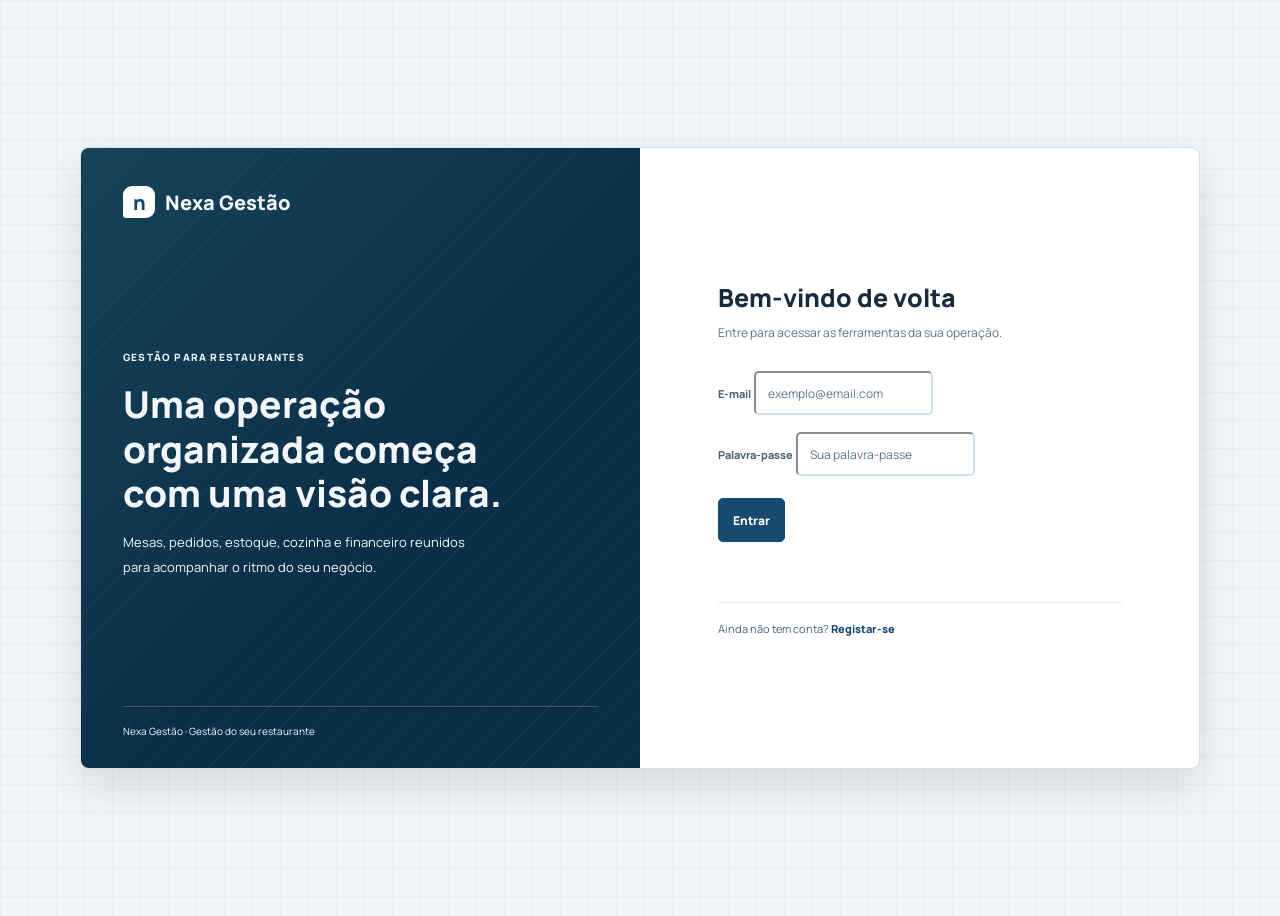
<file: frontend/pages/login.html>
<!DOCTYPE html>
<html lang="pt-BR">
<head>
    <meta charset="UTF-8">
    <meta name="viewport" content="width=device-width, initial-scale=1.0">
    <meta name="description" content="Acesse sua conta Nexa Gestão e acompanhe a operação do seu restaurante.">
    <title>Entrar | Nexa Gestão</title>
<link rel="stylesheet" href="../css/auth.css">
</head>
<body>
    <main class="auth-layout">
        <section class="auth-aside" aria-label="Sobre a Nexa Gestão">
            <a class="auth-brand" href="../index.html"><span class="auth-brand-mark" aria-hidden="true">n</span> Nexa Gestão</a>
            <div class="auth-aside-copy">
                <span class="auth-kicker">Gestão para restaurantes</span>
                <h1>Uma operação organizada começa com uma visão clara.</h1>
                <p>Mesas, pedidos, estoque, cozinha e financeiro reunidos para acompanhar o ritmo do seu negócio.</p>
            </div>
            <div class="auth-aside-footer">Nexa Gestão · Gestão do seu restaurante</div>
        </section>
        <section class="login-card" aria-labelledby="loginTitle">
            <a class="auth-brand auth-form-brand" href="../index.html"><span class="auth-brand-mark" aria-hidden="true">n</span> Nexa Gestão</a>
        <h2 id="loginTitle">Bem-vindo de volta</h2>
        <p class="auth-intro">Entre para acessar as ferramentas da sua operação.</p>
        
        <div class="form-group">
            <label for="email">E-mail</label>
            <input type="email" id="email" placeholder="exemplo@email.com">
        </div>
        
        <div class="form-group">
            <label for="password">Palavra-passe</label>
            <input type="password" id="password" placeholder="Sua palavra-passe">
        </div>
        
        <button onclick="handleLogin()">Entrar</button>
        
        <div id="msg" class="msg" role="status" aria-live="polite"></div>

        <div class="links">
            Ainda não tem conta? <a href="register.html">Registar-se</a>
        </div>
        </section>
    </main>

    <script>
        const API_URL = "http://127.0.0.1:8000";

        async function handleLogin() {
            const email = document.getElementById("email").value;
            const password = document.getElementById("password").value;
            const msgDiv = document.getElementById("msg");

            msgDiv.innerText = "";
            msgDiv.className = "msg";

            if (!email || !password) {
                msgDiv.innerText = "Preencha todos os campos!";
                msgDiv.classList.add("error");
                return;
            }

            try {
                const response = await fetch(`${API_URL}/auth/login`, {
                    method: "POST",
                    headers: { "Content-Type": "application/json" },
                    body: JSON.stringify({ email, password })
                });

                const data = await response.json();

                if (!response.ok) {
                    throw new Error(data.detail || "Erro ao efetuar login.");
                }

                msgDiv.innerText = "Login efetuado com sucesso! A redirecionar...";
                msgDiv.classList.add("success");

                setTimeout(() => {
                    window.location.href = "dashboard.html";
                }, 1000);

            } catch (error) {
                msgDiv.innerText = error.message;
                msgDiv.classList.add("error");
            }
        }
    </script>
</body>
</html>
</file>
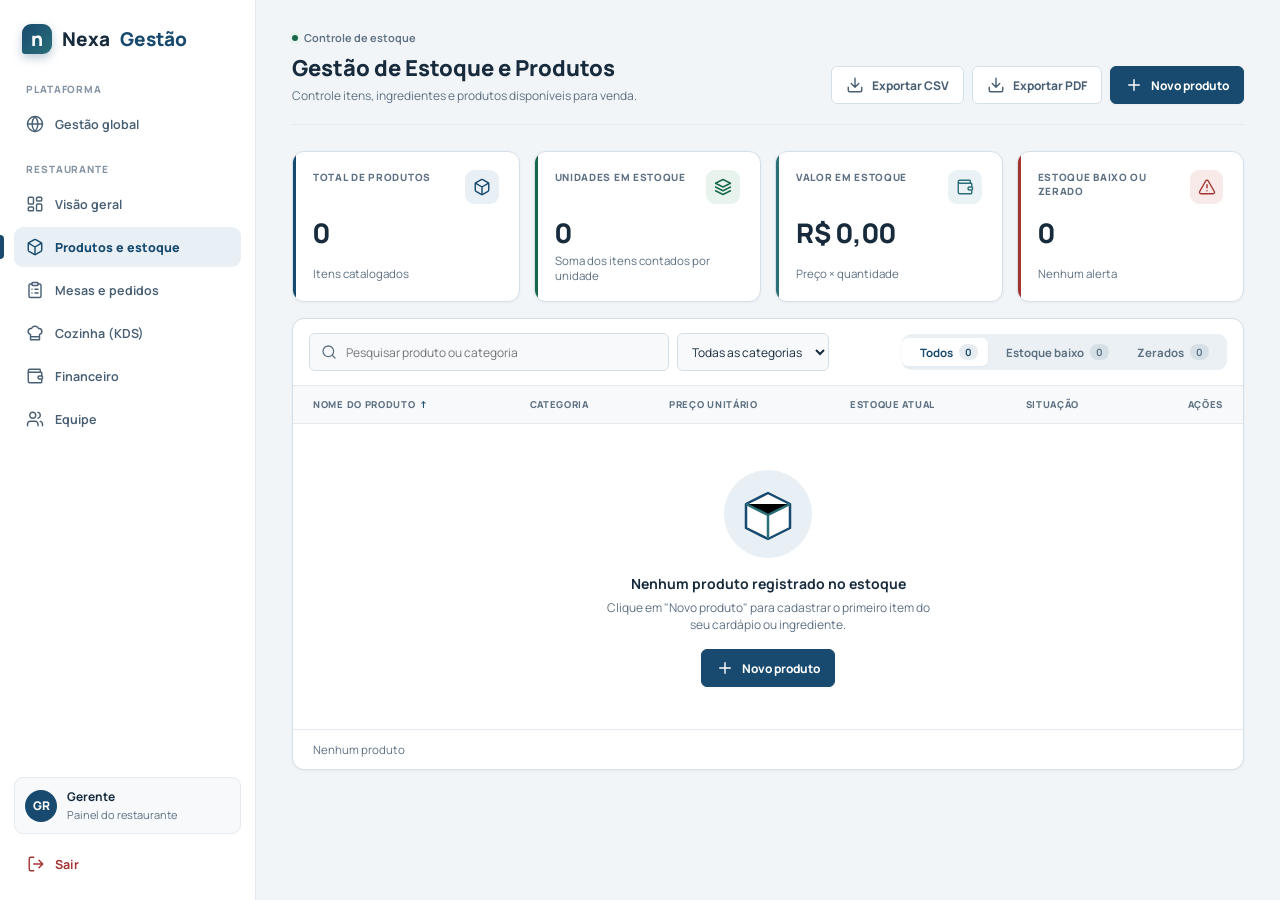
<file: frontend/pages/products.html>
<!DOCTYPE html>
<html lang="pt-BR">
<head>
<meta charset="UTF-8">
<meta name="viewport" content="width=device-width, initial-scale=1.0">
<meta name="robots" content="noindex, nofollow">
<title>Nexa Gestão — Gestão de Estoque e Produtos</title>
<link rel="stylesheet" href="https://fonts.googleapis.com/css2?family=Manrope:wght@400;500;600;700;800&display=swap">
<style>
/* ===== Tokens ===== */
:root{
--color-primary:#174a6e;--color-primary-hover:#103c5b;--color-primary-light:#e8f0f6;--color-secondary:#2b6f79;
--color-background:#f2f5f8;--color-background-alt:#eaf0f4;--color-surface:#fff;--color-surface-subtle:#f7f9fb;--color-surface-hover:#eff4f7;
--color-border:#d5dfe8;--color-divider:#e4eaf0;
--color-text:#172b3d;--color-text-secondary:#496074;--color-text-muted:#5e7183;--color-text-disabled:#8695a4;
--color-success:#17684b;--color-success-bg:#e9f3ed;--color-danger:#a43431;--color-danger-bg:#f8eae9;--color-info:#205f7b;--color-info-bg:#eaf2f6;
--color-focus-ring:rgba(23,74,110,.24);--color-overlay:rgba(13,32,48,.48);
--shadow-sm:0 1px 3px rgba(23,43,61,.05);--shadow-md:0 8px 22px rgba(23,43,61,.08);--shadow-lg:0 18px 40px rgba(23,43,61,.13);
--radius-sm:6px;--radius-md:9px;--radius-lg:12px;--ease:cubic-bezier(.2,.7,.2,1);--transition:180ms ease;
}
*{box-sizing:border-box;margin:0;padding:0;font-family:'Manrope','Segoe UI',system-ui,sans-serif}
body{display:flex;min-height:100vh;background:var(--color-background);color:var(--color-text);font-size:13px;-webkit-font-smoothing:antialiased}
.icon{width:18px;height:18px;fill:none;stroke:currentColor;stroke-width:1.9;stroke-linecap:round;stroke-linejoin:round;flex:none}
button{font:inherit;cursor:pointer}
:focus-visible{outline:3px solid var(--color-focus-ring);outline-offset:2px}
.sr{position:absolute;width:1px;height:1px;overflow:hidden;clip:rect(0,0,0,0);white-space:nowrap}
 
/* ===== Sidebar ===== */
aside{position:sticky;top:0;width:256px;min-width:256px;height:100vh;padding:24px 14px 16px;background:var(--color-surface);border-right:1px solid var(--color-divider);display:flex;flex-direction:column;justify-content:space-between}
.logo{display:flex;align-items:center;gap:10px;padding:0 8px;margin-bottom:28px;font-size:19px;font-weight:800}
.logo::before{content:'n';display:grid;place-items:center;width:30px;height:30px;border-radius:9px 9px 9px 3px;background:linear-gradient(135deg,var(--color-primary),var(--color-secondary));color:#fff;font-size:19px;box-shadow:0 4px 10px rgba(23,74,110,.28)}
.logo span{color:var(--color-primary)}
.nav-group{margin-bottom:18px}
.nav-label{padding:0 12px 8px;color:var(--color-text-disabled);font-size:10px;font-weight:800;letter-spacing:.9px;text-transform:uppercase}
.nav-links{list-style:none;display:flex;flex-direction:column;gap:3px}
.nav-links a{position:relative;display:flex;align-items:center;gap:11px;min-height:40px;padding:9px 12px;border-radius:var(--radius-md);color:var(--color-text-secondary);font-size:12.5px;font-weight:650;text-decoration:none;transition:color var(--transition),background var(--transition),transform var(--transition)}
.nav-links a:hover{background:var(--color-surface-hover);color:var(--color-primary)}
.nav-links a.active{background:var(--color-primary-light);color:var(--color-primary);font-weight:800}
.nav-links a.active::before{content:'';position:absolute;left:-14px;top:20%;bottom:20%;width:4px;border-radius:0 4px 4px 0;background:var(--color-primary)}
.side-foot{display:flex;flex-direction:column;gap:10px}
.user-chip{display:flex;align-items:center;gap:10px;padding:10px;border:1px solid var(--color-divider);border-radius:var(--radius-md);background:var(--color-surface-subtle)}
.user-chip .av{display:grid;place-items:center;width:32px;height:32px;border-radius:50%;background:var(--color-primary);color:#fff;font-weight:800;font-size:12px}
.user-chip b{display:block;font-size:12px}.user-chip small{color:var(--color-text-muted);font-size:11px}
.logout-btn{display:flex;align-items:center;gap:10px;width:100%;padding:10px 12px;border:1px solid transparent;border-radius:var(--radius-md);background:transparent;color:var(--color-danger);font-size:12.5px;font-weight:700;transition:var(--transition)}
.logout-btn:hover{background:var(--color-danger-bg)}
 
/* ===== Main ===== */
main{flex:1;min-width:0;padding:30px 36px 44px}
.page-head{display:flex;justify-content:space-between;align-items:flex-end;gap:20px;flex-wrap:wrap;margin-bottom:26px;padding-bottom:20px;border-bottom:1px solid var(--color-divider)}
.crumb{display:flex;align-items:center;gap:6px;margin-bottom:8px;color:var(--color-text-muted);font-size:11px;font-weight:650}
.crumb i{width:6px;height:6px;border-radius:50%;background:var(--color-success);box-shadow:0 0 0 3px var(--color-success-bg)}
h1{font-size:22px;font-weight:800}
.sub{margin-top:4px;color:var(--color-text-muted);font-size:12px}
.actions{display:flex;gap:8px;flex-wrap:wrap}
.btn{position:relative;overflow:hidden;display:inline-flex;align-items:center;justify-content:center;gap:8px;min-height:38px;padding:8px 14px;border-radius:var(--radius-sm);font-size:12px;font-weight:750;border:1px solid var(--color-border);background:var(--color-surface);color:var(--color-text-secondary);transition:transform var(--transition),box-shadow var(--transition),border-color var(--transition),background var(--transition)}
.btn:hover{border-color:var(--color-primary);background:var(--color-surface-hover);transform:translateY(-1px)}
.btn.primary{background:var(--color-primary);border-color:var(--color-primary);color:#fff;box-shadow:var(--shadow-sm)}
.btn.primary:hover{background:var(--color-primary-hover);box-shadow:var(--shadow-md)}
.btn.primary::after{content:'';position:absolute;inset:0;background:linear-gradient(110deg,transparent 30%,rgba(255,255,255,.28) 50%,transparent 70%);transform:translateX(-120%);pointer-events:none}
.btn.primary:hover::after{transform:translateX(120%);transition:transform .7s ease}
 
/* Métricas */
.metrics{display:grid;grid-template-columns:repeat(auto-fit,minmax(min(100%,215px),1fr));gap:14px;margin-bottom:16px}
.card{position:relative;overflow:hidden;background:var(--color-surface);border:1px solid var(--color-border);border-radius:var(--radius-lg);box-shadow:var(--shadow-sm);transition:transform var(--transition),box-shadow var(--transition)}
.metric{padding:18px 20px}
.metric::before{content:'';position:absolute;inset:0 auto 0 0;width:3px;background:var(--accent);transition:width var(--transition)}
.metric:hover{transform:translateY(-3px);box-shadow:var(--shadow-md)}
.metric:hover::before{width:6px}
.metric .top{display:flex;justify-content:space-between;align-items:flex-start}
.chip{display:grid;place-items:center;width:34px;height:34px;border-radius:var(--radius-md);background:var(--tint);color:var(--accent)}
.m-title{color:var(--color-text-muted);font-size:10px;font-weight:800;letter-spacing:.7px;text-transform:uppercase}
.m-value{margin:10px 0 2px;font-size:27px;font-weight:800;font-variant-numeric:tabular-nums}
.m-foot{display:flex;justify-content:space-between;align-items:flex-end;gap:8px;min-height:28px;color:var(--color-text-muted);font-size:11.5px}
.spark{width:78px;height:28px}
.spark path{fill:none;stroke:var(--accent);stroke-width:2;stroke-linecap:round;stroke-linejoin:round}
 
/* Gráficos */
.row2{display:grid;grid-template-columns:minmax(0,2fr) minmax(0,1fr);gap:14px;margin-bottom:16px}
.panel{padding:20px}
.panel h2{font-size:13px;font-weight:800}
.panel .hint{color:var(--color-text-muted);font-size:11.5px;margin-top:2px}
.chart{width:100%;height:190px;margin-top:14px;display:block}
.chart .grid{stroke:var(--color-divider);stroke-width:1}
.chart .lbl{fill:var(--color-text-muted);font-size:10px;font-weight:650}
.chart .msg{fill:var(--color-text-muted);font-size:12px;font-weight:700}
.chart .area{fill:url(#ga)}
.chart .line{fill:none;stroke:var(--color-primary);stroke-width:2.6;stroke-linecap:round;stroke-linejoin:round}
.chart .dot{fill:#fff;stroke:var(--color-primary);stroke-width:2.4}
.plans{display:flex;flex-direction:column;gap:14px;margin-top:16px}
.plan-row .t{display:flex;justify-content:space-between;margin-bottom:6px;font-size:12px;font-weight:700;color:var(--color-text-secondary)}
.bar{height:8px;border-radius:8px;background:var(--color-background-alt);overflow:hidden}
.bar i{display:block;height:100%;width:0;border-radius:8px;background:var(--c);transition:width 1s var(--ease)}
 
/* Tabela */
.toolbar{display:flex;flex-wrap:wrap;align-items:center;justify-content:space-between;gap:12px;padding:14px 16px;border-bottom:1px solid var(--color-divider)}
.search{position:relative;flex:1;min-width:min(100%,260px);max-width:360px}
.search .icon{position:absolute;left:12px;top:50%;transform:translateY(-50%);width:16px;height:16px;color:var(--color-text-muted)}
.search input{width:100%;min-height:38px;padding:8px 12px 8px 36px;border:1px solid var(--color-border);border-radius:var(--radius-sm);background:var(--color-surface-subtle);color:var(--color-text);font-size:12px;transition:var(--transition)}
.search input:focus{outline:none;border-color:var(--color-primary);background:#fff;box-shadow:0 0 0 3px var(--color-focus-ring)}
.seg{position:relative;display:inline-flex;padding:4px;border-radius:var(--radius-md);background:var(--color-background-alt)}
.seg button{position:relative;z-index:1;display:flex;align-items:center;gap:6px;padding:6px 14px;border:0;border-radius:var(--radius-sm);background:transparent;color:var(--color-text-muted);font-size:11.5px;font-weight:700;transition:color var(--transition)}
.seg button.on{color:var(--color-primary)}
.seg button em{font-style:normal;padding:1px 6px;border-radius:10px;background:rgba(23,74,110,.1);font-size:10px}
.seg .pill{position:absolute;top:4px;bottom:4px;left:0;border-radius:var(--radius-sm);background:#fff;box-shadow:var(--shadow-sm);transition:transform .3s var(--ease),width .3s var(--ease)}
.scroll{overflow-x:auto}
table{width:100%;min-width:720px;border-collapse:separate;border-spacing:0}
th{padding:12px 20px;background:var(--color-surface-subtle);color:var(--color-text-muted);font-size:9.5px;font-weight:800;letter-spacing:.7px;text-align:left;text-transform:uppercase;border-bottom:1px solid var(--color-divider)}
td{padding:14px 20px;border-bottom:1px solid var(--color-divider);color:var(--color-text-secondary);font-size:12px;vertical-align:middle}
tbody tr:hover td{background:var(--color-surface-hover)}
tbody tr:last-child td{border-bottom:0}
.r{text-align:right}
.tenant{display:flex;align-items:center;gap:12px}
.avatar{display:grid;place-items:center;width:38px;height:38px;border-radius:var(--radius-md);background:var(--bg);color:var(--fg);font-weight:800;font-size:12px}
.tenant b{display:block;color:var(--color-text);font-size:12.5px;font-weight:800}
.tenant small{color:var(--color-text-muted);font-size:11px}
.badge{display:inline-flex;align-items:center;gap:6px;padding:5px 10px;border-radius:20px;font-size:10.5px;font-weight:800}
.badge.plan{background:var(--color-info-bg);color:var(--color-info);border-radius:6px}
.badge.ok{background:var(--color-success-bg);color:var(--color-success)}
.badge.late{background:var(--color-danger-bg);color:var(--color-danger)}
.badge.ok::before,.badge.late::before{content:'';width:6px;height:6px;border-radius:50%;background:currentColor}
.badge.late::before{animation:blink 1.6s infinite}
.icon-btn{display:inline-grid;place-items:center;width:32px;height:32px;border:1px solid var(--color-border);border-radius:var(--radius-sm);background:#fff;color:var(--color-text-secondary);transition:var(--transition)}
.icon-btn:hover{border-color:var(--color-primary);background:var(--color-primary-light);color:var(--color-primary);transform:translateY(-1px)}
.icon-btn.danger:hover{border-color:var(--color-danger);background:var(--color-danger-bg);color:var(--color-danger)}
.acts{display:flex;justify-content:flex-end;gap:6px}
.empty{display:none;flex-direction:column;align-items:center;gap:6px;padding:42px 20px;text-align:center}
.empty.show{display:flex}
.empty svg.art{width:96px;height:96px;margin-bottom:6px}
.empty b{font-size:14px}.empty p{color:var(--color-text-muted);font-size:12px;max-width:340px}
.empty .btn{margin-top:10px}
.foot{display:flex;justify-content:space-between;padding:12px 20px;border-top:1px solid var(--color-divider);color:var(--color-text-muted);font-size:11.5px}
 
/* Modal + toast */
.modal-overlay{position:fixed;inset:0;z-index:1000;display:none;align-items:center;justify-content:center;padding:20px;overflow-y:auto;background:var(--color-overlay);backdrop-filter:blur(3px)}
.modal-overlay.open{display:flex}
.modal-card{width:min(100%,480px);max-height:calc(100vh - 40px);overflow-y:auto;margin:auto;padding:24px;background:var(--color-surface);border:1px solid var(--color-border);border-radius:var(--radius-lg);box-shadow:var(--shadow-lg)}
.modal-head{display:flex;justify-content:space-between;align-items:center;gap:12px;margin-bottom:4px}
.modal-head h2{font-size:17px;font-weight:800}
.modal-card .hint{color:var(--color-text-muted);font-size:12px;margin-bottom:18px}
.field{margin-bottom:14px}
.field label{display:block;margin-bottom:6px;color:var(--color-text-secondary);font-size:11.5px;font-weight:750}
.field label small{color:var(--color-text-muted);font-weight:600}
.field input,.field select{width:100%;min-height:40px;padding:9px 12px;border:1px solid var(--color-border);border-radius:var(--radius-sm);background:var(--color-surface);color:var(--color-text);font-size:12.5px;transition:var(--transition)}
.field input:focus,.field select:focus{outline:none;border-color:var(--color-primary);box-shadow:0 0 0 3px var(--color-focus-ring)}
.field input[aria-invalid="true"]{border-color:var(--color-danger);box-shadow:0 0 0 3px var(--color-danger-bg)}
.field .err{display:none;margin-top:5px;color:var(--color-danger);font-size:11.5px;font-weight:650}
.field input[aria-invalid="true"]~.err{display:block}
.field-row{display:grid;grid-template-columns:1fr 1fr;gap:12px}
.modal-foot{display:flex;justify-content:flex-end;gap:10px;margin-top:22px}
.toast{position:fixed;left:50%;bottom:24px;z-index:1100;max-width:calc(100% - 32px);padding:12px 16px;border-radius:var(--radius-md);background:var(--color-text);color:#fff;font-size:12.5px;font-weight:650;box-shadow:var(--shadow-lg);opacity:0;pointer-events:none;transform:translate(-50%,16px);transition:opacity .25s ease,transform .3s var(--ease)}
.toast.show{opacity:1;transform:translate(-50%,0)}
 
/* ===== Responsivo ===== */
@media(max-width:1100px){aside{width:220px;min-width:220px}main{padding:26px 22px 36px}.row2{grid-template-columns:1fr}}
@media(max-width:760px){body{display:block}aside{position:static;width:100%;height:auto;gap:12px;padding:14px 16px}.nav-group{margin:0}.nav-label,.user-chip{display:none}.nav-links{flex-direction:row;overflow-x:auto}.nav-links li{flex:none}.nav-links a{white-space:nowrap}.nav-links a.active::before{display:none}.side-foot{align-items:flex-end}.logout-btn{width:auto}main{padding:22px 16px 34px}.metrics{grid-template-columns:repeat(2,1fr)}}
@media(max-width:480px){.metrics{grid-template-columns:1fr}.field-row{grid-template-columns:1fr}.modal-foot{flex-direction:column-reverse}.modal-foot .btn{justify-content:center}}
 
/* ===== Animações ===== */
@keyframes up{from{opacity:0;transform:translateY(16px)}}
@keyframes slide{from{opacity:0;transform:translateX(-14px)}}
@keyframes fade{from{opacity:0}}
@keyframes pop{from{opacity:0;transform:translateY(18px) scale(.95)}}
@keyframes blink{50%{opacity:.25}}
@keyframes spin{to{transform:rotate(360deg)}}
@keyframes ring{from{box-shadow:0 0 0 0 var(--color-focus-ring)}to{box-shadow:0 0 0 12px transparent}}
@keyframes draw{from{stroke-dashoffset:1}to{stroke-dashoffset:0}}
@keyframes rowin{from{opacity:0;transform:translateX(-10px)}}
@media(prefers-reduced-motion:no-preference){
 .logo,.side-foot{animation:fade .6s ease backwards}
 .nav-links li{animation:slide .45s var(--ease) backwards}
 .nav-links li:nth-child(2){animation-delay:.06s}.nav-links li:nth-child(3){animation-delay:.12s}.nav-links li:nth-child(4){animation-delay:.18s}
 .nav-links li:nth-child(5){animation-delay:.24s}.nav-links li:nth-child(6){animation-delay:.3s}
 .nav-links a:not(.active):hover{transform:translateX(4px)}
 .page-head{animation:up .5s var(--ease) backwards}
 .metric{animation:up .55s var(--ease) backwards}
 .metric:nth-child(1){animation-delay:.1s}.metric:nth-child(2){animation-delay:.18s}.metric:nth-child(3){animation-delay:.26s}.metric:nth-child(4){animation-delay:.34s}
 .row2 .card{animation:up .6s .4s var(--ease) backwards}
 .tablecard{animation:up .6s .5s var(--ease) backwards}
 .spark path,.chart .line{stroke-dasharray:1;stroke-dashoffset:0;animation:draw 1.2s ease backwards}
 .chart .area{animation:fade 1s .9s ease backwards}
 .chart .dot{animation:fade .4s 1.4s ease backwards}
 .metric.pulse{animation:ring .8s ease-out}
 tr.rowin{animation:rowin .4s var(--ease) backwards}
 .modal-overlay.open{animation:fade .2s ease}
 .modal-overlay.open .modal-card{animation:pop .3s var(--ease)}
}
@media(prefers-reduced-motion:reduce){.bar i,.toast{transition:none}}
 
/* ===== Impressão ===== */
@media print{
 body{display:block;background:#fff}
 aside,.actions,.toolbar,.col-acts,.foot,.modal-overlay,.toast,.empty .btn{display:none!important}
 main{padding:0}
 .card{box-shadow:none;break-inside:avoid;animation:none!important}
 .metric,.row2 .card,.tablecard,.page-head{animation:none!important}
 table{min-width:0}
}
 
/* ===== Específico de estoque ===== */
:root{--color-warning:#765200;--color-warning-bg:#faf1dc}
.skip-link{position:absolute;left:8px;top:-48px;z-index:2000;padding:8px 14px;background:#fff;color:#000;border-radius:6px;text-decoration:none}
.skip-link:focus{top:8px}
main:focus{outline:none}
.btn.ghost{border-color:transparent;background:transparent}
.btn[hidden]{display:none}
.toolbar select{min-height:38px;padding:8px 10px;border:1px solid var(--color-border);border-radius:var(--radius-sm);background:var(--color-surface-subtle);color:var(--color-text);font-size:12px;max-width:200px}
.toolbar select:focus{outline:none;border-color:var(--color-primary);box-shadow:0 0 0 3px var(--color-focus-ring)}
.toolbar .tools{display:flex;flex-wrap:wrap;gap:8px;align-items:center;flex:1}
.th-sort{display:inline-flex;align-items:center;gap:4px;padding:0;border:0;background:none;color:inherit;font:inherit;letter-spacing:inherit;text-transform:inherit;cursor:pointer}
.th-sort:hover{color:var(--color-primary)}
th[aria-sort="ascending"] .th-sort::after{content:'\2191';color:var(--color-primary)}
th[aria-sort="descending"] .th-sort::after{content:'\2193';color:var(--color-primary)}
.badge.warn{background:var(--color-warning-bg);color:var(--color-warning)}
.badge.warn::before{content:'';width:6px;height:6px;border-radius:50%;background:currentColor}
.cat{display:inline-flex;padding:4px 9px;border-radius:6px;font-size:10.5px;font-weight:800;background:var(--color-background-alt);color:var(--color-text-secondary)}
.pname b{display:block;color:var(--color-text);font-size:12.5px;font-weight:800;overflow-wrap:anywhere}
.pname small,.stock small{color:var(--color-text-muted);font-size:11px}
.stock b{display:block;color:var(--color-text);font-size:12.5px;font-variant-numeric:tabular-nums}
.icon-btn.sm{width:28px;height:28px}
.icon-btn.sm .icon{width:14px;height:14px}
.field .hintline{margin-top:5px;color:var(--color-text-muted);font-size:11px}
.field-row3{display:grid;grid-template-columns:1fr 1fr 1fr;gap:12px}
@media(max-width:480px){.field-row3{grid-template-columns:1fr}}
.acts{flex-wrap:nowrap}
</style>
</head>
<body>
<a class="skip-link" href="#conteudo-principal">Pular para o conteúdo</a>
<svg width="0" height="0" style="position:absolute" aria-hidden="true">
 <symbol id="i-globe" viewBox="0 0 24 24"><circle cx="12" cy="12" r="10"/><path d="M2 12h20M12 2a15.3 15.3 0 0 1 4 10 15.3 15.3 0 0 1-4 10 15.3 15.3 0 0 1-4-10 15.3 15.3 0 0 1 4-10z"/></symbol>
 <symbol id="i-dash" viewBox="0 0 24 24"><rect x="3" y="3" width="7" height="9" rx="1.5"/><rect x="14" y="3" width="7" height="5" rx="1.5"/><rect x="14" y="12" width="7" height="9" rx="1.5"/><rect x="3" y="16" width="7" height="5" rx="1.5"/></symbol>
 <symbol id="i-box" viewBox="0 0 24 24"><path d="M21 8a2 2 0 0 0-1-1.73l-7-4a2 2 0 0 0-2 0l-7 4A2 2 0 0 0 3 8v8a2 2 0 0 0 1 1.73l7 4a2 2 0 0 0 2 0l7-4A2 2 0 0 0 21 16z"/><path d="M3.27 6.96 12 12.01l8.73-5.05M12 22.08V12"/></symbol>
 <symbol id="i-list" viewBox="0 0 24 24"><rect x="8" y="2" width="8" height="4" rx="1"/><path d="M16 4h2a2 2 0 0 1 2 2v14a2 2 0 0 1-2 2H6a2 2 0 0 1-2-2V6a2 2 0 0 1 2-2h2M12 11h4M12 16h4M8 11h.01M8 16h.01"/></symbol>
 <symbol id="i-chef" viewBox="0 0 24 24"><path d="M6 13.87A4 4 0 0 1 7.41 6a5.11 5.11 0 0 1 1.05-1.54 5 5 0 0 1 7.08 0A5.11 5.11 0 0 1 16.59 6 4 4 0 0 1 18 13.87V21H6zM6 17h12"/></symbol>
 <symbol id="i-wallet" viewBox="0 0 24 24"><path d="M19 7V4a1 1 0 0 0-1-1H5a2 2 0 0 0 0 4h15a1 1 0 0 1 1 1v4h-3a2 2 0 0 0 0 4h3a1 1 0 0 0 1-1v-2a1 1 0 0 0-1-1M3 5v14a2 2 0 0 0 2 2h15a1 1 0 0 0 1-1v-4"/></symbol>
 <symbol id="i-users" viewBox="0 0 24 24"><path d="M16 21v-2a4 4 0 0 0-4-4H6a4 4 0 0 0-4 4v2"/><circle cx="9" cy="7" r="4"/><path d="M22 21v-2a4 4 0 0 0-3-3.87M16 3.13a4 4 0 0 1 0 7.75"/></symbol>
 <symbol id="i-search" viewBox="0 0 24 24"><circle cx="11" cy="11" r="8"/><path d="m21 21-4.3-4.3"/></symbol>
 <symbol id="i-down" viewBox="0 0 24 24"><path d="M21 15v4a2 2 0 0 1-2 2H5a2 2 0 0 1-2-2v-4M7 10l5 5 5-5M12 15V3"/></symbol>
 <symbol id="i-loader" viewBox="0 0 24 24"><path d="M21 12a9 9 0 1 1-6.22-8.56"/></symbol>
 <symbol id="i-plus" viewBox="0 0 24 24"><path d="M5 12h14M12 5v14"/></symbol>
 <symbol id="i-out" viewBox="0 0 24 24"><path d="M9 21H5a2 2 0 0 1-2-2V5a2 2 0 0 1 2-2h4M16 17l5-5-5-5M21 12H9"/></symbol>
 <symbol id="i-store" viewBox="0 0 24 24"><path d="m3 9 1-5h16l1 5M4 9v11h16V9M9 20v-6h6v6"/></symbol>
 <symbol id="i-check" viewBox="0 0 24 24"><path d="M22 11.08V12a10 10 0 1 1-5.93-9.14M22 4 12 14.01l-3-3"/></symbol>
 <symbol id="i-alert" viewBox="0 0 24 24"><path d="m21.73 18-8-14a2 2 0 0 0-3.48 0l-8 14A2 2 0 0 0 4 21h16a2 2 0 0 0 1.73-3M12 9v4M12 17h.01"/></symbol>
 <symbol id="i-trend" viewBox="0 0 24 24"><path d="m22 7-8.5 8.5-5-5L2 17M16 7h6v6"/></symbol>
 <symbol id="i-edit" viewBox="0 0 24 24"><path d="M17 3a2.85 2.83 0 1 1 4 4L7.5 20.5 2 22l1.5-5.5z"/></symbol>
 <symbol id="i-trash" viewBox="0 0 24 24"><path d="M3 6h18M19 6v14a2 2 0 0 1-2 2H7a2 2 0 0 1-2-2V6M8 6V4a2 2 0 0 1 2-2h4a2 2 0 0 1 2 2v2M10 11v6M14 11v6"/></symbol>
 <symbol id="i-x" viewBox="0 0 24 24"><path d="M18 6 6 18M6 6l12 12"/></symbol>
 <symbol id="i-layers" viewBox="0 0 24 24"><path d="m12 2 10 5-10 5L2 7zM2 17l10 5 10-5M2 12l10 5 10-5"/></symbol>
 <symbol id="i-minus" viewBox="0 0 24 24"><path d="M5 12h14"/></symbol>
</svg>
 
<aside>
  <div>
    <div class="logo">Nexa <span>Gestão</span></div>
    <nav aria-label="Navegação principal">
      <div class="nav-group">
        <div class="nav-label">Plataforma</div>
        <ul class="nav-links"><li><a href="../admin_saas.html"><svg class="icon" aria-hidden="true"><use href="#i-globe"/></svg>Gestão global</a></li></ul>
      </div>
      <div class="nav-group">
        <div class="nav-label">Restaurante</div>
        <ul class="nav-links">
          <li><a href="dashboard.html"><svg class="icon" aria-hidden="true"><use href="#i-dash"/></svg>Visão geral</a></li>
          <li><a href="products.html" class="active" aria-current="page"><svg class="icon" aria-hidden="true"><use href="#i-box"/></svg>Produtos e estoque</a></li>
          <li><a href="tables.html"><svg class="icon" aria-hidden="true"><use href="#i-list"/></svg>Mesas e pedidos</a></li>
          <li><a href="kitchen.html"><svg class="icon" aria-hidden="true"><use href="#i-chef"/></svg>Cozinha (KDS)</a></li>
          <li><a href="financial.html"><svg class="icon" aria-hidden="true"><use href="#i-wallet"/></svg>Financeiro</a></li>
          <li><a href="employees.html"><svg class="icon" aria-hidden="true"><use href="#i-users"/></svg>Equipe</a></li>
        </ul>
      </div>
    </nav>
  </div>
  <div class="side-foot">
    <div class="user-chip"><span class="av" aria-hidden="true">GR</span><div><b>Gerente</b><small>Painel do restaurante</small></div></div>
    <button type="button" class="logout-btn" id="btnLogout"><svg class="icon" aria-hidden="true"><use href="#i-out"/></svg>Sair</button>
  </div>
</aside>
 
<main id="conteudo-principal" tabindex="-1">
  <header class="page-head">
    <div>
      <div class="crumb"><i></i>Controle de estoque</div>
      <h1>Gestão de Estoque e Produtos</h1>
      <p class="sub">Controle itens, ingredientes e produtos disponíveis para venda.</p>
    </div>
    <div class="actions">
      <button type="button" class="btn" id="btnCsv"><svg class="icon" aria-hidden="true"><use href="#i-down"/></svg>Exportar CSV</button>
      <button type="button" class="btn" id="btnPdf"><svg class="icon" aria-hidden="true"><use href="#i-down"/></svg>Exportar PDF</button>
      <button type="button" class="btn primary" data-open-new aria-haspopup="dialog" aria-controls="productModal"><svg class="icon" aria-hidden="true"><use href="#i-plus"/></svg>Novo produto</button>
    </div>
  </header>
 
  <section class="metrics" aria-label="Métricas de estoque">
    <div class="card metric" style="--accent:var(--color-primary);--tint:var(--color-primary-light)">
      <div class="top"><div class="m-title" id="l1">Total de produtos</div><span class="chip"><svg class="icon" aria-hidden="true"><use href="#i-box"/></svg></span></div>
      <div class="m-value" id="metricTotalProducts" aria-labelledby="l1">0</div>
      <div class="m-foot"><span id="cap-total">Itens catalogados</span></div>
    </div>
    <div class="card metric" style="--accent:var(--color-success);--tint:var(--color-success-bg)">
      <div class="top"><div class="m-title" id="l2">Unidades em estoque</div><span class="chip"><svg class="icon" aria-hidden="true"><use href="#i-layers"/></svg></span></div>
      <div class="m-value" id="metricTotalUnits" aria-labelledby="l2">0</div>
      <div class="m-foot"><span>Soma dos itens contados por unidade</span></div>
    </div>
    <div class="card metric" style="--accent:var(--color-secondary);--tint:var(--color-info-bg)">
      <div class="top"><div class="m-title" id="l3">Valor em estoque</div><span class="chip"><svg class="icon" aria-hidden="true"><use href="#i-wallet"/></svg></span></div>
      <div class="m-value" id="metricStockValue" aria-labelledby="l3">R$ 0,00</div>
      <div class="m-foot"><span>Preço × quantidade</span></div>
    </div>
    <div class="card metric" style="--accent:var(--color-danger);--tint:var(--color-danger-bg)">
      <div class="top"><div class="m-title" id="l4">Estoque baixo ou zerado</div><span class="chip"><svg class="icon" aria-hidden="true"><use href="#i-alert"/></svg></span></div>
      <div class="m-value" id="metricLowStock" aria-labelledby="l4">0</div>
      <div class="m-foot"><span id="cap-low">Nenhum alerta</span></div>
    </div>
  </section>
 
  <section class="card tablecard" aria-labelledby="tt">
    <div class="toolbar">
      <h2 id="tt" class="sr">Inventário atual</h2>
      <div class="tools">
        <div class="search">
          <svg class="icon" aria-hidden="true"><use href="#i-search"/></svg>
          <label class="sr" for="q">Pesquisar produto ou categoria</label>
          <input id="q" type="search" placeholder="Pesquisar produto ou categoria" autocomplete="off">
        </div>
        <label class="sr" for="fCat">Filtrar por categoria</label>
        <select id="fCat"><option value="">Todas as categorias</option></select>
      </div>
      <div class="seg" role="group" aria-label="Filtrar por situação do estoque">
        <span class="pill" aria-hidden="true"></span>
        <button type="button" class="on" data-f="all" aria-pressed="true">Todos <em id="c-all">0</em></button>
        <button type="button" data-f="alert" aria-pressed="false">Estoque baixo <em id="c-alert">0</em></button>
        <button type="button" data-f="zero" aria-pressed="false">Zerados <em id="c-zero">0</em></button>
      </div>
    </div>
    <div class="scroll">
      <table>
        <caption class="sr">Produtos cadastrados, com categoria, preço, estoque atual e situação</caption>
        <thead><tr>
          <th scope="col" aria-sort="ascending" data-key="name"><button type="button" class="th-sort">Nome do produto</button></th>
          <th scope="col" data-key="cat"><button type="button" class="th-sort">Categoria</button></th>
          <th scope="col" data-key="price"><button type="button" class="th-sort">Preço unitário</button></th>
          <th scope="col" data-key="qty"><button type="button" class="th-sort">Estoque atual</button></th>
          <th scope="col">Situação</th>
          <th scope="col" class="r col-acts">Ações</th>
        </tr></thead>
        <tbody id="productsTableBody"></tbody>
      </table>
    </div>
    <div class="empty show" id="empty" role="status">
      <svg class="art" viewBox="0 0 96 96" aria-hidden="true"><circle cx="48" cy="48" r="44" fill="var(--color-primary-light)"/><path d="M26 38 48 27l22 11v24L48 73 26 62z" fill="#fff" stroke="var(--color-primary)" stroke-width="2.5" stroke-linejoin="round"/><path d="M26 38l22 11 22-11M48 49v24" stroke="var(--color-secondary)" stroke-width="2.5" stroke-linejoin="round"/></svg>
      <b id="empty-title">Nenhum produto registrado no estoque</b>
      <p id="empty-text">Clique em "Novo produto" para cadastrar o primeiro item do seu cardápio ou ingrediente.</p>
      <button type="button" class="btn primary" data-open-new aria-haspopup="dialog"><svg class="icon" aria-hidden="true"><use href="#i-plus"/></svg>Novo produto</button>
    </div>
    <div class="foot"><span id="count-label">Nenhum produto</span><span id="store-note" style="color:var(--color-warning);font-weight:700"></span></div>
  </section>
</main>
 
<div class="modal-overlay" id="productModal" aria-hidden="true">
  <div class="modal-card" role="dialog" aria-modal="true" aria-labelledby="pTitle">
    <div class="modal-head">
      <h2 id="pTitle">Registrar novo produto</h2>
      <button type="button" class="icon-btn" data-close aria-label="Fechar"><svg class="icon" aria-hidden="true"><use href="#i-x"/></svg></button>
    </div>
    <p class="hint" id="pHint">Cadastre um item do estoque.</p>
    <form id="newProductForm" novalidate>
      <div class="field">
        <label for="prodNameInput">Nome do produto</label>
        <input type="text" id="prodNameInput" maxlength="60" autocomplete="off" placeholder="Ex: Picanha na Chapa / Coca-Cola 350ml" aria-describedby="e-n">
        <span class="err" id="e-n"></span>
      </div>
      <div class="field-row">
        <div class="field">
          <label for="prodCategoryInput">Categoria</label>
          <input type="text" id="prodCategoryInput" list="catList" maxlength="30" autocomplete="off" placeholder="Ex: Carnes, Bebidas" aria-describedby="e-c">
          <datalist id="catList"></datalist>
          <span class="err" id="e-c"></span>
        </div>
        <div class="field">
          <label for="prodTypeInput">Tipo</label>
          <select id="prodTypeInput"><option value="venda">Produto de venda</option><option value="ingrediente">Ingrediente</option></select>
        </div>
      </div>
      <div class="field-row">
        <div class="field">
          <label for="prodPriceInput">Preço unitário (R$)</label>
          <input type="text" inputmode="decimal" id="prodPriceInput" autocomplete="off" placeholder="Ex: 49,90" aria-describedby="e-p">
          <span class="err" id="e-p"></span>
        </div>
        <div class="field">
          <label for="prodUnitInput">Unidade de medida</label>
          <select id="prodUnitInput"><option value="un">un (unidade)</option><option value="kg">kg</option><option value="g">g</option><option value="L">L</option><option value="ml">ml</option></select>
        </div>
      </div>
      <div class="field-row">
        <div class="field">
          <label for="prodQtyInput">Quantidade em estoque</label>
          <input type="text" inputmode="decimal" id="prodQtyInput" autocomplete="off" placeholder="Ex: 25" aria-describedby="e-q">
          <span class="err" id="e-q"></span>
          <div class="hintline" id="qtyHint">Use números inteiros.</div>
        </div>
        <div class="field">
          <label for="prodMinInput">Estoque mínimo <small>(alerta)</small></label>
          <input type="text" inputmode="decimal" id="prodMinInput" autocomplete="off" placeholder="Ex: 5" aria-describedby="e-m">
          <span class="err" id="e-m"></span>
          <div class="hintline">Avisa quando chegar nesse valor.</div>
        </div>
      </div>
      <div class="modal-foot">
        <button type="button" class="btn" data-close>Cancelar</button>
        <button type="submit" class="btn primary" id="btnSubmit">Registrar produto</button>
      </div>
    </form>
  </div>
</div>
<div class="toast" id="toast" role="status" aria-live="polite"></div>
<div class="sr" id="live" role="status" aria-live="polite"></div>
 
<script>
(function () {
'use strict';
 
/* ===================== Estado (começa zerado) ===================== */
var reduce = window.matchMedia('(prefers-reduced-motion: reduce)').matches;
var KEY = 'nexa_products';
var TYPES = { venda: 'Produto de venda', ingrediente: 'Ingrediente' };
var UNITS = ['un', 'kg', 'g', 'L', 'ml'];
var DEFAULT_CATS = ['Carnes', 'Bebidas', 'Sobremesas', 'Acompanhamentos', 'Ingredientes'];
var P = [], uid = 1, shown = {}, filter = 'all', sortKey = 'name', sortDir = 1, editing = null, flashId = 0;
 
/* ===================== Utilitários ===================== */
function $(s) { return document.querySelector(s); }
function el(tag, cls, txt) { var e = document.createElement(tag); if (cls) e.className = cls; if (txt != null) e.textContent = txt; return e; }
function mk(tag, attrs) { var e = document.createElementNS('http://www.w3.org/2000/svg', tag); for (var k in attrs) e.setAttribute(k, attrs[k]); return e; }
function svgUse(id) { var s = mk('svg', { 'class': 'icon', 'aria-hidden': 'true' }); s.appendChild(mk('use', { href: '#' + id })); return s; }
function brl(n) { return n.toLocaleString('pt-BR', { style: 'currency', currency: 'BRL' }); }
function fq(n) { return n.toLocaleString('pt-BR', { maximumFractionDigits: 3 }); }
function nb(n, d) { return n.toLocaleString('pt-BR', { minimumFractionDigits: d, maximumFractionDigits: d }); }
function slug(s) { return String(s).normalize('NFD').replace(/[\u0300-\u036f]/g, '').toLowerCase().trim(); }
function iso(d) { return d.getFullYear() + '-' + String(d.getMonth() + 1).padStart(2, '0') + '-' + String(d.getDate()).padStart(2, '0'); }
function r3(n) { return Math.round(n * 1000) / 1000; }
function parseBR(s) {                      // aceita 49,90 | 49.90 | 1.234,50 | R$ 10
  s = String(s).replace(/\s|R\$/g, ''); if (!s) return NaN;
  if (s.indexOf(',') > -1) s = s.replace(/\./g, '').replace(',', '.');
  else if ((s.match(/\./g) || []).length > 1) s = s.replace(/\./g, '');
  var n = Number(s); return isFinite(n) ? n : NaN;
}
function state(p) { return p.qty === 0 ? 'zero' : (p.min > 0 && p.qty <= p.min ? 'low' : 'ok'); }
 
/* ===================== Armazenamento com alternativas ===================== */
var store = (function () {
  var PFX = '__nexa_prod__:';
  function tryStore(get) { try { var s = get(), k = '__nexa_test__'; s.setItem(k, '1'); s.removeItem(k); return s; } catch (e) { return null; } }
  var ls = tryStore(function () { return window.localStorage; });
  if (ls) return { kind: 'local', get: function () { return ls.getItem(KEY); }, set: function (v) { ls.setItem(KEY, v); } };
  var ss = tryStore(function () { return window.sessionStorage; });
  if (ss) return { kind: 'session', get: function () { return ss.getItem(KEY); }, set: function (v) { ss.setItem(KEY, v); } };
  return { kind: 'name',
    get: function () { try { return window.name.indexOf(PFX) === 0 ? window.name.slice(PFX.length) : null; } catch (e) { return null; } },
    set: function (v) { window.name = PFX + v; } };
})();
var STORE_NOTES = { local: '',
  session: 'Armazenamento permanente bloqueado: os produtos ficam só enquanto esta aba estiver aberta.',
  name: 'Armazenamento do navegador bloqueado: os produtos ficam só nesta aba. Abra o arquivo direto no Chrome ou Edge para salvar de vez.' };
function load() {
  try {
    var r = JSON.parse(store.get() || '[]');
    if (Array.isArray(r)) P = r.filter(function (x) { return x && typeof x.name === 'string' && typeof x.cat === 'string'; }).map(function (x) {
      var u = UNITS.indexOf(x.unit) > -1 ? x.unit : 'un';
      return { id: Number(x.id) || uid++, name: x.name.slice(0, 60), cat: x.cat.slice(0, 30), type: TYPES[x.type] ? x.type : 'venda', unit: u,
               price: Math.max(0, Number(x.price) || 0), qty: Math.max(0, Number(x.qty) || 0), min: Math.max(0, Number(x.min) || 0) };
    });
    uid = P.reduce(function (m, x) { return Math.max(m, x.id); }, 0) + 1;
  } catch (e) { P = []; }
}
function save() { try { store.set(JSON.stringify(P)); return true; } catch (e) { toast('Não foi possível salvar os produtos neste navegador.'); return false; } }
 
/* ===================== Métricas ===================== */
function updateMetrics() {
  var cats = {}; P.forEach(function (p) { cats[slug(p.cat)] = 1; });
  var nc = Object.keys(cats).length;
  var m = { metricTotalProducts: [P.length, String],
    metricTotalUnits: [P.filter(function (p) { return p.unit === 'un'; }).reduce(function (s, p) { return s + p.qty; }, 0), function (v) { return fq(Math.round(v)); }],
    metricStockValue: [P.reduce(function (s, p) { return s + p.price * p.qty; }, 0), brl],
    metricLowStock: [P.filter(function (p) { return state(p) !== 'ok'; }).length, String] };
  Object.keys(m).forEach(function (id) {
    var n = document.getElementById(id), target = m[id][0], f = m[id][1], from = shown[id] || 0; shown[id] = target;
    if (reduce || from === target) { n.textContent = f(target); return; }
    var card = n.closest('.metric'); card.classList.remove('pulse'); void card.offsetWidth; card.classList.add('pulse');
    var t0 = performance.now();
    (function step(now) { var p = Math.min((now - t0) / 800, 1); n.textContent = f(from + (target - from) * (1 - Math.pow(1 - p, 3))); if (p < 1) requestAnimationFrame(step); else n.textContent = f(target); })(t0);
  });
  $('#cap-total').textContent = P.length === 0 ? 'Itens catalogados' : nc + (nc === 1 ? ' categoria' : ' categorias');
  var low = m.metricLowStock[0]; $('#cap-low').textContent = low === 0 ? 'Nenhum alerta' : 'Requer reposição';
  $('#c-all').textContent = P.length;
  $('#c-alert').textContent = low;
  $('#c-zero').textContent = P.filter(function (p) { return state(p) === 'zero'; }).length;
}
 
/* ===================== Tabela, filtros e ordenação ===================== */
var rows = $('#productsTableBody'), empty = $('#empty'), q = $('#q'), fCat = $('#fCat');
function categories() {
  var seen = {}, out = [];
  P.forEach(function (p) { var k = slug(p.cat); if (!seen[k]) { seen[k] = 1; out.push(p.cat); } });
  return out.sort(function (a, b) { return a.localeCompare(b, 'pt-BR'); });
}
function refreshCatControls() {
  var cur = fCat.value, cats = categories();
  fCat.textContent = ''; var o = el('option', '', 'Todas as categorias'); o.value = ''; fCat.appendChild(o);
  cats.forEach(function (c) { var x = el('option', '', c); x.value = slug(c); fCat.appendChild(x); });
  fCat.value = cats.some(function (c) { return slug(c) === cur; }) ? cur : '';
  var dl = $('#catList'); dl.textContent = '';
  var all = cats.slice(); DEFAULT_CATS.forEach(function (d) { if (!all.some(function (c) { return slug(c) === slug(d); })) all.push(d); });
  all.forEach(function (c) { var x = el('option'); x.value = c; dl.appendChild(x); });
}
function adjust(p, delta) {
  var nq = Math.max(0, r3(p.qty + delta)); if (nq === p.qty) return;
  p.qty = nq; save(); render(p.id + ':' + (delta > 0 ? '+' : '-'));
  $('#live').textContent = p.name + ': ' + fq(p.qty) + ' ' + p.unit + ' em estoque';
}
function iconBtn(icon, label, cls, fn, key) {
  var b = el('button', 'icon-btn ' + cls); b.type = 'button'; b.title = label; b.setAttribute('aria-label', label);
  if (key) b.dataset.k = key; b.appendChild(svgUse(icon)); b.addEventListener('click', fn); return b;
}
function render(focusKey) {
  refreshCatControls(); updateMetrics();
  var term = slug(q.value), cat = fCat.value, n = 0; rows.textContent = '';
  var list = P.filter(function (p) {
    var s = state(p);
    if (filter === 'alert' && s === 'ok') return false;
    if (filter === 'zero' && s !== 'zero') return false;
    if (cat && slug(p.cat) !== cat) return false;
    if (term && slug(p.name + ' ' + p.cat).indexOf(term) < 0) return false;
    return true;
  }).sort(function (a, b) {
    var x = a[sortKey], y = b[sortKey], r = typeof x === 'number' ? x - y : String(x).localeCompare(String(y), 'pt-BR');
    return (r || a.name.localeCompare(b.name, 'pt-BR')) * sortDir;
  });
  list.forEach(function (p) {
    n++;
    var tr = el('tr', (!reduce && p.id === flashId) ? 'rowin' : '');
    var td1 = el('td', 'pname'); td1.appendChild(el('b', '', p.name)); td1.appendChild(el('small', '', TYPES[p.type] + ' · ' + p.unit));
    var td2 = el('td'); td2.appendChild(el('span', 'cat', p.cat));
    var td3 = el('td', '', brl(p.price));
    var td4 = el('td', 'stock'); td4.appendChild(el('b', '', fq(p.qty) + ' ' + p.unit)); td4.appendChild(el('small', '', p.min > 0 ? 'mín. ' + fq(p.min) : 'sem mínimo'));
    var s = state(p), td5 = el('td'); td5.appendChild(el('span', 'badge ' + (s === 'ok' ? 'ok' : s === 'low' ? 'warn' : 'late'), s === 'ok' ? 'Em estoque' : s === 'low' ? 'Estoque baixo' : 'Zerado'));
    var td6 = el('td', 'r col-acts'), a = el('div', 'acts');
    a.appendChild(iconBtn('i-minus', 'Dar saída de 1 ' + p.unit + ' de ' + p.name, 'sm', function () { adjust(p, -1); }, p.id + ':-'));
    a.appendChild(iconBtn('i-plus', 'Dar entrada de 1 ' + p.unit + ' de ' + p.name, 'sm', function () { adjust(p, 1); }, p.id + ':+'));
    a.appendChild(iconBtn('i-edit', 'Editar ' + p.name, '', function () { openModal(p); }));
    a.appendChild(iconBtn('i-trash', 'Excluir ' + p.name, 'danger', function () {
      if (!window.confirm('Excluir "' + p.name + '" do estoque?')) return;
      P = P.filter(function (x) { return x !== p; }); save(); render(); toast('"' + p.name + '" foi excluído.');
    }));
    td6.appendChild(a);
    [td1, td2, td3, td4, td5, td6].forEach(function (x) { tr.appendChild(x); }); rows.appendChild(tr);
  });
  flashId = 0;
  var none = P.length === 0;
  empty.classList.toggle('show', n === 0);
  $('#empty-title').textContent = none ? 'Nenhum produto registrado no estoque' : 'Nenhum produto encontrado';
  $('#empty-text').textContent = none ? 'Clique em "Novo produto" para cadastrar o primeiro item do seu cardápio ou ingrediente.' : 'Ajuste a busca ou os filtros para ver outros resultados.';
  $('#count-label').textContent = none ? 'Nenhum produto' : 'Mostrando ' + n + ' de ' + P.length + (P.length === 1 ? ' produto' : ' produtos');
  if (focusKey) { var b = rows.querySelector('[data-k="' + focusKey + '"]'); if (b) b.focus(); }
  movePill();
}
var seg = document.querySelector('.seg'), pill = seg.querySelector('.pill'), btns = [].slice.call(seg.querySelectorAll('button'));
function movePill() { var b = seg.querySelector('button.on'); if (!b || !b.offsetWidth) return; pill.style.width = b.offsetWidth + 'px'; pill.style.transform = 'translateX(' + (b.offsetLeft - 4) + 'px)'; }
function setFilter(f) { btns.forEach(function (x) { var on = x.dataset.f === f; x.classList.toggle('on', on); x.setAttribute('aria-pressed', on ? 'true' : 'false'); }); filter = f; render(); }
btns.forEach(function (b) { b.addEventListener('click', function () { setFilter(b.dataset.f); }); });
document.querySelectorAll('th[data-key]').forEach(function (th) {
  th.querySelector('button').addEventListener('click', function () {
    var k = th.dataset.key; sortDir = (sortKey === k) ? -sortDir : 1; sortKey = k;
    document.querySelectorAll('th[data-key]').forEach(function (x) { x.removeAttribute('aria-sort'); });
    th.setAttribute('aria-sort', sortDir === 1 ? 'ascending' : 'descending'); render();
  });
});
q.addEventListener('input', function () { render(); });
fCat.addEventListener('change', function () { render(); });
window.addEventListener('resize', movePill);
if (document.fonts && document.fonts.ready) document.fonts.ready.then(movePill);
 
/* ===================== Modal: cadastrar / editar ===================== */
var modal = $('#productModal'), form = $('#newProductForm'), toastEl = $('#toast'), lastFocus = null, toastTimer = 0;
var FOC = 'a[href],button:not([disabled]),input:not([disabled]),select:not([disabled]),textarea:not([disabled])';
var unitSel = $('#prodUnitInput');
function isOpen() { return modal.classList.contains('open'); }
function clearErr() { form.querySelectorAll('input').forEach(function (i) { i.removeAttribute('aria-invalid'); }); }
function toast(msg) { toastEl.textContent = msg; toastEl.classList.add('show'); clearTimeout(toastTimer); toastTimer = setTimeout(function () { toastEl.classList.remove('show'); }, 3600); }
function unitHint() { $('#qtyHint').textContent = unitSel.value === 'un' ? 'Use números inteiros.' : 'Aceita decimais (ex: 1,5).'; }
unitSel.addEventListener('change', unitHint);
function openModal(p) {
  editing = p || null; lastFocus = document.activeElement; form.reset(); clearErr(); refreshCatControls();
  $('#pTitle').textContent = p ? 'Editar produto' : 'Registrar novo produto';
  $('#pHint').textContent = p ? 'Altere os dados e salve.' : 'Cadastre um item do estoque.';
  $('#btnSubmit').textContent = p ? 'Salvar alterações' : 'Registrar produto';
  $('#prodNameInput').value = p ? p.name : ''; $('#prodCategoryInput').value = p ? p.cat : '';
  $('#prodTypeInput').value = p ? p.type : 'venda'; unitSel.value = p ? p.unit : 'un';
  $('#prodPriceInput').value = p ? nb(p.price, 2) : ''; $('#prodQtyInput').value = p ? fq(p.qty) : ''; $('#prodMinInput').value = p && p.min ? fq(p.min) : '';
  unitHint(); modal.classList.add('open'); modal.setAttribute('aria-hidden', 'false');
  setTimeout(function () { $('#prodNameInput').focus(); }, 0);
}
function closeModal() { modal.classList.remove('open'); modal.setAttribute('aria-hidden', 'true'); if (lastFocus && lastFocus.focus) lastFocus.focus(); }
document.addEventListener('click', function (e) {
  if (e.target.closest('[data-open-new]')) { openModal(null); return; }
  if (e.target.closest('[data-close]') || e.target === modal) closeModal();
});
document.addEventListener('keydown', function (e) {
  if (!isOpen()) return;
  if (e.key === 'Escape') { e.preventDefault(); closeModal(); return; }
  if (e.key === 'Tab') {
    var it = modal.querySelectorAll(FOC); if (!it.length) return;
    var f = it[0], l = it[it.length - 1];
    if (e.shiftKey && document.activeElement === f) { e.preventDefault(); l.focus(); }
    else if (!e.shiftKey && document.activeElement === l) { e.preventDefault(); f.focus(); }
  }
});
form.addEventListener('submit', function (e) {
  e.preventDefault(); clearErr();
  var nI = $('#prodNameInput'), cI = $('#prodCategoryInput'), pI = $('#prodPriceInput'), qI = $('#prodQtyInput'), mI = $('#prodMinInput'), bad = null;
  function err(inp, id, msg) { inp.setAttribute('aria-invalid', 'true'); $(id).textContent = msg; bad = bad || inp; }
  var name = nI.value.trim(), cat = cI.value.trim().replace(/\s+/g, ' '), unit = unitSel.value;
  var price = pI.value.trim() === '' ? NaN : parseBR(pI.value), qty = qI.value.trim() === '' ? NaN : parseBR(qI.value), min = mI.value.trim() === '' ? 0 : parseBR(mI.value);
  if (!name) err(nI, '#e-n', 'Informe o nome do produto.');
  else if (P.some(function (x) { return x !== editing && slug(x.name) === slug(name); })) err(nI, '#e-n', 'Já existe um produto com esse nome.');
  if (!cat) err(cI, '#e-c', 'Informe a categoria.');
  if (isNaN(price) || price < 0) err(pI, '#e-p', 'Informe um preço válido (ex: 49,90).');
  if (isNaN(qty) || qty < 0) err(qI, '#e-q', 'Informe uma quantidade válida (0 ou mais).');
  else if (unit === 'un' && qty % 1 !== 0) err(qI, '#e-q', 'Para unidade, use número inteiro.');
  if (isNaN(min) || min < 0) err(mI, '#e-m', 'Informe um estoque mínimo válido.');
  else if (unit === 'un' && min % 1 !== 0) err(mI, '#e-m', 'Para unidade, use número inteiro.');
  if (bad) { bad.focus(); return; }
  var known = categories().filter(function (c) { return slug(c) === slug(cat); })[0]; if (known) cat = known;   // evita "bebidas" x "Bebidas"
  var data = { name: name, cat: cat, type: $('#prodTypeInput').value, unit: unit, price: Math.round(price * 100) / 100, qty: r3(qty), min: r3(min) };
  if (editing) { Object.assign(editing, data); closeModal(); save(); render(); toast('"' + name + '" atualizado.'); }
  else {
    data.id = uid++; P.push(data); flashId = data.id; save(); q.value = ''; fCat.value = ''; closeModal(); setFilter('all');
    toast(store.kind === 'local' ? '"' + name + '" cadastrado.' : '"' + name + '" cadastrado, mas só fica nesta aba (armazenamento bloqueado).');
  }
});
 
/* ===================== Exportar: CSV ===================== */
function download(blob, name) {
  var url = URL.createObjectURL(blob), a = document.createElement('a'); a.href = url; a.download = name;
  document.body.appendChild(a); a.click(); a.remove(); setTimeout(function () { URL.revokeObjectURL(url); }, 5000);
}
function csvCell(v) { var s = String(v); if (/^[=+\-@\t\r]/.test(s)) s = "'" + s; return /[;"\n\r]/.test(s) ? '"' + s.replace(/"/g, '""') + '"' : s; }
function sortedAll() { return P.slice().sort(function (a, b) { return a.name.localeCompare(b.name, 'pt-BR'); }); }
var SIT = { ok: 'Em estoque', low: 'Estoque baixo', zero: 'Zerado' };
$('#btnCsv').addEventListener('click', function () {
  try {
    var lines = [['Produto', 'Categoria', 'Tipo', 'Unidade', 'Preço unitário (R$)', 'Estoque atual', 'Estoque mínimo', 'Valor em estoque (R$)', 'Situação']];
    sortedAll().forEach(function (p) { lines.push([p.name, p.cat, TYPES[p.type], p.unit, nb(p.price, 2), fq(p.qty), fq(p.min), nb(p.price * p.qty, 2), SIT[state(p)]]); });
    var text = '\uFEFF' + lines.map(function (r) { return r.map(csvCell).join(';'); }).join('\r\n');
    download(new Blob([text], { type: 'text/csv;charset=utf-8' }), 'estoque-nexa-gestao-' + iso(new Date()) + '.csv');
    toast('Arquivo CSV gerado.');
  } catch (err) { console.error(err); toast('Não foi possível gerar o CSV.'); }
});
 
/* ===================== Exportar: PDF (gerador próprio, sem bibliotecas externas) ===================== */
var HW = {' ':278,'!':278,'"':355,'#':556,'$':556,'%':889,'&':667,"'":191,'(':333,')':333,'*':389,'+':584,',':278,'-':333,'.':278,'/':278,':':278,';':278,'<':584,'=':584,'>':584,'?':556,'@':1015,
 'A':667,'B':667,'C':722,'D':722,'E':667,'F':611,'G':778,'H':722,'I':278,'J':500,'K':667,'L':556,'M':833,'N':722,'O':778,'P':667,'Q':778,'R':722,'S':667,'T':611,'U':722,'V':667,'W':944,'X':667,'Y':667,'Z':611,
 '[':278,'\\':278,']':278,'^':469,'_':556,'`':333,'a':556,'b':556,'c':500,'d':556,'e':556,'f':278,'g':556,'h':556,'i':222,'j':222,'k':500,'l':222,'m':833,'n':556,'o':556,'p':556,'q':556,'r':333,'s':500,'t':278,'u':556,'v':500,'w':722,'x':500,'y':500,'z':500,'{':334,'|':260,'}':334,'~':584};
function textW(s, size, bold) {
  var w = 0, base = String(s).normalize('NFD').replace(/[\u0300-\u036f]/g, '');
  for (var i = 0; i < base.length; i++) { var c = base.charAt(i); w += (c >= '0' && c <= '9') ? 556 : (HW[c] || 556); }
  return w / 1000 * size * (bold ? 1.07 : 1);
}
function fit(s, maxW, size, bold) {
  s = String(s); if (textW(s, size, bold) <= maxW) return s;
  while (s.length > 1 && textW(s + '...', size, bold) > maxW) s = s.slice(0, -1);
  return s + '...';
}
function enc(s) {                       // texto -> bytes WinAnsi (1 caractere = 1 byte) já escapado
  var map = { '\u2014': 0x97, '\u2013': 0x96, '\u2022': 0x95, '\u201c': 0x93, '\u201d': 0x94, '\u2018': 0x91, '\u2019': 0x92 }, o = '';
  for (var i = 0; i < s.length; i++) {
    var c = s.charCodeAt(i), ch = s.charAt(i);
    if (map[ch]) c = map[ch]; else if (c > 255) c = 63;
    if (c === 40 || c === 41 || c === 92) o += '\\';
    o += String.fromCharCode(c);
  }
  return o;
}
function PDF() { this.pages = []; this.cur = null; this.W = 595.28; this.H = 841.89; }
PDF.prototype.add = function () { this.cur = []; this.pages.push(this.cur); };
PDF.prototype.rgb = function (c) { return (c[0] / 255).toFixed(3) + ' ' + (c[1] / 255).toFixed(3) + ' ' + (c[2] / 255).toFixed(3); };
PDF.prototype.rect = function (x, y, w, h, fill, stroke) {
  var op = (fill ? this.rgb(fill) + ' rg ' : '') + (stroke ? this.rgb(stroke) + ' RG 0.7 w ' : '');
  this.cur.push(op + x.toFixed(2) + ' ' + (this.H - y - h).toFixed(2) + ' ' + w.toFixed(2) + ' ' + h.toFixed(2) + ' re ' + (fill && stroke ? 'B' : fill ? 'f' : 'S'));
};
PDF.prototype.text = function (s, x, y, size, bold, color, align) {
  s = String(s); var w = textW(s, size, bold);
  if (align === 'r') x -= w; else if (align === 'c') x -= w / 2;
  this.cur.push('BT /' + (bold ? 'F2' : 'F1') + ' ' + size + ' Tf ' + this.rgb(color || [0, 0, 0]) + ' rg ' + x.toFixed(2) + ' ' + (this.H - y).toFixed(2) + ' Td (' + enc(s) + ') Tj ET');
};
PDF.prototype.bytes = function () {
  var objs = [], kids = [], self = this;
  this.pages.forEach(function (_, i) { kids.push((5 + i * 2) + ' 0 R'); });
  objs[1] = '<< /Type /Catalog /Pages 2 0 R >>';
  objs[2] = '<< /Type /Pages /Kids [' + kids.join(' ') + '] /Count ' + this.pages.length + ' >>';
  objs[3] = '<< /Type /Font /Subtype /Type1 /BaseFont /Helvetica /Encoding /WinAnsiEncoding >>';
  objs[4] = '<< /Type /Font /Subtype /Type1 /BaseFont /Helvetica-Bold /Encoding /WinAnsiEncoding >>';
  this.pages.forEach(function (ops, i) {
    var st = ops.join('\n'), pn = 5 + i * 2, cn = pn + 1;
    objs[pn] = '<< /Type /Page /Parent 2 0 R /MediaBox [0 0 ' + self.W + ' ' + self.H + '] /Resources << /Font << /F1 3 0 R /F2 4 0 R >> >> /Contents ' + cn + ' 0 R >>';
    objs[cn] = '<< /Length ' + st.length + ' >>\nstream\n' + st + '\nendstream';
  });
  var out = '%PDF-1.4\n', offs = [], i;
  for (i = 1; i < objs.length; i++) { offs[i] = out.length; out += i + ' 0 obj\n' + objs[i] + '\nendobj\n'; }
  var xr = out.length;
  out += 'xref\n0 ' + objs.length + '\n0000000000 65535 f \n';
  for (i = 1; i < objs.length; i++) out += ('0000000000' + offs[i]).slice(-10) + ' 00000 n \n';
  out += 'trailer\n<< /Size ' + objs.length + ' /Root 1 0 R >>\nstartxref\n' + xr + '\n%%EOF';
  var u = new Uint8Array(out.length); for (i = 0; i < out.length; i++) u[i] = out.charCodeAt(i) & 255;
  return u;
};
 
function buildPdfBytes() {
  var G = new PDF(), W = G.W, H = G.H, M = 40, all = sortedAll();
  var PRIMARY = [23, 74, 110], MUTED = [94, 113, 131], DARK = [23, 43, 61], SEC = [73, 96, 116];
  function banner() {
    G.add(); G.rect(0, 0, W, 76, PRIMARY);
    G.text('Nexa Gestão', M, 38, 20, true, [255, 255, 255]);
    G.text('Relatório de estoque e produtos', M, 58, 10, false, [255, 255, 255]);
    G.text('Gerado em ' + new Date().toLocaleString('pt-BR'), W - M, 58, 10, false, [255, 255, 255], 'r');
  }
  banner();
  var units = P.filter(function (p) { return p.unit === 'un'; }).reduce(function (s, p) { return s + p.qty; }, 0);
  var value = P.reduce(function (s, p) { return s + p.price * p.qty; }, 0), low = P.filter(function (p) { return state(p) !== 'ok'; }).length;
  var cards = [['Produtos', String(P.length)], ['Unidades em estoque', fq(Math.round(units))], ['Valor em estoque', brl(value)], ['Estoque baixo / zerado', String(low)]];
  var gap = 10, cw = (W - 2 * M - gap * 3) / 4, y = 98;
  cards.forEach(function (c, i) {
    var x = M + i * (cw + gap);
    G.rect(x, y, cw, 58, [242, 245, 248], [213, 223, 232]);
    G.text(c[0].toUpperCase(), x + 10, y + 19, 7, true, MUTED);
    G.text(fit(c[1], cw - 20, 15, true), x + 10, y + 43, 15, true, DARK);
  });
  var cols = [['Produto', 140], ['Categoria', 85], ['Preço', 60], ['Estoque', 70], ['Mín.', 45], ['Valor', 65], ['Situação', 50]], RH = 24; y += 80;
  function head() {
    G.rect(M, y, W - 2 * M, RH, PRIMARY); var x = M;
    cols.forEach(function (c) { G.text(c[0], x + 8, y + 15.5, 8.5, true, [255, 255, 255]); x += c[1]; });
    y += RH;
  }
  head();
  if (!all.length) { G.rect(M, y, W - 2 * M, RH + 10, [247, 249, 251]); G.text('Nenhum produto registrado no estoque.', W / 2, y + 20, 10, false, MUTED, 'c'); }
  all.forEach(function (p, i) {
    if (y + RH > H - 50) { banner(); y = 100; head(); }
    if (i % 2) G.rect(M, y, W - 2 * M, RH, [247, 249, 251]);
    var s = state(p), vals = [p.name, p.cat, brl(p.price), fq(p.qty) + ' ' + p.unit, p.min ? fq(p.min) : '-', brl(p.price * p.qty), s === 'ok' ? 'Ok' : s === 'low' ? 'Baixo' : 'Zerado'], x = M;
    vals.forEach(function (v, k) {
      var bold = k === 0 || k === 6, col = k === 6 ? (s === 'ok' ? [23, 104, 75] : s === 'low' ? [118, 82, 0] : [164, 52, 49]) : (k === 0 ? DARK : SEC);
      G.text(fit(v, cols[k][1] - 14, 9, bold), x + 8, y + 15.5, 9, bold, col); x += cols[k][1];
    });
    G.cur.push('0.894 0.918 0.941 RG 0.5 w ' + M + ' ' + (H - y - RH).toFixed(2) + ' m ' + (W - M) + ' ' + (H - y - RH).toFixed(2) + ' l S');
    y += RH;
  });
  G.pages.forEach(function (_, i) {
    G.cur = G.pages[i];
    G.text('Nexa Gestão - Relatório de estoque', M, H - 22, 8, false, [134, 149, 164]);
    G.text('Página ' + (i + 1) + ' de ' + G.pages.length, W - M, H - 22, 8, false, [134, 149, 164], 'r');
  });
  return G.bytes();
}
$('#btnPdf').addEventListener('click', function () {
  try { download(new Blob([buildPdfBytes()], { type: 'application/pdf' }), 'estoque-nexa-gestao-' + iso(new Date()) + '.pdf'); toast('Relatório PDF gerado.'); }
  catch (err) { console.error(err); toast('Não foi possível gerar o PDF.'); }
});
 
/* ===================== Sair e início ===================== */
$('#btnLogout').addEventListener('click', function () { window.location.href = '../index.html'; });
load(); render(); $('#store-note').textContent = STORE_NOTES[store.kind];
})();
</script>
</body>
</html>
</file>
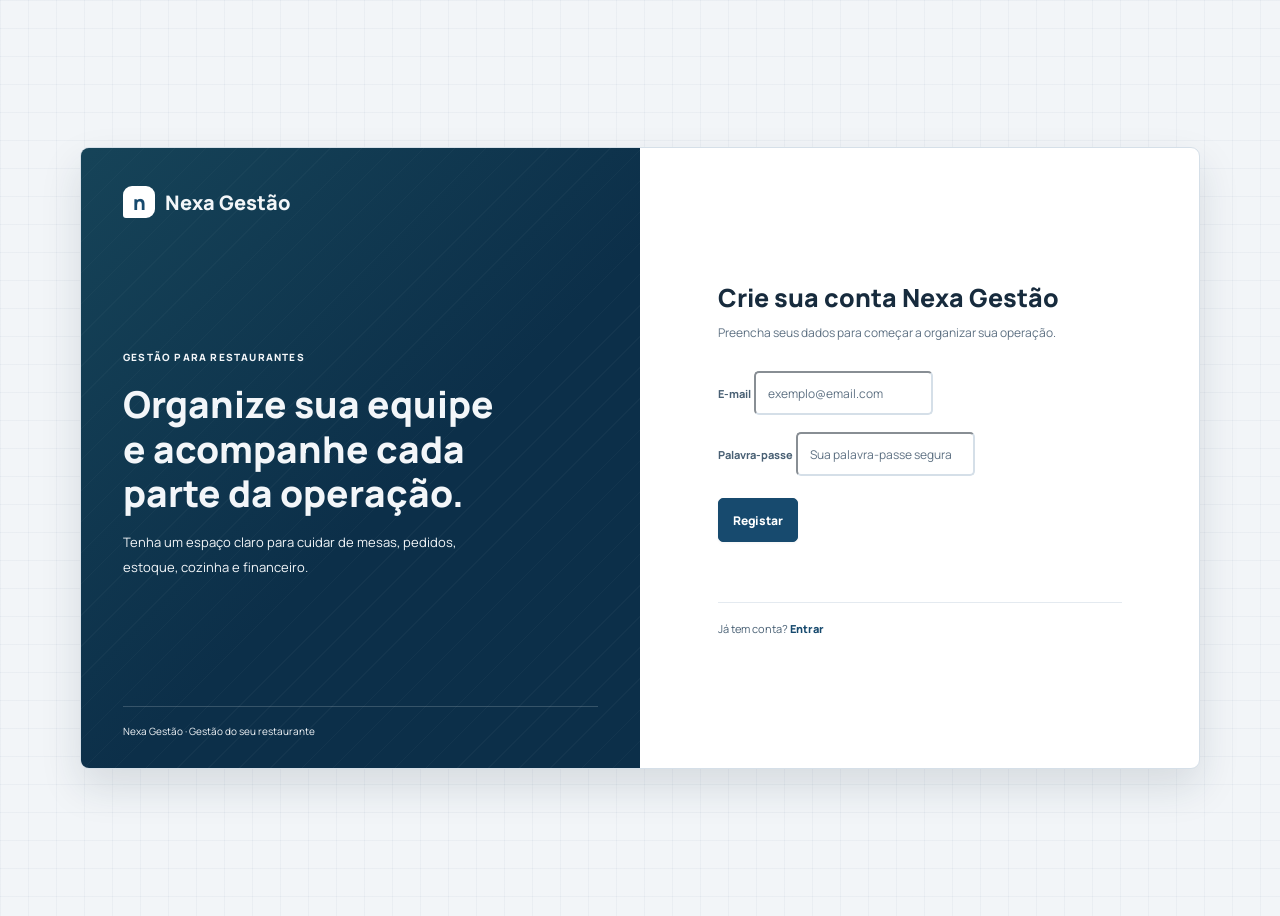
<file: frontend/pages/register.html>
<!DOCTYPE html>
<html lang="pt-BR">
<head>
    <meta charset="UTF-8">
    <meta name="viewport" content="width=device-width, initial-scale=1.0">
    <meta name="description" content="Crie seu acesso à Nexa Gestão e organize a gestão do seu restaurante.">
    <title>Criar conta | Nexa Gestão</title>
<link rel="stylesheet" href="../css/auth.css">
</head>
<body>
    <main class="auth-layout">
        <section class="auth-aside" aria-label="Sobre a Nexa Gestão">
            <a class="auth-brand" href="../index.html"><span class="auth-brand-mark" aria-hidden="true">n</span> Nexa Gestão</a>
            <div class="auth-aside-copy">
                <span class="auth-kicker">Gestão para restaurantes</span>
                <h1>Organize sua equipe e acompanhe cada parte da operação.</h1>
                <p>Tenha um espaço claro para cuidar de mesas, pedidos, estoque, cozinha e financeiro.</p>
            </div>
            <div class="auth-aside-footer">Nexa Gestão · Gestão do seu restaurante</div>
        </section>
        <section class="register-card" aria-labelledby="registerTitle">
        <a class="auth-brand auth-form-brand" href="../index.html"><span class="auth-brand-mark" aria-hidden="true">n</span> Nexa Gestão</a>
        <h2 id="registerTitle">Crie sua conta Nexa Gestão</h2>
        <p class="auth-intro">Preencha seus dados para começar a organizar sua operação.</p>
        
        <div class="form-group">
            <label for="email">E-mail</label>
            <input type="email" id="email" placeholder="exemplo@email.com">
        </div>
        
        <div class="form-group">
            <label for="password">Palavra-passe</label>
            <input type="password" id="password" placeholder="Sua palavra-passe segura">
        </div>
        
        <button onclick="handleRegister()">Registar</button>
        
        <div id="msg" class="msg" role="status" aria-live="polite"></div>

        <div class="links">
            Já tem conta? <a href="login.html">Entrar</a>
        </div>
        </section>
    </main>

    <script>
        const API_URL = "http://127.0.0.1:8000";

        async function handleRegister() {
            const email = document.getElementById("email").value;
            const password = document.getElementById("password").value;
            const msgDiv = document.getElementById("msg");

            msgDiv.innerText = "";
            msgDiv.className = "msg";

            if (!email || !password) {
                msgDiv.innerText = "Preencha todos os campos!";
                msgDiv.classList.add("error");
                return;
            }

            try {
                const response = await fetch(`${API_URL}/auth/register`, {
                    method: "POST",
                    headers: { "Content-Type": "application/json" },
                    body: JSON.stringify({ email, password })
                });

                const data = await response.json();

                if (!response.ok) {
                    throw new Error(data.detail || "Erro ao registar utilizador.");
                }

                msgDiv.innerText = "Conta criada com sucesso! A redirecionar para o login...";
                msgDiv.classList.add("success");

                setTimeout(() => {
                    window.location.href = "login.html";
                }, 1500);

            } catch (error) {
                msgDiv.innerText = error.message;
                msgDiv.classList.add("error");
            }
        }
    </script>
</body>
</html>
</file>
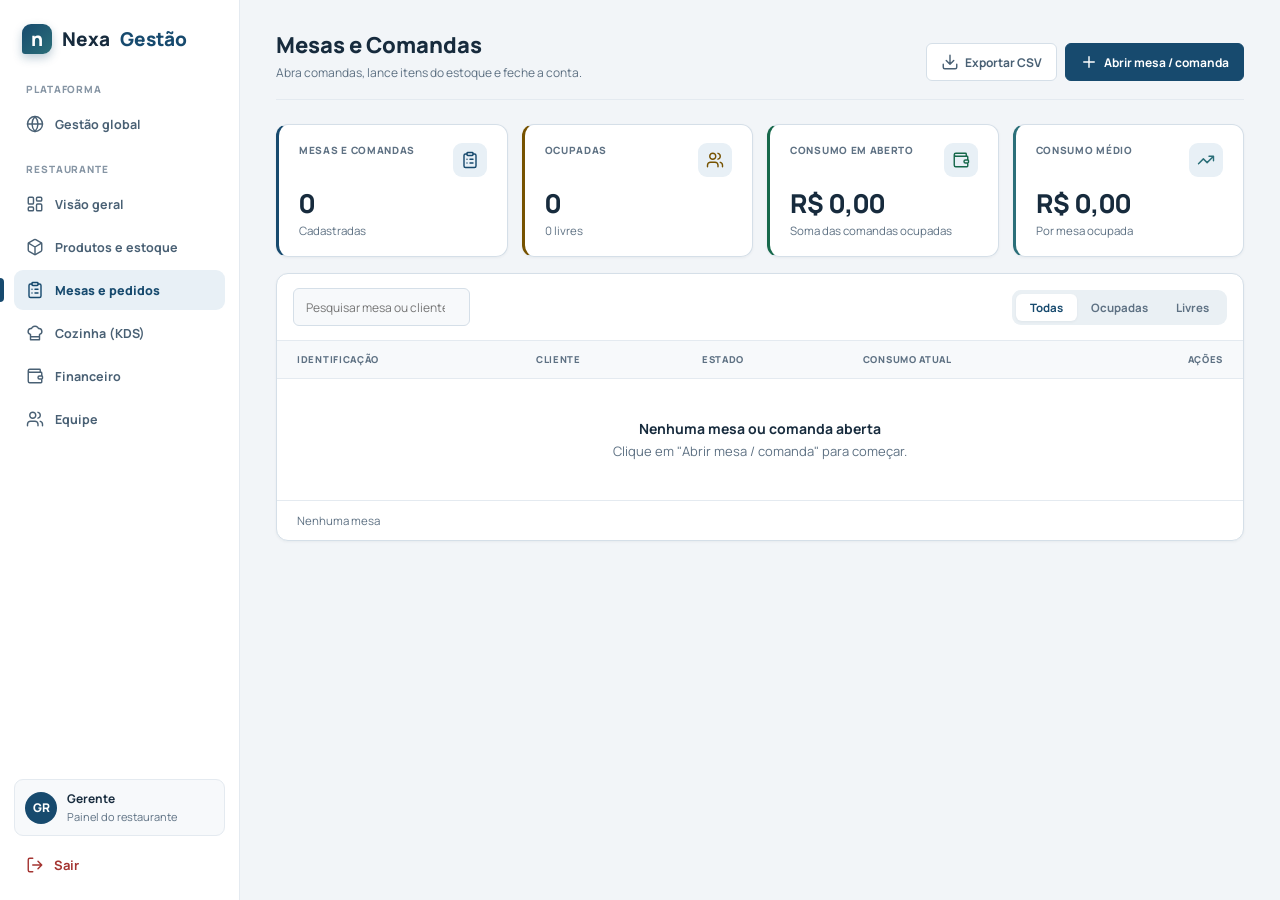
<file: frontend/pages/tables.html>
<!DOCTYPE html>
<html lang="pt-BR">
<head>
<meta charset="UTF-8">
<meta name="viewport" content="width=device-width, initial-scale=1.0">
<meta name="robots" content="noindex, nofollow">
<title>Nexa Gestão — Mesas e Comandas</title>
<link rel="stylesheet" href="https://fonts.googleapis.com/css2?family=Manrope:wght@400;600;700;800&display=swap">
<style>
:root{--p:#174a6e;--ph:#103c5b;--pl:#e8f0f6;--s:#2b6f79;--bg:#f2f5f8;--bg2:#eaf0f4;--sf:#fff;--sf2:#f7f9fb;--hv:#eff4f7;--bd:#d5dfe8;--dv:#e4eaf0;--tx:#172b3d;--t2:#496074;--tm:#5e7183;--ok:#17684b;--okb:#e9f3ed;--er:#a43431;--erb:#f8eae9;--wn:#765200;--wnb:#faf1dc;--fr:rgba(23,74,110,.24);--sh:0 1px 3px rgba(23,43,61,.05);--sm:0 8px 22px rgba(23,43,61,.08)}
*{box-sizing:border-box;margin:0;padding:0;font-family:'Manrope','Segoe UI',system-ui,sans-serif}
body{display:flex;min-height:100vh;background:var(--bg);color:var(--tx);font-size:13px}
button{font:inherit;cursor:pointer}
:focus-visible{outline:3px solid var(--fr);outline-offset:2px}
.sr{position:absolute;width:1px;height:1px;overflow:hidden;clip:rect(0,0,0,0)}
aside{position:sticky;top:0;width:240px;min-width:240px;height:100vh;padding:24px 14px 16px;background:var(--sf);border-right:1px solid var(--dv);display:flex;flex-direction:column;justify-content:space-between}
.logo{display:flex;align-items:center;gap:10px;padding:0 8px;margin-bottom:28px;font-size:19px;font-weight:800}.logo span{color:var(--p)}
.logo::before{content:'n';display:grid;place-items:center;width:30px;height:30px;border-radius:9px 9px 9px 3px;background:linear-gradient(135deg,var(--p),var(--s));color:#fff;font-size:19px;box-shadow:0 4px 10px rgba(23,74,110,.28)}
.icon{width:18px;height:18px;fill:none;stroke:currentColor;stroke-width:1.9;stroke-linecap:round;stroke-linejoin:round;flex:none}
.nl{padding:0 12px 8px;color:#8695a4;font-size:10px;font-weight:800;letter-spacing:.9px;text-transform:uppercase}
.nav{list-style:none;display:flex;flex-direction:column;gap:3px;margin-bottom:18px}
.nav a{position:relative;display:flex;align-items:center;gap:11px;min-height:40px;padding:9px 12px;border-radius:9px;color:var(--t2);font-size:12.5px;font-weight:700;text-decoration:none}
.nav a.on::before{content:'';position:absolute;left:-14px;top:20%;bottom:20%;width:4px;border-radius:0 4px 4px 0;background:var(--p)}
.nav a:hover{background:var(--hv);color:var(--p)}
.nav a.on{background:var(--pl);color:var(--p);font-weight:800}
.sf{display:flex;flex-direction:column;gap:10px}
.uc{display:flex;align-items:center;gap:10px;padding:10px;border:1px solid var(--dv);border-radius:9px;background:var(--sf2)}
.uc .av{display:grid;place-items:center;width:32px;height:32px;border-radius:50%;background:var(--p);color:#fff;font-weight:800;font-size:12px}
.uc b{display:block;font-size:12px}.uc small{color:var(--tm);font-size:11px}
.out{display:flex;align-items:center;gap:10px;width:100%;padding:10px 12px;border:0;border-radius:9px;background:none;color:var(--er);font-weight:700;text-align:left}
.out:hover{background:var(--erb)}
main{flex:1;min-width:0;padding:30px 36px 44px}
.head{display:flex;justify-content:space-between;align-items:flex-end;gap:16px;flex-wrap:wrap;margin-bottom:24px;padding-bottom:18px;border-bottom:1px solid var(--dv)}
h1{font-size:22px;font-weight:800}.sub{margin-top:4px;color:var(--tm);font-size:12px}
.acts{display:flex;gap:8px;flex-wrap:wrap}
.btn{display:inline-flex;align-items:center;justify-content:center;gap:6px;min-height:38px;padding:8px 14px;border-radius:6px;border:1px solid var(--bd);background:var(--sf);color:var(--t2);font-size:12px;font-weight:700}
.btn:hover{border-color:var(--p);background:var(--hv)}
.btn.pr{background:var(--p);border-color:var(--p);color:#fff}.btn.pr:hover{background:var(--ph)}
.btn.sm{min-height:30px;padding:4px 10px;font-size:11px}
.btn.dg:hover{border-color:var(--er);background:var(--erb);color:var(--er)}
.metrics{display:grid;grid-template-columns:repeat(auto-fit,minmax(200px,1fr));gap:14px;margin-bottom:16px}
.card{background:var(--sf);border:1px solid var(--bd);border-radius:12px;box-shadow:var(--sh);overflow:hidden}
.metric{padding:18px 20px;border-left:3px solid var(--a)}
.top{display:flex;justify-content:space-between;align-items:flex-start;gap:8px}
.chip{display:grid;place-items:center;flex:none;width:34px;height:34px;border-radius:9px;background:var(--pl);color:var(--a)}
.mt{color:var(--tm);font-size:10px;font-weight:800;letter-spacing:.7px;text-transform:uppercase}
.mv{margin:8px 0 2px;font-size:26px;font-weight:800;font-variant-numeric:tabular-nums}
.mf{color:var(--tm);font-size:11.5px}
.bar{display:flex;flex-wrap:wrap;gap:12px;align-items:center;justify-content:space-between;padding:14px 16px;border-bottom:1px solid var(--dv)}
.bar input[type=search]{min-height:38px;width:min(100%,300px);padding:8px 12px;border:1px solid var(--bd);border-radius:6px;background:var(--sf2);font-size:12px}
.seg{display:inline-flex;padding:4px;border-radius:9px;background:var(--bg2)}
.seg button{padding:6px 14px;border:0;border-radius:6px;background:none;color:var(--tm);font-size:11.5px;font-weight:700}
.seg button.on{background:#fff;color:var(--p);box-shadow:var(--sh)}
.scroll{overflow-x:auto}
table{width:100%;min-width:760px;border-collapse:collapse}
th{padding:12px 20px;background:var(--sf2);color:var(--tm);font-size:9.5px;font-weight:800;letter-spacing:.7px;text-align:left;text-transform:uppercase;border-bottom:1px solid var(--dv)}
td{padding:13px 20px;border-bottom:1px solid var(--dv);color:var(--t2);font-size:12px;vertical-align:middle}
tbody tr:hover td{background:var(--hv)}tbody tr:last-child td{border:0}
td b{display:block;color:var(--tx);font-size:12.5px}td small{color:var(--tm);font-size:11px}
.r{text-align:right}.ra{display:flex;justify-content:flex-end;gap:6px;flex-wrap:wrap}
.badge{display:inline-flex;align-items:center;gap:6px;padding:5px 10px;border-radius:20px;font-size:10.5px;font-weight:800}
.badge::before{content:'';width:6px;height:6px;border-radius:50%;background:currentColor}
.badge.oc{background:var(--wnb);color:var(--wn)}.badge.li{background:var(--okb);color:var(--ok)}
.empty{display:none;padding:40px 20px;text-align:center;color:var(--tm)}.empty.show{display:block}
.empty b{display:block;color:var(--tx);font-size:14px;margin-bottom:4px}
.foot{display:flex;justify-content:space-between;gap:10px;padding:12px 20px;border-top:1px solid var(--dv);color:var(--tm);font-size:11.5px}
.ov{position:fixed;inset:0;z-index:1000;display:none;align-items:center;justify-content:center;padding:20px;overflow-y:auto;background:rgba(13,32,48,.48)}
.ov.open{display:flex}
.mc{width:min(100%,500px);max-height:calc(100vh - 40px);overflow-y:auto;padding:24px;background:var(--sf);border:1px solid var(--bd);border-radius:12px;box-shadow:0 18px 40px rgba(23,43,61,.13)}
.mh{display:flex;justify-content:space-between;align-items:center;margin-bottom:14px}
.mh h2{font-size:17px;font-weight:800}
.x{width:32px;height:32px;border:1px solid var(--bd);border-radius:6px;background:#fff;color:var(--t2)}
.f{margin-bottom:12px}
.f label{display:block;margin-bottom:5px;color:var(--t2);font-size:11.5px;font-weight:700}
.f input,.f select{width:100%;min-height:40px;padding:9px 12px;border:1px solid var(--bd);border-radius:6px;background:#fff;color:var(--tx);font-size:12.5px}
.f input:focus,.f select:focus{outline:none;border-color:var(--p);box-shadow:0 0 0 3px var(--fr)}
.f2{display:grid;grid-template-columns:1fr 1fr;gap:12px}
.err{display:none;margin:0 0 10px;padding:8px 10px;border-radius:6px;background:var(--erb);color:var(--er);font-size:11.5px;font-weight:700}.err.show{display:block}
.mf2{display:flex;justify-content:flex-end;gap:10px;margin-top:16px}
.il{list-style:none;margin-bottom:12px;border:1px solid var(--dv);border-radius:9px}
.il li{display:flex;justify-content:space-between;align-items:center;gap:10px;padding:9px 12px;border-bottom:1px solid var(--dv)}
.il li:last-child{border:0}.il li span{color:var(--tm);font-size:11px}
.il .none{color:var(--tm);justify-content:center}
.sum{display:flex;justify-content:space-between;padding:6px 0;font-size:13px}
.sum.t{border-top:1px solid var(--dv);margin-top:6px;padding-top:10px;font-size:16px;font-weight:800;color:var(--tx)}
.chk{display:flex;align-items:center;gap:8px;margin:8px 0}.chk input{width:auto;min-height:0}
.toast{position:fixed;left:50%;bottom:24px;z-index:1100;max-width:calc(100% - 32px);padding:12px 16px;border-radius:9px;background:var(--tx);color:#fff;font-size:12.5px;font-weight:600;opacity:0;pointer-events:none;transform:translate(-50%,16px);transition:opacity .25s,transform .25s}
.toast.show{opacity:1;transform:translate(-50%,0)}
@media(max-width:760px){body{display:block}aside{position:static;width:100%;height:auto;padding:14px 16px}.nl,.uc{display:none}.nav a.on::before{display:none}.sf{align-items:flex-end}.nav{flex-direction:row;overflow-x:auto;margin:0}.nav a{white-space:nowrap}main{padding:22px 16px 34px}.f2{grid-template-columns:1fr}}
@media print{aside,.acts,.bar,.ra,.foot,.ov,.toast{display:none!important}body{display:block}main{padding:0}}
</style>
</head>
<body>
<svg width="0" height="0" style="position:absolute" aria-hidden="true">
 <symbol id="i-globe" viewBox="0 0 24 24"><circle cx="12" cy="12" r="10"/><path d="M2 12h20M12 2a15.3 15.3 0 0 1 4 10 15.3 15.3 0 0 1-4 10 15.3 15.3 0 0 1-4-10 15.3 15.3 0 0 1 4-10z"/></symbol>
 <symbol id="i-dash" viewBox="0 0 24 24"><rect x="3" y="3" width="7" height="9" rx="1.5"/><rect x="14" y="3" width="7" height="5" rx="1.5"/><rect x="14" y="12" width="7" height="9" rx="1.5"/><rect x="3" y="16" width="7" height="5" rx="1.5"/></symbol>
 <symbol id="i-box" viewBox="0 0 24 24"><path d="M21 8a2 2 0 0 0-1-1.73l-7-4a2 2 0 0 0-2 0l-7 4A2 2 0 0 0 3 8v8a2 2 0 0 0 1 1.73l7 4a2 2 0 0 0 2 0l7-4A2 2 0 0 0 21 16z"/><path d="M3.27 6.96 12 12.01l8.73-5.05M12 22.08V12"/></symbol>
 <symbol id="i-list" viewBox="0 0 24 24"><rect x="8" y="2" width="8" height="4" rx="1"/><path d="M16 4h2a2 2 0 0 1 2 2v14a2 2 0 0 1-2 2H6a2 2 0 0 1-2-2V6a2 2 0 0 1 2-2h2M12 11h4M12 16h4M8 11h.01M8 16h.01"/></symbol>
 <symbol id="i-chef" viewBox="0 0 24 24"><path d="M6 13.87A4 4 0 0 1 7.41 6a5.11 5.11 0 0 1 1.05-1.54 5 5 0 0 1 7.08 0A5.11 5.11 0 0 1 16.59 6 4 4 0 0 1 18 13.87V21H6zM6 17h12"/></symbol>
 <symbol id="i-wallet" viewBox="0 0 24 24"><path d="M19 7V4a1 1 0 0 0-1-1H5a2 2 0 0 0 0 4h15a1 1 0 0 1 1 1v4h-3a2 2 0 0 0 0 4h3a1 1 0 0 0 1-1v-2a1 1 0 0 0-1-1M3 5v14a2 2 0 0 0 2 2h15a1 1 0 0 0 1-1v-4"/></symbol>
 <symbol id="i-users" viewBox="0 0 24 24"><path d="M16 21v-2a4 4 0 0 0-4-4H6a4 4 0 0 0-4 4v2"/><circle cx="9" cy="7" r="4"/><path d="M22 21v-2a4 4 0 0 0-3-3.87M16 3.13a4 4 0 0 1 0 7.75"/></symbol>
 <symbol id="i-down" viewBox="0 0 24 24"><path d="M21 15v4a2 2 0 0 1-2 2H5a2 2 0 0 1-2-2v-4M7 10l5 5 5-5M12 15V3"/></symbol>
 <symbol id="i-plus" viewBox="0 0 24 24"><path d="M5 12h14M12 5v14"/></symbol>
 <symbol id="i-out" viewBox="0 0 24 24"><path d="M9 21H5a2 2 0 0 1-2-2V5a2 2 0 0 1 2-2h4M16 17l5-5-5-5M21 12H9"/></symbol>
 <symbol id="i-alert" viewBox="0 0 24 24"><path d="m21.73 18-8-14a2 2 0 0 0-3.48 0l-8 14A2 2 0 0 0 4 21h16a2 2 0 0 0 1.73-3M12 9v4M12 17h.01"/></symbol>
 <symbol id="i-check" viewBox="0 0 24 24"><path d="M22 11.08V12a10 10 0 1 1-5.93-9.14M22 4 12 14.01l-3-3"/></symbol>
 <symbol id="i-clock" viewBox="0 0 24 24"><circle cx="12" cy="12" r="10"/><path d="M12 6v6l4 2"/></symbol>
 <symbol id="i-trend" viewBox="0 0 24 24"><path d="m22 7-8.5 8.5-5-5L2 17M16 7h6v6"/></symbol>
 <symbol id="i-max" viewBox="0 0 24 24"><path d="M8 3H5a2 2 0 0 0-2 2v3M21 8V5a2 2 0 0 0-2-2h-3M3 16v3a2 2 0 0 0 2 2h3M16 21h3a2 2 0 0 0 2-2v-3"/></symbol>
 <symbol id="i-vol" viewBox="0 0 24 24"><path d="M11 5 6 9H2v6h4l5 4zM15.54 8.46a5 5 0 0 1 0 7.07M19.07 4.93a10 10 0 0 1 0 14.14"/></symbol>
</svg>
 
<aside>
  <div>
    <div class="logo">Nexa <span>Gestão</span></div>
    <nav aria-label="Navegação principal">
      <div class="nl">Plataforma</div>
      <ul class="nav"><li><a href="../admin_saas.html"><svg class="icon" aria-hidden="true"><use href="#i-globe"/></svg> Gestão global</a></li></ul>
      <div class="nl">Restaurante</div>
      <ul class="nav">
        <li><a href="dashboard.html"><svg class="icon" aria-hidden="true"><use href="#i-dash"/></svg>Visão geral</a></li>
        <li><a href="products.html"><svg class="icon" aria-hidden="true"><use href="#i-box"/></svg>Produtos e estoque</a></li>
        <li><a href="tables.html" class="on" aria-current="page"><svg class="icon" aria-hidden="true"><use href="#i-list"/></svg>Mesas e pedidos</a></li>
        <li><a href="kitchen.html"><svg class="icon" aria-hidden="true"><use href="#i-chef"/></svg>Cozinha (KDS)</a></li>
        <li><a href="financial.html"><svg class="icon" aria-hidden="true"><use href="#i-wallet"/></svg>Financeiro</a></li>
        <li><a href="employees.html"><svg class="icon" aria-hidden="true"><use href="#i-users"/></svg>Equipe</a></li>
      </ul>
    </nav>
  </div>
  <div class="sf">
    <div class="uc"><span class="av" aria-hidden="true">GR</span><div><b>Gerente</b><small>Painel do restaurante</small></div></div>
    <button type="button" class="out" id="btnOut"><svg class="icon" aria-hidden="true"><use href="#i-out"/></svg> Sair</button>
  </div>
</aside>
 
<main>
  <header class="head">
    <div>
      <h1>Mesas e Comandas</h1>
      <p class="sub">Abra comandas, lance itens do estoque e feche a conta.</p>
    </div>
    <div class="acts">
      <button type="button" class="btn" id="btnCsv"><svg class="icon" aria-hidden="true"><use href="#i-down"/></svg>Exportar CSV</button>
      <button type="button" class="btn pr" id="btnNew"><svg class="icon" aria-hidden="true"><use href="#i-plus"/></svg>Abrir mesa / comanda</button>
    </div>
  </header>
 
  <section class="metrics" aria-label="Métricas">
    <div class="card metric" style="--a:var(--p)"><div class="top"><div class="mt">Mesas e comandas</div><span class="chip"><svg class="icon" aria-hidden="true"><use href="#i-list"/></svg></span></div><div class="mv" id="m1">0</div><div class="mf">Cadastradas</div></div>
    <div class="card metric" style="--a:var(--wn)"><div class="top"><div class="mt">Ocupadas</div><span class="chip"><svg class="icon" aria-hidden="true"><use href="#i-users"/></svg></span></div><div class="mv" id="m2">0</div><div class="mf" id="m2f">0 livres</div></div>
    <div class="card metric" style="--a:var(--ok)"><div class="top"><div class="mt">Consumo em aberto</div><span class="chip"><svg class="icon" aria-hidden="true"><use href="#i-wallet"/></svg></span></div><div class="mv" id="m3">R$ 0,00</div><div class="mf">Soma das comandas ocupadas</div></div>
    <div class="card metric" style="--a:var(--s)"><div class="top"><div class="mt">Consumo médio</div><span class="chip"><svg class="icon" aria-hidden="true"><use href="#i-trend"/></svg></span></div><div class="mv" id="m4">R$ 0,00</div><div class="mf">Por mesa ocupada</div></div>
  </section>
 
  <section class="card" aria-label="Atendimento">
    <div class="bar">
      <div><label class="sr" for="q">Pesquisar mesa ou cliente</label><input id="q" type="search" placeholder="Pesquisar mesa ou cliente" autocomplete="off"></div>
      <div class="seg" role="group" aria-label="Filtrar por estado">
        <button type="button" class="on" data-f="all">Todas</button>
        <button type="button" data-f="ocupada">Ocupadas</button>
        <button type="button" data-f="livre">Livres</button>
      </div>
    </div>
    <div class="scroll">
      <table>
        <caption class="sr">Mesas e comandas com cliente, estado e consumo</caption>
        <thead><tr><th>Identificação</th><th>Cliente</th><th>Estado</th><th>Consumo atual</th><th class="r">Ações</th></tr></thead>
        <tbody id="tb"></tbody>
      </table>
    </div>
    <div class="empty show" id="empty" role="status"><b id="et">Nenhuma mesa ou comanda aberta</b><span id="ex">Clique em "Abrir mesa / comanda" para começar.</span></div>
    <div class="foot"><span id="cnt">Nenhuma mesa</span><span id="note" style="color:var(--wn);font-weight:700"></span></div>
  </section>
</main>
 
<!-- Modal: abrir / editar mesa -->
<div class="ov" id="mTable"><div class="mc" role="dialog" aria-modal="true" aria-labelledby="tTitle">
  <div class="mh"><h2 id="tTitle">Abrir mesa ou comanda</h2><button type="button" class="x" data-close aria-label="Fechar">✕</button></div>
  <form id="fTable" novalidate>
    <p class="err" id="e1" role="alert"></p>
    <div class="f"><label for="iName">Identificação</label><input id="iName" maxlength="40" autocomplete="off" placeholder="Ex: Mesa 05 / Comanda 12"></div>
    <div class="f"><label for="iClient">Cliente / responsável</label><input id="iClient" maxlength="60" autocomplete="off" placeholder="Ex: Mateus Silva"></div>
    <div class="f2">
      <div class="f"><label for="iPeople">Pessoas</label><input id="iPeople" inputmode="numeric" autocomplete="off" placeholder="Ex: 4"></div>
      <div class="f"><label for="iStatus">Estado</label><select id="iStatus"><option value="ocupada">Ocupada</option><option value="livre">Livre</option></select></div>
    </div>
    <div class="f" id="fInit"><label for="iInit">Consumo inicial (R$) <small>opcional</small></label><input id="iInit" inputmode="decimal" autocomplete="off" placeholder="Ex: 85,50"></div>
    <div class="mf2"><button type="button" class="btn" data-close>Cancelar</button><button type="submit" class="btn pr" id="tSubmit">Abrir mesa</button></div>
  </form>
</div></div>
 
<!-- Modal: itens da comanda -->
<div class="ov" id="mItems"><div class="mc" role="dialog" aria-modal="true" aria-labelledby="iTitle">
  <div class="mh"><h2 id="iTitle">Comanda</h2><button type="button" class="x" data-close aria-label="Fechar">✕</button></div>
  <ul class="il" id="iList"></ul>
  <div class="sum t"><span>Subtotal</span><span id="iTotal">R$ 0,00</span></div>
  <form id="fItem" novalidate style="margin-top:14px">
    <p class="err" id="e2" role="alert"></p>
    <div class="f"><label for="iProd">Item</label><select id="iProd"></select></div>
    <div class="f2" id="avulso" hidden>
      <div class="f"><label for="aName">Nome do item avulso</label><input id="aName" maxlength="60" autocomplete="off"></div>
      <div class="f"><label for="aPrice">Preço (R$)</label><input id="aPrice" inputmode="decimal" autocomplete="off" placeholder="Ex: 12,50"></div>
    </div>
    <div class="f"><label for="iQty">Quantidade</label><input id="iQty" inputmode="decimal" autocomplete="off" value="1"></div>
    <div class="mf2"><button type="button" class="btn" data-close>Fechar</button><button type="submit" class="btn pr">Adicionar item</button></div>
  </form>
</div></div>
 
<!-- Modal: fechar conta -->
<div class="ov" id="mClose"><div class="mc" role="dialog" aria-modal="true" aria-labelledby="cTitle">
  <div class="mh"><h2 id="cTitle">Fechar conta</h2><button type="button" class="x" data-close aria-label="Fechar">✕</button></div>
  <p class="err" id="e3" role="alert"></p>
  <div class="sum"><span>Subtotal</span><span id="cSub">R$ 0,00</span></div>
  <label class="chk"><input type="checkbox" id="cSvc" checked> Incluir taxa de serviço (10%)</label>
  <div class="sum"><span>Serviço</span><span id="cSvcV">R$ 0,00</span></div>
  <div class="sum t"><span>Total</span><span id="cTot">R$ 0,00</span></div>
  <div class="f2" style="margin-top:14px">
    <div class="f"><label for="cPpl">Dividir entre (pessoas)</label><input id="cPpl" inputmode="numeric" value="1"></div>
    <div class="f"><label for="cPay">Pagamento</label><select id="cPay"><option>Dinheiro</option><option>Pix</option><option>Cartão de débito</option><option>Cartão de crédito</option></select></div>
  </div>
  <div class="sum"><span>Por pessoa</span><b id="cEach">R$ 0,00</b></div>
  <div class="mf2"><button type="button" class="btn" data-close>Cancelar</button><button type="button" class="btn pr" id="cOk">Confirmar pagamento</button></div>
</div></div>
 
<div class="toast" id="toast" role="status" aria-live="polite"></div>
 
<script>
(function () {
'use strict';
var KT = 'nexa_tables', KP = 'nexa_products', KS = 'nexa_sales';
function $(s) { return document.querySelector(s); }
function el(t, c, x) { var e = document.createElement(t); if (c) e.className = c; if (x != null) e.textContent = x; return e; }
function brl(n) { return n.toLocaleString('pt-BR', { style: 'currency', currency: 'BRL' }); }
function fq(n) { return n.toLocaleString('pt-BR', { maximumFractionDigits: 3 }); }
function r3(n) { return Math.round(n * 1000) / 1000; }
function r2(n) { return Math.round(n * 100) / 100; }
function slug(s) { return String(s).normalize('NFD').replace(/[\u0300-\u036f]/g, '').toLowerCase().trim(); }
function parseBR(s) {
  s = String(s).replace(/\s|R\$/g, ''); if (!s) return NaN;
  if (s.indexOf(',') > -1) s = s.replace(/\./g, '').replace(',', '.');
  else if ((s.match(/\./g) || []).length > 1) s = s.replace(/\./g, '');
  var n = Number(s); return isFinite(n) ? n : NaN;
}
 
/* Armazenamento: localStorage, com cópia em memória se o navegador bloquear */
var mem = {}, ok = true;
try { localStorage.setItem('__t', '1'); localStorage.removeItem('__t'); } catch (e) { ok = false; }
function get(k) { if (!ok) return mem[k] || null; try { return localStorage.getItem(k); } catch (e) { ok = false; return mem[k] || null; } }
function set(k, v) { mem[k] = v; if (!ok) return; try { localStorage.setItem(k, v); } catch (e) { ok = false; toast('Não foi possível salvar neste navegador.'); } }
function readArr(k) { try { var a = JSON.parse(get(k) || '[]'); return Array.isArray(a) ? a : []; } catch (e) { return []; } }
 
/* Estado */
var T = [], uid = 1, filter = 'all', editing = null, cur = null;
function load() {
  T = readArr(KT).filter(function (t) { return t && typeof t.name === 'string'; }).map(function (t) {
    return { id: Number(t.id) || uid++, name: t.name, client: String(t.client || ''), people: Math.max(0, parseInt(t.people, 10) || 0),
      status: t.status === 'livre' ? 'livre' : 'ocupada', opened: Number(t.opened) || 0,
      items: (Array.isArray(t.items) ? t.items : []).map(function (i) { return { pid: i.pid == null ? null : Number(i.pid), name: String(i.name), price: Math.max(0, Number(i.price) || 0), qty: Math.max(0, Number(i.qty) || 0), unit: String(i.unit || 'un') }; }) };
  });
  uid = T.reduce(function (m, t) { return Math.max(m, t.id); }, 0) + 1;
}
function save() { set(KT, JSON.stringify(T)); }
function sub(t) { return r2(t.items.reduce(function (s, i) { return s + i.price * i.qty; }, 0)); }
var toastEl = $('#toast'), tt = 0;
function toast(m) { toastEl.textContent = m; toastEl.classList.add('show'); clearTimeout(tt); tt = setTimeout(function () { toastEl.classList.remove('show'); }, 3400); }
 
/* Estoque: baixa ao lançar, devolução ao remover */
function stockMove(pid, delta) {
  if (pid == null) return;
  var a = readArr(KP), p = a.filter(function (x) { return Number(x.id) === pid; })[0];
  if (!p) return; p.qty = Math.max(0, r3((Number(p.qty) || 0) + delta)); set(KP, JSON.stringify(a));
}
 
/* Tabela */
function render() {
  var term = slug($('#q').value), body = $('#tb'), n = 0, occ = T.filter(function (t) { return t.status === 'ocupada'; });
  var tot = occ.reduce(function (s, t) { return s + sub(t); }, 0);
  $('#m1').textContent = T.length; $('#m2').textContent = occ.length; $('#m2f').textContent = (T.length - occ.length) + (T.length - occ.length === 1 ? ' livre' : ' livres');
  $('#m3').textContent = brl(tot); $('#m4').textContent = brl(occ.length ? tot / occ.length : 0);
  body.textContent = '';
  T.filter(function (t) {
    if (filter !== 'all' && t.status !== filter) return false;
    return !term || slug(t.name + ' ' + t.client).indexOf(term) > -1;
  }).sort(function (a, b) { return a.name.localeCompare(b.name, 'pt-BR', { numeric: true }); }).forEach(function (t) {
    n++;
    var tr = el('tr'), c1 = el('td'), c2 = el('td', '', t.client || '—'), c3 = el('td'), c4 = el('td'), c5 = el('td', 'r'), a = el('div', 'ra');
    c1.appendChild(el('b', '', t.name));
    var info = (t.people ? t.people + (t.people === 1 ? ' pessoa' : ' pessoas') : 'sem nº de pessoas') + (t.status === 'ocupada' && t.opened ? ' · aberta às ' + new Date(t.opened).toLocaleTimeString('pt-BR', { hour: '2-digit', minute: '2-digit' }) : '');
    c1.appendChild(el('small', '', info));
    c3.appendChild(el('span', 'badge ' + (t.status === 'ocupada' ? 'oc' : 'li'), t.status === 'ocupada' ? 'Ocupada' : 'Livre'));
    c4.appendChild(el('b', '', brl(sub(t)))); c4.appendChild(el('small', '', t.items.length + (t.items.length === 1 ? ' item' : ' itens')));
    function ab(txt, cls, fn, lbl) { var b = el('button', 'btn sm ' + cls, txt); b.type = 'button'; b.setAttribute('aria-label', lbl + ' ' + t.name); b.addEventListener('click', fn); a.appendChild(b); }
    if (t.status === 'ocupada') { ab('Comanda', '', function () { openItems(t); }, 'Abrir comanda de'); ab('Fechar conta', 'pr', function () { openClose(t); }, 'Fechar conta de'); }
    ab('Editar', '', function () { openTable(t); }, 'Editar');
    ab('Excluir', 'dg', function () { del(t); }, 'Excluir');
    c5.appendChild(a); [c1, c2, c3, c4, c5].forEach(function (c) { tr.appendChild(c); }); body.appendChild(tr);
  });
  var none = T.length === 0;
  $('#empty').classList.toggle('show', n === 0);
  $('#et').textContent = none ? 'Nenhuma mesa ou comanda aberta' : 'Nada encontrado';
  $('#ex').textContent = none ? 'Clique em "Abrir mesa / comanda" para começar.' : 'Ajuste a busca ou o filtro.';
  $('#cnt').textContent = none ? 'Nenhuma mesa' : 'Mostrando ' + n + ' de ' + T.length;
}
function del(t) {
  if (!window.confirm('Excluir "' + t.name + '"?' + (t.items.length ? ' Os itens voltam ao estoque.' : ''))) return;
  t.items.forEach(function (i) { stockMove(i.pid, i.qty); });
  T = T.filter(function (x) { return x !== t; }); save(); render(); toast('"' + t.name + '" excluída.');
}
document.querySelectorAll('.seg button').forEach(function (b) {
  b.addEventListener('click', function () {
    document.querySelectorAll('.seg button').forEach(function (x) { x.classList.toggle('on', x === b); });
    filter = b.dataset.f; render();
  });
});
$('#q').addEventListener('input', render);
 
/* Modais */
function show(id) { $(id).classList.add('open'); }
function hide(m) { m.classList.remove('open'); render(); }
function err(id, msg) { var e = $(id); e.textContent = msg || ''; e.classList.toggle('show', !!msg); }
document.addEventListener('click', function (e) {
  var m = e.target.closest('.ov');
  if (e.target.closest('[data-close]') || e.target.classList.contains('ov')) hide(e.target.closest('.ov'));
});
document.addEventListener('keydown', function (e) { if (e.key === 'Escape') document.querySelectorAll('.ov.open').forEach(hide); });
 
/* Abrir / editar mesa */
function openTable(t) {
  editing = t || null; err('#e1');
  $('#tTitle').textContent = t ? 'Editar mesa' : 'Abrir mesa ou comanda'; $('#tSubmit').textContent = t ? 'Salvar' : 'Abrir mesa';
  $('#iName').value = t ? t.name : ''; $('#iClient').value = t ? t.client : ''; $('#iPeople').value = t && t.people ? t.people : ''; $('#iStatus').value = t ? t.status : 'ocupada';
  $('#iInit').value = ''; toggleInit();
  show('#mTable'); setTimeout(function () { $('#iName').focus(); }, 0);
}
function toggleInit() { $('#fInit').hidden = !!editing || $('#iStatus').value === 'livre'; }
$('#iStatus').addEventListener('change', toggleInit);
$('#btnNew').addEventListener('click', function () { openTable(null); });
$('#fTable').addEventListener('submit', function (e) {
  e.preventDefault();
  var name = $('#iName').value.trim(), client = $('#iClient').value.trim(), st = $('#iStatus').value, pp = $('#iPeople').value.trim() === '' ? 0 : Number($('#iPeople').value);
  if (!name) return err('#e1', 'Informe a identificação da mesa ou comanda.');
  if (T.some(function (x) { return x !== editing && slug(x.name) === slug(name); })) return err('#e1', 'Já existe uma mesa ou comanda com essa identificação.');
  if (st === 'ocupada' && !client) return err('#e1', 'Informe o cliente ou responsável.');
  if (!isFinite(pp) || pp < 0 || pp % 1 !== 0) return err('#e1', 'Número de pessoas inválido.');
  if (editing && st === 'livre' && editing.items.length) return err('#e1', 'Feche a conta ou remova os itens antes de liberar a mesa.');
  var init = 0, iv = $('#iInit').value.trim();
  if (!editing && st === 'ocupada' && iv !== '') { init = parseBR(iv); if (isNaN(init) || init < 0) return err('#e1', 'Consumo inicial inválido (ex: 85,50).'); }
  if (editing) {
    if (editing.status === 'livre' && st === 'ocupada') editing.opened = Date.now();
    editing.name = name; editing.client = st === 'livre' ? '' : client; editing.people = st === 'livre' ? 0 : pp; editing.status = st; toast('"' + name + '" atualizada.');
  } else { T.push({ id: uid++, name: name, client: st === 'livre' ? '' : client, people: st === 'livre' ? 0 : pp, status: st, opened: st === 'ocupada' ? Date.now() : 0, items: init > 0 ? [{ pid: null, name: 'Consumo inicial', price: r2(init), qty: 1, unit: 'un' }] : [] }); toast('"' + name + '" cadastrada.'); }
  save(); hide($('#mTable'));
});
 
/* Itens da comanda */
function fillProducts() {
  var s = $('#iProd'); s.textContent = '';
  readArr(KP).filter(function (p) { return p.type === 'venda' && Number(p.qty) > 0; })
    .sort(function (a, b) { return String(a.name).localeCompare(String(b.name), 'pt-BR'); })
    .forEach(function (p) { var o = el('option', '', p.name + ' — ' + brl(Number(p.price) || 0) + ' (' + fq(Number(p.qty)) + ' ' + (p.unit || 'un') + ')'); o.value = p.id; s.appendChild(o); });
  var o = el('option', '', 'Item avulso (sem baixa no estoque)'); o.value = ''; s.appendChild(o);
  $('#avulso').hidden = s.value !== '';
}
$('#iProd').addEventListener('change', function () { $('#avulso').hidden = this.value !== ''; });
function renderItems() {
  var ul = $('#iList'); ul.textContent = '';
  if (!cur.items.length) ul.appendChild(el('li', 'none', 'Nenhum item lançado.'));
  cur.items.forEach(function (i, k) {
    var li = el('li'), d = el('div'); d.appendChild(el('b', '', fq(i.qty) + ' ' + i.unit + ' × ' + i.name)); d.appendChild(el('span', '', brl(i.price) + ' cada · ' + brl(r2(i.price * i.qty))));
    var b = el('button', 'btn sm dg', 'Remover'); b.type = 'button'; b.setAttribute('aria-label', 'Remover ' + i.name);
    b.addEventListener('click', function () { stockMove(i.pid, i.qty); cur.items.splice(k, 1); save(); fillProducts(); renderItems(); });
    li.appendChild(d); li.appendChild(b); ul.appendChild(li);
  });
  $('#iTotal').textContent = brl(sub(cur));
}
function openItems(t) { cur = t; err('#e2'); $('#iTitle').textContent = 'Comanda — ' + t.name; $('#iQty').value = '1'; $('#aName').value = ''; $('#aPrice').value = ''; fillProducts(); renderItems(); show('#mItems'); }
$('#fItem').addEventListener('submit', function (e) {
  e.preventDefault(); err('#e2');
  var qty = parseBR($('#iQty').value), pid = $('#iProd').value;
  if (isNaN(qty) || qty <= 0) return err('#e2', 'Informe uma quantidade maior que zero.');
  var item;
  if (pid === '') {
    var nm = $('#aName').value.trim(), pr = parseBR($('#aPrice').value);
    if (!nm) return err('#e2', 'Informe o nome do item avulso.');
    if (isNaN(pr) || pr < 0) return err('#e2', 'Informe um preço válido (ex: 12,50).');
    if (qty % 1 !== 0) return err('#e2', 'Item avulso: use quantidade inteira.');
    item = { pid: null, name: nm, price: r2(pr), qty: qty, unit: 'un' };
  } else {
    var p = readArr(KP).filter(function (x) { return String(x.id) === pid; })[0];
    if (!p) return err('#e2', 'Produto não encontrado no estoque.');
    if ((p.unit || 'un') === 'un' && qty % 1 !== 0) return err('#e2', 'Este produto é vendido por unidade: use número inteiro.');
    if (qty > Number(p.qty)) return err('#e2', 'Estoque insuficiente: disponível ' + fq(Number(p.qty)) + ' ' + (p.unit || 'un') + '.');
    item = { pid: Number(p.id), name: p.name, price: Number(p.price) || 0, qty: r3(qty), unit: p.unit || 'un' };
    stockMove(item.pid, -item.qty);
  }
  var same = item.pid != null ? cur.items.filter(function (i) { return i.pid === item.pid; })[0] : null;
  if (same) same.qty = r3(same.qty + item.qty); else cur.items.push(item);
  save(); $('#iQty').value = '1'; $('#aName').value = ''; $('#aPrice').value = ''; fillProducts(); renderItems();
});
 
/* Fechar conta */
function calc() {
  var s = sub(cur), sv = $('#cSvc').checked ? r2(s * 0.1) : 0, tot = r2(s + sv), pp = Number($('#cPpl').value);
  $('#cSub').textContent = brl(s); $('#cSvcV').textContent = brl(sv); $('#cTot').textContent = brl(tot);
  $('#cEach').textContent = brl(isFinite(pp) && pp >= 1 ? r2(tot / Math.floor(pp)) : tot);
  return { s: s, sv: sv, tot: tot };
}
function openClose(t) {
  cur = t; err('#e3'); $('#cTitle').textContent = 'Fechar conta — ' + t.name; $('#cSvc').checked = true; $('#cPpl').value = t.people || 1; $('#cPay').selectedIndex = 0; calc(); show('#mClose');
}
$('#cSvc').addEventListener('change', calc); $('#cPpl').addEventListener('input', calc);
$('#cOk').addEventListener('click', function () {
  if (!cur.items.length) return err('#e3', 'A comanda está sem itens.');
  var v = calc(), sales = readArr(KS);
  sales.push({ date: new Date().toISOString(), table: cur.name, client: cur.client, subtotal: v.s, service: v.sv, total: v.tot, method: $('#cPay').value });
  set(KS, JSON.stringify(sales));
  cur.items = []; cur.status = 'livre'; cur.client = ''; cur.people = 0; cur.opened = 0; save();
  var nm = cur.name; hide($('#mClose')); toast('Conta de "' + nm + '" fechada: ' + brl(v.tot) + '. Mesa liberada.');
});
 
/* CSV */
function csvCell(v) { var s = String(v); if (/^[=+\-@\t\r]/.test(s)) s = "'" + s; return /[;"\n\r]/.test(s) ? '"' + s.replace(/"/g, '""') + '"' : s; }
$('#btnCsv').addEventListener('click', function () {
  var rows = [['Identificação', 'Cliente', 'Pessoas', 'Estado', 'Itens', 'Consumo (R$)']];
  T.slice().sort(function (a, b) { return a.name.localeCompare(b.name, 'pt-BR', { numeric: true }); }).forEach(function (t) {
    rows.push([t.name, t.client, t.people, t.status === 'ocupada' ? 'Ocupada' : 'Livre', t.items.map(function (i) { return fq(i.qty) + 'x ' + i.name; }).join(', '), sub(t).toLocaleString('pt-BR', { minimumFractionDigits: 2 })]);
  });
  var blob = new Blob(['\uFEFF' + rows.map(function (r) { return r.map(csvCell).join(';'); }).join('\r\n')], { type: 'text/csv;charset=utf-8' });
  var a = document.createElement('a'), d = new Date(); a.href = URL.createObjectURL(blob);
  a.download = 'mesas-nexa-gestao-' + d.getFullYear() + '-' + String(d.getMonth() + 1).padStart(2, '0') + '-' + String(d.getDate()).padStart(2, '0') + '.csv';
  document.body.appendChild(a); a.click(); a.remove(); toast('Arquivo CSV gerado.');
});
 
$('#btnOut').addEventListener('click', function () { window.location.href = '../index.html'; });
load(); render();
if (!ok) $('#note').textContent = 'Armazenamento bloqueado: os dados ficam só nesta aba. Abra o arquivo direto no Chrome ou Edge.';
})();
</script>
</body>
</html>
</file>
<file: frontend/css/auth.css>
@import url('tokens.css');
@import url('https://fonts.googleapis.com/css2?family=Manrope:wght@400;500;600;700;800&display=swap');

* { box-sizing: border-box; }

body {
    display: grid;
    min-height: 100vh;
    height: auto;
    padding: 32px;
    background-color: var(--color-background);
    background-image: linear-gradient(color-mix(in srgb, var(--color-primary) 4%, transparent) 1px, transparent 1px), linear-gradient(90deg, color-mix(in srgb, var(--color-primary) 4%, transparent) 1px, transparent 1px);
    background-size: 28px 28px;
    color: var(--auth-ink);
    font-family: 'Manrope', 'Segoe UI', sans-serif;
    -webkit-font-smoothing: antialiased;
}

.auth-layout {
    display: grid;
    width: min(100%, 1120px);
    min-height: 620px;
    grid-template-columns: 1fr 1fr;
    margin: auto;
    overflow: hidden;
    border: 1px solid var(--color-border);
    border-radius: var(--radius-lg);
    background: var(--color-surface);
    box-shadow: var(--shadow-lg);
}

.auth-aside {
    display: flex;
    min-height: 620px;
    flex-direction: column;
    justify-content: space-between;
    padding: 38px 42px 30px;
    background-color: var(--color-primary-active);
    background-image: linear-gradient(135deg, color-mix(in srgb, var(--color-secondary) 32%, transparent), transparent 56%), repeating-linear-gradient(135deg, color-mix(in srgb, var(--color-on-dark) 3%, transparent) 0, color-mix(in srgb, var(--color-on-dark) 3%, transparent) 1px, transparent 1px, transparent 22px);
    color: var(--color-on-dark);
}

.auth-brand {
    display: inline-flex;
    align-items: center;
    gap: 10px;
    width: fit-content;
    color: inherit;
    font-size: 20px;
    font-weight: 800;
    text-decoration: none;
}

.auth-brand-mark {
    display: grid;
    width: 32px;
    height: 32px;
    place-items: center;
    border-radius: 9px 9px 9px 3px;
    background: var(--color-surface);
    color: var(--color-primary);
    font-size: 20px;
    font-weight: 800;
}

.auth-aside-copy { max-width: 390px; margin-block: auto; padding: 56px 0; }
.auth-kicker { color: var(--color-on-dark); font-size: 10px; font-weight: 800; letter-spacing: 1.2px; text-transform: uppercase; }
.auth-aside-copy h1 { margin: 16px 0 15px; color: var(--color-on-dark); font-size: 37px; font-weight: 800; line-height: 1.2; }
.auth-aside-copy p { max-width: 350px; margin: 0; color: var(--color-on-dark); font-size: 13px; line-height: 1.9; }
.auth-aside-footer { padding-top: 17px; border-top: 1px solid color-mix(in srgb, var(--color-on-dark) 18%, transparent); color: var(--color-on-dark); font-size: 10px; }

.login-card, .register-card {
    width: 100%;
    max-width: 520px;
    align-self: center;
    justify-self: center;
    padding: 54px 58px;
    border: 0;
    border-radius: 0;
    background: var(--color-surface);
    box-shadow: none;
}

.auth-form-brand { display: none; }
.login-card h2, .register-card h2 { margin: 0 0 8px; color: var(--color-text); font-size: 25px; font-weight: 800; text-align: left; }
.auth-intro { margin: 0 0 28px; color: var(--auth-muted); font-size: 12px; line-height: 1.7; }
.login-card .form-group, .register-card .form-group { margin-bottom: 17px; }
.login-card label, .register-card label { margin-bottom: 7px; color: var(--color-text-secondary); font-size: 11px; font-weight: 750; }
.login-card input, .register-card input { min-height: 44px; padding: 10px 12px; border-color: var(--color-border); border-radius: var(--radius-sm); background: var(--color-surface); color: var(--color-text); font-family: inherit; font-size: 12px; transition: border-color 160ms ease, box-shadow 160ms ease; }
.login-card input::placeholder, .register-card input::placeholder { color: var(--color-text-muted); opacity: 1; }
.login-card input:focus, .register-card input:focus { border-color: var(--color-primary); box-shadow: 0 0 0 3px var(--color-focus-ring); }
.login-card button, .register-card button { min-height: 44px; margin-top: 5px; padding: 10px 14px; border: 1px solid var(--color-primary); border-radius: var(--radius-sm); background: var(--color-primary); box-shadow: var(--shadow-sm); color: var(--color-on-primary); font-family: inherit; font-size: 12px; font-weight: 800; transition: transform 160ms ease, background 160ms ease, box-shadow 160ms ease; }
.login-card button:hover, .register-card button:hover { transform: translateY(-1px); border-color: var(--color-primary-hover); background: var(--color-primary-hover); box-shadow: var(--shadow-md); }
.login-card button:focus-visible, .register-card button:focus-visible, .login-card a:focus-visible, .register-card a:focus-visible { outline: 3px solid var(--color-focus-ring); outline-offset: 3px; }
.login-card button:disabled, .register-card button:disabled { border-color: var(--color-border); background: var(--color-background-alt); box-shadow: none; color: var(--color-text-disabled); cursor: not-allowed; transform: none; }
.msg { min-height: 20px; margin-top: 14px; font-size: 11px; line-height: 1.6; }
.msg.error { color: var(--color-danger); }
.msg.success { color: var(--color-success); }
.links { margin-top: 26px; padding-top: 18px; border-top: 1px solid var(--color-divider); color: var(--color-text-secondary); font-size: 11px; }
.links a { color: var(--color-primary); font-weight: 800; text-decoration: none; }
.links a:hover { text-decoration: underline; }

@media (max-width: 760px) {
    body { padding: 18px; }
    .auth-layout { min-height: 0; grid-template-columns: 1fr; }
    .auth-aside { display: none; }
    .login-card, .register-card { width: 100%; max-width: 480px; padding: 40px 32px; }
    .auth-form-brand { display: flex; margin-bottom: 35px; color: var(--color-text); }
    .auth-form-brand .auth-brand-mark { background: var(--color-primary); color: var(--color-on-primary); }
}

@media (max-width: 420px) {
    body { padding: 12px; }
    .login-card, .register-card { padding: 30px 22px; }
    .auth-form-brand { margin-bottom: 28px; }
}

@media (prefers-reduced-motion: reduce) {
    *, *::before, *::after { transition-duration: .01ms !important; }
}
</file>
